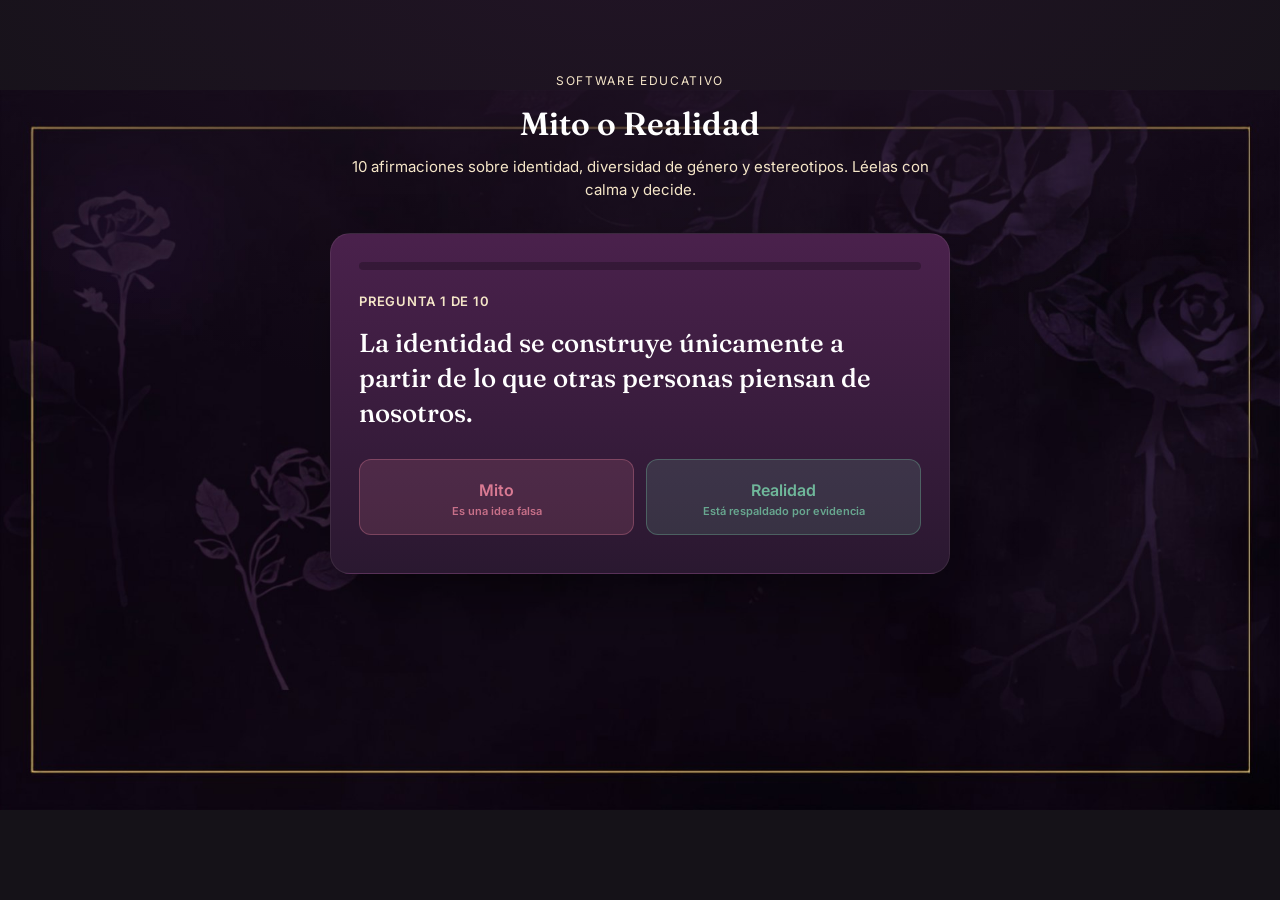
<file: juegosplus/Nivel 1/index.html>
<!DOCTYPE html>
<html lang="es">
<head>
<meta charset="UTF-8">
<meta name="viewport" content="width=device-width, initial-scale=1.0">
<title>Mito o Realidad — Identidad, diversidad de género y estereotipos</title>
<link rel="preconnect" href="https://fonts.googleapis.com">
<link href="https://fonts.googleapis.com/css2?family=Fraunces:opsz,wght@9..144,500;9..144,600&family=Inter:wght@400;500;600;700&display=swap" rel="stylesheet">
<link rel="stylesheet" href="css/estilos.css">
</head>
<body>

<div class="wrap">
  <div class="eyebrow-top">Software educativo</div>
  <h1 class="title display">Mito o Realidad</h1>
  <p class="subtitle">10 afirmaciones sobre identidad, diversidad de género y estereotipos. Léelas con calma y decide.</p>

  <div class="card" id="card">

    <!-- Pantalla de juego -->
    <div id="game">
      <div class="progress-track">
        <div class="progress-fill" id="progressFill"></div>
      </div>

      <div class="eyebrow" id="questionCount">Pregunta 1 de 10</div>
      <div class="statement display" id="statementText" aria-live="polite"></div>

      <div class="actions">
        <button class="choice-btn myth" id="btnMito" onclick="responder(true)">
          <span class="btn-icon" id="iconMito" aria-hidden="true"></span>
          Mito
          <span class="sub">Es una idea falsa</span>
        </button>
        <button class="choice-btn reality" id="btnRealidad" onclick="responder(false)">
          <span class="btn-icon" id="iconRealidad" aria-hidden="true"></span>
          Realidad
          <span class="sub">Está respaldado por evidencia</span>
        </button>
      </div>

      <div class="feedback" id="feedback" aria-live="polite">
        <div class="verdict" id="feedbackVerdict"></div>
        <p id="feedbackText"></p>
      </div>

      <button class="next-btn" id="nextBtn" onclick="siguientePregunta()">Siguiente</button>
    </div>

    <!-- Pantalla de resultados -->
    <div class="results" id="results">
      <div class="eyebrow">Resultado</div>

      <div class="score-ring" id="scoreRing">
        <svg viewBox="0 0 120 120" width="140" height="140" aria-hidden="true">
          <defs>
            <linearGradient id="ringGradient" x1="0%" y1="0%" x2="100%" y2="100%">
              <stop offset="0%" stop-color="#5E2D63"/>
              <stop offset="85%" stop-color="#C9A44C"/>
              <stop offset="100%" stop-color="#E7C56B"/>
            </linearGradient>
          </defs>
          <circle class="ring-track" cx="60" cy="60" r="52"></circle>
          <circle class="ring-fill" id="ringFill" cx="60" cy="60" r="52"></circle>
        </svg>
        <div class="score display" id="scoreText">0/10</div>
      </div>

      <div class="score-label">afirmaciones identificadas correctamente</div>
      <p class="message" id="resultMessage"></p>

      <div class="resources">
        <h3>Para seguir reflexionando</h3>
        <ul>
          <li>Habla sobre estos temas con tu familia, docentes o personas de confianza: conversarlo ayuda a comprenderlo mejor.</li>
          <li>Observa los estereotipos presentes en la publicidad, el cine o las redes sociales que consumes a diario.</li>
          <li>Respetar la identidad y la forma de ser de cada persona es una manera concreta de construir entornos más inclusivos.</li>
        </ul>
      </div>

      <button class="restart-btn" onclick="reiniciarJuego()">Volver a jugar</button>
    </div>

  </div>
</div>

<script src="js/juego.js"></script>

</body>
</html>
</file>
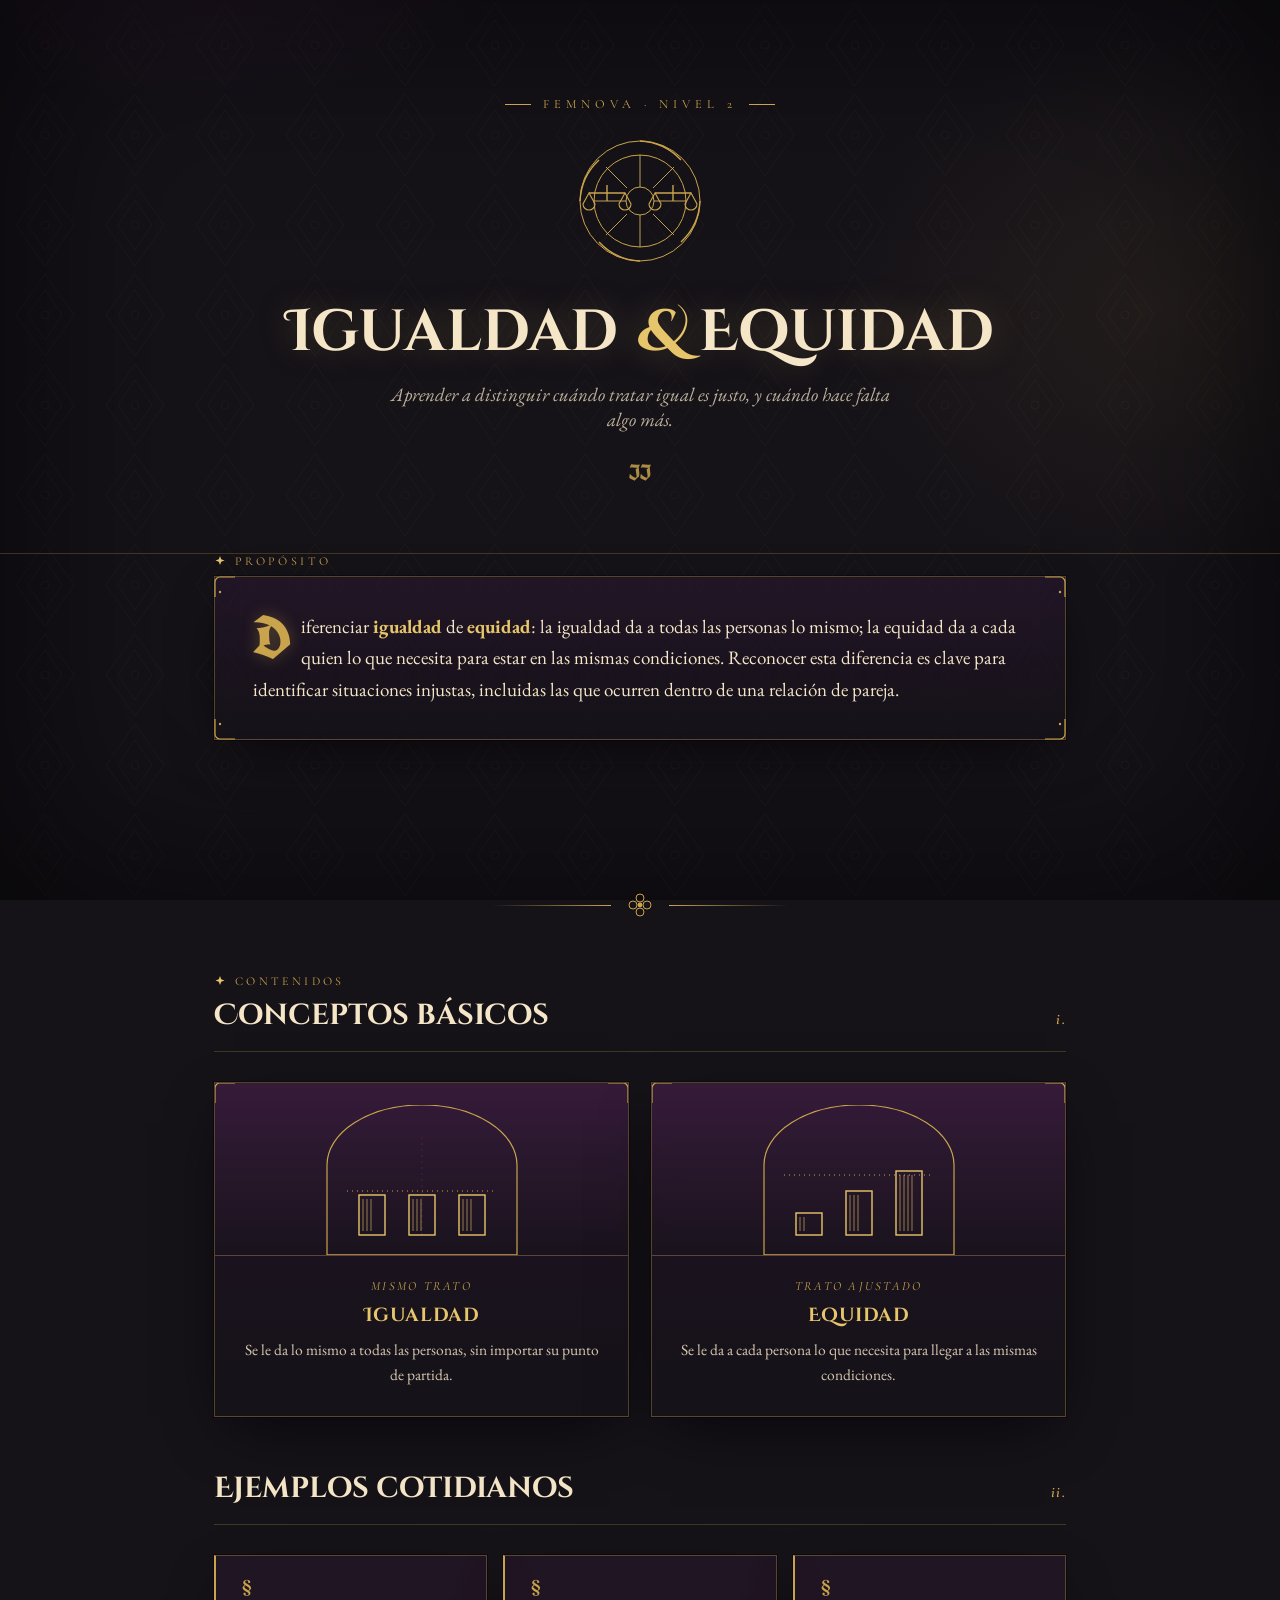
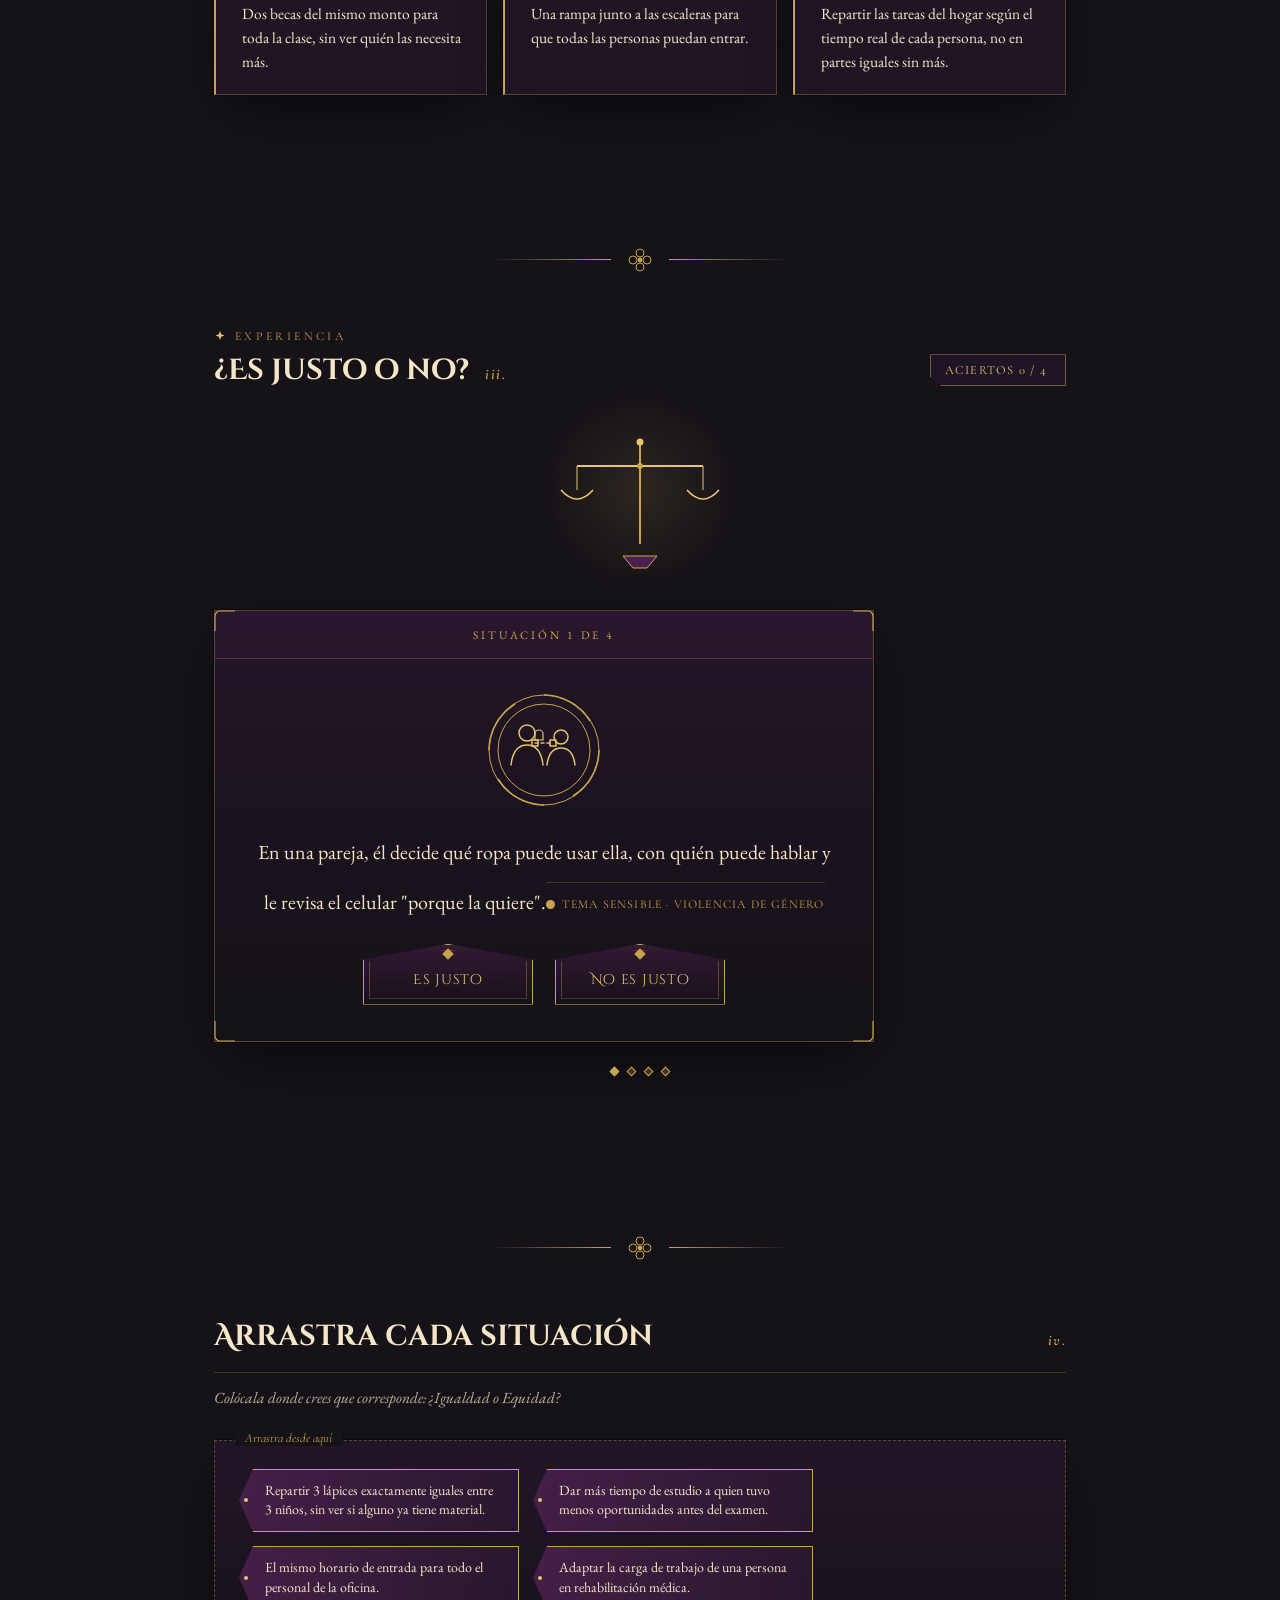
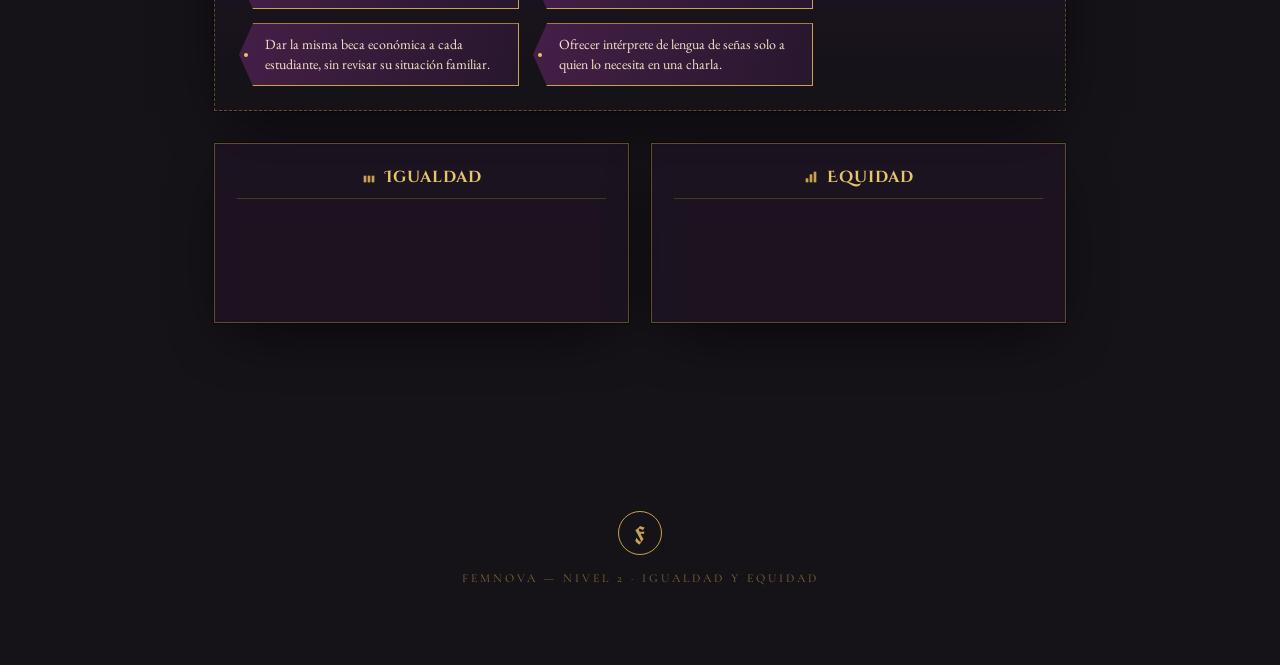
<file: juegosplus/Nivel 2/index.html>
<!DOCTYPE html>
<html lang="es">
<head>
<meta charset="UTF-8">
<meta name="viewport" content="width=device-width, initial-scale=1.0">
<title>FEMNOVA · Nivel 2: Igualdad y Equidad</title>
<link rel="preconnect" href="https://fonts.googleapis.com">
<link href="https://fonts.googleapis.com/css2?family=Cinzel+Decorative:wght@400;700;900&family=Cormorant+Garamond:ital,wght@0,400;0,500;0,600;1,400;1,500&family=EB+Garamond:ital,wght@0,400;0,500;1,400&family=UnifrakturCook:wght@700&display=swap" rel="stylesheet">
<link rel="stylesheet" href="css/estilos.css">
</head>
<body>
<div class="damask"></div>

<main>
<header>
  <div class="kicker-line"><div class="tick"></div><span class="eyebrow">Femnova · Nivel 2</span><div class="tick"></div></div>

  <!-- Rose window: hand-drawn stained-glass style signature illustration -->
  <svg class="rose-window" viewBox="0 0 130 130">
    <g fill="none" stroke="#C9A44C" stroke-width="1">
      <circle cx="65" cy="65" r="60"/>
      <circle cx="65" cy="65" r="46"/>
      <circle cx="65" cy="65" r="14"/>
      <g stroke="#E7C56B" stroke-width="0.8">
        <path d="M65 19 L65 51"/><path d="M65 111 L65 79"/>
        <path d="M19 65 L51 65"/><path d="M111 65 L79 65"/>
        <path d="M31 31 L52 52"/><path d="M99 99 L78 78"/>
        <path d="M99 31 L78 52"/><path d="M31 99 L52 78"/>
      </g>
      <path d="M65 5 A60 60 0 0 1 106 24" stroke-width="1.4"/>
      <path d="M125 65 A60 60 0 0 1 106 106" stroke-width="1.4"/>
      <path d="M65 125 A60 60 0 0 1 24 106" stroke-width="1.4"/>
      <path d="M5 65 A60 60 0 0 1 24 24" stroke-width="1.4"/>
    </g>
    <g fill="#C9A44C">
      <line x1="32" y1="49" x2="32" y2="65" stroke="#C9A44C" stroke-width="1.4"/>
      <line x1="14" y1="57" x2="50" y2="57" stroke="#C9A44C" stroke-width="1.4"/>
      <path d="M14 57 L8 68 A6 6 0 0 0 20 68 Z" stroke="#C9A44C" stroke-width="1.1" fill="none"/>
      <path d="M50 57 L44 68 A6 6 0 0 0 56 68 Z" stroke="#C9A44C" stroke-width="1.1" fill="none"/>
      <line x1="98" y1="49" x2="98" y2="65" stroke="#C9A44C" stroke-width="1.4"/>
      <line x1="80" y1="57" x2="116" y2="57" stroke="#C9A44C" stroke-width="1.4"/>
      <path d="M80 57 L74 68 A6 6 0 0 0 86 68 Z" stroke="#C9A44C" stroke-width="1.1" fill="none"/>
      <path d="M116 57 L110 68 A6 6 0 0 0 122 68 Z" stroke="#C9A44C" stroke-width="1.1" fill="none"/>
    </g>
  </svg>

  <h1 class="title">Igualdad <span class="amp">&</span> Equidad</h1>
  <p class="subtitle">Aprender a distinguir cuándo tratar igual es justo, y cuándo hace falta algo más.</p>
  <div class="roman-tag">II</div>
</header>

<section>
  <div class="section-eyebrow"><svg viewBox="0 0 24 24"><path d="M12 2l2.4 6.6L21 11l-6.6 2.4L12 20l-2.4-6.6L3 11l6.6-2.4z"/></svg>Propósito</div>
  <div class="gothic-frame purpose-box">
    <div class="corner tl"><svg viewBox="0 0 22 22"><path d="M1 21V6a5 5 0 015-5h15" fill="none" stroke="#C9A44C" stroke-width="1.2"/><circle cx="6" cy="16" r="1.2" fill="#C9A44C"/></svg></div>
    <div class="corner tr"><svg viewBox="0 0 22 22"><path d="M1 21V6a5 5 0 015-5h15" fill="none" stroke="#C9A44C" stroke-width="1.2"/><circle cx="6" cy="16" r="1.2" fill="#C9A44C"/></svg></div>
    <div class="corner bl"><svg viewBox="0 0 22 22"><path d="M1 21V6a5 5 0 015-5h15" fill="none" stroke="#C9A44C" stroke-width="1.2"/><circle cx="6" cy="16" r="1.2" fill="#C9A44C"/></svg></div>
    <div class="corner br"><svg viewBox="0 0 22 22"><path d="M1 21V6a5 5 0 015-5h15" fill="none" stroke="#C9A44C" stroke-width="1.2"/><circle cx="6" cy="16" r="1.2" fill="#C9A44C"/></svg></div>
    <span class="dropcap">D</span>iferenciar <strong>igualdad</strong> de <strong>equidad</strong>: la igualdad da a todas las personas lo mismo; la equidad da a cada quien lo que necesita para estar en las mismas condiciones. Reconocer esta diferencia es clave para identificar situaciones injustas, incluidas las que ocurren dentro de una relación de pareja.
  </div>
</section>

<div class="ornament-divider">
  <div class="line"></div>
  <svg width="26" height="26" viewBox="0 0 26 26"><g fill="none" stroke="#C9A44C" stroke-width="1"><circle cx="13" cy="6" r="4"/><circle cx="20" cy="13" r="4"/><circle cx="13" cy="20" r="4"/><circle cx="6" cy="13" r="4"/><circle cx="13" cy="13" r="2.4" fill="#C9A44C" stroke="none"/></g></svg>
  <div class="line right"></div>
</div>

<section>
  <div class="section-eyebrow"><svg viewBox="0 0 24 24"><path d="M12 2l2.4 6.6L21 11l-6.6 2.4L12 20l-2.4-6.6L3 11l6.6-2.4z"/></svg>Contenidos</div>
  <h2 class="section-title">Conceptos básicos <span class="roman">i.</span></h2>
  <div class="concept-grid">
    <div class="gothic-frame concept-card">
      <div class="corner tl"><svg viewBox="0 0 22 22"><path d="M1 21V6a5 5 0 015-5h15" fill="none" stroke="#C9A44C" stroke-width="1.2"/></svg></div>
      <div class="corner tr"><svg viewBox="0 0 22 22"><path d="M1 21V6a5 5 0 015-5h15" fill="none" stroke="#C9A44C" stroke-width="1.2"/></svg></div>
      <div class="concept-art">
        <svg viewBox="0 0 210 150">
          <path d="M10 150 V60 A95 60 0 0 1 200 60 V150 Z" fill="none" stroke="#C9A44C" stroke-width="1.2"/>
          <line x1="10" y1="150" x2="200" y2="150" stroke="#C9A44C" stroke-width="1.2"/>
          <line x1="105" y1="130" x2="105" y2="30" stroke="#4A214C" stroke-width="1" stroke-dasharray="2 4"/>
          <g stroke="#E7C56B" stroke-width="1.4" fill="none">
            <rect x="42" y="90" width="26" height="40"/>
            <rect x="92" y="90" width="26" height="40"/>
            <rect x="142" y="90" width="26" height="40"/>
          </g>
          <g stroke="#E7C56B" stroke-width="0.6">
            <line x1="46" y1="94" x2="46" y2="126"/><line x1="50" y1="94" x2="50" y2="126"/><line x1="54" y1="94" x2="54" y2="126"/>
            <line x1="96" y1="94" x2="96" y2="126"/><line x1="100" y1="94" x2="100" y2="126"/><line x1="104" y1="94" x2="104" y2="126"/>
            <line x1="146" y1="94" x2="146" y2="126"/><line x1="150" y1="94" x2="150" y2="126"/><line x1="154" y1="94" x2="154" y2="126"/>
          </g>
          <line x1="30" y1="86" x2="180" y2="86" stroke="#C9A44C" stroke-width="1" stroke-dasharray="1 4"/>
        </svg>
      </div>
      <div class="concept-body">
        <span class="versus">Mismo trato</span>
        <h3>Igualdad</h3>
        <p>Se le da lo mismo a todas las personas, sin importar su punto de partida.</p>
      </div>
    </div>

    <div class="gothic-frame concept-card">
      <div class="corner tl"><svg viewBox="0 0 22 22"><path d="M1 21V6a5 5 0 015-5h15" fill="none" stroke="#C9A44C" stroke-width="1.2"/></svg></div>
      <div class="corner tr"><svg viewBox="0 0 22 22"><path d="M1 21V6a5 5 0 015-5h15" fill="none" stroke="#C9A44C" stroke-width="1.2"/></svg></div>
      <div class="concept-art">
        <svg viewBox="0 0 210 150">
          <path d="M10 150 V60 A95 60 0 0 1 200 60 V150 Z" fill="none" stroke="#C9A44C" stroke-width="1.2"/>
          <line x1="10" y1="150" x2="200" y2="150" stroke="#C9A44C" stroke-width="1.2"/>
          <line x1="30" y1="70" x2="180" y2="70" stroke="#C9A44C" stroke-width="1" stroke-dasharray="1 4"/>
          <g stroke="#E7C56B" stroke-width="1.4" fill="none">
            <rect x="42" y="108" width="26" height="22"/>
            <rect x="92" y="86" width="26" height="44"/>
            <rect x="142" y="66" width="26" height="64"/>
          </g>
          <g stroke="#E7C56B" stroke-width="0.6">
            <line x1="46" y1="112" x2="46" y2="126"/><line x1="50" y1="112" x2="50" y2="126"/>
            <line x1="96" y1="90" x2="96" y2="126"/><line x1="100" y1="90" x2="100" y2="126"/><line x1="104" y1="90" x2="104" y2="126"/>
            <line x1="146" y1="70" x2="146" y2="126"/><line x1="150" y1="70" x2="150" y2="126"/><line x1="154" y1="70" x2="154" y2="126"/><line x1="158" y1="70" x2="158" y2="126"/>
          </g>
        </svg>
      </div>
      <div class="concept-body">
        <span class="versus">Trato ajustado</span>
        <h3>Equidad</h3>
        <p>Se le da a cada persona lo que necesita para llegar a las mismas condiciones.</p>
      </div>
    </div>
  </div>

  <h2 class="section-title" style="margin-top:52px;">Ejemplos cotidianos <span class="roman">ii.</span></h2>
  <div class="examples-row">
    <div class="gothic-frame example-chip"><span class="mark">§</span>Dos becas del mismo monto para toda la clase, sin ver quién las necesita más.</div>
    <div class="gothic-frame example-chip"><span class="mark">§</span>Una rampa junto a las escaleras para que todas las personas puedan entrar.</div>
    <div class="gothic-frame example-chip"><span class="mark">§</span>Repartir las tareas del hogar según el tiempo real de cada persona, no en partes iguales sin más.</div>
  </div>
</section>

<div class="ornament-divider">
  <div class="line"></div>
  <svg width="26" height="26" viewBox="0 0 26 26"><g fill="none" stroke="#C9A44C" stroke-width="1"><circle cx="13" cy="6" r="4"/><circle cx="20" cy="13" r="4"/><circle cx="13" cy="20" r="4"/><circle cx="6" cy="13" r="4"/><circle cx="13" cy="13" r="2.4" fill="#C9A44C" stroke="none"/></g></svg>
  <div class="line right"></div>
</div>

<section>
  <div class="section-eyebrow"><svg viewBox="0 0 24 24"><path d="M12 2l2.4 6.6L21 11l-6.6 2.4L12 20l-2.4-6.6L3 11l6.6-2.4z"/></svg>Experiencia</div>
  <div class="activity-header-row">
    <h2 class="section-title" style="border:none; padding:0; margin:0;">¿Es justo o no? <span class="roman">iii.</span></h2>
    <div class="score-tag" id="scorePill">Aciertos 0 / 4</div>
  </div>

  <div class="balance-stage">
    <div class="balance-glow"></div>
    <svg id="scaleSvg" viewBox="0 0 170 140">
      <line x1="85" y1="10" x2="85" y2="112" stroke="#C9A44C" stroke-width="2"/>
      <circle cx="85" cy="10" r="3.5" fill="#E7C56B"/>
      <polygon points="68,124 102,124 92,136 78,136" fill="#4A214C" stroke="#C9A44C" stroke-width="1"/>
      <g class="beam" id="beam">
        <line x1="22" y1="34" x2="148" y2="34" stroke="#E7C56B" stroke-width="2"/>
        <circle cx="85" cy="34" r="3" fill="#C9A44C"/>
        <g class="pan" id="panL">
          <line x1="22" y1="34" x2="22" y2="58" stroke="#E7C56B" stroke-width="1"/>
          <path d="M6 58 Q22 76 38 58" fill="none" stroke="#E7C56B" stroke-width="1.6"/>
        </g>
        <g class="pan" id="panR">
          <line x1="148" y1="34" x2="148" y2="58" stroke="#E7C56B" stroke-width="1"/>
          <path d="M132 58 Q148 76 164 58" fill="none" stroke="#E7C56B" stroke-width="1.6"/>
        </g>
      </g>
    </svg>
  </div>

  <div class="gothic-frame scenario-card" id="scenarioCard">
    <div class="corner tl"><svg viewBox="0 0 22 22"><path d="M1 21V6a5 5 0 015-5h15" fill="none" stroke="#C9A44C" stroke-width="1.2"/></svg></div>
    <div class="corner tr"><svg viewBox="0 0 22 22"><path d="M1 21V6a5 5 0 015-5h15" fill="none" stroke="#C9A44C" stroke-width="1.2"/></svg></div>
    <div class="corner bl"><svg viewBox="0 0 22 22"><path d="M1 21V6a5 5 0 015-5h15" fill="none" stroke="#C9A44C" stroke-width="1.2"/></svg></div>
    <div class="corner br"><svg viewBox="0 0 22 22"><path d="M1 21V6a5 5 0 015-5h15" fill="none" stroke="#C9A44C" stroke-width="1.2"/></svg></div>
    <div class="scenario-top">
      <div class="scenario-count">Situación <span id="scCurrent">1</span> de <span id="scTotal">4</span></div>
    </div>
    <div class="scenario-body">
      <svg class="medallion" id="scenarioIcon" viewBox="0 0 118 118"></svg>
      <div class="scenario-text" id="scenarioText"></div>
      <div class="choice-row" id="choiceRow">
        <button class="arch-btn" data-choice="justo"><span class="frame"></span><span class="keystone"></span>Es justo</button>
        <button class="arch-btn" data-choice="injusto"><span class="frame"></span><span class="keystone"></span>No es justo</button>
      </div>
      <div class="feedback" id="feedback"></div>
      <button class="next-btn" id="nextBtn">Siguiente →</button>
    </div>
  </div>

  <div class="dots" id="dots"></div>

  <div class="seal" id="seal">
    <div class="roman-num" id="sealScore">4/4</div>
    <div class="seal-label">Completo</div>
  </div>
</section>

<div class="ornament-divider">
  <div class="line"></div>
  <svg width="26" height="26" viewBox="0 0 26 26"><g fill="none" stroke="#C9A44C" stroke-width="1"><circle cx="13" cy="6" r="4"/><circle cx="20" cy="13" r="4"/><circle cx="13" cy="20" r="4"/><circle cx="6" cy="13" r="4"/><circle cx="13" cy="13" r="2.4" fill="#C9A44C" stroke="none"/></g></svg>
  <div class="line right"></div>
</div>

<section>
  <h2 class="section-title">Arrastra cada situación <span class="roman">iv.</span></h2>
  <p style="margin-top:-16px; margin-bottom:26px; color:rgba(245,230,200,.75); font-size:15.5px; font-style:italic;">Colócala donde crees que corresponde: ¿Igualdad o Equidad?</p>

  <div class="drag-wrap">
    <div class="pool gothic-frame" id="pool"><span class="pool-label">Arrastra desde aquí</span></div>
    <div class="drop-zones">
      <div class="gothic-frame drop-zone" id="zoneIgualdad" data-zone="igualdad">
        <h4><svg viewBox="0 0 24 24"><rect x="4" y="10" width="4" height="10"/><rect x="10" y="10" width="4" height="10"/><rect x="16" y="10" width="4" height="10"/></svg>Igualdad</h4>
        <div class="zone-items" id="itemsIgualdad"></div>
      </div>
      <div class="gothic-frame drop-zone" id="zoneEquidad" data-zone="equidad">
        <h4><svg viewBox="0 0 24 24"><rect x="4" y="14" width="4" height="6"/><rect x="10" y="8" width="4" height="12"/><rect x="16" y="4" width="4" height="16"/></svg>Equidad</h4>
        <div class="zone-items" id="itemsEquidad"></div>
      </div>
    </div>
    <div class="drag-status" id="dragStatus"></div>
  </div>
</section>

<footer>
  <div class="footer-monogram">F</div>
  <div class="foot-text">Femnova — Nivel 2 · Igualdad y Equidad</div>
</footer>
</main>

<script src="js/juego.js"></script>
</body>
</html>
</file>
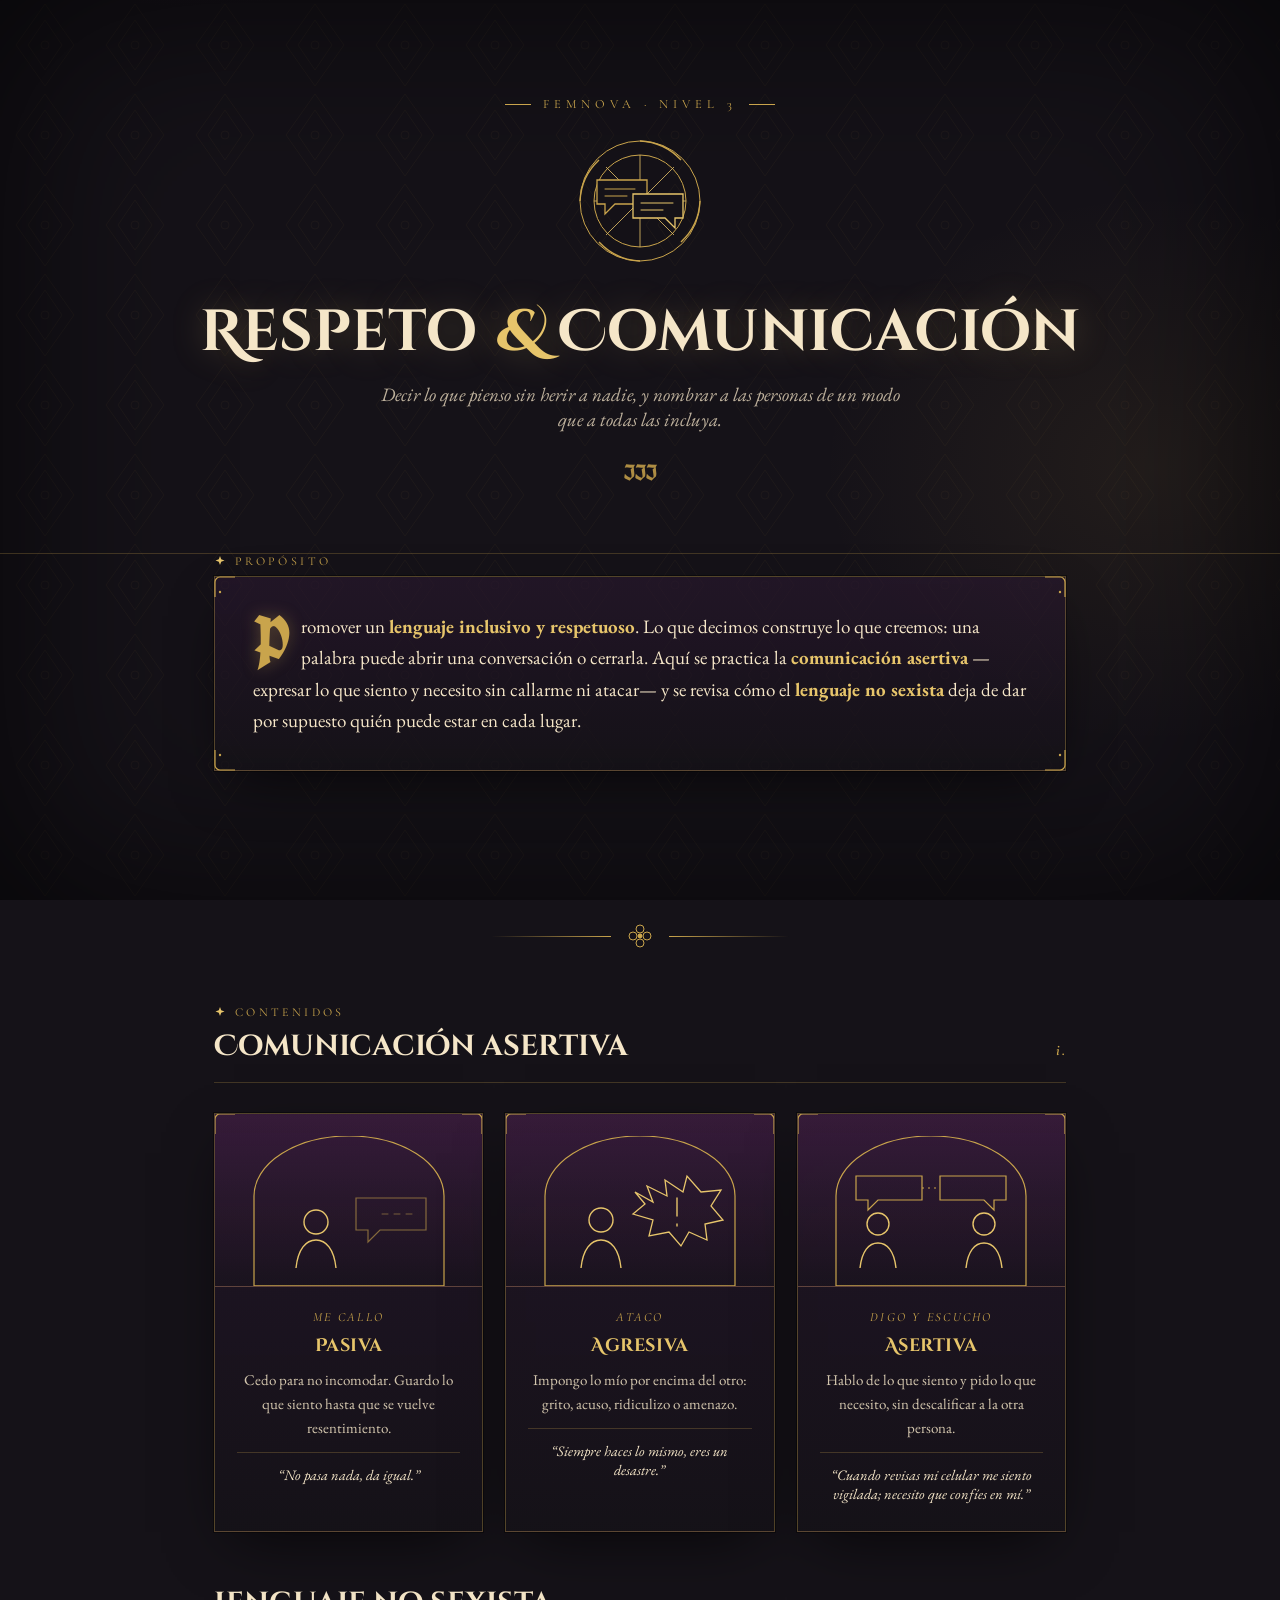
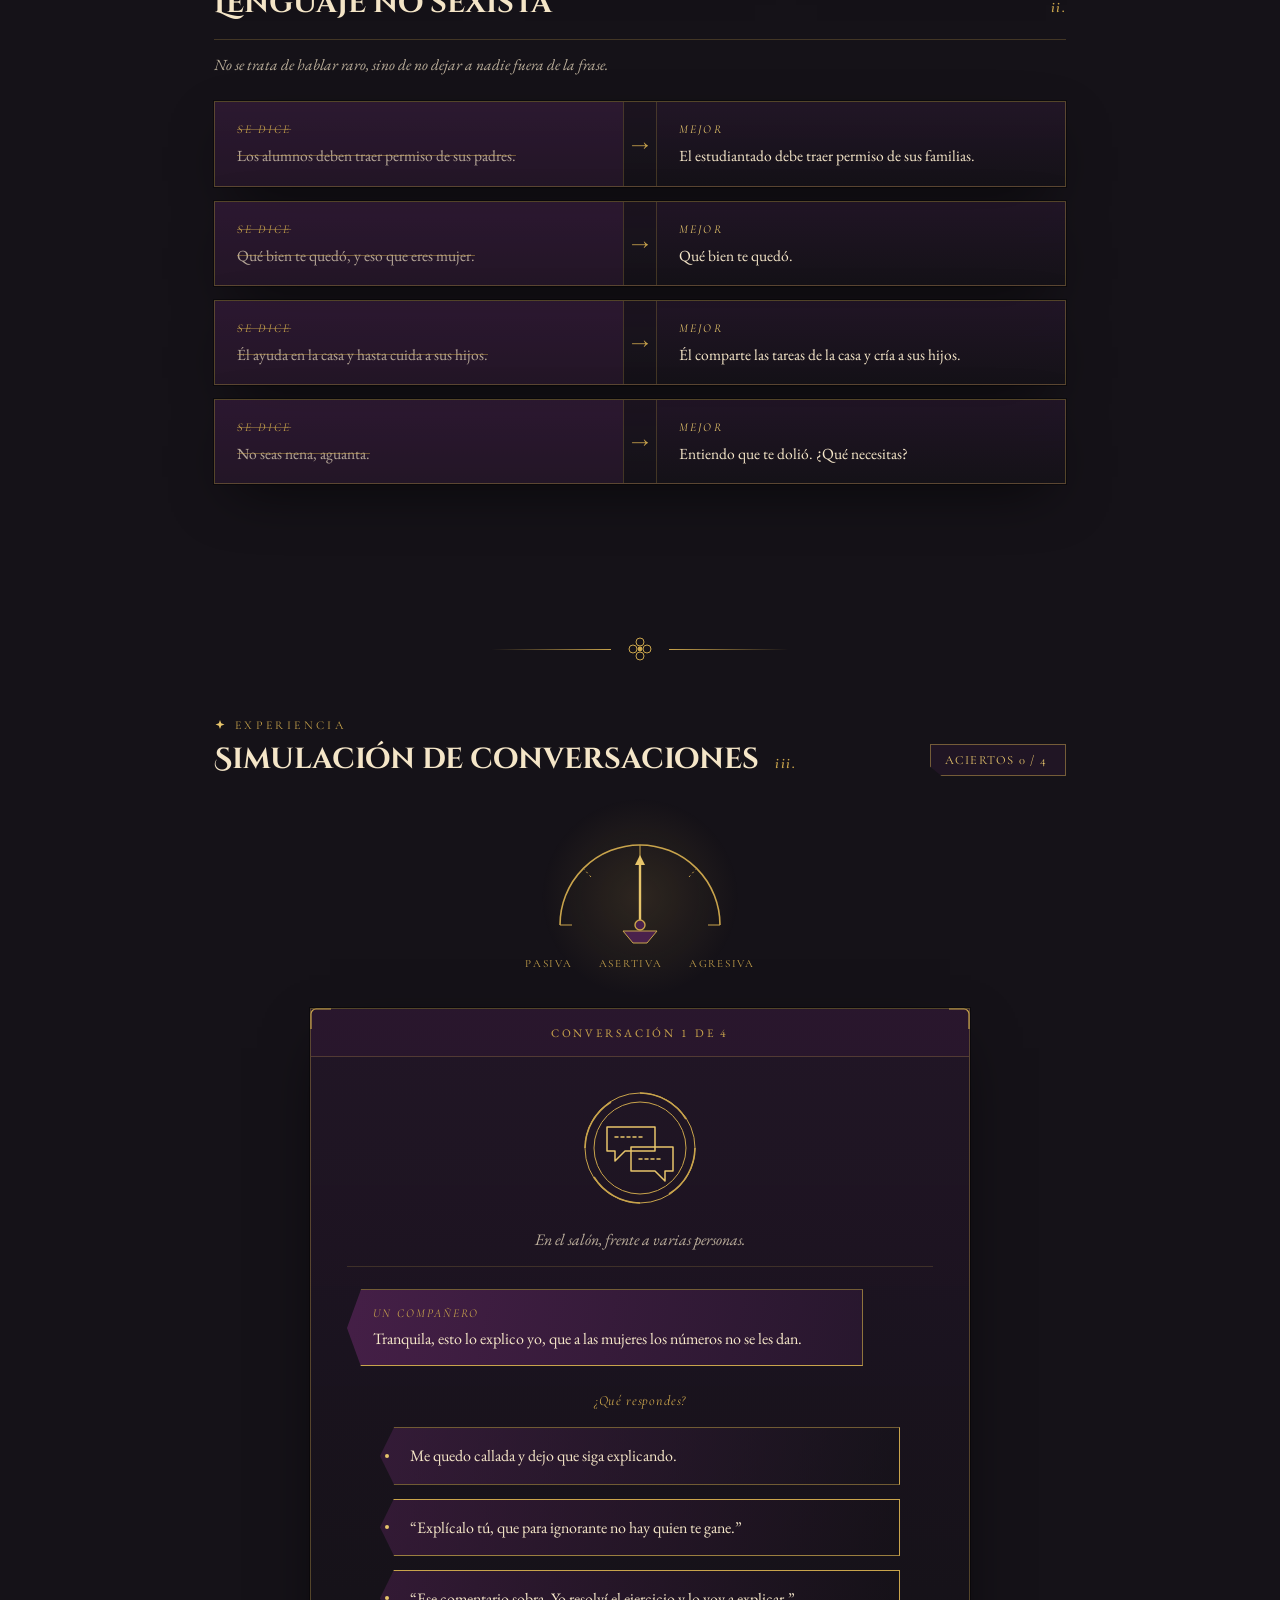
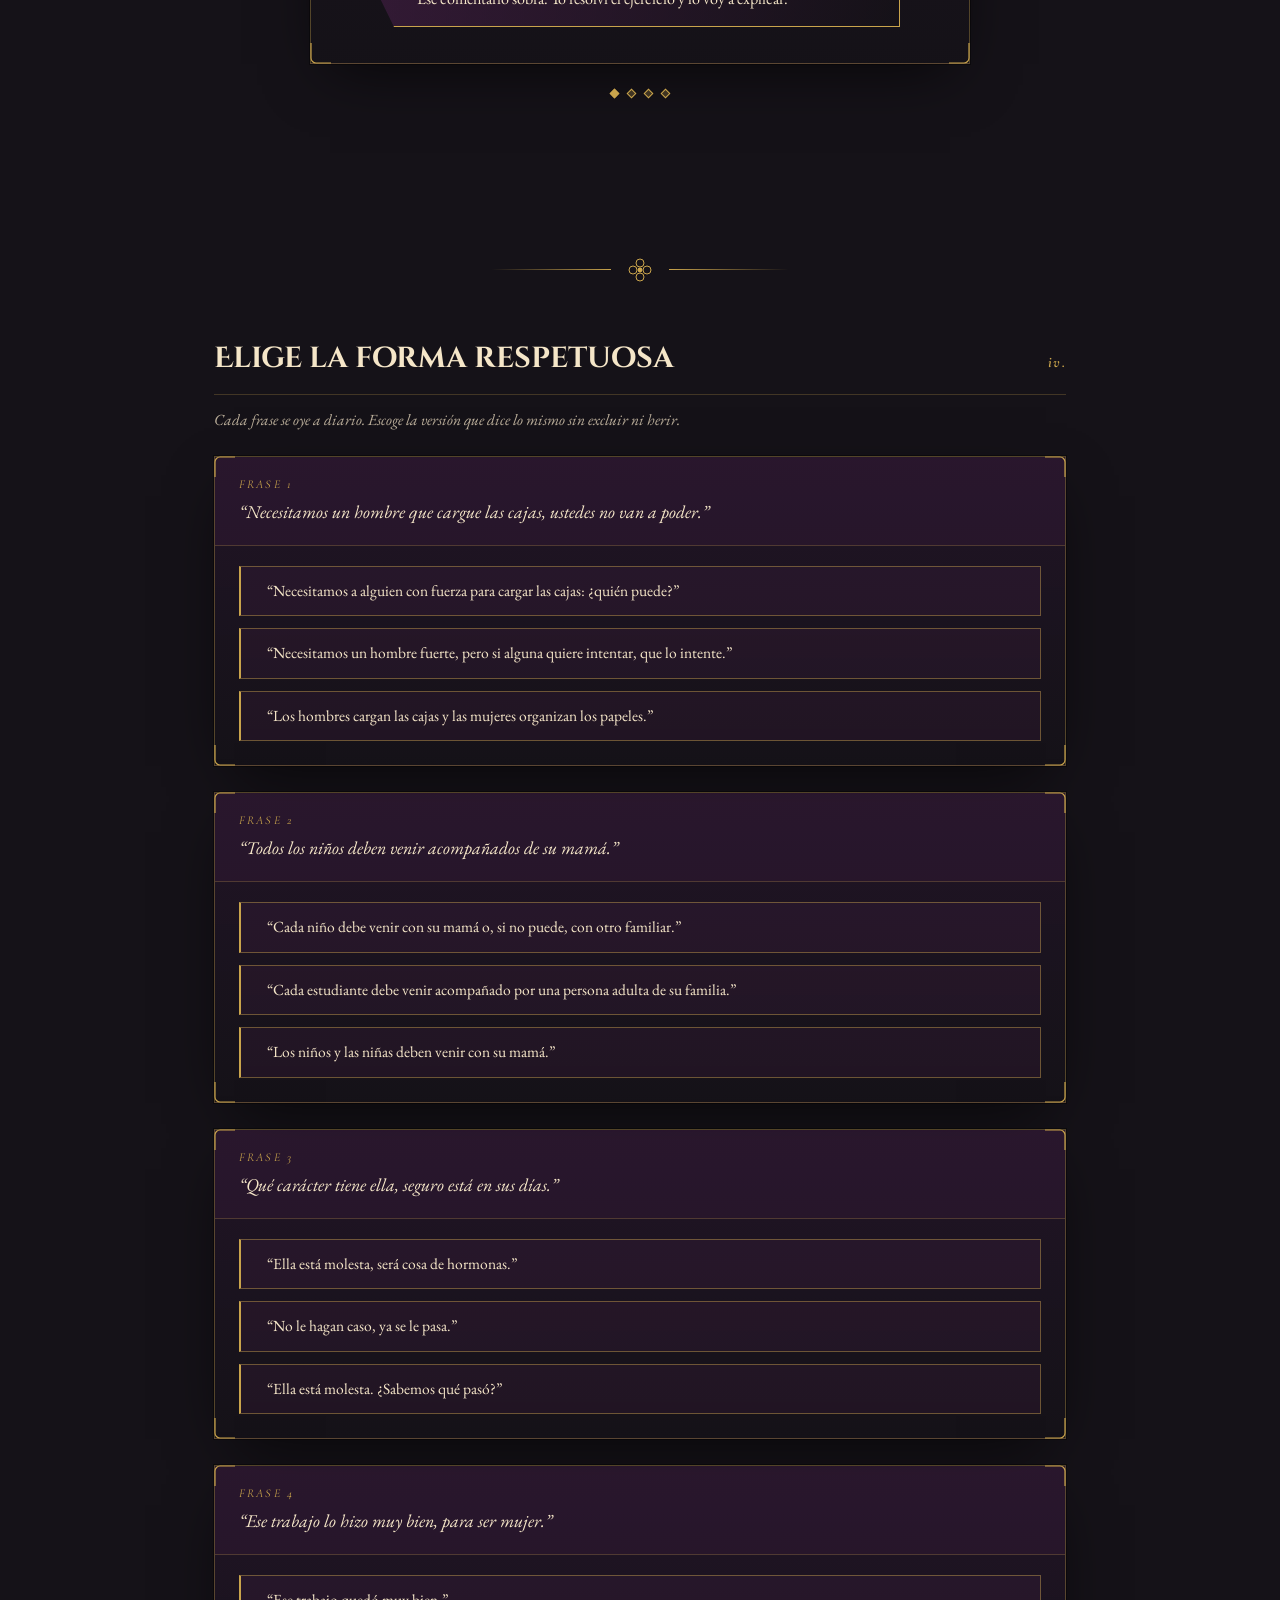
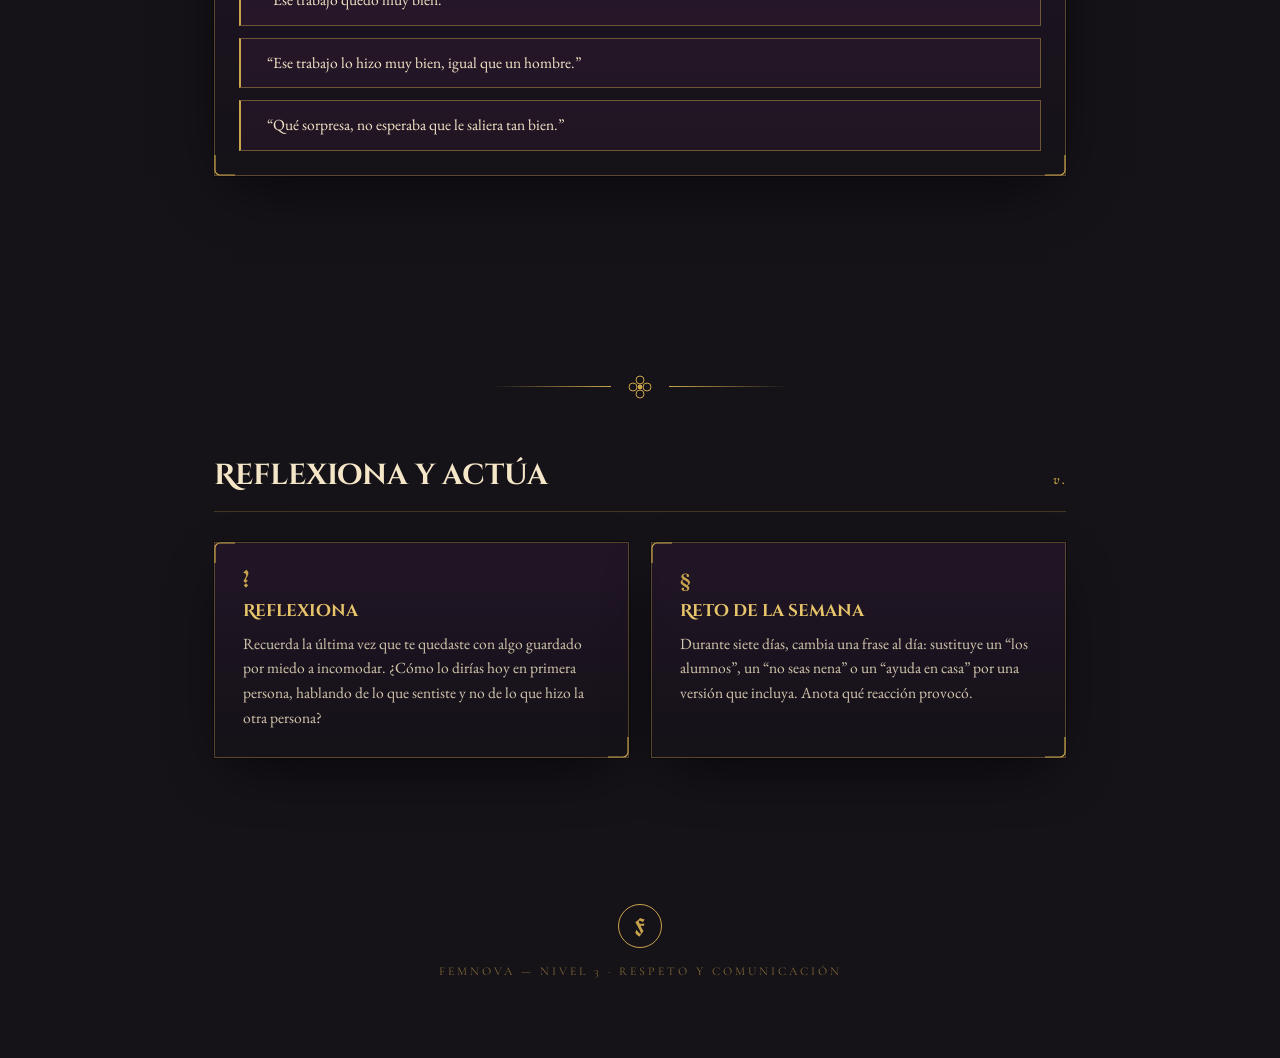
<file: juegosplus/Nivel 3/index.html>
<!DOCTYPE html>
<html lang="es">
<head>
<meta charset="UTF-8">
<meta name="viewport" content="width=device-width, initial-scale=1.0">
<title>FEMNOVA · Nivel 3: Respeto y Comunicación</title>
<link rel="preconnect" href="https://fonts.googleapis.com">
<link href="https://fonts.googleapis.com/css2?family=Cinzel+Decorative:wght@400;700;900&family=Cormorant+Garamond:ital,wght@0,400;0,500;0,600;1,400;1,500&family=EB+Garamond:ital,wght@0,400;0,500;1,400&family=UnifrakturCook:wght@700&display=swap" rel="stylesheet">
<link rel="stylesheet" href="css/estilos.css">

</head>
<body>
<div class="damask"></div>

<main>
<header>
  <div class="kicker-line"><div class="tick"></div><span class="eyebrow">Femnova · Nivel 3</span><div class="tick"></div></div>

  <!-- Rosetón del diálogo: dos banderolas cruzadas dentro del vitral -->
  <svg class="rose-window" viewBox="0 0 130 130">
    <g fill="none" stroke="#C9A44C" stroke-width="1">
      <circle cx="65" cy="65" r="60"/>
      <circle cx="65" cy="65" r="46"/>
      <g stroke="#E7C56B" stroke-width="0.8">
        <path d="M65 19 L65 111"/>
        <path d="M19 65 L111 65"/>
        <path d="M31 31 L99 99"/>
        <path d="M99 31 L31 99"/>
      </g>
      <path d="M65 5 A60 60 0 0 1 106 24" stroke-width="1.4"/>
      <path d="M125 65 A60 60 0 0 1 106 106" stroke-width="1.4"/>
      <path d="M65 125 A60 60 0 0 1 24 106" stroke-width="1.4"/>
      <path d="M5 65 A60 60 0 0 1 24 24" stroke-width="1.4"/>
    </g>
    <!-- banderolas de diálogo -->
    <g fill="#151218" stroke="#C9A44C" stroke-width="1.3">
      <path d="M22 44 H72 V68 H40 L30 78 V68 H22 Z"/>
    </g>
    <g fill="#151218" stroke="#E7C56B" stroke-width="1.3">
      <path d="M58 58 H108 V82 H100 V92 L90 82 H58 Z"/>
    </g>
    <g stroke="#C9A44C" stroke-width="1" stroke-linecap="round">
      <path d="M30 53 H60"/><path d="M30 60 H52"/>
    </g>
    <g stroke="#E7C56B" stroke-width="1" stroke-linecap="round">
      <path d="M66 67 H98"/><path d="M66 74 H88"/>
    </g>
  </svg>

  <h1 class="title">Respeto <span class="amp">&</span> Comunicación</h1>
  <p class="subtitle">Decir lo que pienso sin herir a nadie, y nombrar a las personas de un modo que a todas las incluya.</p>
  <div class="roman-tag">III</div>
</header>

<section>
  <div class="section-eyebrow"><svg viewBox="0 0 24 24"><path d="M12 2l2.4 6.6L21 11l-6.6 2.4L12 20l-2.4-6.6L3 11l6.6-2.4z"/></svg>Propósito</div>
  <div class="gothic-frame purpose-box">
    <div class="corner tl"><svg viewBox="0 0 22 22"><path d="M1 21V6a5 5 0 015-5h15" fill="none" stroke="#C9A44C" stroke-width="1.2"/><circle cx="6" cy="16" r="1.2" fill="#C9A44C"/></svg></div>
    <div class="corner tr"><svg viewBox="0 0 22 22"><path d="M1 21V6a5 5 0 015-5h15" fill="none" stroke="#C9A44C" stroke-width="1.2"/><circle cx="6" cy="16" r="1.2" fill="#C9A44C"/></svg></div>
    <div class="corner bl"><svg viewBox="0 0 22 22"><path d="M1 21V6a5 5 0 015-5h15" fill="none" stroke="#C9A44C" stroke-width="1.2"/><circle cx="6" cy="16" r="1.2" fill="#C9A44C"/></svg></div>
    <div class="corner br"><svg viewBox="0 0 22 22"><path d="M1 21V6a5 5 0 015-5h15" fill="none" stroke="#C9A44C" stroke-width="1.2"/><circle cx="6" cy="16" r="1.2" fill="#C9A44C"/></svg></div>
    <span class="dropcap">P</span>romover un <strong>lenguaje inclusivo y respetuoso</strong>. Lo que decimos construye lo que creemos: una palabra puede abrir una conversación o cerrarla. Aquí se practica la <strong>comunicación asertiva</strong> —expresar lo que siento y necesito sin callarme ni atacar— y se revisa cómo el <strong>lenguaje no sexista</strong> deja de dar por supuesto quién puede estar en cada lugar.
  </div>
</section>

<div class="ornament-divider">
  <div class="line"></div>
  <svg width="26" height="26" viewBox="0 0 26 26"><g fill="none" stroke="#C9A44C" stroke-width="1"><circle cx="13" cy="6" r="4"/><circle cx="20" cy="13" r="4"/><circle cx="13" cy="20" r="4"/><circle cx="6" cy="13" r="4"/><circle cx="13" cy="13" r="2.4" fill="#C9A44C" stroke="none"/></g></svg>
  <div class="line right"></div>
</div>

<section>
  <div class="section-eyebrow"><svg viewBox="0 0 24 24"><path d="M12 2l2.4 6.6L21 11l-6.6 2.4L12 20l-2.4-6.6L3 11l6.6-2.4z"/></svg>Contenidos</div>
  <h2 class="section-title">Comunicación asertiva <span class="roman">i.</span></h2>
  <div class="concept-grid">

    <div class="gothic-frame concept-card">
      <div class="corner tl"><svg viewBox="0 0 22 22"><path d="M1 21V6a5 5 0 015-5h15" fill="none" stroke="#C9A44C" stroke-width="1.2"/></svg></div>
      <div class="corner tr"><svg viewBox="0 0 22 22"><path d="M1 21V6a5 5 0 015-5h15" fill="none" stroke="#C9A44C" stroke-width="1.2"/></svg></div>
      <div class="concept-art">
        <svg viewBox="0 0 210 150">
          <path d="M10 150 V60 A95 60 0 0 1 200 60 V150 Z" fill="none" stroke="#C9A44C" stroke-width="1.2"/>
          <line x1="10" y1="150" x2="200" y2="150" stroke="#C9A44C" stroke-width="1.2"/>
          <!-- figura encogida y banderola vacía -->
          <g stroke="#E7C56B" stroke-width="1.4" fill="none">
            <circle cx="72" cy="86" r="12"/>
            <path d="M52 132c2-19 10-28 20-28s18 9 20 28"/>
          </g>
          <g stroke="#C9A44C" stroke-width="1.2" fill="none" opacity=".6">
            <path d="M112 62 H182 V94 H136 L124 106 V94 H112 Z"/>
          </g>
          <g stroke="#C9A44C" stroke-width="1" stroke-linecap="round" opacity=".5">
            <path d="M138 78 h6"/><path d="M150 78 h6"/><path d="M162 78 h6"/>
          </g>
        </svg>
      </div>
      <div class="concept-body">
        <span class="versus">Me callo</span>
        <h3>Pasiva</h3>
        <p>Cedo para no incomodar. Guardo lo que siento hasta que se vuelve resentimiento.</p>
        <span class="quote">“No pasa nada, da igual.”</span>
      </div>
    </div>

    <div class="gothic-frame concept-card">
      <div class="corner tl"><svg viewBox="0 0 22 22"><path d="M1 21V6a5 5 0 015-5h15" fill="none" stroke="#C9A44C" stroke-width="1.2"/></svg></div>
      <div class="corner tr"><svg viewBox="0 0 22 22"><path d="M1 21V6a5 5 0 015-5h15" fill="none" stroke="#C9A44C" stroke-width="1.2"/></svg></div>
      <div class="concept-art">
        <svg viewBox="0 0 210 150">
          <path d="M10 150 V60 A95 60 0 0 1 200 60 V150 Z" fill="none" stroke="#C9A44C" stroke-width="1.2"/>
          <line x1="10" y1="150" x2="200" y2="150" stroke="#C9A44C" stroke-width="1.2"/>
          <!-- banderola dentada que invade -->
          <g stroke="#E7C56B" stroke-width="1.4" fill="none">
            <circle cx="66" cy="84" r="12"/>
            <path d="M46 132c2-19 10-28 20-28s18 9 20 28"/>
          </g>
          <g stroke="#E7C56B" stroke-width="1.3" fill="none">
            <path d="M100 56 L118 66 L112 50 L132 60 L130 44 L148 56 L152 40 L166 56 L186 54 L176 70 L188 84 L170 88 L172 104 L154 96 L146 110 L134 96 L114 100 L118 84 L98 78 L110 68 Z"/>
          </g>
          <g stroke="#E7C56B" stroke-width="1.4" stroke-linecap="round">
            <path d="M142 62 v18"/><path d="M142 88 v2"/>
          </g>
        </svg>
      </div>
      <div class="concept-body">
        <span class="versus">Ataco</span>
        <h3>Agresiva</h3>
        <p>Impongo lo mío por encima del otro: grito, acuso, ridiculizo o amenazo.</p>
        <span class="quote">“Siempre haces lo mismo, eres un desastre.”</span>
      </div>
    </div>

    <div class="gothic-frame concept-card">
      <div class="corner tl"><svg viewBox="0 0 22 22"><path d="M1 21V6a5 5 0 015-5h15" fill="none" stroke="#C9A44C" stroke-width="1.2"/></svg></div>
      <div class="corner tr"><svg viewBox="0 0 22 22"><path d="M1 21V6a5 5 0 015-5h15" fill="none" stroke="#C9A44C" stroke-width="1.2"/></svg></div>
      <div class="concept-art">
        <svg viewBox="0 0 210 150">
          <path d="M10 150 V60 A95 60 0 0 1 200 60 V150 Z" fill="none" stroke="#C9A44C" stroke-width="1.2"/>
          <line x1="10" y1="150" x2="200" y2="150" stroke="#C9A44C" stroke-width="1.2"/>
          <!-- dos figuras frente a frente, banderolas del mismo tamaño -->
          <g stroke="#E7C56B" stroke-width="1.4" fill="none">
            <circle cx="52" cy="88" r="11"/>
            <path d="M34 132c1.8-17 9-25 18-25s16.2 8 18 25"/>
            <circle cx="158" cy="88" r="11"/>
            <path d="M140 132c1.8-17 9-25 18-25s16.2 8 18 25"/>
          </g>
          <g stroke="#C9A44C" stroke-width="1.2" fill="none">
            <path d="M30 40 H96 V64 H52 L42 74 V64 H30 Z"/>
            <path d="M114 40 H180 V64 H168 V74 L158 64 H114 Z"/>
          </g>
          <line x1="96" y1="52" x2="114" y2="52" stroke="#C9A44C" stroke-width="1" stroke-dasharray="2 4"/>
        </svg>
      </div>
      <div class="concept-body">
        <span class="versus">Digo y escucho</span>
        <h3>Asertiva</h3>
        <p>Hablo de lo que siento y pido lo que necesito, sin descalificar a la otra persona.</p>
        <span class="quote">“Cuando revisas mi celular me siento vigilada; necesito que confíes en mí.”</span>
      </div>
    </div>
  </div>

  <h2 class="section-title" style="margin-top:52px;">Lenguaje no sexista <span class="roman">ii.</span></h2>
  <p style="margin-top:-16px; margin-bottom:26px; color:rgba(245,230,200,.75); font-size:15.5px; font-style:italic;">No se trata de hablar raro, sino de no dejar a nadie fuera de la frase.</p>
  <div class="lexicon">

    <div class="gothic-frame lex-row">
      <div class="lex-side old"><span class="lex-label">Se dice</span>Los alumnos deben traer permiso de sus padres.</div>
      <div class="lex-arrow">→</div>
      <div class="lex-side new"><span class="lex-label">Mejor</span>El estudiantado debe traer permiso de sus familias.</div>
    </div>

    <div class="gothic-frame lex-row">
      <div class="lex-side old"><span class="lex-label">Se dice</span>Qué bien te quedó, y eso que eres mujer.</div>
      <div class="lex-arrow">→</div>
      <div class="lex-side new"><span class="lex-label">Mejor</span>Qué bien te quedó.</div>
    </div>

    <div class="gothic-frame lex-row">
      <div class="lex-side old"><span class="lex-label">Se dice</span>Él ayuda en la casa y hasta cuida a sus hijos.</div>
      <div class="lex-arrow">→</div>
      <div class="lex-side new"><span class="lex-label">Mejor</span>Él comparte las tareas de la casa y cría a sus hijos.</div>
    </div>

    <div class="gothic-frame lex-row">
      <div class="lex-side old"><span class="lex-label">Se dice</span>No seas nena, aguanta.</div>
      <div class="lex-arrow">→</div>
      <div class="lex-side new"><span class="lex-label">Mejor</span>Entiendo que te dolió. ¿Qué necesitas?</div>
    </div>

  </div>
</section>

<div class="ornament-divider">
  <div class="line"></div>
  <svg width="26" height="26" viewBox="0 0 26 26"><g fill="none" stroke="#C9A44C" stroke-width="1"><circle cx="13" cy="6" r="4"/><circle cx="20" cy="13" r="4"/><circle cx="13" cy="20" r="4"/><circle cx="6" cy="13" r="4"/><circle cx="13" cy="13" r="2.4" fill="#C9A44C" stroke="none"/></g></svg>
  <div class="line right"></div>
</div>

<section>
  <div class="section-eyebrow"><svg viewBox="0 0 24 24"><path d="M12 2l2.4 6.6L21 11l-6.6 2.4L12 20l-2.4-6.6L3 11l6.6-2.4z"/></svg>Experiencia</div>
  <div class="activity-header-row">
    <h2 class="section-title" style="border:none; padding:0; margin:0;">Simulación de conversaciones <span class="roman">iii.</span></h2>
    <div class="score-tag" id="scorePill">Aciertos 0 / 4</div>
  </div>

  <div class="tone-stage">
    <div class="tone-glow"></div>
    <svg id="toneSvg" viewBox="0 0 210 130">
      <path d="M25 104 A80 80 0 0 1 185 104" fill="none" stroke="#C9A44C" stroke-width="1.6"/>
      <g stroke="#C9A44C" stroke-width="1">
        <line x1="25" y1="104" x2="37" y2="104"/>
        <line x1="105" y1="24" x2="105" y2="36"/>
        <line x1="185" y1="104" x2="173" y2="104"/>
        <line x1="48" y1="47" x2="56" y2="56" stroke-dasharray="2 3"/>
        <line x1="162" y1="47" x2="154" y2="56" stroke-dasharray="2 3"/>
      </g>
      <g class="needle" id="needle">
        <line x1="105" y1="104" x2="105" y2="40" stroke="#E7C56B" stroke-width="2.4"/>
        <path d="M105 34 L110 44 L100 44 Z" fill="#E7C56B"/>
      </g>
      <circle cx="105" cy="104" r="5" fill="#4A214C" stroke="#C9A44C" stroke-width="1.4"/>
      <polygon points="88,110 122,110 112,122 98,122" fill="#4A214C" stroke="#C9A44C" stroke-width="1"/>
    </svg>
    <div class="tone-legend"><span>Pasiva</span><span>Asertiva</span><span>Agresiva</span></div>
  </div>

  <div class="gothic-frame scenario-card" id="scenarioCard">
    <div class="corner tl"><svg viewBox="0 0 22 22"><path d="M1 21V6a5 5 0 015-5h15" fill="none" stroke="#C9A44C" stroke-width="1.2"/></svg></div>
    <div class="corner tr"><svg viewBox="0 0 22 22"><path d="M1 21V6a5 5 0 015-5h15" fill="none" stroke="#C9A44C" stroke-width="1.2"/></svg></div>
    <div class="corner bl"><svg viewBox="0 0 22 22"><path d="M1 21V6a5 5 0 015-5h15" fill="none" stroke="#C9A44C" stroke-width="1.2"/></svg></div>
    <div class="corner br"><svg viewBox="0 0 22 22"><path d="M1 21V6a5 5 0 015-5h15" fill="none" stroke="#C9A44C" stroke-width="1.2"/></svg></div>
    <div class="scenario-top">
      <div class="scenario-count">Conversación <span id="scCurrent">1</span> de <span id="scTotal">4</span></div>
    </div>
    <div class="scenario-body">
      <svg class="medallion" id="scenarioIcon" viewBox="0 0 118 118"></svg>
      <div class="scene-setting" id="sceneSetting"></div>
      <div class="dialogue" id="dialogue"></div>
      <div class="prompt-line">¿Qué respondes?</div>
      <div class="choice-col" id="choiceCol"></div>
      <div class="feedback" id="feedback"></div>
      <div style="text-align:center;"><button class="next-btn" id="nextBtn">Siguiente →</button></div>
    </div>
  </div>

  <div class="dots" id="dots"></div>

  <div class="seal" id="seal">
    <div class="roman-num" id="sealScore">4/4</div>
    <div class="seal-label">Completo</div>
  </div>
</section>

<div class="ornament-divider">
  <div class="line"></div>
  <svg width="26" height="26" viewBox="0 0 26 26"><g fill="none" stroke="#C9A44C" stroke-width="1"><circle cx="13" cy="6" r="4"/><circle cx="20" cy="13" r="4"/><circle cx="13" cy="20" r="4"/><circle cx="6" cy="13" r="4"/><circle cx="13" cy="13" r="2.4" fill="#C9A44C" stroke="none"/></g></svg>
  <div class="line right"></div>
</div>

<section>
  <h2 class="section-title">Elige la forma respetuosa <span class="roman">iv.</span></h2>
  <p style="margin-top:-16px; margin-bottom:26px; color:rgba(245,230,200,.75); font-size:15.5px; font-style:italic;">Cada frase se oye a diario. Escoge la versión que dice lo mismo sin excluir ni herir.</p>

  <div class="rewrite-list" id="rewriteList"></div>
  <div class="drag-status" id="rewriteStatus"></div>
</section>

<div class="ornament-divider">
  <div class="line"></div>
  <svg width="26" height="26" viewBox="0 0 26 26"><g fill="none" stroke="#C9A44C" stroke-width="1"><circle cx="13" cy="6" r="4"/><circle cx="20" cy="13" r="4"/><circle cx="13" cy="20" r="4"/><circle cx="6" cy="13" r="4"/><circle cx="13" cy="13" r="2.4" fill="#C9A44C" stroke="none"/></g></svg>
  <div class="line right"></div>
</div>

<section>
  <h2 class="section-title">Reflexiona y actúa <span class="roman">v.</span></h2>
  <div class="closing-grid">
    <div class="gothic-frame closing-card">
      <div class="corner tl"><svg viewBox="0 0 22 22"><path d="M1 21V6a5 5 0 015-5h15" fill="none" stroke="#C9A44C" stroke-width="1.2"/></svg></div>
      <div class="corner br"><svg viewBox="0 0 22 22"><path d="M1 21V6a5 5 0 015-5h15" fill="none" stroke="#C9A44C" stroke-width="1.2"/></svg></div>
      <span class="mark">?</span>
      <h3>Reflexiona</h3>
      <p>Recuerda la última vez que te quedaste con algo guardado por miedo a incomodar. ¿Cómo lo dirías hoy en primera persona, hablando de lo que sentiste y no de lo que hizo la otra persona?</p>
    </div>
    <div class="gothic-frame closing-card">
      <div class="corner tl"><svg viewBox="0 0 22 22"><path d="M1 21V6a5 5 0 015-5h15" fill="none" stroke="#C9A44C" stroke-width="1.2"/></svg></div>
      <div class="corner br"><svg viewBox="0 0 22 22"><path d="M1 21V6a5 5 0 015-5h15" fill="none" stroke="#C9A44C" stroke-width="1.2"/></svg></div>
      <span class="mark">§</span>
      <h3>Reto de la semana</h3>
      <p>Durante siete días, cambia una frase al día: sustituye un “los alumnos”, un “no seas nena” o un “ayuda en casa” por una versión que incluya. Anota qué reacción provocó.</p>
    </div>
  </div>
</section>

<footer>
  <div class="footer-monogram">F</div>
  <div class="foot-text">Femnova — Nivel 3 · Respeto y Comunicación</div>
</footer>
</main>

<script src="js/app.js"></script>

</body>
</html>
</file>
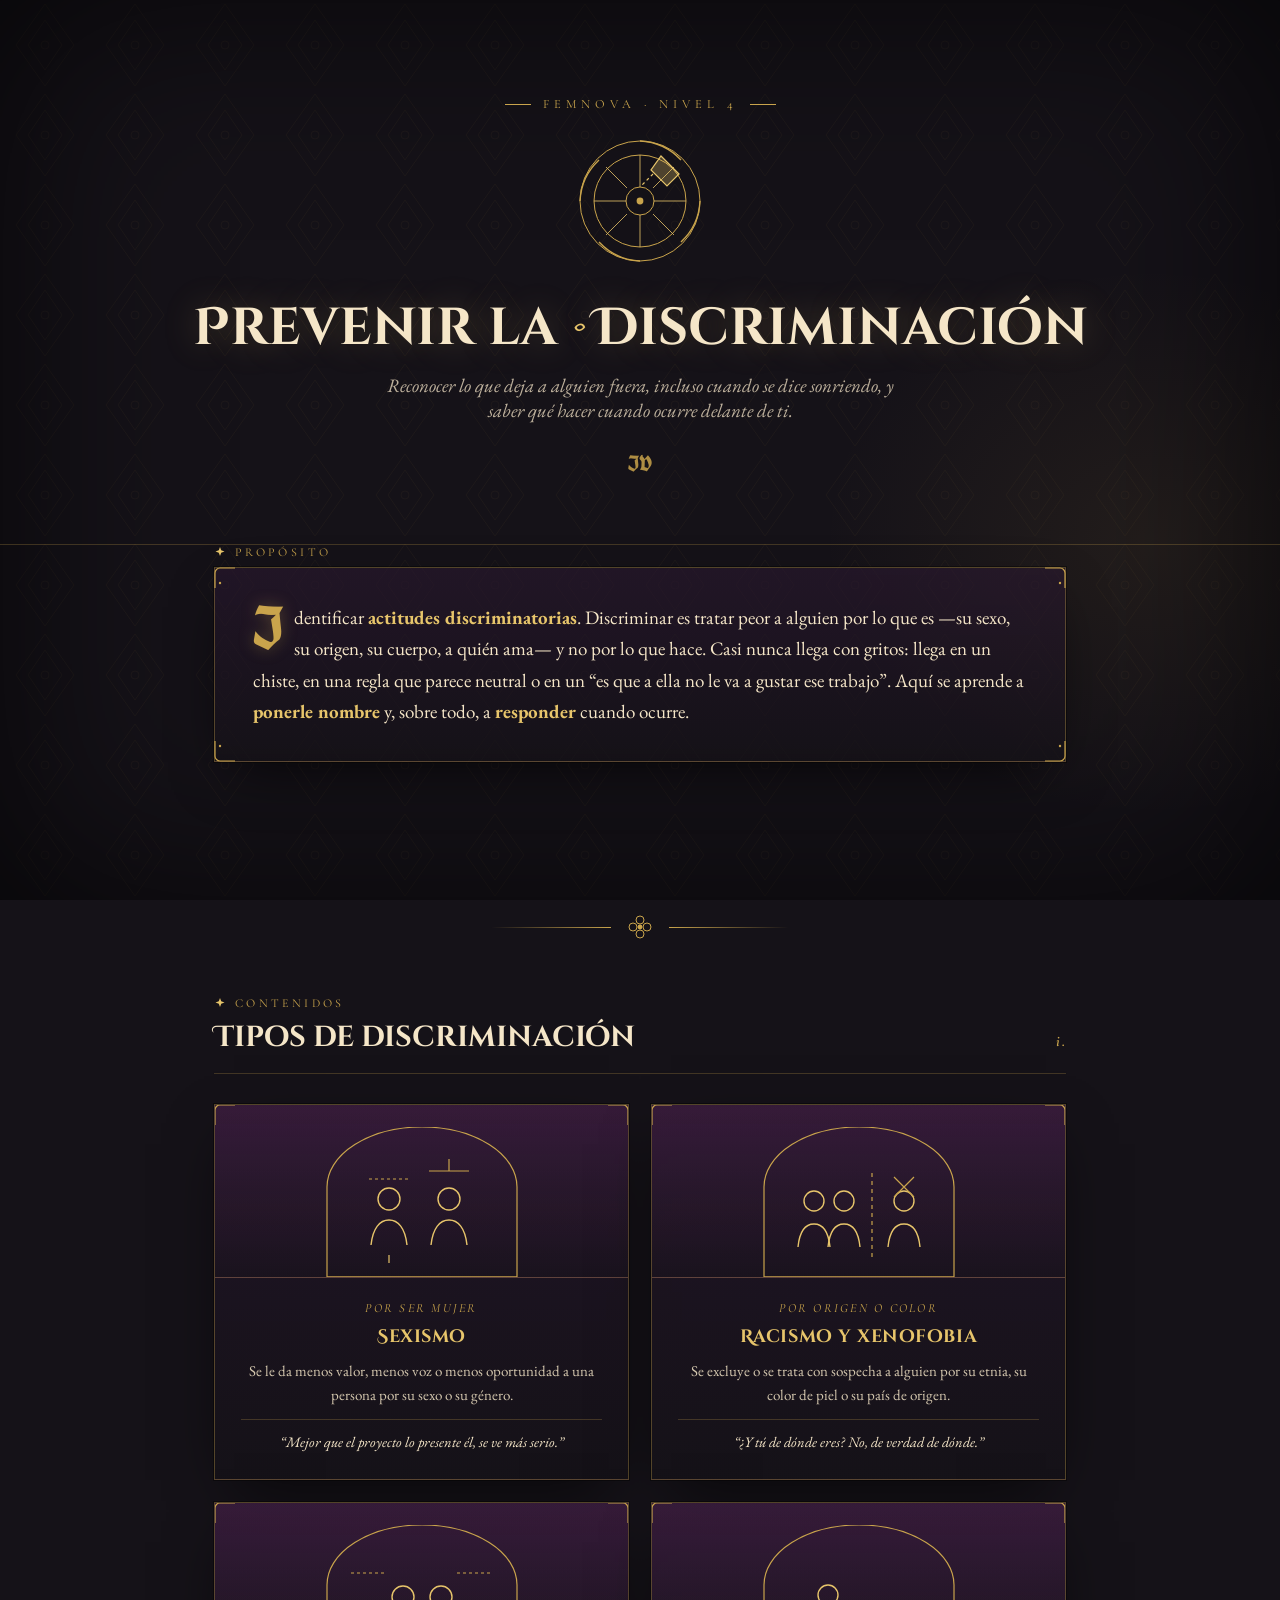
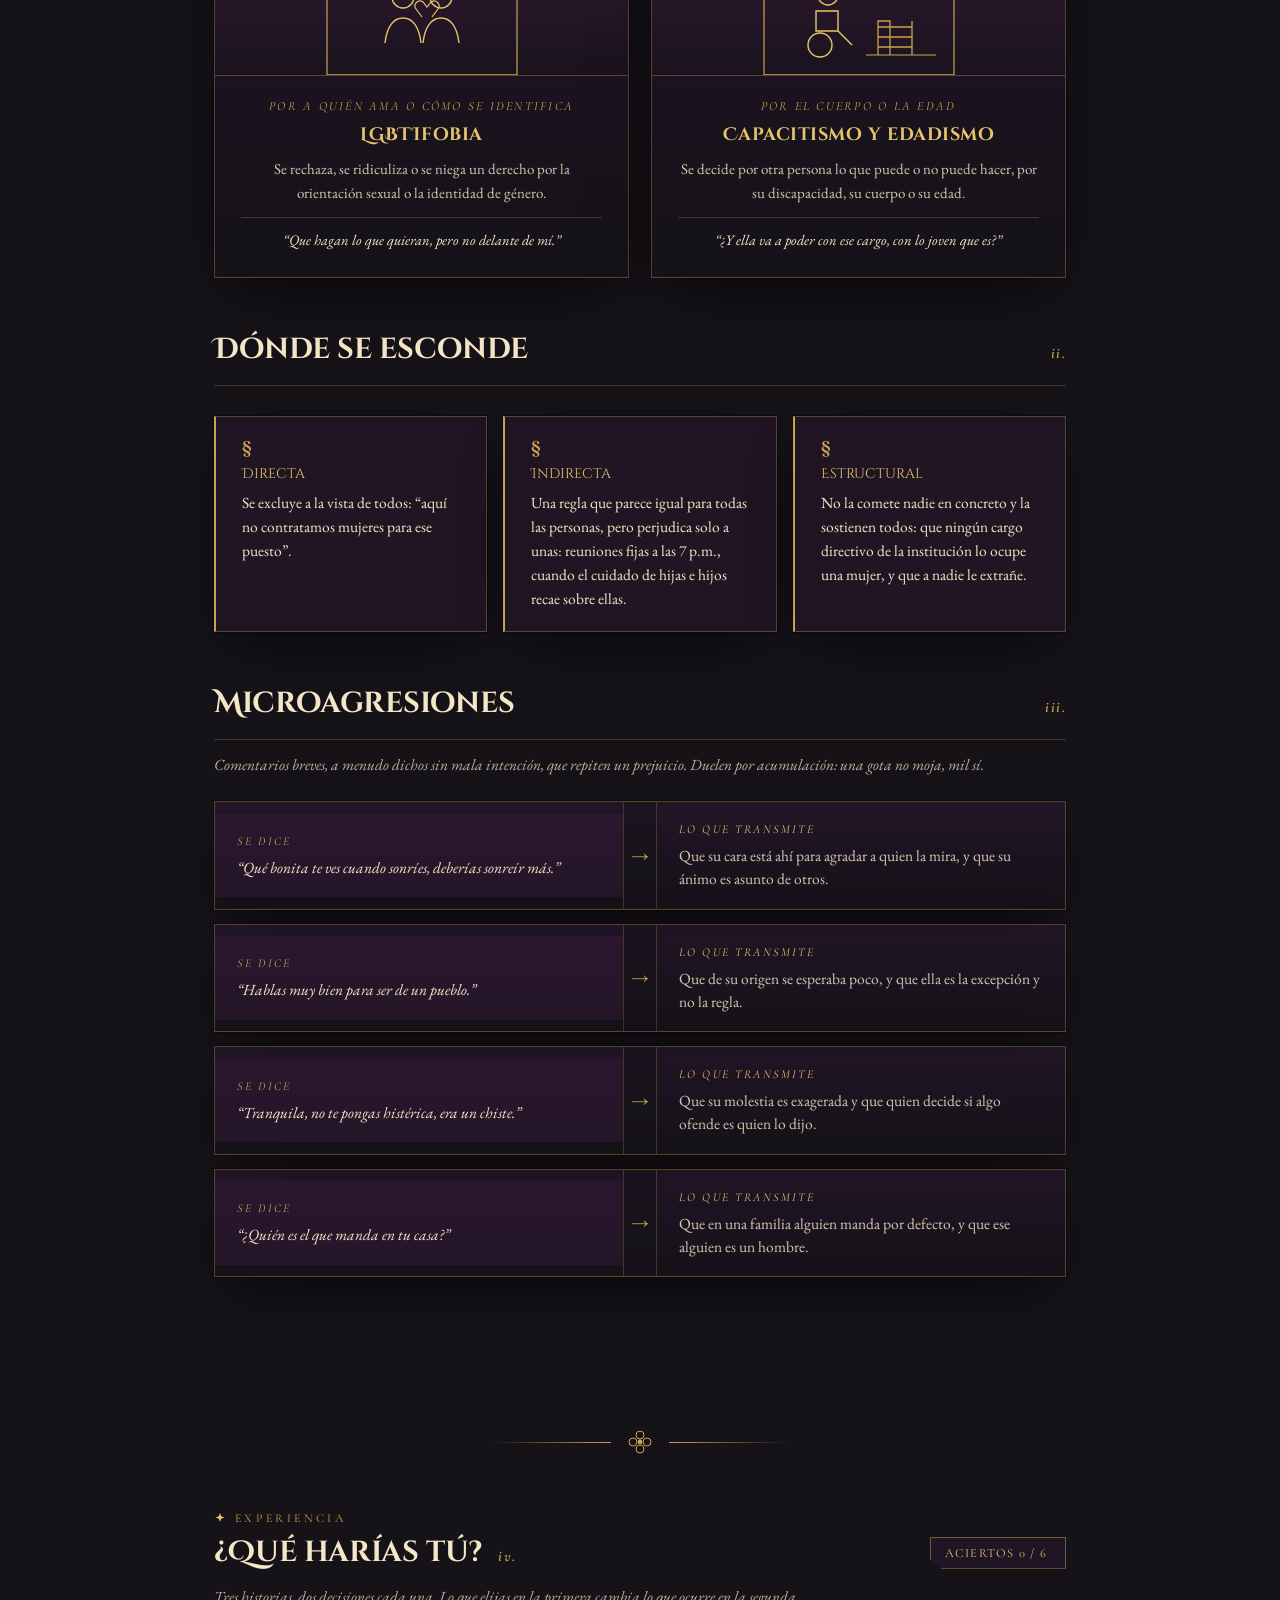
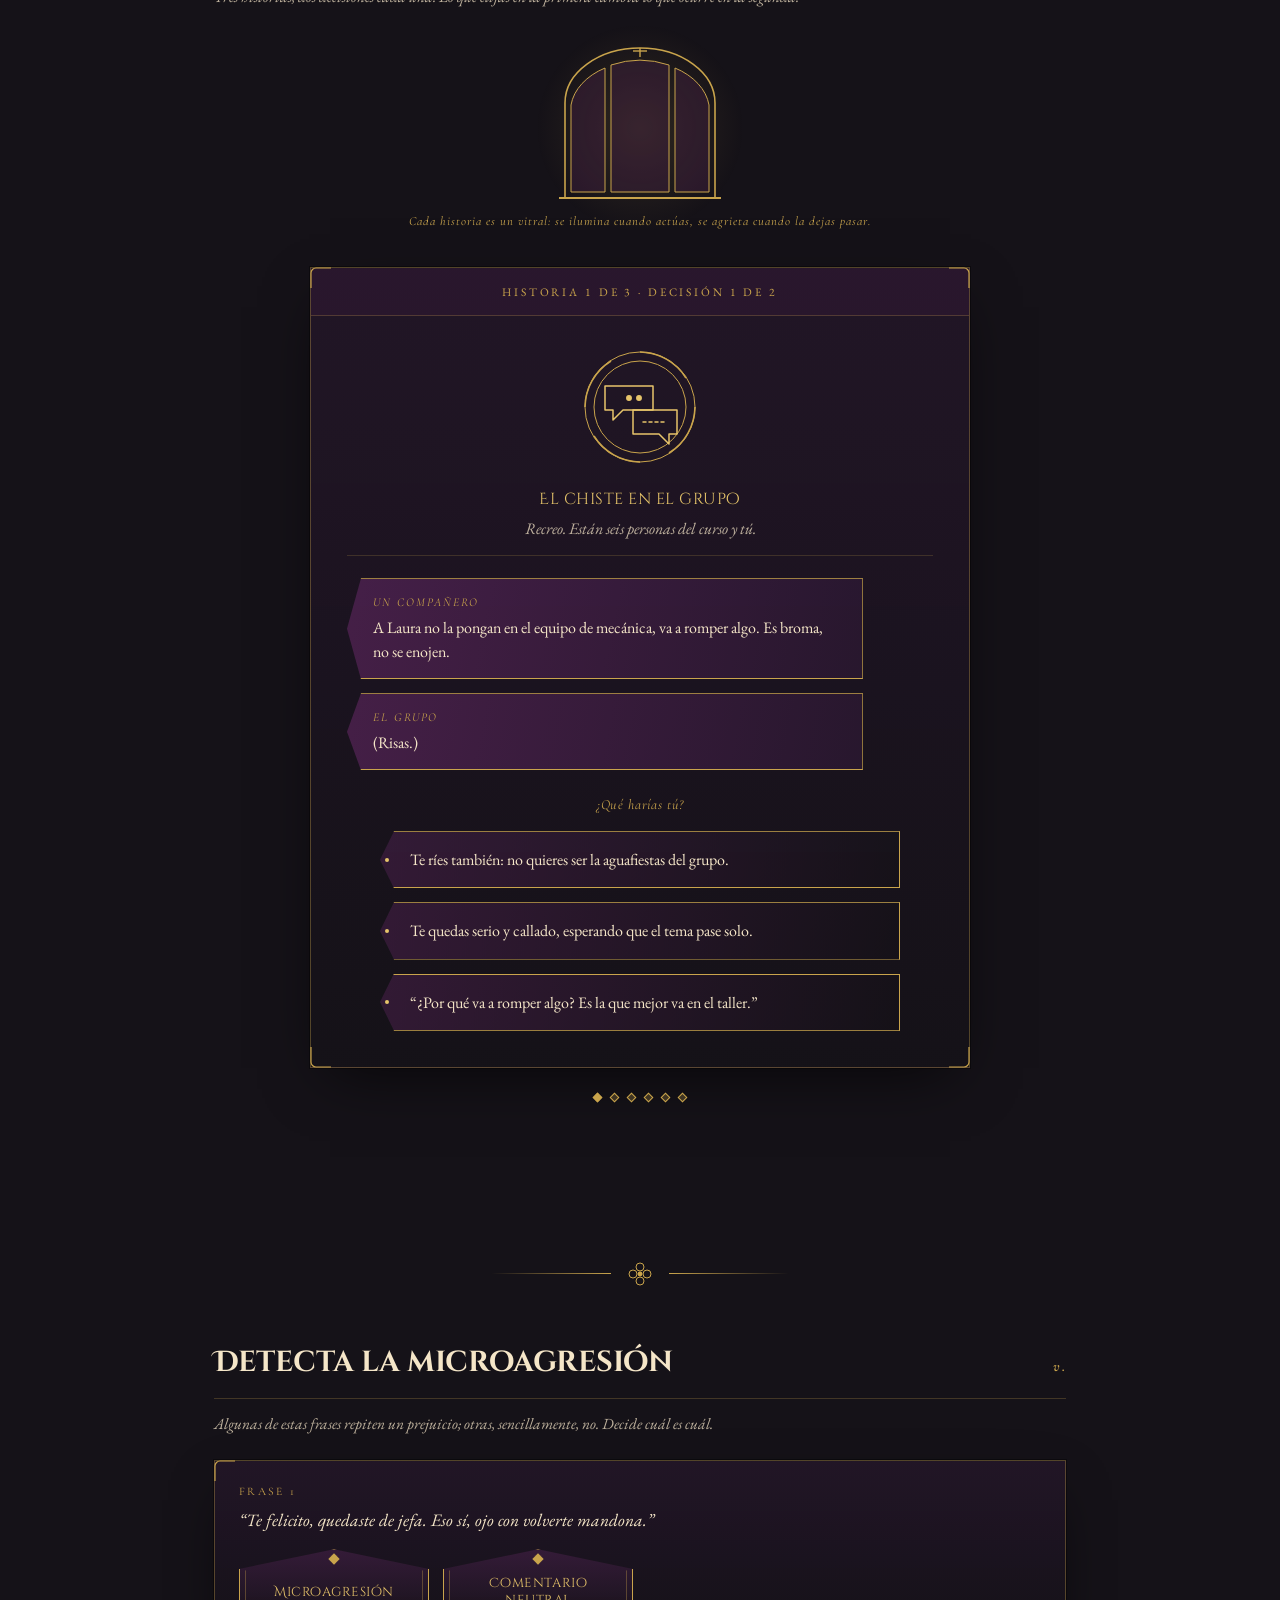
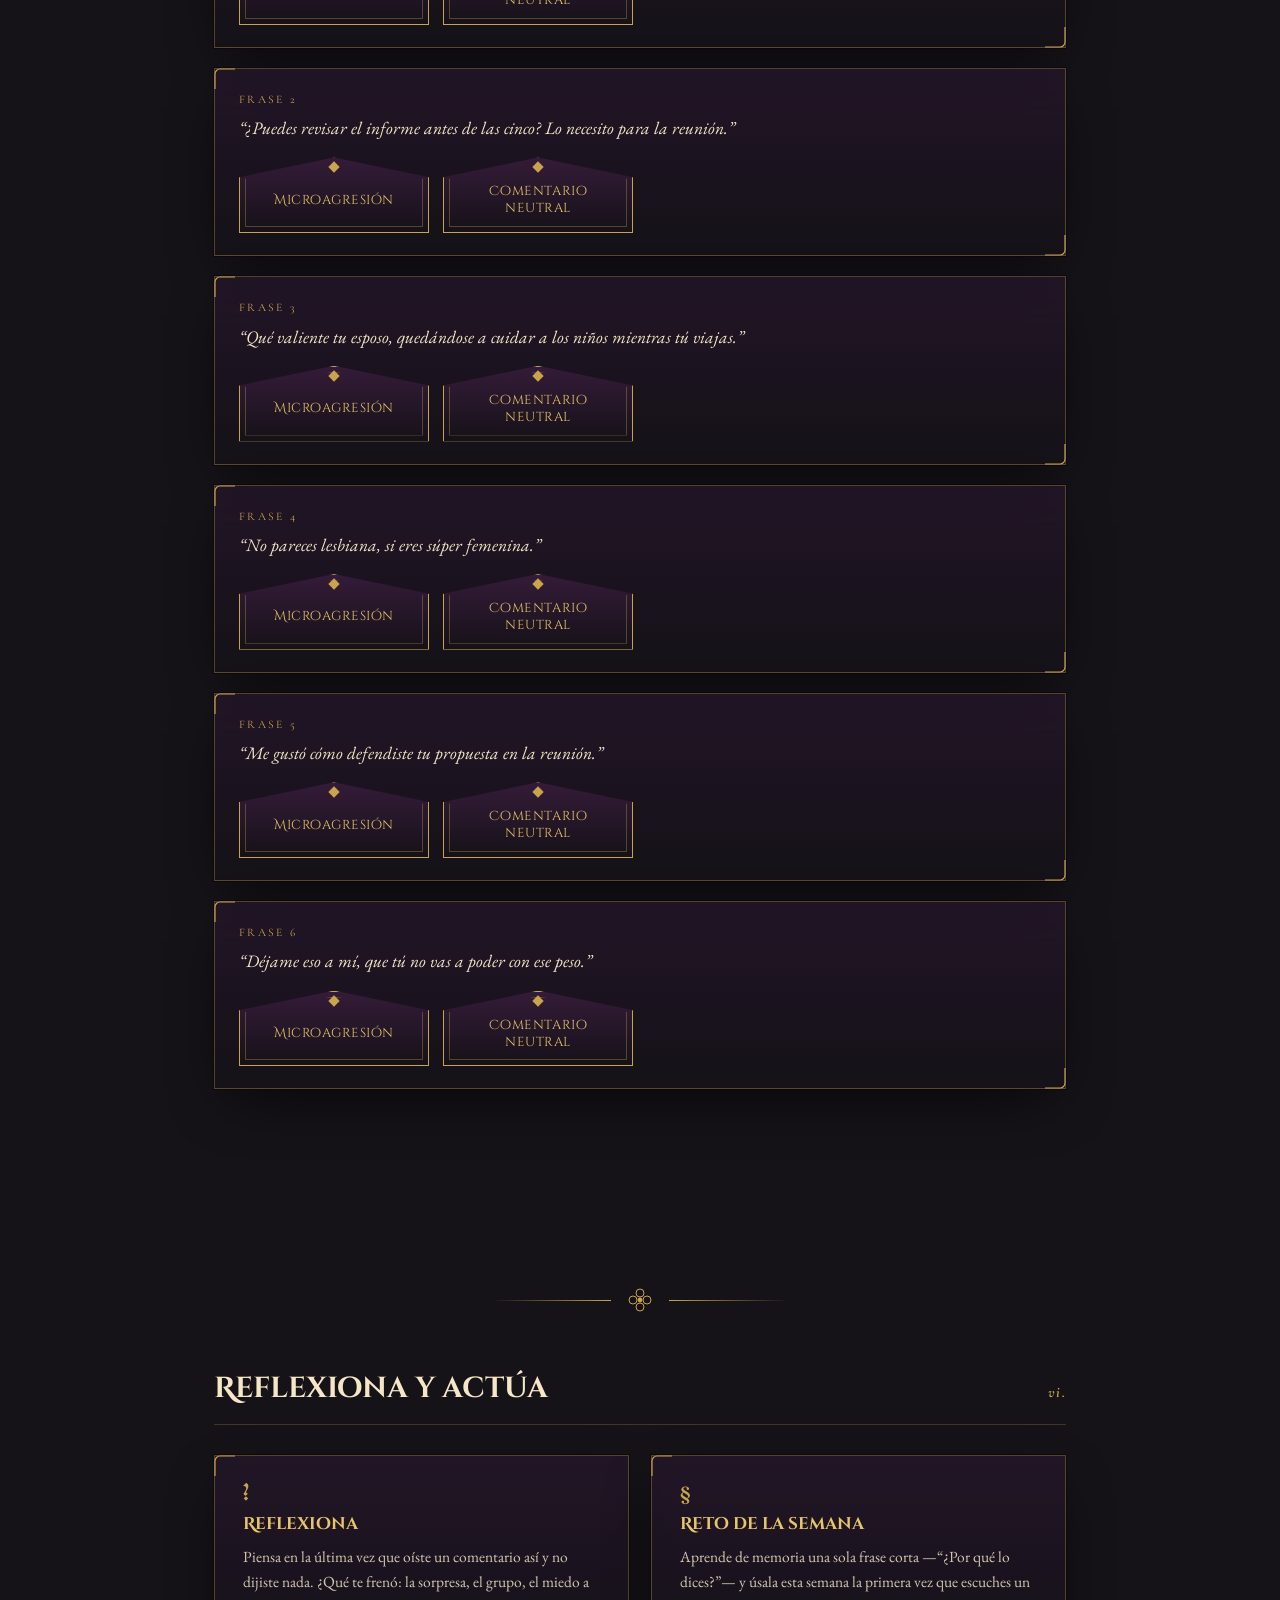
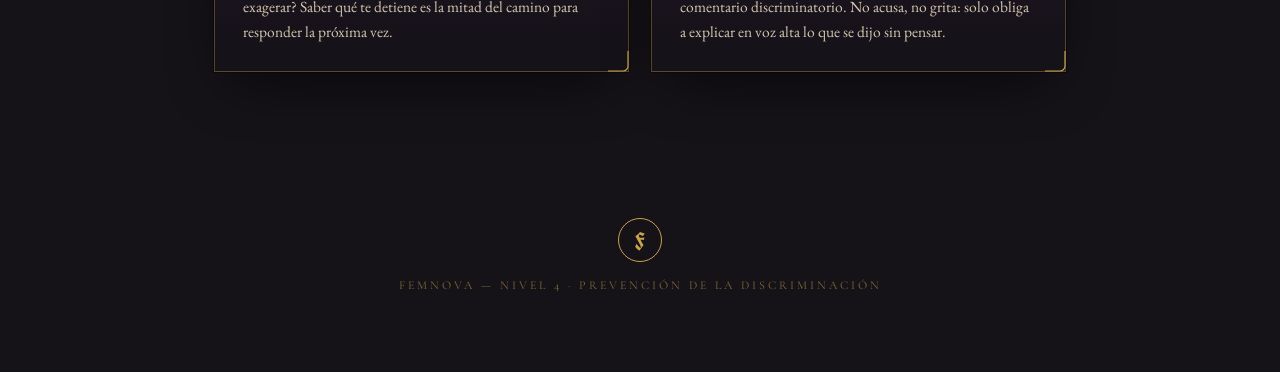
<file: juegosplus/Nivel 4/index.html>
<!DOCTYPE html>
<html lang="es">
<head>
<meta charset="UTF-8">
<meta name="viewport" content="width=device-width, initial-scale=1.0">
<title>FEMNOVA · Nivel 4: Prevención de la Discriminación</title>
<link rel="preconnect" href="https://fonts.googleapis.com">
<link href="https://fonts.googleapis.com/css2?family=Cinzel+Decorative:wght@400;700;900&family=Cormorant+Garamond:ital,wght@0,400;0,500;0,600;1,400;1,500&family=EB+Garamond:ital,wght@0,400;0,500;1,400&family=UnifrakturCook:wght@700&display=swap" rel="stylesheet">
<link rel="stylesheet" href="css/estilos.css">

</head>
<body>
<div class="damask"></div>

<main>
<header>
  <div class="kicker-line"><div class="tick"></div><span class="eyebrow">Femnova · Nivel 4</span><div class="tick"></div></div>

  <!-- Rosetón: un vitral con una sección excluida, y la mano que la devuelve al círculo -->
  <svg class="rose-window" viewBox="0 0 130 130">
    <g fill="none" stroke="#C9A44C" stroke-width="1">
      <circle cx="65" cy="65" r="60"/>
      <circle cx="65" cy="65" r="46"/>
      <circle cx="65" cy="65" r="14"/>
      <g stroke="#E7C56B" stroke-width="0.8">
        <path d="M65 19 L65 51"/><path d="M65 111 L65 79"/>
        <path d="M19 65 L51 65"/><path d="M111 65 L79 65"/>
        <path d="M31 31 L52 52"/><path d="M99 99 L78 78"/>
        <path d="M99 31 L78 52"/><path d="M31 99 L52 78"/>
      </g>
      <path d="M65 5 A60 60 0 0 1 106 24" stroke-width="1.4"/>
      <path d="M125 65 A60 60 0 0 1 106 106" stroke-width="1.4"/>
      <path d="M65 125 A60 60 0 0 1 24 106" stroke-width="1.4"/>
      <path d="M5 65 A60 60 0 0 1 24 24" stroke-width="1.4"/>
    </g>
    <!-- gajo desprendido: la pieza excluida -->
    <g fill="rgba(231,197,107,0.28)" stroke="#E7C56B" stroke-width="1.2">
      <path d="M86 20 L104 38 L92 50 L76 34 Z"/>
    </g>
    <!-- línea que la devuelve al conjunto -->
    <path d="M78 38 L66 50" stroke="#E7C56B" stroke-width="1.2" stroke-dasharray="3 3" fill="none"/>
    <g fill="#C9A44C">
      <circle cx="65" cy="65" r="3.4"/>
    </g>
  </svg>

  <h1 class="title">Prevenir la <span class="amp">·</span> Discriminación</h1>
  <p class="subtitle">Reconocer lo que deja a alguien fuera, incluso cuando se dice sonriendo, y saber qué hacer cuando ocurre delante de ti.</p>
  <div class="roman-tag">IV</div>
</header>

<section>
  <div class="section-eyebrow"><svg viewBox="0 0 24 24"><path d="M12 2l2.4 6.6L21 11l-6.6 2.4L12 20l-2.4-6.6L3 11l6.6-2.4z"/></svg>Propósito</div>
  <div class="gothic-frame purpose-box">
    <div class="corner tl"><svg viewBox="0 0 22 22"><path d="M1 21V6a5 5 0 015-5h15" fill="none" stroke="#C9A44C" stroke-width="1.2"/><circle cx="6" cy="16" r="1.2" fill="#C9A44C"/></svg></div>
    <div class="corner tr"><svg viewBox="0 0 22 22"><path d="M1 21V6a5 5 0 015-5h15" fill="none" stroke="#C9A44C" stroke-width="1.2"/><circle cx="6" cy="16" r="1.2" fill="#C9A44C"/></svg></div>
    <div class="corner bl"><svg viewBox="0 0 22 22"><path d="M1 21V6a5 5 0 015-5h15" fill="none" stroke="#C9A44C" stroke-width="1.2"/><circle cx="6" cy="16" r="1.2" fill="#C9A44C"/></svg></div>
    <div class="corner br"><svg viewBox="0 0 22 22"><path d="M1 21V6a5 5 0 015-5h15" fill="none" stroke="#C9A44C" stroke-width="1.2"/><circle cx="6" cy="16" r="1.2" fill="#C9A44C"/></svg></div>
    <span class="dropcap">I</span>dentificar <strong>actitudes discriminatorias</strong>. Discriminar es tratar peor a alguien por lo que es —su sexo, su origen, su cuerpo, a quién ama— y no por lo que hace. Casi nunca llega con gritos: llega en un chiste, en una regla que parece neutral o en un “es que a ella no le va a gustar ese trabajo”. Aquí se aprende a <strong>ponerle nombre</strong> y, sobre todo, a <strong>responder</strong> cuando ocurre.
  </div>
</section>

<div class="ornament-divider">
  <div class="line"></div>
  <svg width="26" height="26" viewBox="0 0 26 26"><g fill="none" stroke="#C9A44C" stroke-width="1"><circle cx="13" cy="6" r="4"/><circle cx="20" cy="13" r="4"/><circle cx="13" cy="20" r="4"/><circle cx="6" cy="13" r="4"/><circle cx="13" cy="13" r="2.4" fill="#C9A44C" stroke="none"/></g></svg>
  <div class="line right"></div>
</div>

<section>
  <div class="section-eyebrow"><svg viewBox="0 0 24 24"><path d="M12 2l2.4 6.6L21 11l-6.6 2.4L12 20l-2.4-6.6L3 11l6.6-2.4z"/></svg>Contenidos</div>
  <h2 class="section-title">Tipos de discriminación <span class="roman">i.</span></h2>
  <div class="concept-grid">

    <div class="gothic-frame concept-card">
      <div class="corner tl"><svg viewBox="0 0 22 22"><path d="M1 21V6a5 5 0 015-5h15" fill="none" stroke="#C9A44C" stroke-width="1.2"/></svg></div>
      <div class="corner tr"><svg viewBox="0 0 22 22"><path d="M1 21V6a5 5 0 015-5h15" fill="none" stroke="#C9A44C" stroke-width="1.2"/></svg></div>
      <div class="concept-art">
        <svg viewBox="0 0 210 150">
          <path d="M10 150 V60 A95 60 0 0 1 200 60 V150 Z" fill="none" stroke="#C9A44C" stroke-width="1.2"/>
          <line x1="10" y1="150" x2="200" y2="150" stroke="#C9A44C" stroke-width="1.2"/>
          <g stroke="#E7C56B" stroke-width="1.4" fill="none">
            <circle cx="72" cy="72" r="11"/>
            <path d="M54 118c1.8-17 9-25 18-25s16.2 8 18 25"/>
            <circle cx="132" cy="72" r="11"/>
            <path d="M114 118c1.8-17 9-25 18-25s16.2 8 18 25"/>
          </g>
          <g stroke="#C9A44C" stroke-width="1.2" fill="none">
            <path d="M52 52 h40" stroke-dasharray="3 3"/>
            <path d="M112 44 h40"/>
            <path d="M132 44 v-12"/>
          </g>
          <path d="M72 128 v8" stroke="#E7C56B" stroke-width="1.2"/>
        </svg>
      </div>
      <div class="concept-body">
        <span class="versus">Por ser mujer</span>
        <h3>Sexismo</h3>
        <p>Se le da menos valor, menos voz o menos oportunidad a una persona por su sexo o su género.</p>
        <span class="quote">“Mejor que el proyecto lo presente él, se ve más serio.”</span>
      </div>
    </div>

    <div class="gothic-frame concept-card">
      <div class="corner tl"><svg viewBox="0 0 22 22"><path d="M1 21V6a5 5 0 015-5h15" fill="none" stroke="#C9A44C" stroke-width="1.2"/></svg></div>
      <div class="corner tr"><svg viewBox="0 0 22 22"><path d="M1 21V6a5 5 0 015-5h15" fill="none" stroke="#C9A44C" stroke-width="1.2"/></svg></div>
      <div class="concept-art">
        <svg viewBox="0 0 210 150">
          <path d="M10 150 V60 A95 60 0 0 1 200 60 V150 Z" fill="none" stroke="#C9A44C" stroke-width="1.2"/>
          <line x1="10" y1="150" x2="200" y2="150" stroke="#C9A44C" stroke-width="1.2"/>
          <g stroke="#E7C56B" stroke-width="1.4" fill="none">
            <circle cx="60" cy="74" r="10"/><path d="M44 120c1.6-16 8-23 16-23s14.4 7 16 23"/>
            <circle cx="90" cy="74" r="10"/><path d="M74 120c1.6-16 8-23 16-23s14.4 7 16 23"/>
            <circle cx="150" cy="74" r="10"/><path d="M134 120c1.6-16 8-23 16-23s14.4 7 16 23"/>
          </g>
          <line x1="118" y1="46" x2="118" y2="132" stroke="#C9A44C" stroke-width="1.2" stroke-dasharray="4 4"/>
          <path d="M140 50 l20 20 M160 50 l-20 20" stroke="#C9A44C" stroke-width="1.2"/>
        </svg>
      </div>
      <div class="concept-body">
        <span class="versus">Por origen o color</span>
        <h3>Racismo y xenofobia</h3>
        <p>Se excluye o se trata con sospecha a alguien por su etnia, su color de piel o su país de origen.</p>
        <span class="quote">“¿Y tú de dónde eres? No, de verdad de dónde.”</span>
      </div>
    </div>

    <div class="gothic-frame concept-card">
      <div class="corner tl"><svg viewBox="0 0 22 22"><path d="M1 21V6a5 5 0 015-5h15" fill="none" stroke="#C9A44C" stroke-width="1.2"/></svg></div>
      <div class="corner tr"><svg viewBox="0 0 22 22"><path d="M1 21V6a5 5 0 015-5h15" fill="none" stroke="#C9A44C" stroke-width="1.2"/></svg></div>
      <div class="concept-art">
        <svg viewBox="0 0 210 150">
          <path d="M10 150 V60 A95 60 0 0 1 200 60 V150 Z" fill="none" stroke="#C9A44C" stroke-width="1.2"/>
          <line x1="10" y1="150" x2="200" y2="150" stroke="#C9A44C" stroke-width="1.2"/>
          <g stroke="#E7C56B" stroke-width="1.4" fill="none">
            <circle cx="86" cy="72" r="11"/>
            <path d="M68 118c1.8-17 9-25 18-25s16.2 8 18 25"/>
            <circle cx="124" cy="72" r="11"/>
            <path d="M106 118c1.8-17 9-25 18-25s16.2 8 18 25"/>
            <path d="M105 92 l-6 -8 a5 5 0 0 1 7 -7 l4 5 l4 -5 a5 5 0 0 1 7 7 l-6 8" stroke-width="1.2"/>
          </g>
          <g stroke="#C9A44C" stroke-width="1.2" fill="none">
            <path d="M34 48 h36" stroke-dasharray="3 3"/>
            <path d="M140 48 h36" stroke-dasharray="3 3"/>
          </g>
        </svg>
      </div>
      <div class="concept-body">
        <span class="versus">Por a quién ama o cómo se identifica</span>
        <h3>LGBTIfobia</h3>
        <p>Se rechaza, se ridiculiza o se niega un derecho por la orientación sexual o la identidad de género.</p>
        <span class="quote">“Que hagan lo que quieran, pero no delante de mí.”</span>
      </div>
    </div>

    <div class="gothic-frame concept-card">
      <div class="corner tl"><svg viewBox="0 0 22 22"><path d="M1 21V6a5 5 0 015-5h15" fill="none" stroke="#C9A44C" stroke-width="1.2"/></svg></div>
      <div class="corner tr"><svg viewBox="0 0 22 22"><path d="M1 21V6a5 5 0 015-5h15" fill="none" stroke="#C9A44C" stroke-width="1.2"/></svg></div>
      <div class="concept-art">
        <svg viewBox="0 0 210 150">
          <path d="M10 150 V60 A95 60 0 0 1 200 60 V150 Z" fill="none" stroke="#C9A44C" stroke-width="1.2"/>
          <line x1="10" y1="150" x2="200" y2="150" stroke="#C9A44C" stroke-width="1.2"/>
          <g stroke="#E7C56B" stroke-width="1.4" fill="none">
            <circle cx="74" cy="70" r="10"/>
            <path d="M62 86 h22 v20 h-22 z"/>
            <circle cx="66" cy="120" r="12"/>
            <path d="M84 106 l14 14"/>
          </g>
          <g stroke="#C9A44C" stroke-width="1.3" fill="none">
            <path d="M124 130 V96 h12 v34"/>
            <path d="M124 122 h34"/><path d="M124 112 h34"/><path d="M124 102 h34"/>
            <path d="M158 130 V96"/>
          </g>
          <path d="M112 130 h70" stroke="#C9A44C" stroke-width="1.2"/>
        </svg>
      </div>
      <div class="concept-body">
        <span class="versus">Por el cuerpo o la edad</span>
        <h3>Capacitismo y edadismo</h3>
        <p>Se decide por otra persona lo que puede o no puede hacer, por su discapacidad, su cuerpo o su edad.</p>
        <span class="quote">“¿Y ella va a poder con ese cargo, con lo joven que es?”</span>
      </div>
    </div>
  </div>

  <h2 class="section-title" style="margin-top:52px;">Dónde se esconde <span class="roman">ii.</span></h2>
  <div class="examples-row">
    <div class="gothic-frame example-chip"><span class="mark">§</span><strong>Directa</strong>Se excluye a la vista de todos: “aquí no contratamos mujeres para ese puesto”.</div>
    <div class="gothic-frame example-chip"><span class="mark">§</span><strong>Indirecta</strong>Una regla que parece igual para todas las personas, pero perjudica solo a unas: reuniones fijas a las 7 p.m., cuando el cuidado de hijas e hijos recae sobre ellas.</div>
    <div class="gothic-frame example-chip"><span class="mark">§</span><strong>Estructural</strong>No la comete nadie en concreto y la sostienen todos: que ningún cargo directivo de la institución lo ocupe una mujer, y que a nadie le extrañe.</div>
  </div>

  <h2 class="section-title" style="margin-top:52px;">Microagresiones <span class="roman">iii.</span></h2>
  <p style="margin-top:-16px; margin-bottom:26px; color:rgba(245,230,200,.75); font-size:15.5px; font-style:italic;">Comentarios breves, a menudo dichos sin mala intención, que repiten un prejuicio. Duelen por acumulación: una gota no moja, mil sí.</p>
  <div class="lexicon">

    <div class="gothic-frame lex-row">
      <div class="lex-side old"><span class="lex-label">Se dice</span>“Qué bonita te ves cuando sonríes, deberías sonreír más.”</div>
      <div class="lex-arrow">→</div>
      <div class="lex-side new"><span class="lex-label">Lo que transmite</span>Que su cara está ahí para agradar a quien la mira, y que su ánimo es asunto de otros.</div>
    </div>

    <div class="gothic-frame lex-row">
      <div class="lex-side old"><span class="lex-label">Se dice</span>“Hablas muy bien para ser de un pueblo.”</div>
      <div class="lex-arrow">→</div>
      <div class="lex-side new"><span class="lex-label">Lo que transmite</span>Que de su origen se esperaba poco, y que ella es la excepción y no la regla.</div>
    </div>

    <div class="gothic-frame lex-row">
      <div class="lex-side old"><span class="lex-label">Se dice</span>“Tranquila, no te pongas histérica, era un chiste.”</div>
      <div class="lex-arrow">→</div>
      <div class="lex-side new"><span class="lex-label">Lo que transmite</span>Que su molestia es exagerada y que quien decide si algo ofende es quien lo dijo.</div>
    </div>

    <div class="gothic-frame lex-row">
      <div class="lex-side old"><span class="lex-label">Se dice</span>“¿Quién es el que manda en tu casa?”</div>
      <div class="lex-arrow">→</div>
      <div class="lex-side new"><span class="lex-label">Lo que transmite</span>Que en una familia alguien manda por defecto, y que ese alguien es un hombre.</div>
    </div>

  </div>
</section>

<div class="ornament-divider">
  <div class="line"></div>
  <svg width="26" height="26" viewBox="0 0 26 26"><g fill="none" stroke="#C9A44C" stroke-width="1"><circle cx="13" cy="6" r="4"/><circle cx="20" cy="13" r="4"/><circle cx="13" cy="20" r="4"/><circle cx="6" cy="13" r="4"/><circle cx="13" cy="13" r="2.4" fill="#C9A44C" stroke="none"/></g></svg>
  <div class="line right"></div>
</div>

<section>
  <div class="section-eyebrow"><svg viewBox="0 0 24 24"><path d="M12 2l2.4 6.6L21 11l-6.6 2.4L12 20l-2.4-6.6L3 11l6.6-2.4z"/></svg>Experiencia</div>
  <div class="activity-header-row">
    <h2 class="section-title" style="border:none; padding:0; margin:0;">¿Qué harías tú? <span class="roman">iv.</span></h2>
    <div class="score-tag" id="scorePill">Aciertos 0 / 6</div>
  </div>
  <p style="margin-top:14px; margin-bottom:0; color:rgba(245,230,200,.75); font-size:15.5px; font-style:italic;">Tres historias, dos decisiones cada una. Lo que elijas en la primera cambia lo que ocurre en la segunda.</p>

  <div class="window-stage">
    <div class="window-glow"></div>
    <svg id="windowSvg" viewBox="0 0 190 160">
      <path d="M20 155 V60 A75 55 0 0 1 170 60 V155 Z" fill="none" stroke="#C9A44C" stroke-width="1.6"/>
      <g id="panes">
        <path class="pane" data-i="0" d="M26 149 V62 A69 50 0 0 1 60 25 V149 Z" stroke="#C9A44C" stroke-width="1"/>
        <path class="pane" data-i="1" d="M66 149 V22 A69 50 0 0 1 124 22 V149 Z" stroke="#C9A44C" stroke-width="1"/>
        <path class="pane" data-i="2" d="M130 149 V25 A69 50 0 0 1 164 62 V149 Z" stroke="#C9A44C" stroke-width="1"/>
      </g>
      <g id="cracks" stroke="#c98080" stroke-width="1.2" fill="none">
        <path class="crack" data-i="0" d="M30 140 L46 112 L36 96 L52 70"/>
        <path class="crack" data-i="1" d="M76 146 L96 110 L84 92 L104 62 L96 44"/>
        <path class="crack" data-i="2" d="M160 140 L142 112 L154 94 L138 66"/>
      </g>
      <line x1="14" y1="155" x2="176" y2="155" stroke="#C9A44C" stroke-width="2"/>
      <path d="M95 14 v-9" stroke="#C9A44C" stroke-width="1.4"/>
      <path d="M88 8 h14" stroke="#C9A44C" stroke-width="1.4"/>
    </svg>
    <div class="window-legend">Cada historia es un vitral: se ilumina cuando actúas, se agrieta cuando la dejas pasar.</div>
  </div>

  <div class="gothic-frame scenario-card" id="scenarioCard">
    <div class="corner tl"><svg viewBox="0 0 22 22"><path d="M1 21V6a5 5 0 015-5h15" fill="none" stroke="#C9A44C" stroke-width="1.2"/></svg></div>
    <div class="corner tr"><svg viewBox="0 0 22 22"><path d="M1 21V6a5 5 0 015-5h15" fill="none" stroke="#C9A44C" stroke-width="1.2"/></svg></div>
    <div class="corner bl"><svg viewBox="0 0 22 22"><path d="M1 21V6a5 5 0 015-5h15" fill="none" stroke="#C9A44C" stroke-width="1.2"/></svg></div>
    <div class="corner br"><svg viewBox="0 0 22 22"><path d="M1 21V6a5 5 0 015-5h15" fill="none" stroke="#C9A44C" stroke-width="1.2"/></svg></div>
    <div class="scenario-top">
      <div class="scenario-count">Historia <span id="scCurrent">1</span> de <span id="scTotal">3</span> · Decisión <span id="stCurrent">1</span> de 2</div>
    </div>
    <div class="scenario-body">
      <svg class="medallion" id="scenarioIcon" viewBox="0 0 118 118"></svg>
      <div class="story-name" id="storyName"></div>
      <div class="scene-setting" id="sceneSetting"></div>
      <div class="dialogue" id="dialogue"></div>
      <div class="prompt-line" id="promptLine">¿Qué harías tú?</div>
      <div class="choice-col" id="choiceCol"></div>
      <div class="feedback" id="feedback"></div>
      <div style="text-align:center;"><button class="next-btn" id="nextBtn">Continuar →</button></div>
    </div>
  </div>

  <div class="dots" id="dots"></div>

  <div class="seal" id="seal">
    <div class="roman-num" id="sealScore">6/6</div>
    <div class="seal-label">Completo</div>
  </div>
</section>

<div class="ornament-divider">
  <div class="line"></div>
  <svg width="26" height="26" viewBox="0 0 26 26"><g fill="none" stroke="#C9A44C" stroke-width="1"><circle cx="13" cy="6" r="4"/><circle cx="20" cy="13" r="4"/><circle cx="13" cy="20" r="4"/><circle cx="6" cy="13" r="4"/><circle cx="13" cy="13" r="2.4" fill="#C9A44C" stroke="none"/></g></svg>
  <div class="line right"></div>
</div>

<section>
  <h2 class="section-title">Detecta la microagresión <span class="roman">v.</span></h2>
  <p style="margin-top:-16px; margin-bottom:26px; color:rgba(245,230,200,.75); font-size:15.5px; font-style:italic;">Algunas de estas frases repiten un prejuicio; otras, sencillamente, no. Decide cuál es cuál.</p>

  <div class="detect-list" id="detectList"></div>
  <div class="drag-status" id="detectStatus"></div>
</section>

<div class="ornament-divider">
  <div class="line"></div>
  <svg width="26" height="26" viewBox="0 0 26 26"><g fill="none" stroke="#C9A44C" stroke-width="1"><circle cx="13" cy="6" r="4"/><circle cx="20" cy="13" r="4"/><circle cx="13" cy="20" r="4"/><circle cx="6" cy="13" r="4"/><circle cx="13" cy="13" r="2.4" fill="#C9A44C" stroke="none"/></g></svg>
  <div class="line right"></div>
</div>

<section>
  <h2 class="section-title">Reflexiona y actúa <span class="roman">vi.</span></h2>
  <div class="closing-grid">
    <div class="gothic-frame closing-card">
      <div class="corner tl"><svg viewBox="0 0 22 22"><path d="M1 21V6a5 5 0 015-5h15" fill="none" stroke="#C9A44C" stroke-width="1.2"/></svg></div>
      <div class="corner br"><svg viewBox="0 0 22 22"><path d="M1 21V6a5 5 0 015-5h15" fill="none" stroke="#C9A44C" stroke-width="1.2"/></svg></div>
      <span class="mark">?</span>
      <h3>Reflexiona</h3>
      <p>Piensa en la última vez que oíste un comentario así y no dijiste nada. ¿Qué te frenó: la sorpresa, el grupo, el miedo a exagerar? Saber qué te detiene es la mitad del camino para responder la próxima vez.</p>
    </div>
    <div class="gothic-frame closing-card">
      <div class="corner tl"><svg viewBox="0 0 22 22"><path d="M1 21V6a5 5 0 015-5h15" fill="none" stroke="#C9A44C" stroke-width="1.2"/></svg></div>
      <div class="corner br"><svg viewBox="0 0 22 22"><path d="M1 21V6a5 5 0 015-5h15" fill="none" stroke="#C9A44C" stroke-width="1.2"/></svg></div>
      <span class="mark">§</span>
      <h3>Reto de la semana</h3>
      <p>Aprende de memoria una sola frase corta —“¿Por qué lo dices?”— y úsala esta semana la primera vez que escuches un comentario discriminatorio. No acusa, no grita: solo obliga a explicar en voz alta lo que se dijo sin pensar.</p>
    </div>
  </div>
</section>

<footer>
  <div class="footer-monogram">F</div>
  <div class="foot-text">Femnova — Nivel 4 · Prevención de la Discriminación</div>
</footer>
</main>

<script src="js/app.js"></script>

</body>
</html>
</file>
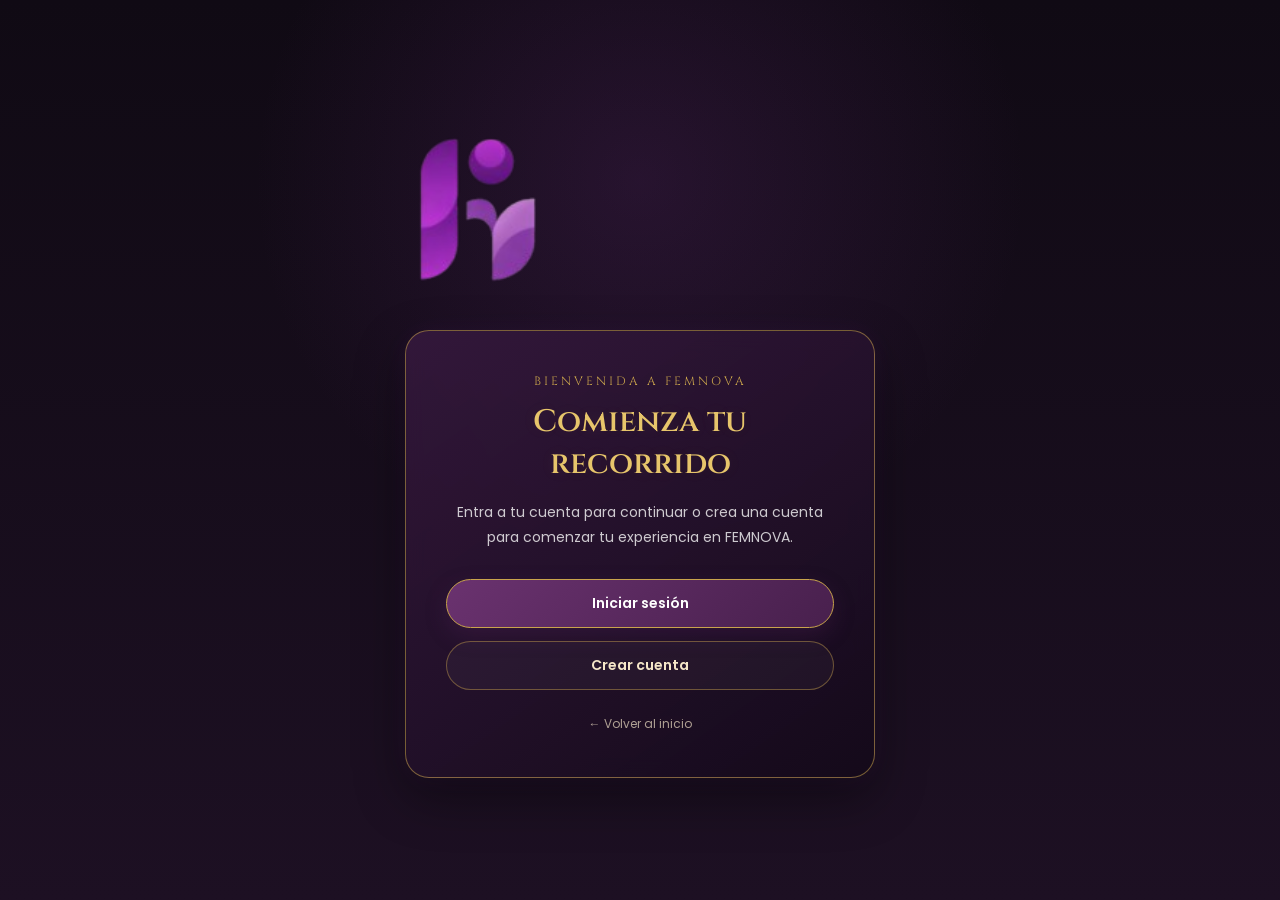
<file: acceder.html>
<!DOCTYPE html>
<html lang="es">

<head>

    <meta charset="UTF-8">

    <meta
        name="viewport"
        content="width=device-width, initial-scale=1.0"
    >

    <title>FEMNOVA | Acceder</title>

    <link
        rel="stylesheet"
        href="estilos8.css"
    >

    <link
        href="https://fonts.googleapis.com/css2?family=Cinzel:wght@400;600;700;900&family=Poppins:wght@300;400;500;600;700&display=swap"
        rel="stylesheet"
    >

</head>


<body class="pagina-acceso">


    <main class="acceso-contenedor">


        <!-- LOGO -->

        <div class="acceso-logo">

            <img
                src="img/logo/logo.png"
                alt="Logo FEMNOVA"
            >

        </div>



        <!-- PANEL -->

        <section class="acceso-panel">


            <!-- =====================================
                 INICIO DEL PANEL
            ====================================== -->

            <div
                id="vistaBienvenida"
                class="vista-acceso">

                <span class="acceso-etiqueta">
                    BIENVENIDA A FEMNOVA
                </span>


                <h1>
                    Comienza tu recorrido
                </h1>


                <p>
                    Entra a tu cuenta para continuar
                    o crea una cuenta para comenzar
                    tu experiencia en FEMNOVA.
                </p>


                <div class="acceso-botones">

                    <button
                        type="button"
                        id="btnMostrarLogin"
                        class="boton-acceso principal">

                        Iniciar sesión

                    </button>


                    <button
                        type="button"
                        id="btnMostrarRegistro"
                        class="boton-acceso secundario">

                        Crear cuenta

                    </button>

                </div>


                <a
                    href="inicio.html"
                    class="volver-inicio">

                    ← Volver al inicio

                </a>

            </div>



            <!-- =====================================
                 INICIAR SESIÓN
            ====================================== -->

            <div
                id="vistaLogin"
                class="vista-acceso oculta">


                <span class="acceso-etiqueta">
                    BIENVENIDA DE NUEVO
                </span>


                <h1>
                    Iniciar sesión
                </h1>


                <p>
                    Ingresa a tu cuenta para continuar
                    tu recorrido por FEMNOVA.
                </p>


                <form id="formLogin">


                    <div class="campo-acceso">

                        <label for="loginCorreo">
                            Correo
                        </label>

                        <input
                            type="email"
                            id="loginCorreo"
                            placeholder="correo@ejemplo.com"
                            autocomplete="email"
                            required
                        >

                    </div>



                    <div class="campo-acceso">

                        <label for="loginClave">
                            Contraseña
                        </label>

                        <input
                            type="password"
                            id="loginClave"
                            placeholder="Tu contraseña"
                            autocomplete="current-password"
                            required
                        >

                    </div>



                    <button
                        type="submit"
                        class="boton-formulario">

                        Ingresar

                    </button>

                </form>


                <p
                    id="mensajeLogin"
                    class="mensaje-acceso">
                </p>


                <button
                    type="button"
                    id="btnIrRegistro"
                    class="enlace-boton">

                    ¿No tienes cuenta? Crear cuenta

                </button>


                <button
                    type="button"
                    id="btnVolverBienvenidaLogin"
                    class="volver-boton">

                    ← Volver

                </button>

            </div>



            <!-- =====================================
                 CREAR CUENTA
            ====================================== -->

            <div
                id="vistaRegistro"
                class="vista-acceso oculta">


                <span class="acceso-etiqueta">
                    ÚNETE A FEMNOVA
                </span>


                <h1>
                    Crear cuenta
                </h1>


                <p>
                    Crea tu cuenta para comenzar
                    tu experiencia en FEMNOVA.
                </p>


                <form id="formRegistro">


                    <div class="campo-acceso">

                        <label for="registroNombre">
                            Nombre
                        </label>

                        <input
                            type="text"
                            id="registroNombre"
                            placeholder="Tu nombre"
                            autocomplete="name"
                            required
                        >

                    </div>



                    <div class="campo-acceso">

                        <label for="registroCorreo">
                            Correo
                        </label>

                        <input
                            type="email"
                            id="registroCorreo"
                            placeholder="correo@ejemplo.com"
                            autocomplete="email"
                            required
                        >

                    </div>



                    <div class="campo-acceso">

                        <label for="registroClave">
                            Contraseña
                        </label>

                        <input
                            type="password"
                            id="registroClave"
                            placeholder="Crea una contraseña"
                            autocomplete="new-password"
                            required
                        >

                    </div>



                    <div class="campo-acceso">

                        <label for="registroClave2">
                            Confirmar contraseña
                        </label>

                        <input
                            type="password"
                            id="registroClave2"
                            placeholder="Repite tu contraseña"
                            autocomplete="new-password"
                            required
                        >

                    </div>



                    <button
                        type="submit"
                        class="boton-formulario">

                        Crear cuenta

                    </button>

                </form>


                <p
                    id="mensajeRegistro"
                    class="mensaje-acceso">
                </p>


                <button
                    type="button"
                    id="btnIrLogin"
                    class="enlace-boton">

                    ¿Ya tienes cuenta? Iniciar sesión

                </button>


                <button
                    type="button"
                    id="btnVolverBienvenidaRegistro"
                    class="volver-boton">

                    ← Volver

                </button>

            </div>


        </section>

    </main>


    <script src="script.js"></script>

</body>

</html>
</file>
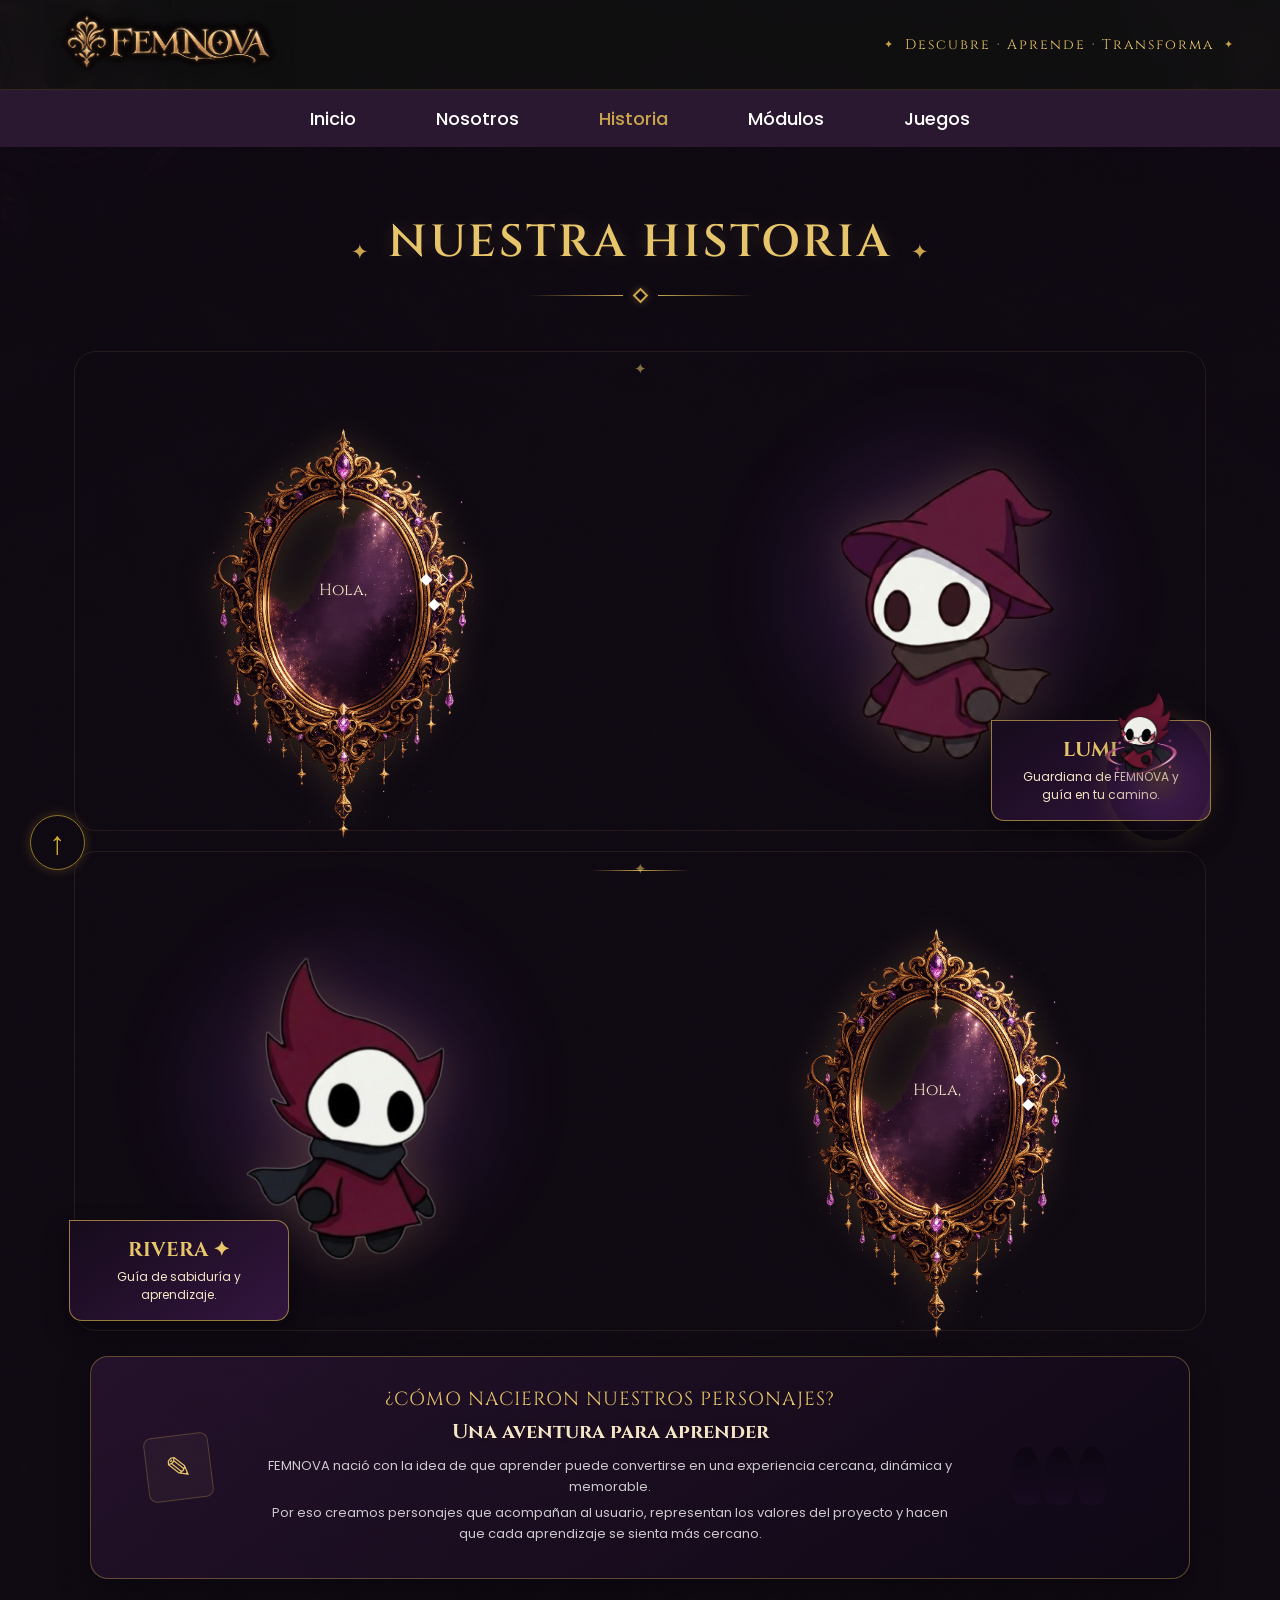
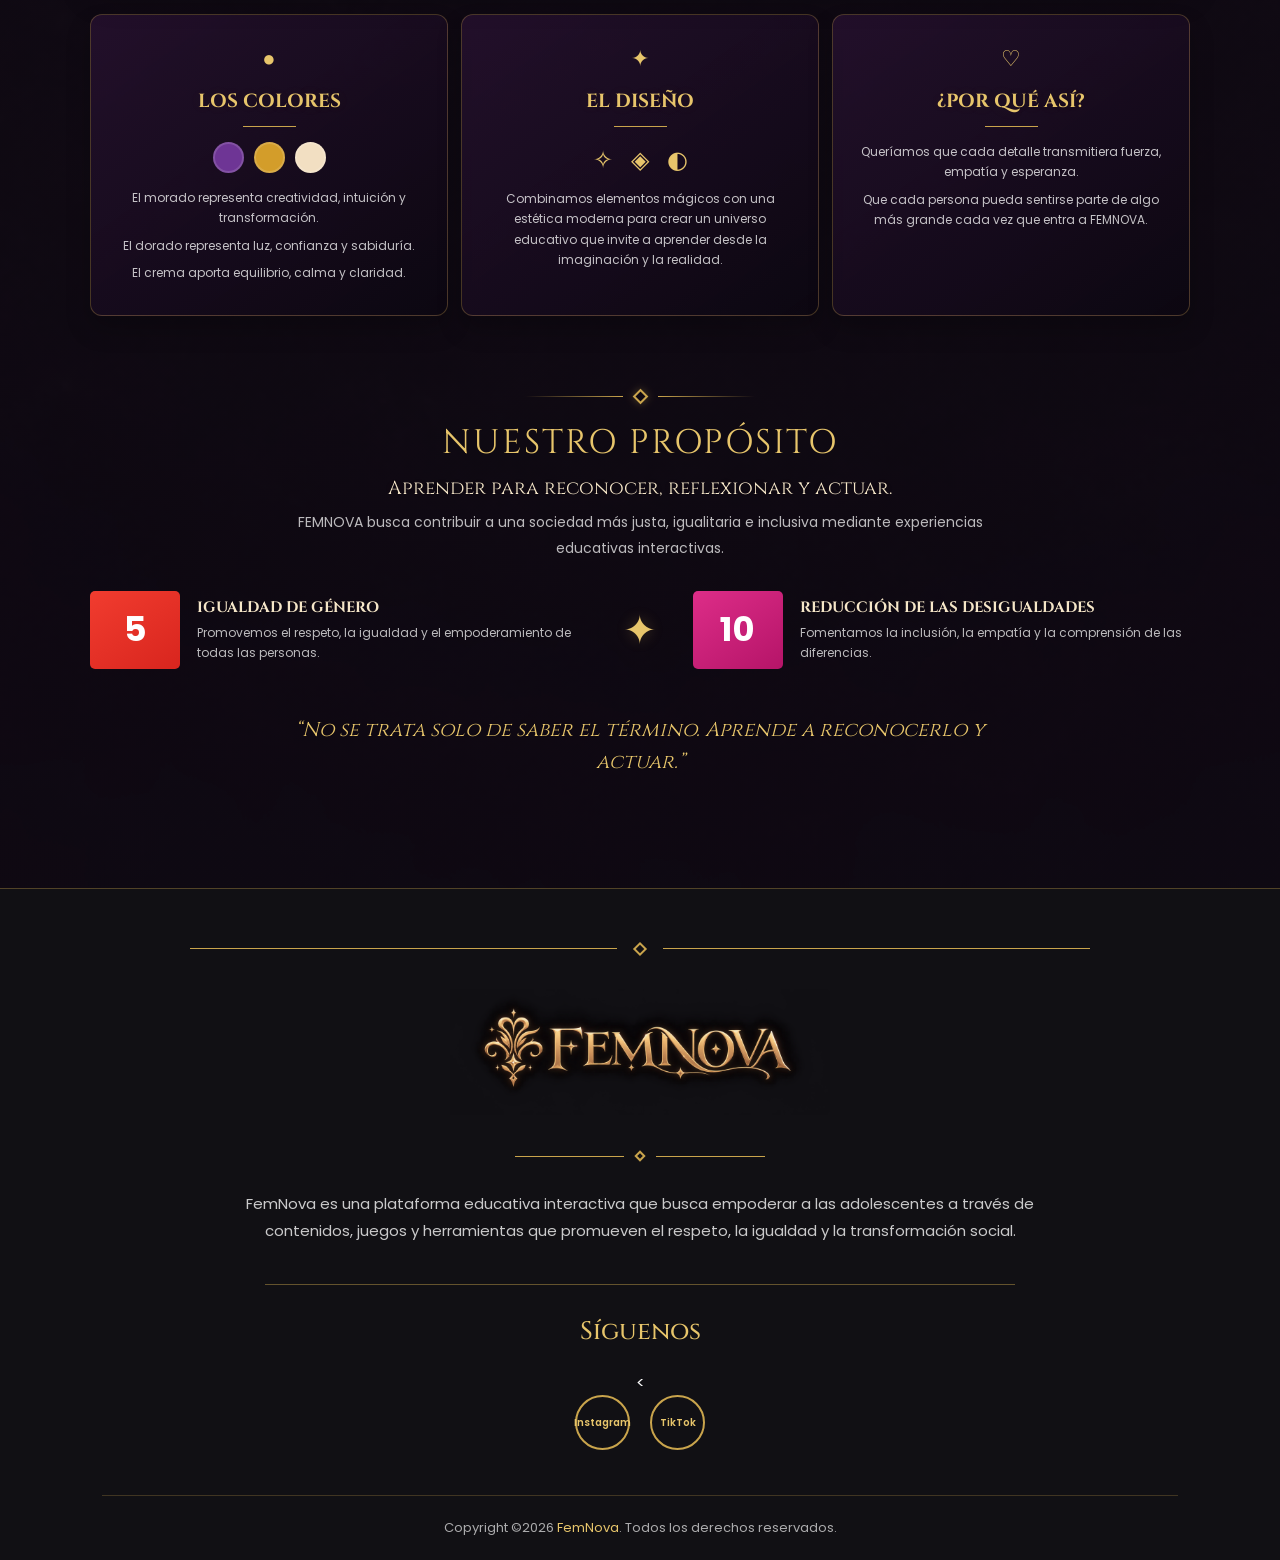
<file: historia.html>
<!DOCTYPE html>
<html lang="es">

<head>


<div id="inicio"></div>


    <meta charset="UTF-8">
    <meta name="viewport" content="width=device-width, initial-scale=1.0">

    <title>FEMNOVA | Historia</title>

    <link rel="stylesheet" href="estilos8.css">
<link rel="icon" type="image/png" href="img/logo/logo.png">
    <link
        href="https://fonts.googleapis.com/css2?family=Cinzel:wght@400;600;700;900&family=Poppins:wght@300;400;500;600;700&display=swap"
        rel="stylesheet"
    >
</head>

<body>

<header>

    <div class="logo">
          <img src="img/logo/titulo.png" alt="Logo FEMNOVA">
    </div>

    <div class="frase-header">
        <span>✦</span>
        Descubre · Aprende · Transforma
        <span>✦</span>
    </div>

</header>


<nav class="menu">

    <a href="inicio.html">Inicio</a>
    <a href="nosotros.html">Nosotros</a>
    <a href="historia.html" class="menu-activo">Historia</a>
    <a href="modulos.html">Módulos</a>
    <a href="juegos.html">Juegos</a>

</nav>

<main class="historia-pagina">



    <!-- ==================================================
         TÍTULO
    =================================================== -->

    <section class="historia-titulo">

        <div class="titulo-adorno">✦</div>

        <h1>NUESTRA HISTORIA</h1>

        <div class="titulo-adorno">✦</div>

        <div class="historia-linea">
            <span></span>
            <div class="historia-rombo"></div>
            <span></span>
        </div>

    </section>


    <!-- ==================================================
         ESCENA DE LUMI
    =================================================== -->

    <section class="historia-escena escena-lumi">

        <div class="escena-decoracion escena-arriba"></div>

        <div class="escena-contenido">

            <!-- ESPEJO -->
            <div class="espejo-personaje">

                <div class="espejo-marco">

                    <img
                        src="img/decoracion/espejo.png"
                        alt="Espejo ornamental de Lumi"
                        class="imagen-espejo"
                    >

                    <div class="espejo-centro">

                        <div class="texto-carrusel" id="textoLumi">

                            <div class="texto-frase activa">
                                <span>Hola,</span>
                            </div>

                            <div class="texto-frase">
                                <span>soy <strong>Lumi</strong> ✦</span>
                            </div>

                            <div class="texto-frase">
                                <span>Estoy aquí para acompañarte.</span>
                            </div>

                            <div class="texto-frase">
                                <span>Te guío en tu camino dentro de FEMNOVA.</span>
                            </div>

                        </div>

                        <div class="mini-rombos">
                            ◆ ◇ ◆
                        </div>

                    </div>

                </div>

            </div>


            <!-- LUMI -->
            <div class="personaje-figura personaje-lumi">

                <div class="halo-personaje"></div>

                <img
                    src="img/personajes/maga.png"
                    alt="Lumi"
                >

                <div class="placa-personaje">

                    <h3>
                        LUMI ✦
                    </h3>

                    <p>
                        Guardiana de FEMNOVA
                        y guía en tu camino.
                    </p>

                </div>

            </div>

        </div>

        <div class="escena-linea"></div>

    </section>



    <!-- ==================================================
         ESCENA DE RIVERA
    =================================================== -->

    <section class="historia-escena escena-rivera">

        <div class="escena-contenido">

            <!-- RIVERA -->
            <div class="personaje-figura personaje-rivera">

                <div class="halo-personaje"></div>
                 
   <img
                    src="img/personajes/chatbot.png"
                    alt="Rivera"
                >
                
                <div class="placa-personaje">


                    
                    <h3>
                        RIVERA ✦
                    </h3>

                    <p>
                        Guía de sabiduría
                        y aprendizaje.
                    </p>

                </div>

            </div>


            <!-- ESPEJO -->
            <div class="espejo-personaje">

                <div class="espejo-marco">

                    <img
                        src="img/decoracion/espejo.png"
                        alt="Espejo ornamental de Rivera"
                        class="imagen-espejo"
                    >

                    <div class="espejo-centro">

                        <div
                            class="texto-carrusel"
                            id="textoRivera"
                        >

                     

                            <div class="texto-frase activa">
                                <span>Hola,</span>
                            </div>

                            <div class="texto-frase">
                                <span>soy <strong>Rivera</strong> ✦</span>
                            </div>

                            <div class="texto-frase">
                                <span>Mi misión es guiarte.</span>
                            </div>

                            <div class="texto-frase">
                                <span>Y enseñarte algo nuevo en cada reto.</span>
                            </div>

                        </div>

                        <div class="mini-rombos">
                            ◆ ◇ ◆
                        </div>

                    </div>

                </div>

            </div>

        </div>

    </section>



    <!-- ==================================================
         NACIMIENTO DE LOS PERSONAJES
    =================================================== -->

    <section class="nacimiento-personajes">

        <div class="nacimiento-icono">
            ✎
        </div>

        <div class="nacimiento-texto">

            <span>
                ¿CÓMO NACIERON NUESTROS PERSONAJES?
            </span>

            <h2>
                Una aventura para aprender
            </h2>

            <p>
                FEMNOVA nació con la idea de que aprender
                puede convertirse en una experiencia
                cercana, dinámica y memorable.
            </p>

            <p>
                Por eso creamos personajes que acompañan
                al usuario, representan los valores del
                proyecto y hacen que cada aprendizaje
                se sienta más cercano.
            </p>

        </div>

        <div class="siluetas-personajes">
            <span></span>
            <span></span>
            <span></span>
        </div>

    </section>



    <!-- ==================================================
         TRES BLOQUES
    =================================================== -->

    <section class="historia-tres-bloques">


        <article class="info-historia">

            <div class="icono-info">
                ●
            </div>

            <h2>
                LOS COLORES
            </h2>

            <div class="linea-info"></div>

            <div class="paleta">

                <span class="color-morado"></span>
                <span class="color-dorado"></span>
                <span class="color-crema"></span>

            </div>

            <p>
                El morado representa creatividad,
                intuición y transformación.
            </p>

            <p>
                El dorado representa luz,
                confianza y sabiduría.
            </p>

            <p>
                El crema aporta equilibrio,
                calma y claridad.
            </p>

        </article>



        <article class="info-historia">

            <div class="icono-info">
                ✦
            </div>

            <h2>
                EL DISEÑO
            </h2>

            <div class="linea-info"></div>

            <div class="iconos-diseno">
                <span>✧</span>
                <span>◈</span>
                <span>◐</span>
            </div>

            <p>
                Combinamos elementos mágicos con una
                estética moderna para crear un universo
                educativo que invite a aprender desde
                la imaginación y la realidad.
            </p>

        </article>



        <article class="info-historia">

            <div class="icono-info">
                ♡
            </div>

            <h2>
                ¿POR QUÉ ASÍ?
            </h2>

            <div class="linea-info"></div>

            <p>
                Queríamos que cada detalle transmitiera
                fuerza, empatía y esperanza.
            </p>

            <p>
                Que cada persona pueda sentirse parte
                de algo más grande cada vez que entra
                a FEMNOVA.
            </p>

        </article>

    </section>



    <!-- ==================================================
         PROPÓSITO
    =================================================== -->

    <section class="historia-proposito">

        <div class="historia-linea">
            <span></span>
            <div class="historia-rombo"></div>
            <span></span>
        </div>

        <span class="proposito-etiqueta">
            NUESTRO PROPÓSITO
        </span>

        <h2>
            Aprender para reconocer,
            reflexionar y actuar.
        </h2>

        <p class="proposito-intro">
            FEMNOVA busca contribuir a una sociedad
            más justa, igualitaria e inclusiva mediante
            experiencias educativas interactivas.
        </p>


        <div class="ods-contenedor">

            <article class="ods-bloque">

                <div class="ods-numero">
                    5
                </div>

                <div>

                    <h3>
                        IGUALDAD DE GÉNERO
                    </h3>

                    <p>
                        Promovemos el respeto, la igualdad
                        y el empoderamiento de todas
                        las personas.
                    </p>

                </div>

            </article>


            <div class="simbolo-ods">
                ✦
            </div>


            <article class="ods-bloque">

                <div class="ods-numero ods-diez">
                    10
                </div>

                <div>

                    <h3>
                        REDUCCIÓN DE LAS DESIGUALDADES
                    </h3>

                    <p>
                        Fomentamos la inclusión,
                        la empatía y la comprensión
                        de las diferencias.
                    </p>

                </div>

            </article>

        </div>


        <p class="frase-historia">
            “No se trata solo de saber el término.
            Aprende a reconocerlo y actuar.”
        </p>

    </section>

</main>

<footer class="footer">

    <div class="footer-adorno">
        <span></span>
        <div class="rombo-footer"></div>
        <span></span>
    </div>

    <div class="footer-logo">
    <img src="img/logo/titulo.png" alt="FEMNOVA">
</div>

    <div class="footer-separador">
        <span></span>
        <div class="rombo-footer"></div>
        <span></span>
    </div>

    <p class="footer-descripcion">
        FemNova es una plataforma educativa interactiva que busca
        empoderar a las adolescentes a través de contenidos,
        juegos y herramientas que promueven el respeto,
        la igualdad y la transformación social.
    </p>

    <div class="footer-linea"></div>

    <h3 class="footer-siguenos">
        Síguenos
    </h3>

    <
<div class="footer-redes">

    <a href="https://www.instagram.com/femnova_26/"
       target="_blank"
       rel="noopener noreferrer"
       aria-label="Instagram">
        Instagram
    </a>

    <a href="https://www.tiktok.com/femnova_26"
       target="_blank"
       rel="noopener noreferrer"
       aria-label="TikTok">
        TikTok
    </a>

</div>
    <div class="footer-inferior">

        <p>
            Copyright ©2026
            <span>FemNova</span>.
            Todos los derechos reservados.
        </p>

    </div>

</footer>


<script src="script.js"></script>


<!-- =========================================
     CHATBOY - BOTÓN FLOTANTE
========================================= -->

<button
    class="boton-chatboy"
    id="abrirChatboy"
    aria-label="Abrir Chatboy">

    <img
        src="img/personajes/chat1.png"
        alt="Chatboy">

</button>
<!-- =========================================
     CHATBOY - VENTANA
========================================= -->

<div
    class="chatboy-overlay"
    id="chatboyOverlay">

    <div class="chatboy-ventana">


        <!-- CABECERA -->

        <div class="chatboy-header">

            <div class="chatboy-identidad">

                <div class="chatboy-icono">

                    <img
                        src="img/personajes/chatbot.png"
                        alt="Chatboy">

                </div>

                <div>

                    <h2>Chatboy</h2>

                    <span>
                        Estoy aquí para escucharte
                    </span>

                </div>

            </div>


            <!-- CERRAR -->

            <button
                class="cerrar-chatboy"
                id="cerrarChatboy"
                aria-label="Cerrar Chatboy">

                ×

            </button>

        </div>


        <!-- =====================================
             MENSAJES
        ====================================== -->

        <div
            class="chatboy-mensajes"
            id="chatboyMensajes">

            <div class="mensaje-chatboy">

                Hola 💜

                <br><br>

                Puedes contarme cómo te sientes.
                Estoy aquí para escucharte.

            </div>

        </div>


        <!-- =====================================
             ESCRIBIR
        ====================================== -->

        <div class="chatboy-escribir">

            <input
                type="text"
                id="mensajeChatboy"
                placeholder="Cuéntame cómo te sientes..."
                autocomplete="off"
            >

            <button
                id="enviarChatboy"
                aria-label="Enviar mensaje">

                ➤

            </button>

        </div>


    </div>

</div>

<script src="script.js"></script>

</body>


<a href="#inicio" class="flecha-subir" aria-label="Volver arriba">
    ↑
</a>

</html>
</file>
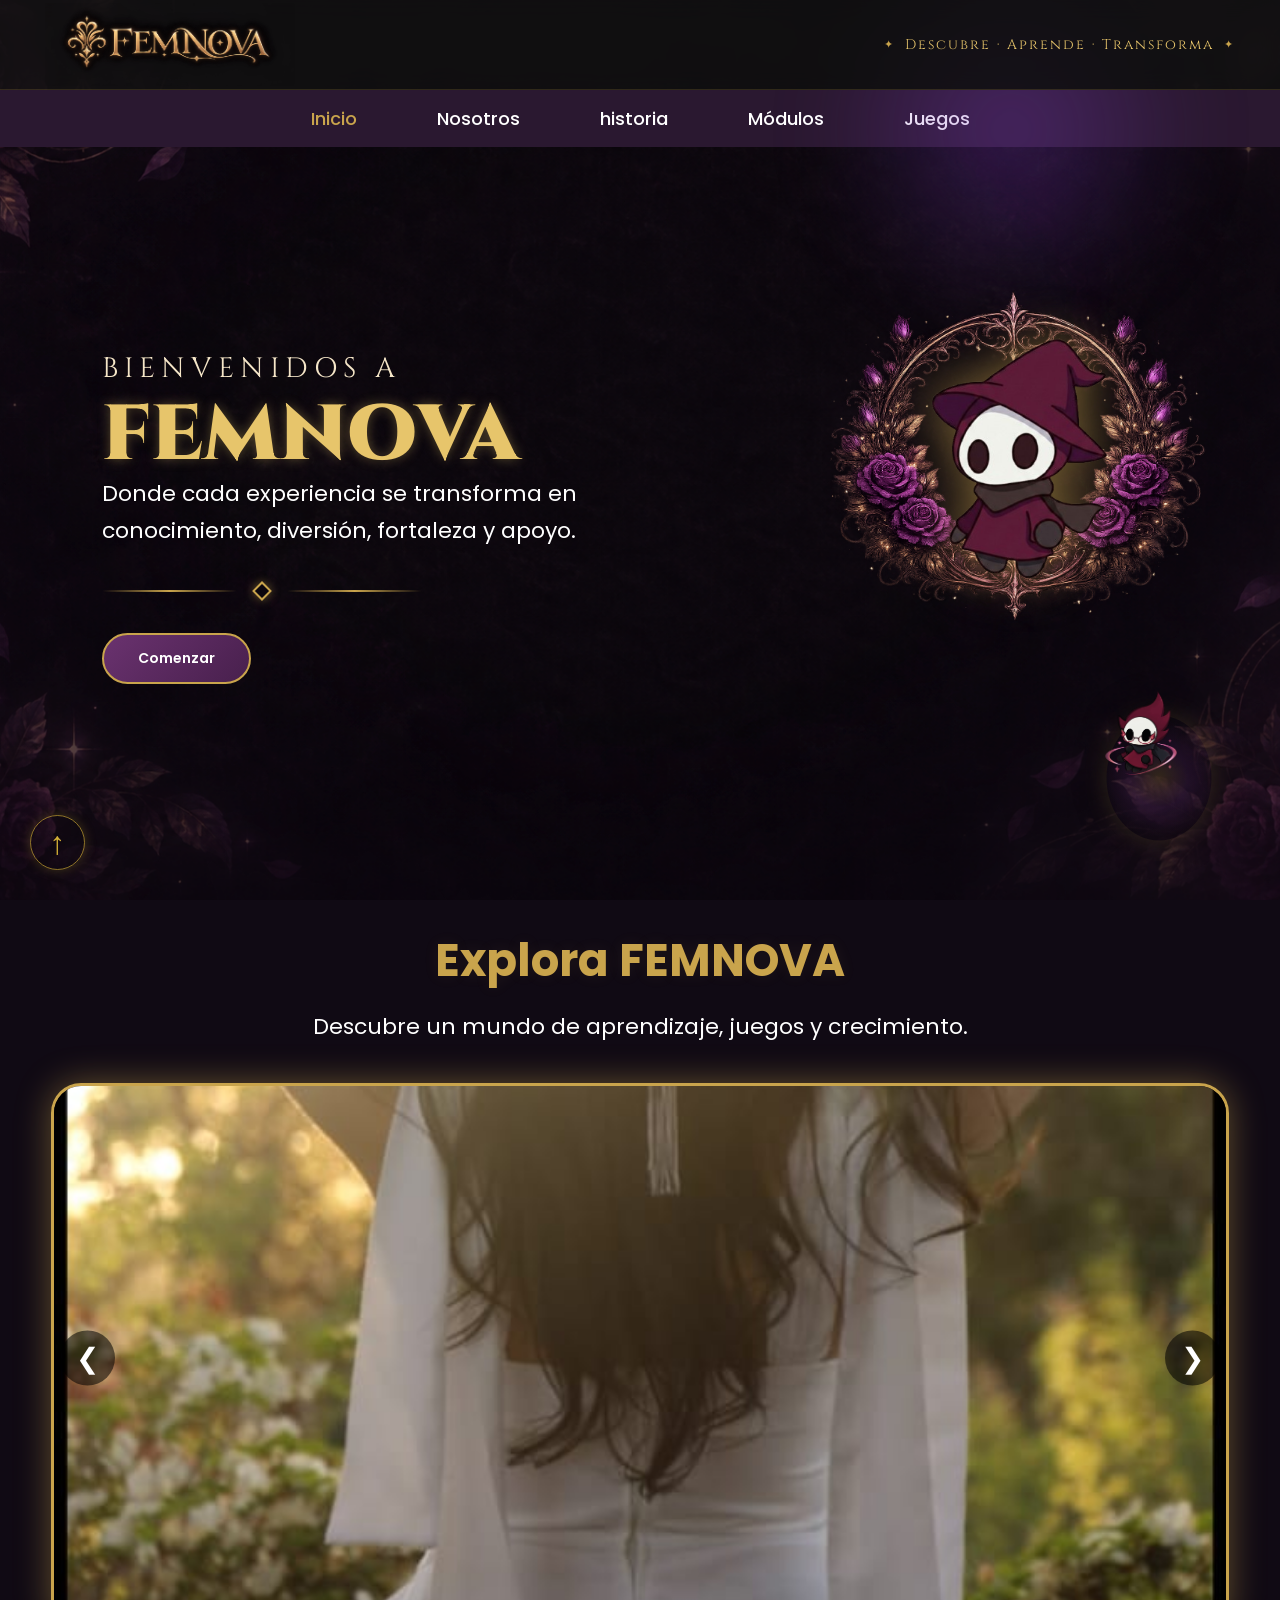
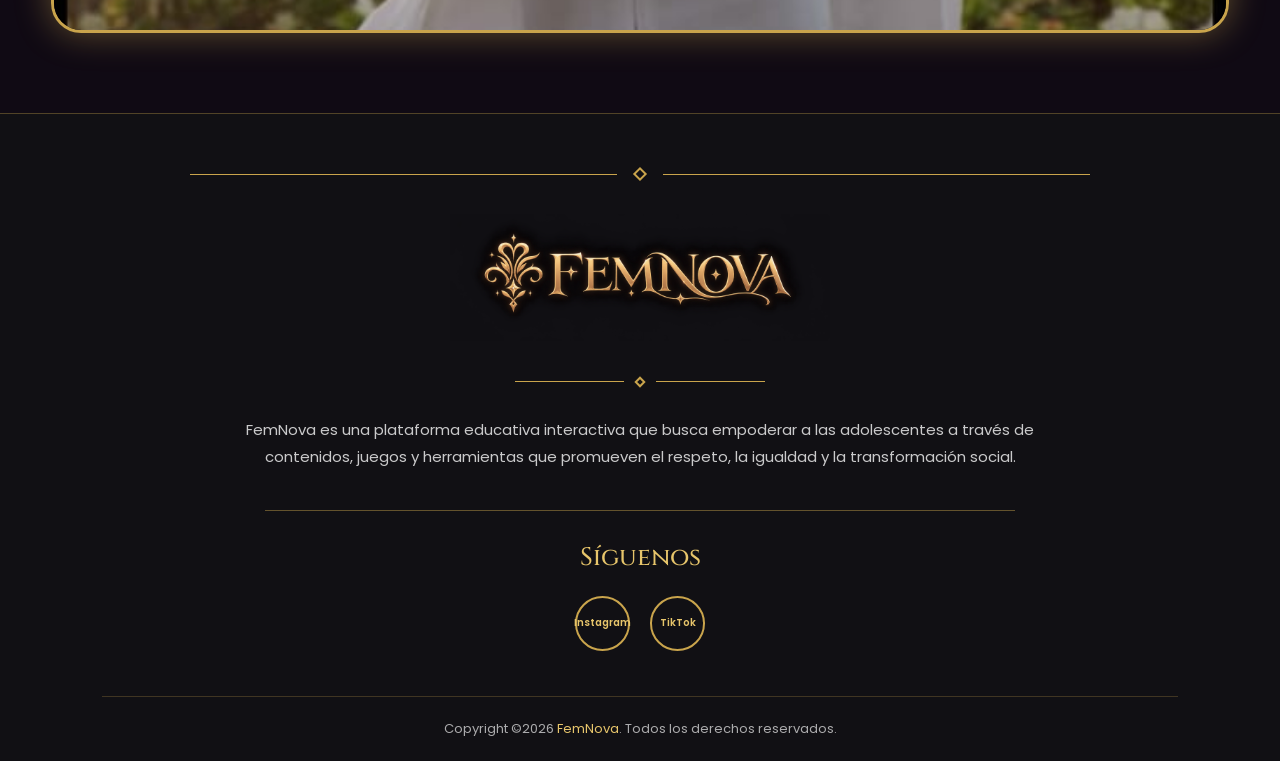
<file: inicio.html>
<!DOCTYPE html>
<html lang="es">

<head>
    <meta charset="UTF-8">
    <meta name="viewport" content="width=device-width, initial-scale=1.0">


<div id="inicio"></div>


    <title>FEMNOVA</title>
<link rel="icon" type="image/png" href="img/logo/logo.png">
 <link rel="stylesheet" href="estilos8.css">

    <link href="https://fonts.googleapis.com/css2?family=Cinzel:wght@400;700;900&family=Poppins:wght@300;400;500;600;700&display=swap" rel="stylesheet">
</head>

<body>
<header>

    <div class="logo">
        <img src="img/logo/titulo.png" alt="Logo FEMNOVA">
    </div>

    <div class="frase-header">
        <span>✦</span>
        Descubre · Aprende · Transforma
        <span>✦</span>
    </div>

</header>

  <nav class="menu">

        <a href="inicio.html"class="menu-activo">
            Inicio
        </a>

        <a href="nosotros.html">
            Nosotros
        </a>

        <a href="historia.html">
            historia
        </a>

        <a href="modulos.html">
            Módulos
        </a>

        <a href="juegos.html" >
            Juegos
        </a>

    </nav>
<section class="hero">

    <div class="texto">

        <h3 class="bienvenida">Bienvenidos a</h3>

        <h1>FEMNOVA</h1>

        <p>
            Donde cada experiencia se transforma en conocimiento,
            diversión, fortaleza y apoyo.
        </p>

        <div class="separador">
            <span></span>
            <div class="rombo"></div>
            <span></span>
        </div>

        <a href="acceder.html" class="boton-comenzar">
            Comenzar
        </a>

    </div>

    <div class="personaje">

        <div class="halo"></div>

        <img
            src="img/decoracion/marco.png"
            class="marco"
            alt="Marco floral">

        <img
            src="img/personajes/maga.png"
            class="maga"
            alt="Personaje FEMNOVA">

    </div>

</section>


<section class="explorar">

    <h2>Explora FEMNOVA</h2>

    <p>
        Descubre un mundo de aprendizaje, juegos y crecimiento.
    </p>

    <div class="slider">

        <button class="anterior">&#10094;</button>

        <div class="contenedor-slider">

            <img src="img/carrusel/carrusel1.jpeg" class="slide activo">

            <img src="img/carrusel/carrusel2.jpeg" class="slide">

            <img src="img/carrusel/carrusel3.jpeg" class="slide">

            <img src="img/carrusel/carrusel4.jpeg" class="slide">

        </div>

        <button class="siguiente">&#10095;</button>

    </div>

</section>


<footer class="footer">

    <div class="footer-adorno">
        <span></span>
        <div class="rombo-footer"></div>
        <span></span>
    </div>

    <div class="footer-logo">
    <img src="img/logo/titulo.png" alt="FEMNOVA">
</div>

    <div class="footer-separador">
        <span></span>
        <div class="rombo-footer"></div>
        <span></span>
    </div>

    <p class="footer-descripcion">
        FemNova es una plataforma educativa interactiva que busca
        empoderar a las adolescentes a través de contenidos, juegos
        y herramientas que promueven el respeto, la igualdad y la
        transformación social.
    </p>

    <div class="footer-linea"></div>

    <h3 class="footer-siguenos">Síguenos</h3>

  
<div class="footer-redes">

    <a href="https://www.instagram.com/femnova_26/"
       target="_blank"
       rel="noopener noreferrer"
       aria-label="Instagram">
        Instagram
    </a>

    <a href="https://www.tiktok.com/femnova_26"
       target="_blank"
       rel="noopener noreferrer"
       aria-label="TikTok">
        TikTok
    </a>

</div>
    <div class="footer-inferior">

        <p>
            Copyright ©2026
            <span>FemNova</span>.
            Todos los derechos reservados.
        </p>

    </div>

</footer>


<!-- =========================================
     CHATBOY - BOTÓN FLOTANTE
========================================= -->

<button
    class="boton-chatboy"
    id="abrirChatboy"
    aria-label="Abrir Chatboy">

    <img
        src="img/personajes/chat1.png"
        alt="Chatboy">

</button>
<!-- =========================================
     CHATBOY - VENTANA
========================================= -->

<div
    class="chatboy-overlay"
    id="chatboyOverlay">

    <div class="chatboy-ventana">


        <!-- CABECERA -->

        <div class="chatboy-header">

            <div class="chatboy-identidad">

                <div class="chatboy-icono">

                    <img
                        src="img/personajes/chatbot.png"
                        alt="Chatboy">

                </div>

                <div>

                    <h2>Chatboy</h2>

                    <span>
                        Estoy aquí para escucharte
                    </span>

                </div>

            </div>


            <!-- CERRAR -->

            <button
                class="cerrar-chatboy"
                id="cerrarChatboy"
                aria-label="Cerrar Chatboy">

                ×

            </button>

        </div>


        <!-- =====================================
             MENSAJES
        ====================================== -->

        <div
            class="chatboy-mensajes"
            id="chatboyMensajes">

            <div class="mensaje-chatboy">

                Hola 💜

                <br><br>

                Puedes contarme cómo te sientes.
                Estoy aquí para escucharte.

            </div>

        </div>


        <!-- =====================================
             ESCRIBIR
        ====================================== -->

        <div class="chatboy-escribir">

            <input
                type="text"
                id="mensajeChatboy"
                placeholder="Cuéntame cómo te sientes..."
                autocomplete="off"
            >

            <button
                id="enviarChatboy"
                aria-label="Enviar mensaje">

                ➤

            </button>

        </div>


    </div>

</div>


<script src="script.js"></script>

</body>

<a href="#inicio" class="flecha-subir" aria-label="Volver arriba">
    ↑
</a>

</html>
</file>
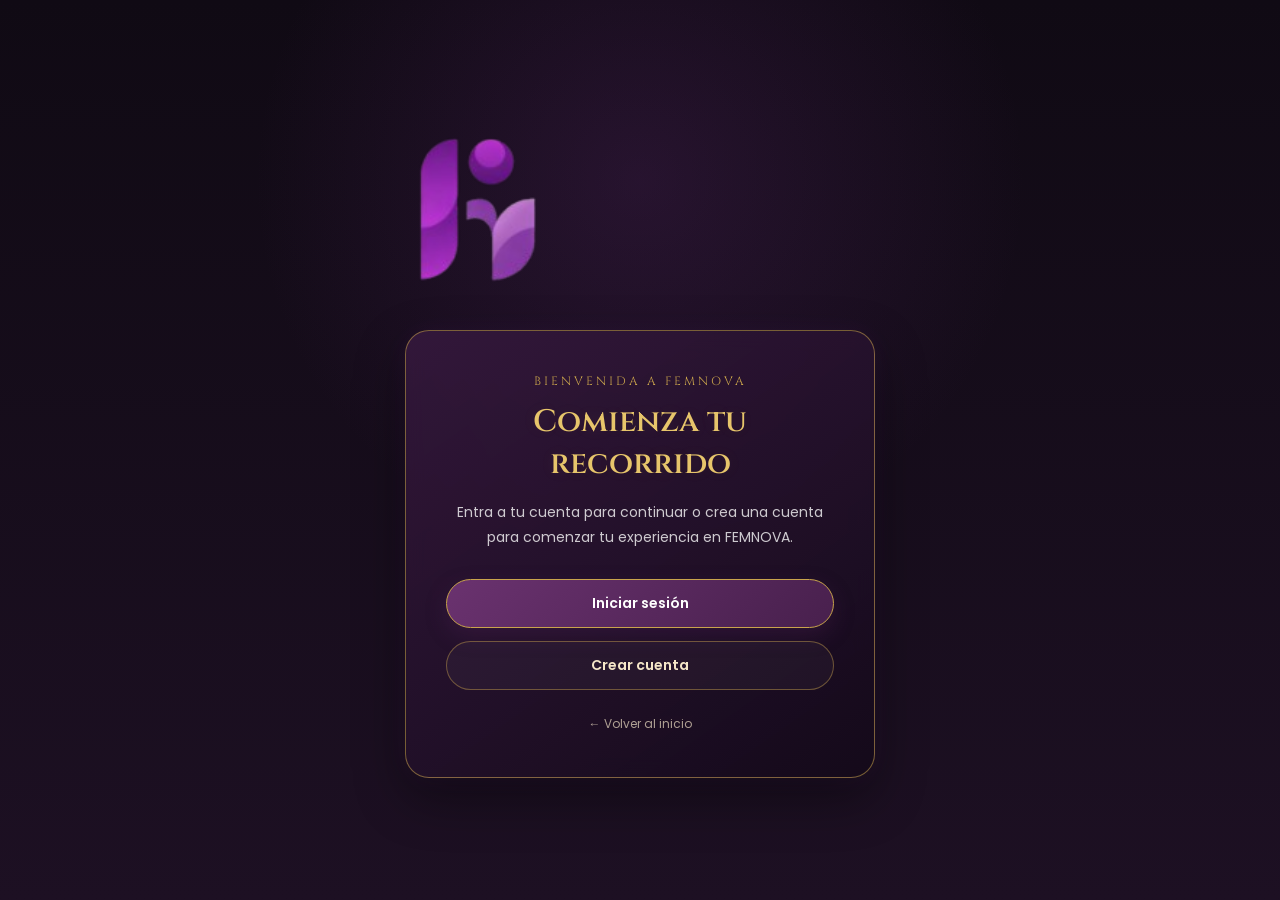
<file: juegos.html>
<!DOCTYPE html>
<html lang="es">


<div id="inicio"></div>


<head>

    <meta charset="UTF-8">

    <meta name="viewport" content="width=device-width, initial-scale=1.0">
<link rel="icon" type="image/png" href="img/logo/logo.png">
    <title>FEMNOVA | Juegos</title>

    <link rel="stylesheet" href="estilos8.css">

    <link rel="preconnect" href="https://fonts.googleapis.com">

    <link rel="preconnect" href="https://fonts.gstatic.com" crossorigin>

    <link href="https://fonts.googleapis.com/css2?family=Cinzel:wght@400;600;700;900&family=Poppins:wght@300;400;500;600;700&display=swap" rel="stylesheet">

</head>

<script>
    const sesionFemnova = localStorage.getItem("sesionFemnova");

    if (sesionFemnova !== "activa") {
        alert("✦ Debes iniciar sesión para acceder a Juegos.");
        window.location.href = "acceder.html";
    }
</script>

<body>


    <!-- =========================================
                    HEADER
    ========================================== -->

    <header class="header">

        <div class="logo">

              <img src="img/logo/titulo.png" alt="Logo FEMNOVA">

        </div>


    <div class="frase-header">
        <span>✦</span>
        Descubre · Aprende · Transforma
        <span>✦</span>
    </div>

    </header>



    <!-- =========================================
                      MENÚ
    ========================================== -->

    <nav class="menu">

        <a href="inicio.html">
            Inicio
        </a>

        <a href="nosotros.html">
            Nosotros
        </a>

        <a href="historia.html">
            historia
        </a>

        <a href="modulos.html">
            Módulos
        </a>

        <a href="juegos.html" class="menu-activo">
            Juegos
        </a>

    </nav>



    <!-- =========================================
                   CONTENIDO JUEGOS
    ========================================== -->

    <main class="juegos">


        <!-- ENCABEZADO -->

        <section class="juegos-introduccion">

            <p class="juegos-etiqueta">
                FEMNOVA
            </p>


            <h1>
                Juegos
            </h1>


            <div class="separador-juegos">

                <span></span>

                <div class="rombo-juegos"></div>

                <span></span>

            </div>


            <p class="juegos-descripcion">

                Aprende mientras juegas, descubre nuevos desafíos
                y pon a prueba tus conocimientos.

            </p>

        </section>



        <!-- =========================================
                    ESPACIOS PARA JUEGOS
        ========================================== -->

        <section class="contenedor-juegos">


           <!-- JUEGO 01 - NIVEL 1 -->

<article class="tarjeta-juego">

    <div class="numero-juego">
        01
    </div>

    <div class="imagen-juego">

        

    </div>

    <div class="contenido-juego">

        <h2>
            Nivel 1
        </h2>

        <p>
            Pon a prueba tus conocimientos
            y supera este desafío.
        </p>

        <a href="juegosplus/Nivel 1/index.html"
           class="boton-juego">
            Jugar
        </a>

    </div>

</article>


           <!-- JUEGO 02 - NIVEL 2 -->

<article class="tarjeta-juego">

    <div class="numero-juego">
        02
    </div>

    <div class="imagen-juego">

       
    </div>

    <div class="contenido-juego">

        <h2>
            Nivel 2
        </h2>

        <p>
            Continúa tu aprendizaje
            y supera el siguiente desafío.
        </p>

        <a href="juegosplus/Nivel 2/index.html"
           class="boton-juego">
            Jugar
        </a>

    </div>

</article>



           <!-- JUEGO 03 - NIVEL 3 -->

<article class="tarjeta-juego">

    <div class="numero-juego">
        03
    </div>

    <div class="imagen-juego">


    </div>

    <div class="contenido-juego">

        <h2>
            Nivel 3
        </h2>

        <p>
            Enfrenta un nuevo desafío
            y demuestra lo aprendido.
        </p>

        <a href="juegosplus/Nivel 3/index.html"
           class="boton-juego">
            Jugar
        </a>

    </div>

</article>

<!-- JUEGO 04 - NIVEL 4 -->

<article class="tarjeta-juego">

    <div class="numero-juego">
        04
    </div>

    <div class="imagen-juego">

    </div>

    <div class="contenido-juego">

        <h2>
            Nivel 4
        </h2>

        <p>
            Completa el último desafío
            y demuestra todo lo aprendido.
        </p>

        <a href="juegosplus/Nivel 4/index.html"
           class="boton-juego">
            Jugar
        </a>

    </div>

</article>


        </section>


    </main>



    <!-- =========================================
                       FOOTER
    ========================================== -->

    <footer class="footer">

        <div class="footer-adorno">

            <span></span>

            <div class="rombo-footer"></div>

            <span></span>

        </div>

 <div class="footer-logo">
    <img src="img/logo/titulo.png" alt="FEMNOVA">
</div>

        <div class="footer-separador">

            <span></span>

            <div class="rombo-footer"></div>

            <span></span>

        </div>


        <p class="footer-descripcion">

            FemNova es una plataforma educativa interactiva
            que busca promover el respeto, la igualdad,
            la empatía y la transformación social.

        </p>


        <div class="footer-linea"></div>


        <h3 class="footer-siguenos">
            Síguenos
        </h3>


<div class="footer-redes">

    <a href="https://www.instagram.com/femnova_26/"
       target="_blank"
       rel="noopener noreferrer"
       aria-label="Instagram">
        Instagram
    </a>

    <a href="https://www.tiktok.com/femnova_26"
       target="_blank"
       rel="noopener noreferrer"
       aria-label="TikTok">
        TikTok
    </a>

</div>

        <div class="footer-inferior">

            <p>
                Copyright ©2026
                <span>FemNova</span>.
                Todos los derechos reservados.
            </p>

        </div>

    </footer>


<!-- =========================================
     CHATBOY - BOTÓN FLOTANTE
========================================= -->

<button
    class="boton-chatboy"
    id="abrirChatboy"
    aria-label="Abrir Chatboy">

    <img
        src="img/personajes/chat1.png"
        alt="Chatboy">

</button>


<!-- =========================================
     CHATBOY - VENTANA
========================================= -->
<div
    class="chatboy-overlay"
    id="chatboyOverlay">

    <!-- RIVERA DECORACIÓN EXTERIOR -->
    <div class="rivera-decoracion">

        <img
            src="img/personajes/maga.png"
            alt="Rivera"
            class="rivera-imagen">

    </div>


    <div class="chatboy-ventana">

        <!-- CABECERA -->

        <div class="chatboy-header">

            <div class="chatboy-identidad">

                <div class="chatboy-icono">

                    <img
                        src="img/personajes/chatbot.png"
                        alt="Chatboy">

                </div>

                <div>

                    <h2>Chatboy</h2>

                    <span>
                        Estoy aquí para escucharte
                    </span>

                </div>

            </div>


            <!-- CERRAR -->

            <button
                class="cerrar-chatboy"
                id="cerrarChatboy"
                aria-label="Cerrar Chatboy">

                ×

            </button>

        </div>


        <!-- =====================================
             MENSAJES
        ====================================== -->

        <div
            class="chatboy-mensajes"
            id="chatboyMensajes">

            <div class="mensaje-chatboy">

                Hola 💜

                <br><br>

                Puedes contarme cómo te sientes.
                Estoy aquí para escucharte.

            </div>

        </div>


        <!-- =====================================
             ESCRIBIR
        ====================================== -->

        <div class="chatboy-escribir">

            <input
                type="text"
                id="mensajeChatboy"
                placeholder="Cuéntame cómo te sientes..."
                autocomplete="off"
            >

            <button
                id="enviarChatboy"
                aria-label="Enviar mensaje">

                ➤

            </button>

        </div>


    </div>

</div>

<script src="script.js"></script>

</body>

<div class="rivera-decoracion">
    <img src="img/personajes/chat1.png" alt="Rivera" class="rivera-imagen" id="personajeVolador">
</div>



</article>


<a href="#inicio" class="flecha-subir" aria-label="Volver arriba">
    ↑
</a>

</html>
</file>
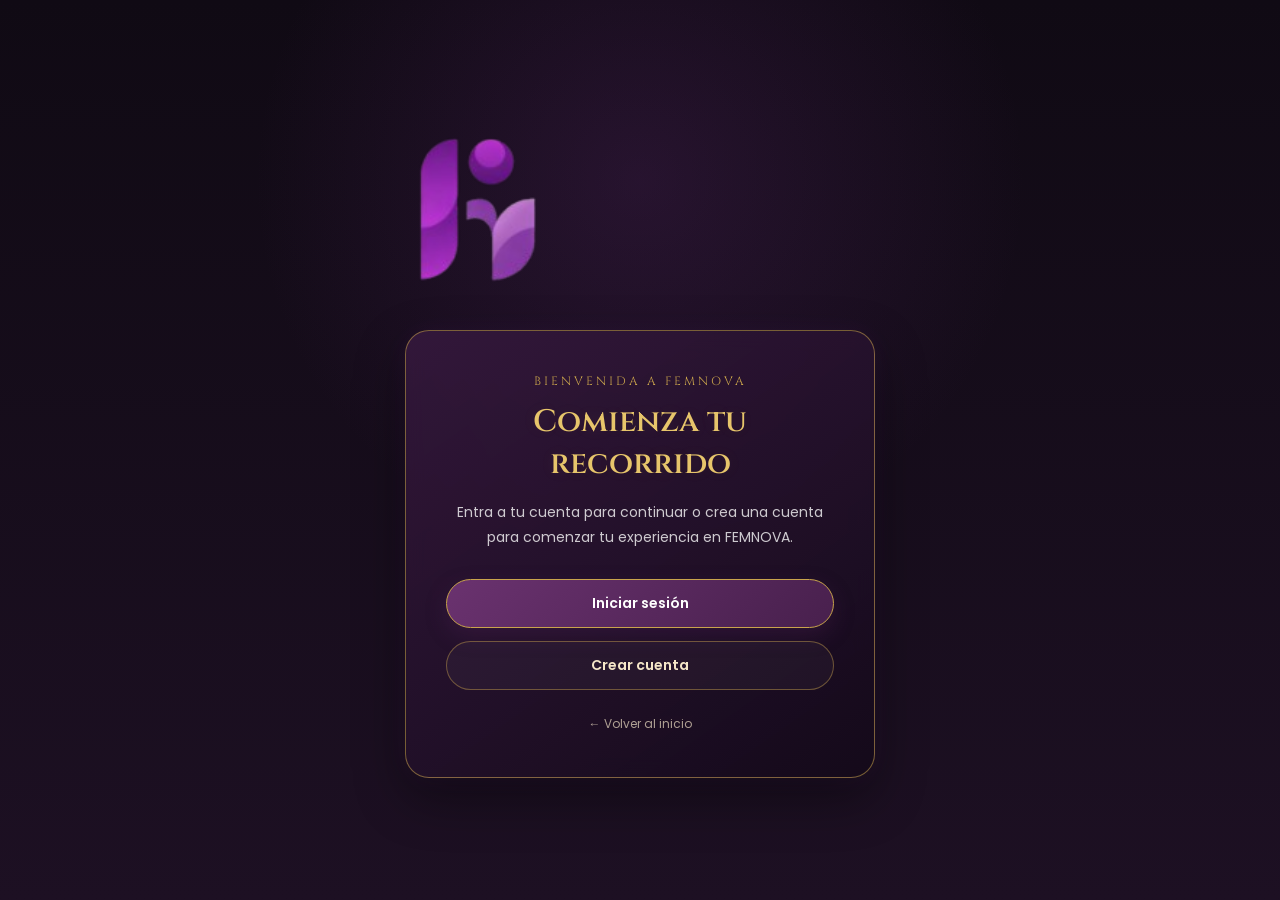
<file: modulos.html>
<!DOCTYPE html>
<html lang="es">

<head>

<script>
    const sesionFemnova = localStorage.getItem("sesionFemnova");

    if (sesionFemnova !== "activa") {
        alert("✦ Debes iniciar sesión para acceder a Juegos.");
        window.location.href = "acceder.html";
    }
</script>

<div id="inicio"></div>

    <meta charset="UTF-8">

    <meta name="viewport" content="width=device-width, initial-scale=1.0">

    <title>FEMNOVA | Módulos</title>
<link rel="icon" type="image/png" href="img/logo/logo.png">
    <!-- CSS -->
  <link rel="stylesheet" href="estilos8.css">
    <!-- FUENTES -->
    <link rel="preconnect" href="https://fonts.googleapis.com">

    <link rel="preconnect" href="https://fonts.gstatic.com" crossorigin>

    <link href="https://fonts.googleapis.com/css2?family=Cinzel:wght@400;600;700;900&family=Poppins:wght@300;400;500;600;700&display=swap" rel="stylesheet">

</head>


<body>


    <!-- ==================================================
                         HEADER
    ================================================== -->

    <header class="header">

        <div class="logo">

              <img src="img/logo/titulo.png" alt="Logo FEMNOVA">

        </div>


    <div class="frase-header">
        <span>✦</span>
        Descubre · Aprende · Transforma
        <span>✦</span>
    </div>

    </header>



    <!-- ==================================================
                           MENÚ
    ================================================== -->

    <nav class="menu">

        <a href="inicio.html">
            Inicio
        </a>

        <a href="nosotros.html">
            Nosotros
        </a>
        
        <a href="historia.html">
            historia
        </a>

        <a href="modulos.html" class="menu-activo">
            Módulos
        </a>

        <a href="juegos.html">
            Juegos
        </a>

    </nav>



    <!-- ==================================================
                       CONTENIDO PRINCIPAL
    ================================================== -->

    <main class="modulos">


        <!-- ENCABEZADO -->

        <section class="modulos-introduccion">

            <p class="modulos-etiqueta">
                FEMNOVA
            </p>


            <h1>
                Módulos
            </h1>


            <div class="separador-modulos">

                <span></span>

                <div class="rombo-modulos"></div>

                <span></span>

            </div>


            <p class="modulos-descripcion">

                Aprende, descubre y reflexiona a través de
                experiencias interactivas diseñadas para ti.

            </p>

        </section>



        <!-- ==================================================
                         LOS 5 MÓDULOS
        ================================================== -->

        <section class="contenedor-modulos">


            <!-- ================= MÓDULO 01 ================= -->

            <article class="tarjeta-modulo">

                <div class="personaje-modulo">
              <img src="img/personajes/chat2.png" alt="Personaje">
                </div>

                <div class="numero-modulo">
                    01
                </div>


                <h2>
                    Respeto e igualdad
                </h2>


                <div class="video-modulo">

                    <div class="video-vacio">

                        <div class="icono-play">
                            ▶
                        </div>

                        <p>
                            Video próximamente
                        </p>

                    </div>

                </div>


                <p class="descripcion-modulo">

                    Aprende sobre el respeto, la igualdad
                    y la importancia de convivir con los demás.

                </p>


                <button class="boton-modulo">
                    Ver video
                </button>

            </article>



            <!-- ================= MÓDULO 02 ================= -->

            <article class="tarjeta-modulo">

                <div class="numero-modulo">
                    02
                </div>


                <h2>
                    Prevención de la violencia
                </h2>


                <div class="video-modulo">

                    <div class="video-vacio">

                        <div class="icono-play">
                            ▶
                        </div>

                        <p>
                            Video próximamente
                        </p>

                    </div>

                </div>


                <p class="descripcion-modulo">

                    Identifica situaciones de violencia y
                    conoce formas de prevenirlas.

                </p>


                <button class="boton-modulo">
                    Ver video
                </button>

            </article>



            <!-- ================= MÓDULO 03 ================= -->

            <article class="tarjeta-modulo">

                <div class="numero-modulo">
                    03
                </div>


                <h2>
                    Bullying y discriminación
                </h2>


                <div class="video-modulo">

                    <div class="video-vacio">

                        <div class="icono-play">
                            ▶
                        </div>

                        <p>
                            Video próximamente
                        </p>

                    </div>

                </div>


                <p class="descripcion-modulo">

                    Comprende qué son el bullying y la
                    discriminación y cómo enfrentarlos.

                </p>


                <button class="boton-modulo">
                    Ver video
                </button>

            </article>



            <!-- ================= MÓDULO 04 ================= -->

            <article class="tarjeta-modulo">

                <div class="numero-modulo">
                    04
                </div>


                <h2>
                    Autoestima y empoderamiento
                </h2>


                <div class="video-modulo">

                    <div class="video-vacio">

                        <div class="icono-play">
                            ▶
                        </div>

                        <p>
                            Video próximamente
                        </p>

                    </div>

                </div>


                <p class="descripcion-modulo">

                    Fortalece tu autoestima, reconoce
                    tu valor y descubre tu potencial.

                </p>


                <button class="boton-modulo">
                    Ver video
                </button>

            </article>



            <!-- ================= MÓDULO 05 ================= -->

            <article class="tarjeta-modulo">

                <div class="numero-modulo">
                    05
                </div>


                <h2>
                    Cómo jugar
                </h2>


                <div class="video-modulo">

                    <div class="video-vacio">

                        <div class="icono-play">
                            ▶
                        </div>

                        <p>
                            Video próximamente
                        </p>

                    </div>

                </div>


                <p class="descripcion-modulo">

                    Aprende cómo funcionan los juegos
                    y descubre cómo participar.

                </p>


                <button class="boton-modulo">
                    Ver video
                </button>

            </article>


        </section>


    </main>



    <!-- ==================================================
                           FOOTER
    ================================================== -->

    <footer class="footer">


        <div class="footer-adorno">

            <span></span>

            <div class="rombo-footer"></div>

            <span></span>

        </div>

 <div class="footer-logo">
    <img src="img/logo/titulo.png" alt="FEMNOVA">
</div>

        <div class="footer-separador">

            <span></span>

            <div class="rombo-footer"></div>

            <span></span>

        </div>


        <p class="footer-descripcion">

            FemNova es una plataforma educativa interactiva
            que busca promover el respeto, la igualdad,
            la empatía y la transformación social.

        </p>


        <div class="footer-linea"></div>


        <h3 class="footer-siguenos">
            Síguenos
        </h3>

<div class="footer-redes">

    <a href="https://www.instagram.com/femnova_26/"
       target="_blank"
       rel="noopener noreferrer"
       aria-label="Instagram">
        Instagram
    </a>

    <a href="https://www.tiktok.com/femnova_26"
       target="_blank"
       rel="noopener noreferrer"
       aria-label="TikTok">
        TikTok
    </a>

</div>


        <div class="footer-inferior">

            <p>
                Copyright ©2026
                <span>FemNova</span>.
                Todos los derechos reservados.
            </p>

        </div>


    </footer>

    
<!-- =========================================
     CHATBOY - BOTÓN FLOTANTE
========================================= -->

<button
    class="boton-chatboy"
    id="abrirChatboy"
    aria-label="Abrir Chatboy">

    <img
        src="img/personajes/chat1.png"
        alt="Chatboy">

</button>

<!-- =========================================
     CHATBOY - VENTANA
========================================= -->

<div
    class="chatboy-overlay"
    id="chatboyOverlay">

    <div class="chatboy-ventana">


        <!-- CABECERA -->

        <div class="chatboy-header">

            <div class="chatboy-identidad">

                <div class="chatboy-icono">

                    <img
                        src="img/personajes/chatbot.png"
                        alt="Chatboy">

                </div>

                <div>

                    <h2>Chatboy</h2>

                    <span>
                        Estoy aquí para escucharte
                    </span>

                </div>

            </div>


            <!-- CERRAR -->

            <button
                class="cerrar-chatboy"
                id="cerrarChatboy"
                aria-label="Cerrar Chatboy">

                ×

            </button>

        </div>


        <!-- =====================================
             MENSAJES
        ====================================== -->

        <div
            class="chatboy-mensajes"
            id="chatboyMensajes">

            <div class="mensaje-chatboy">

                Hola 💜

                <br><br>

                Puedes contarme cómo te sientes.
                Estoy aquí para escucharte.

            </div>

        </div>


        <!-- =====================================
             ESCRIBIR
        ====================================== -->

        <div class="chatboy-escribir">

            <input
                type="text"
                id="mensajeChatboy"
                placeholder="Cuéntame cómo te sientes..."
                autocomplete="off"
            >

            <button
                id="enviarChatboy"
                aria-label="Enviar mensaje">

                ➤

            </button>

        </div>


    </div>

</div>

<script src="script.js"></script>

</body>

<div class="rivera-decoracion">
    <img src="img/personajes/chat1.png" alt="Rivera" class="rivera-imagen" id="personajeVolador">
</div>




    <div class="numero-modulo">01</div>

    ...
</article>


<a href="#inicio" class="flecha-subir" aria-label="Volver arriba">
    ↑
</a>

</html>
</file>
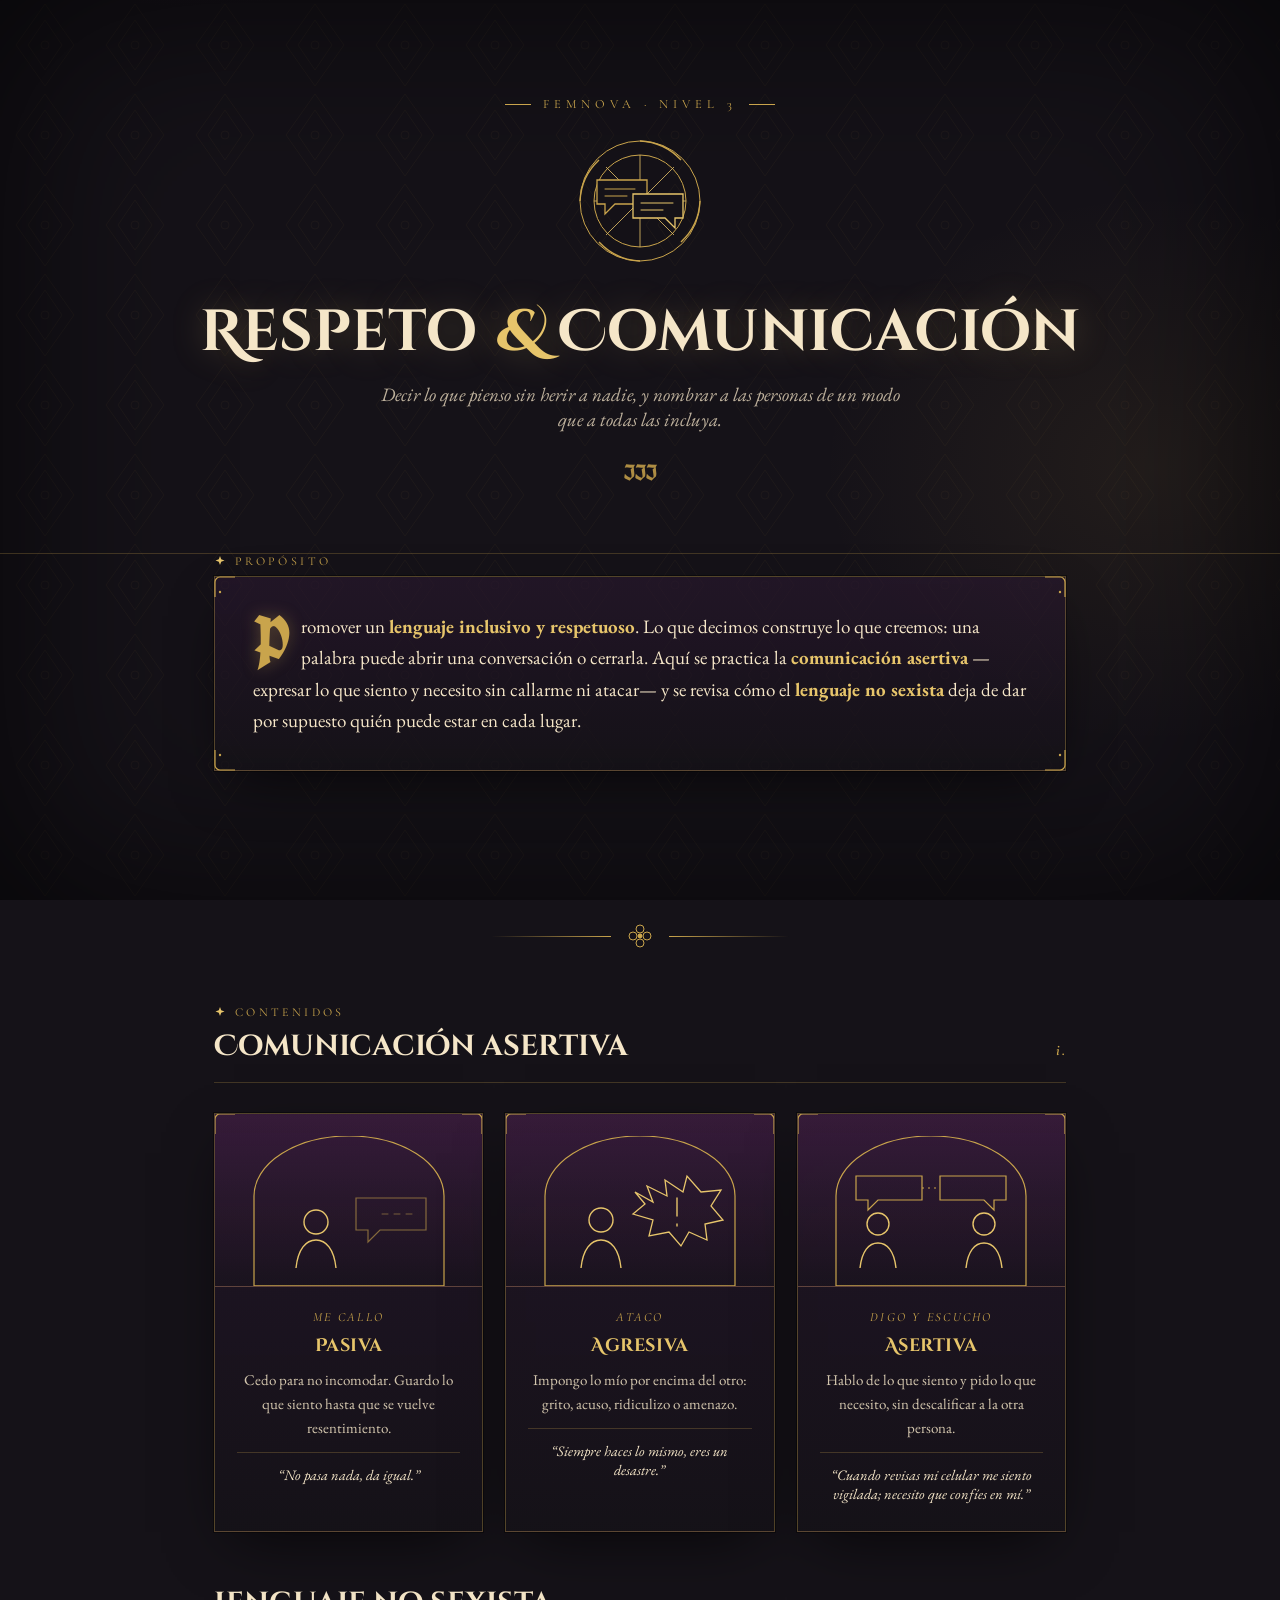
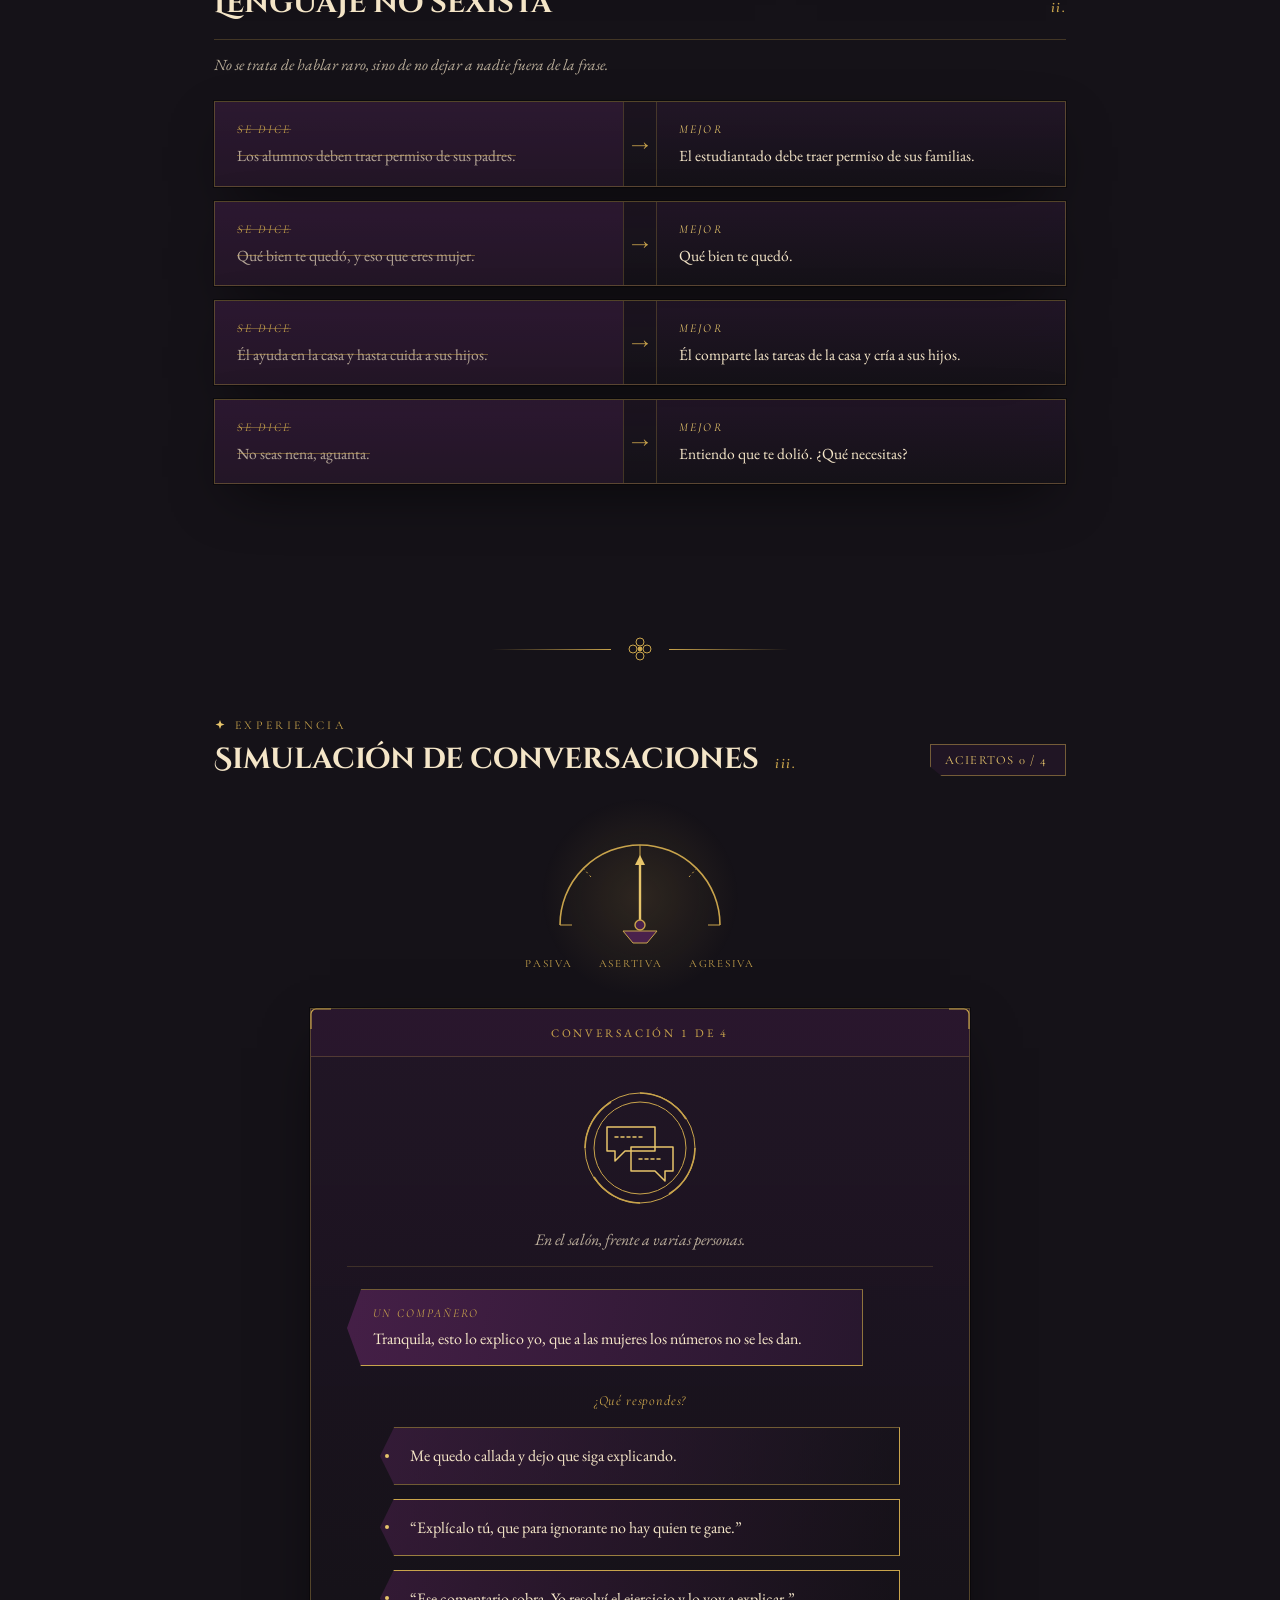
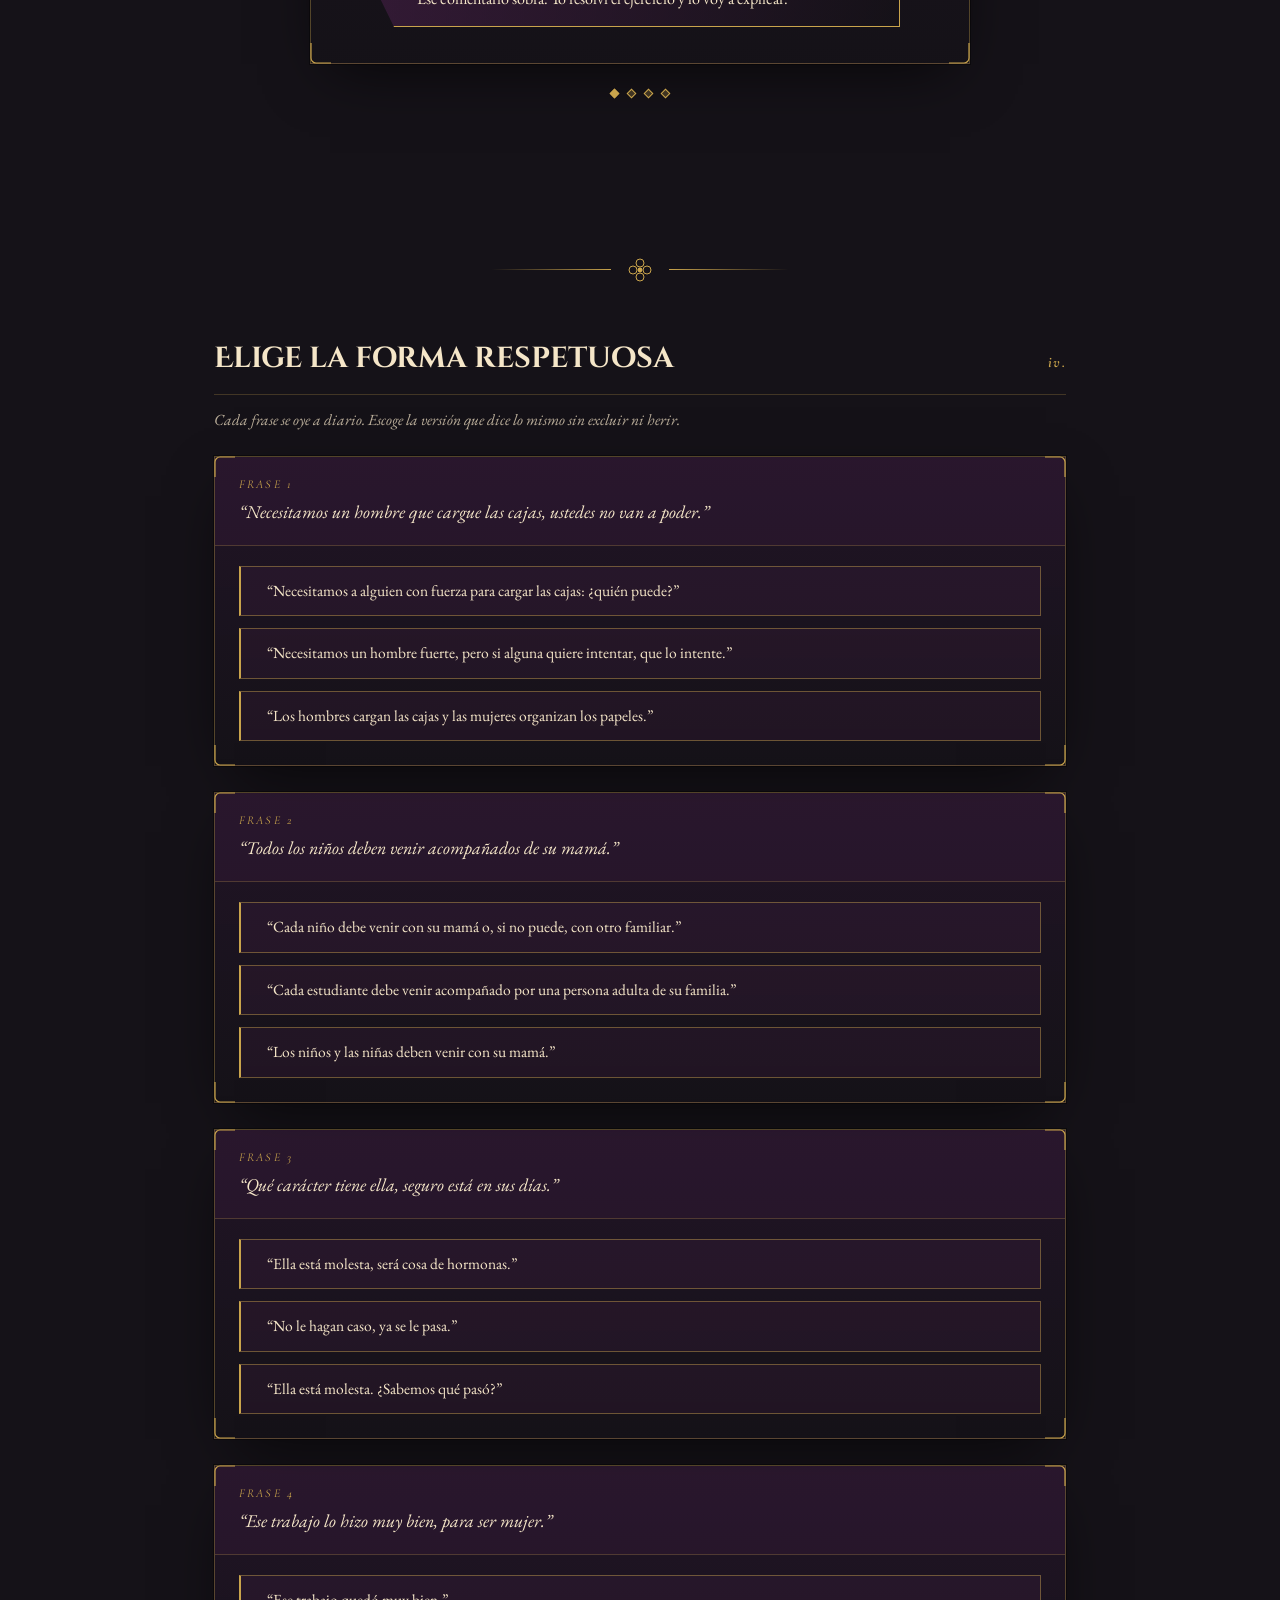
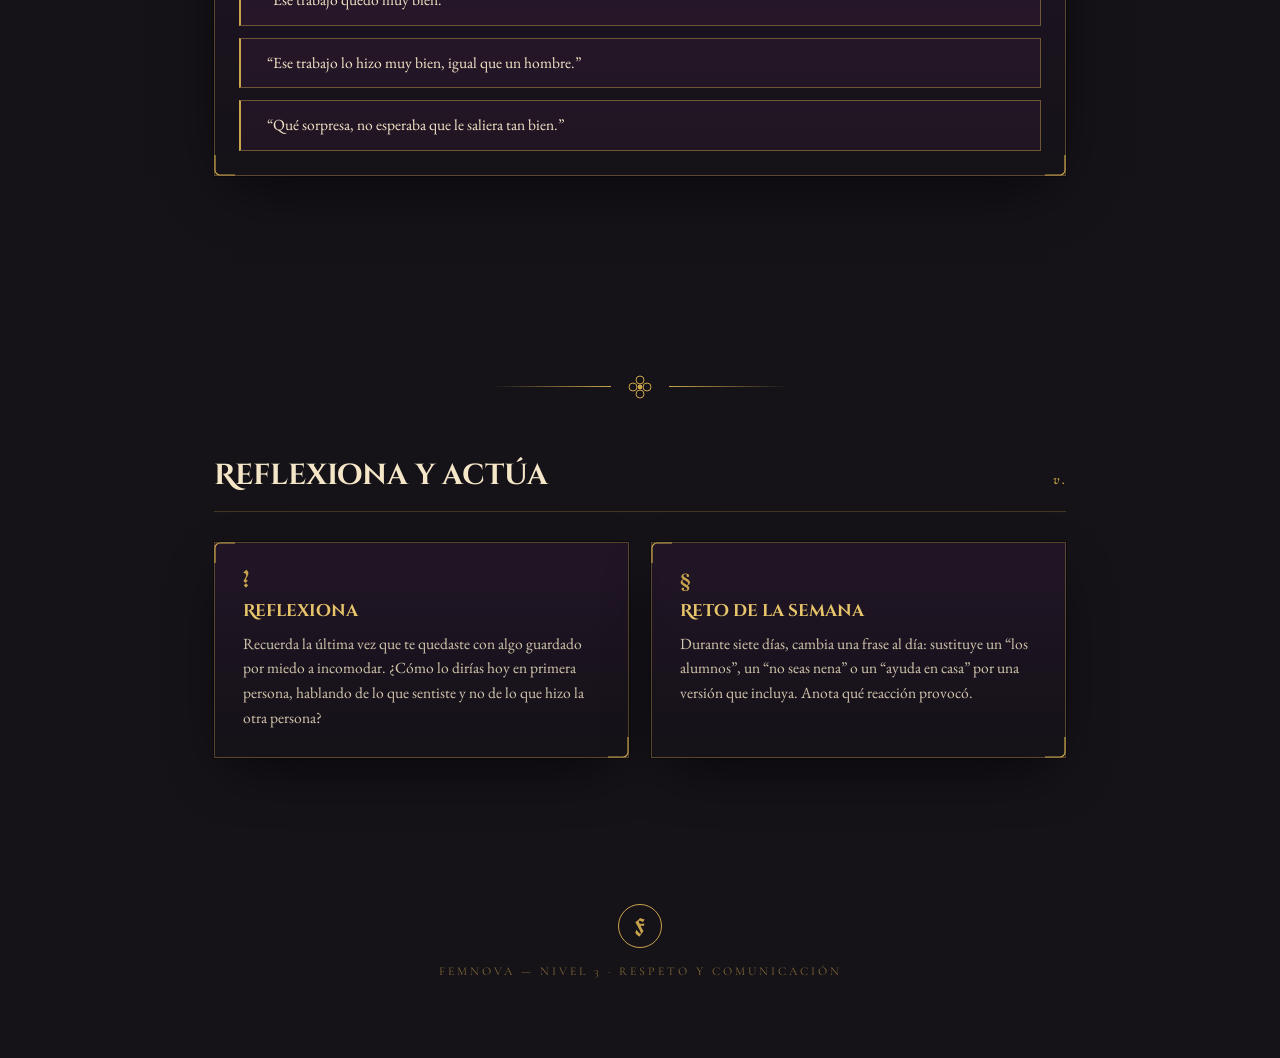
<file: juegosplus/Nivel 3/nivel3-respeto-comunicacion.html>
<!DOCTYPE html>
<html lang="es">
<head>
<meta charset="UTF-8">
<meta name="viewport" content="width=device-width, initial-scale=1.0">
<title>FEMNOVA · Nivel 3: Respeto y Comunicación</title>
<link rel="preconnect" href="https://fonts.googleapis.com">
<link href="https://fonts.googleapis.com/css2?family=Cinzel+Decorative:wght@400;700;900&family=Cormorant+Garamond:ital,wght@0,400;0,500;0,600;1,400;1,500&family=EB+Garamond:ital,wght@0,400;0,500;1,400&family=UnifrakturCook:wght@700&display=swap" rel="stylesheet">
<style>
  :root{
    --bg:#151218;
    --morado-osc:#2A1830;
    --morado:#4A214C;
    --dorado:#C9A44C;
    --dorado-claro:#E7C56B;
    --crema:#F5E6C8;
    --verde:#8fae6f;
    --rojo:#c98080;
  }
  *{box-sizing:border-box;}
  html,body{margin:0;padding:0;}
  ::selection{background:var(--dorado); color:var(--bg);}
  ::-webkit-scrollbar{width:10px;}
  ::-webkit-scrollbar-track{background:var(--bg);}
  ::-webkit-scrollbar-thumb{background:linear-gradient(var(--morado), var(--dorado)); border:2px solid var(--bg); border-radius:6px;}

  body{
    position:relative;
    background:
      radial-gradient(ellipse 700px 500px at 15% -5%, rgba(74,33,76,0.5), transparent 60%),
      radial-gradient(ellipse 600px 500px at 90% 8%, rgba(201,164,76,0.08), transparent 55%),
      var(--bg);
    color:var(--crema);
    font-family:'EB Garamond', serif;
    min-height:100vh;
  }

  /* static damask / diaper pattern — a real repeating textile motif, not an effect */
  .damask{
    position:fixed; inset:0; z-index:0; pointer-events:none;
    opacity:.05;
    background-image:url("data:image/svg+xml;utf8,<svg xmlns='http://www.w3.org/2000/svg' width='90' height='90'><g fill='none' stroke='%23C9A44C' stroke-width='1'><path d='M45 4 L74 45 L45 86 L16 45 Z'/><path d='M45 20 L62 45 L45 70 L28 45 Z'/><circle cx='45' cy='45' r='4'/></g></svg>");
    background-size:90px 90px;
  }
  body::after{
    content:"";
    position:fixed; inset:0; z-index:0; pointer-events:none;
    box-shadow: inset 0 0 200px rgba(0,0,0,0.7);
  }

  main{position:relative; z-index:1;}

  /* ---------- ornamental helpers ---------- */
  .ornament-divider{
    display:flex; align-items:center; justify-content:center; gap:16px;
    margin:56px auto; max-width:640px; padding:0 24px;
  }
  .ornament-divider .line{width:120px; height:1px; background:linear-gradient(90deg, transparent, var(--dorado));}
  .ornament-divider .line.right{background:linear-gradient(90deg, var(--dorado), transparent);}

  .gothic-frame{
    position:relative;
    border:1px solid rgba(201,164,76,0.35);
    background:linear-gradient(180deg, rgba(42,24,48,0.6), rgba(21,18,24,0.65));
    box-shadow: 0 0 0 1px rgba(0,0,0,0.4), 0 20px 60px -20px rgba(0,0,0,0.75);
  }
  .gothic-frame .corner{position:absolute; width:22px; height:22px; pointer-events:none;}
  .gothic-frame .corner svg{width:100%; height:100%;}
  .gothic-frame .corner.tl{top:-1px; left:-1px;}
  .gothic-frame .corner.tr{top:-1px; right:-1px; transform:scaleX(-1);}
  .gothic-frame .corner.bl{bottom:-1px; left:-1px; transform:scaleY(-1);}
  .gothic-frame .corner.br{bottom:-1px; right:-1px; transform:scale(-1,-1);}

  /* ---------- header ---------- */
  header{
    position:relative;
    padding:96px 24px 66px;
    text-align:center;
    border-bottom:1px solid rgba(201,164,76,0.25);
  }
  .kicker-line{display:flex; align-items:center; justify-content:center; gap:12px; margin-bottom:24px;}
  .kicker-line .tick{width:26px; height:1px; background:var(--dorado);}
  .eyebrow{
    font-family:'Cormorant Garamond', serif;
    letter-spacing:.4em; text-transform:uppercase; font-size:12.5px; color:var(--dorado);
  }
  h1.title{
    font-family:'Cinzel Decorative', serif; font-weight:700;
    font-size:clamp(34px, 6vw, 58px);
    margin:0 0 10px; color:var(--crema);
    text-shadow:0 0 34px rgba(231,197,107,0.25);
  }
  h1.title .amp{color:var(--dorado-claro); font-style:italic;}
  .subtitle{font-style:italic; font-size:19px; color:rgba(245,230,200,0.75); max-width:540px; margin:0 auto;}
  .roman-tag{
    display:inline-block; margin-top:26px;
    font-family:'UnifrakturCook', cursive; font-size:22px; color:var(--dorado); opacity:.85;
  }

  /* ---------- rose window (signature illustration) ---------- */
  .rose-window{width:130px; height:130px; margin:0 auto 22px;}

  /* ---------- section wrapper ---------- */
  section{max-width:900px; margin:0 auto; padding:0 24px 96px; position:relative;}
  .section-eyebrow{
    font-family:'Cormorant Garamond', serif; letter-spacing:.28em; text-transform:uppercase;
    font-size:12px; color:var(--dorado); margin-bottom:8px; display:flex; align-items:center; gap:9px;
  }
  .section-eyebrow svg{width:12px; height:12px; fill:var(--dorado-claro);}
  h2.section-title{
    font-family:'Cinzel Decorative', serif; font-size:clamp(22px,3.4vw,29px);
    margin:0 0 30px; color:var(--crema);
    border-bottom:1px solid rgba(201,164,76,.25); padding-bottom:16px;
    display:flex; align-items:baseline; justify-content:space-between; gap:16px; flex-wrap:wrap;
  }
  .section-title .roman{font-family:'Cormorant Garamond', serif; font-style:italic; font-size:15px; color:var(--dorado); letter-spacing:.1em;}

  /* purpose */
  .purpose-box{padding:34px 38px; font-size:19px; line-height:1.65; color:var(--crema);}
  .purpose-box strong{color:var(--dorado-claro);}
  .purpose-box .dropcap{
    float:left; font-family:'UnifrakturCook', cursive; font-size:60px; line-height:.7; color:var(--dorado);
    padding:6px 10px 0 0; text-shadow:0 0 16px rgba(201,164,76,.35);
  }

  /* ---------- concept cards: stained-glass arch illustrations ---------- */
  .concept-grid{display:grid; grid-template-columns:1fr 1fr 1fr; gap:22px;}
  @media(max-width:760px){.concept-grid{grid-template-columns:1fr;}}
  .concept-card{padding:0; overflow:hidden;}
  .concept-art{
    background:linear-gradient(180deg, rgba(74,33,76,0.5), rgba(21,18,24,0.3));
    border-bottom:1px solid rgba(201,164,76,.3);
    padding:22px 22px 0;
    display:flex; justify-content:center;
  }
  .concept-art svg{width:100%; max-width:210px; height:auto;}
  .concept-body{padding:22px 22px 28px; text-align:center;}
  .concept-body .versus{
    font-family:'Cormorant Garamond', serif; font-style:italic; color:var(--dorado);
    font-size:12.5px; letter-spacing:.18em; text-transform:uppercase; display:block; margin-bottom:8px;
  }
  .concept-body h3{font-family:'Cinzel Decorative', serif; font-size:18px; color:var(--dorado-claro); margin:0 0 10px; letter-spacing:.03em;}
  .concept-body p{font-size:15px; line-height:1.6; color:rgba(245,230,200,.85); margin:0;}
  .concept-body .quote{
    display:block; margin-top:12px; padding-top:12px; font-style:italic; font-size:14.5px;
    color:var(--crema); border-top:1px solid rgba(201,164,76,.25);
  }

  /* ---------- glosario de lenguaje ---------- */
  .lexicon{display:flex; flex-direction:column; gap:14px;}
  .lex-row{
    display:grid; grid-template-columns:1fr 34px 1fr; align-items:center; gap:0;
    padding:0; overflow:hidden;
  }
  @media(max-width:640px){.lex-row{grid-template-columns:1fr; }}
  .lex-side{padding:18px 22px; font-size:15.5px; line-height:1.5;}
  .lex-side .lex-label{
    display:block; font-family:'Cormorant Garamond',serif; font-style:italic;
    font-size:12px; letter-spacing:.18em; text-transform:uppercase; color:var(--dorado); margin-bottom:6px;
  }
  .lex-side.old{background:rgba(74,33,76,0.28); color:rgba(245,230,200,.7); text-decoration:line-through; text-decoration-color:rgba(201,164,76,.45);}
  .lex-side.old .lex-label{text-decoration:none;}
  .lex-arrow{
    display:flex; align-items:center; justify-content:center; height:100%;
    color:var(--dorado); font-size:18px; border-left:1px solid rgba(201,164,76,.25); border-right:1px solid rgba(201,164,76,.25);
    background:rgba(21,18,24,.4);
  }
  @media(max-width:640px){
    .lex-arrow{height:auto; padding:6px 0; border:none; border-top:1px solid rgba(201,164,76,.25); border-bottom:1px solid rgba(201,164,76,.25); transform:rotate(90deg) scale(.9);}
  }
  .lex-side.new{color:var(--crema);}
  .lex-side.new .lex-label{color:var(--dorado-claro);}

  /* ---------- Activity 1: simulación de conversaciones ---------- */
  .activity-header-row{display:flex; align-items:center; justify-content:space-between; flex-wrap:wrap; gap:14px; margin-bottom:6px;}
  .score-tag{
    position:relative;
    font-family:'Cormorant Garamond', serif; letter-spacing:.1em; text-transform:uppercase;
    font-size:12.5px; color:var(--dorado-claro);
    border:1px solid rgba(201,164,76,0.5); padding:7px 18px 7px 14px;
    background:rgba(42,24,48,0.55);
    clip-path:polygon(0 0, 100% 0, 100% 100%, 12px 100%, 0 70%);
  }

  /* tono: aguja gótica que se inclina según la respuesta */
  .tone-stage{display:flex; flex-direction:column; align-items:center; padding:36px 24px 30px; position:relative;}
  .tone-glow{
    position:absolute; top:52%; left:50%; transform:translate(-50%,-50%);
    width:200px; height:200px; border-radius:50%;
    background:radial-gradient(circle, rgba(201,164,76,0.14), transparent 70%);
  }
  #toneSvg{width:210px; height:130px; overflow:visible; position:relative;}
  .needle{transform-origin:105px 104px; transition:transform .7s cubic-bezier(.34,1.56,.64,1);}
  .tone-legend{
    display:flex; justify-content:space-between; width:230px; margin-top:6px;
    font-family:'Cormorant Garamond',serif; font-size:11px; letter-spacing:.16em; text-transform:uppercase; color:var(--dorado);
  }

  .scenario-card{margin-top:8px; max-width:660px; width:100%; padding:0; margin-left:auto; margin-right:auto;}
  .scenario-top{
    display:flex; align-items:center; justify-content:center; gap:14px;
    padding:16px; border-bottom:1px solid rgba(201,164,76,.25);
    background:rgba(74,33,76,0.2);
  }
  .scenario-count{font-size:11.5px; letter-spacing:.25em; text-transform:uppercase; color:var(--dorado);}

  .scenario-body{padding:32px 36px 36px;}
  @media(max-width:560px){.scenario-body{padding:26px 20px 30px;}}

  /* medallion illustration frame — quatrefoil */
  .medallion{width:118px; height:118px; margin:0 auto 22px; display:block;}

  .scene-setting{
    text-align:center; font-style:italic; font-size:16px; color:rgba(245,230,200,.75);
    margin-bottom:22px; padding-bottom:16px; border-bottom:1px solid rgba(201,164,76,.2);
  }

  /* diálogo: banderolas medievales en vez de burbujas de chat */
  .dialogue{display:flex; flex-direction:column; gap:14px; margin-bottom:26px;}
  .line-said{
    position:relative; max-width:88%;
    padding:14px 20px 14px 26px;
    background:linear-gradient(100deg, rgba(74,33,76,0.9), rgba(42,24,48,0.9));
    border:1px solid var(--dorado); border-left:none;
    font-size:16px; line-height:1.5; color:var(--crema);
    clip-path:polygon(14px 0, 100% 0, 100% 100%, 14px 100%, 0 50%);
  }
  .line-said .who{
    display:block; font-family:'Cormorant Garamond',serif; font-style:italic;
    font-size:12px; letter-spacing:.16em; text-transform:uppercase; color:var(--dorado); margin-bottom:5px;
  }
  .line-said.mine{
    align-self:flex-end; border:1px solid var(--dorado-claro); border-right:none;
    background:linear-gradient(260deg, rgba(74,33,76,0.9), rgba(42,24,48,0.9));
    clip-path:polygon(0 0, calc(100% - 14px) 0, 100% 50%, calc(100% - 14px) 100%, 0 100%);
    padding:14px 26px 14px 20px; text-align:right;
  }
  .line-said.mine .who{color:var(--dorado-claro);}

  .prompt-line{
    text-align:center; font-family:'Cormorant Garamond',serif; font-style:italic;
    font-size:14px; letter-spacing:.06em; color:var(--dorado); margin-bottom:18px;
  }

  /* ---------- Gothic arch buttons (signature design element) ---------- */
  .choice-col{display:flex; flex-direction:column; gap:14px; align-items:center;}
  .reply-btn{
    position:relative; width:100%; max-width:520px;
    padding:16px 22px 16px 30px; text-align:left;
    background:linear-gradient(100deg, rgba(74,33,76,0.55), rgba(21,18,24,0.55));
    border:1px solid var(--dorado); border-left:none;
    color:var(--crema); cursor:pointer;
    font-family:'EB Garamond', serif; font-size:16px; line-height:1.45;
    clip-path:polygon(14px 0, 100% 0, 100% 100%, 14px 100%, 0 50%);
    transition:background .25s ease, color .25s ease;
  }
  .reply-btn::before{
    content:""; position:absolute; left:5px; top:50%; transform:translateY(-50%);
    width:4px; height:4px; border-radius:50%; background:var(--dorado-claro);
  }
  .reply-btn:hover:not(:disabled), .reply-btn:focus-visible:not(:disabled){
    background:linear-gradient(100deg, var(--dorado), var(--dorado-claro)); color:var(--bg);
  }
  .reply-btn:disabled{opacity:.35; cursor:default;}
  .reply-btn.chosen{opacity:1;}
  .reply-btn.chosen.right{border-color:var(--verde); background:rgba(143,174,111,.14);}
  .reply-btn.chosen.wrong{border-color:var(--rojo); background:rgba(201,128,128,.12);}
  .reply-btn:focus-visible{outline:2px solid var(--dorado-claro); outline-offset:4px;}

  .feedback{
    margin-top:26px; padding:18px 22px 18px 24px; text-align:left;
    font-size:15.5px; line-height:1.6;
    background:rgba(42,24,48,0.5);
    border-left:3px double var(--dorado-claro);
    display:none;
  }
  .feedback.show{display:block;}
  .feedback.incorrect{border-left-color:#a95c5c;}
  .feedback .verdict{font-family:'Cinzel Decorative', serif; font-size:13px; letter-spacing:.05em; display:block; margin-bottom:6px;}
  .feedback.correct .verdict{color:var(--verde);}
  .feedback.incorrect .verdict{color:var(--rojo);}

  .next-btn{
    margin-top:24px; display:none;
    position:relative;
    font-family:'Cinzel Decorative', serif; font-size:13.5px; letter-spacing:.12em;
    padding:12px 34px; background:var(--morado);
    border:1px solid var(--dorado-claro); color:var(--crema); cursor:pointer;
    clip-path:polygon(6% 0, 94% 0, 100% 50%, 94% 100%, 6% 100%, 0 50%);
  }
  .next-btn:hover{background:var(--dorado); color:var(--bg);}
  .next-btn.show{display:inline-block;}

  .dots{display:flex; gap:10px; justify-content:center; align-items:center; margin-top:26px; padding-bottom:8px;}
  .dot{width:7px;height:7px; background:rgba(201,164,76,0.25); border:1px solid var(--dorado); transform:rotate(45deg);}
  .dot.active{background:var(--dorado);}
  .dot.done{background:var(--dorado-claro);}

  /* wax seal */
  .seal{
    display:none; width:104px; height:104px; margin:34px auto 0; border-radius:50%;
    background:radial-gradient(circle at 35% 30%, var(--dorado-claro), var(--dorado) 55%, #8a6b2c 100%);
    align-items:center; justify-content:center; flex-direction:column;
    box-shadow:0 10px 26px rgba(0,0,0,.5), inset 0 -6px 12px rgba(0,0,0,.25), inset 0 6px 10px rgba(255,255,255,.25);
    border:2px solid var(--morado-osc);
  }
  .seal.show{display:flex;}
  .seal .roman-num{font-family:'Cinzel Decorative', serif; font-size:24px; color:var(--bg); font-weight:700;}
  .seal .seal-label{font-family:'Cormorant Garamond', serif; font-size:9.5px; letter-spacing:.15em; text-transform:uppercase; color:var(--bg); opacity:.75; margin-top:2px;}

  /* aviso tema sensible */
  .tag-sensible{
    display:inline-flex; align-items:center; gap:7px; margin-top:14px;
    font-size:12px; letter-spacing:.1em; color:var(--dorado); font-family:'Cormorant Garamond',serif; text-transform:uppercase;
    border-top:1px solid rgba(201,164,76,.25); padding-top:12px;
  }
  .tag-sensible svg{width:9px; height:9px; fill:var(--dorado);}

  /* ---------- Activity 2: reescribir la frase ---------- */
  .rewrite-list{display:flex; flex-direction:column; gap:26px;}
  .rewrite-card{padding:0;}
  .rewrite-top{
    padding:20px 24px; border-bottom:1px solid rgba(201,164,76,.25);
    background:rgba(74,33,76,0.2);
  }
  .rewrite-top .heard{
    display:block; font-family:'Cormorant Garamond',serif; font-style:italic;
    font-size:12px; letter-spacing:.18em; text-transform:uppercase; color:var(--dorado); margin-bottom:7px;
  }
  .rewrite-top .phrase{font-size:18px; line-height:1.5; color:var(--crema); font-style:italic;}
  .rewrite-options{padding:20px 24px 24px; display:flex; flex-direction:column; gap:12px;}
  .opt-btn{
    position:relative; text-align:left; width:100%;
    padding:13px 18px 13px 26px;
    background:rgba(74,33,76,0.22);
    border:1px solid rgba(201,164,76,.45); border-left:2px solid var(--dorado);
    color:var(--crema); font-family:'EB Garamond', serif; font-size:15.5px; line-height:1.45;
    cursor:pointer; transition:background .2s ease, color .2s ease;
  }
  .opt-btn:hover:not(:disabled){background:rgba(201,164,76,.16);}
  .opt-btn:disabled{cursor:default;}
  .opt-btn.right{border-color:var(--verde); border-left-color:var(--verde); background:rgba(143,174,111,.14);}
  .opt-btn.wrong{border-color:var(--rojo); border-left-color:var(--rojo); background:rgba(201,128,128,.12);}
  .opt-btn.dim{opacity:.4;}
  .opt-btn:focus-visible{outline:2px solid var(--dorado-claro); outline-offset:3px;}
  .rewrite-note{
    display:none; margin-top:6px; padding:14px 18px; font-size:15px; line-height:1.55;
    background:rgba(42,24,48,0.5); border-left:3px double var(--dorado-claro);
  }
  .rewrite-note.show{display:block;}

  .drag-status{text-align:center; margin-top:26px; font-size:14px; color:var(--dorado); min-height:20px; font-family:'Cormorant Garamond', serif; letter-spacing:.05em;}

  /* ---------- reflexión / reto ---------- */
  .closing-grid{display:grid; grid-template-columns:1fr 1fr; gap:22px;}
  @media(max-width:640px){.closing-grid{grid-template-columns:1fr;}}
  .closing-card{padding:26px 28px;}
  .closing-card .mark{font-family:'UnifrakturCook',cursive; color:var(--dorado); font-size:22px; display:block; margin-bottom:8px; line-height:1;}
  .closing-card h3{font-family:'Cinzel Decorative',serif; font-size:17px; color:var(--dorado-claro); margin:0 0 10px;}
  .closing-card p{margin:0; font-size:15.5px; line-height:1.6; color:rgba(245,230,200,.85);}

  footer{text-align:center; padding:50px 24px 80px; position:relative; z-index:1;}
  .footer-monogram{width:44px; height:44px; margin:0 auto 16px; border:1px solid var(--dorado); border-radius:50%; display:flex; align-items:center; justify-content:center; font-family:'UnifrakturCook', cursive; color:var(--dorado); font-size:20px;}
  footer .foot-text{font-family:'Cormorant Garamond', serif; letter-spacing:.25em; text-transform:uppercase; font-size:12px; color:rgba(201,164,76,0.6);}

  @media (prefers-reduced-motion: reduce){
    .needle,.reply-btn,.opt-btn{transition:none !important;}
  }
</style>
</head>
<body>
<div class="damask"></div>

<main>
<header>
  <div class="kicker-line"><div class="tick"></div><span class="eyebrow">Femnova · Nivel 3</span><div class="tick"></div></div>

  <!-- Rosetón del diálogo: dos banderolas cruzadas dentro del vitral -->
  <svg class="rose-window" viewBox="0 0 130 130">
    <g fill="none" stroke="#C9A44C" stroke-width="1">
      <circle cx="65" cy="65" r="60"/>
      <circle cx="65" cy="65" r="46"/>
      <g stroke="#E7C56B" stroke-width="0.8">
        <path d="M65 19 L65 111"/>
        <path d="M19 65 L111 65"/>
        <path d="M31 31 L99 99"/>
        <path d="M99 31 L31 99"/>
      </g>
      <path d="M65 5 A60 60 0 0 1 106 24" stroke-width="1.4"/>
      <path d="M125 65 A60 60 0 0 1 106 106" stroke-width="1.4"/>
      <path d="M65 125 A60 60 0 0 1 24 106" stroke-width="1.4"/>
      <path d="M5 65 A60 60 0 0 1 24 24" stroke-width="1.4"/>
    </g>
    <!-- banderolas de diálogo -->
    <g fill="#151218" stroke="#C9A44C" stroke-width="1.3">
      <path d="M22 44 H72 V68 H40 L30 78 V68 H22 Z"/>
    </g>
    <g fill="#151218" stroke="#E7C56B" stroke-width="1.3">
      <path d="M58 58 H108 V82 H100 V92 L90 82 H58 Z"/>
    </g>
    <g stroke="#C9A44C" stroke-width="1" stroke-linecap="round">
      <path d="M30 53 H60"/><path d="M30 60 H52"/>
    </g>
    <g stroke="#E7C56B" stroke-width="1" stroke-linecap="round">
      <path d="M66 67 H98"/><path d="M66 74 H88"/>
    </g>
  </svg>

  <h1 class="title">Respeto <span class="amp">&</span> Comunicación</h1>
  <p class="subtitle">Decir lo que pienso sin herir a nadie, y nombrar a las personas de un modo que a todas las incluya.</p>
  <div class="roman-tag">III</div>
</header>

<section>
  <div class="section-eyebrow"><svg viewBox="0 0 24 24"><path d="M12 2l2.4 6.6L21 11l-6.6 2.4L12 20l-2.4-6.6L3 11l6.6-2.4z"/></svg>Propósito</div>
  <div class="gothic-frame purpose-box">
    <div class="corner tl"><svg viewBox="0 0 22 22"><path d="M1 21V6a5 5 0 015-5h15" fill="none" stroke="#C9A44C" stroke-width="1.2"/><circle cx="6" cy="16" r="1.2" fill="#C9A44C"/></svg></div>
    <div class="corner tr"><svg viewBox="0 0 22 22"><path d="M1 21V6a5 5 0 015-5h15" fill="none" stroke="#C9A44C" stroke-width="1.2"/><circle cx="6" cy="16" r="1.2" fill="#C9A44C"/></svg></div>
    <div class="corner bl"><svg viewBox="0 0 22 22"><path d="M1 21V6a5 5 0 015-5h15" fill="none" stroke="#C9A44C" stroke-width="1.2"/><circle cx="6" cy="16" r="1.2" fill="#C9A44C"/></svg></div>
    <div class="corner br"><svg viewBox="0 0 22 22"><path d="M1 21V6a5 5 0 015-5h15" fill="none" stroke="#C9A44C" stroke-width="1.2"/><circle cx="6" cy="16" r="1.2" fill="#C9A44C"/></svg></div>
    <span class="dropcap">P</span>romover un <strong>lenguaje inclusivo y respetuoso</strong>. Lo que decimos construye lo que creemos: una palabra puede abrir una conversación o cerrarla. Aquí se practica la <strong>comunicación asertiva</strong> —expresar lo que siento y necesito sin callarme ni atacar— y se revisa cómo el <strong>lenguaje no sexista</strong> deja de dar por supuesto quién puede estar en cada lugar.
  </div>
</section>

<div class="ornament-divider">
  <div class="line"></div>
  <svg width="26" height="26" viewBox="0 0 26 26"><g fill="none" stroke="#C9A44C" stroke-width="1"><circle cx="13" cy="6" r="4"/><circle cx="20" cy="13" r="4"/><circle cx="13" cy="20" r="4"/><circle cx="6" cy="13" r="4"/><circle cx="13" cy="13" r="2.4" fill="#C9A44C" stroke="none"/></g></svg>
  <div class="line right"></div>
</div>

<section>
  <div class="section-eyebrow"><svg viewBox="0 0 24 24"><path d="M12 2l2.4 6.6L21 11l-6.6 2.4L12 20l-2.4-6.6L3 11l6.6-2.4z"/></svg>Contenidos</div>
  <h2 class="section-title">Comunicación asertiva <span class="roman">i.</span></h2>
  <div class="concept-grid">

    <div class="gothic-frame concept-card">
      <div class="corner tl"><svg viewBox="0 0 22 22"><path d="M1 21V6a5 5 0 015-5h15" fill="none" stroke="#C9A44C" stroke-width="1.2"/></svg></div>
      <div class="corner tr"><svg viewBox="0 0 22 22"><path d="M1 21V6a5 5 0 015-5h15" fill="none" stroke="#C9A44C" stroke-width="1.2"/></svg></div>
      <div class="concept-art">
        <svg viewBox="0 0 210 150">
          <path d="M10 150 V60 A95 60 0 0 1 200 60 V150 Z" fill="none" stroke="#C9A44C" stroke-width="1.2"/>
          <line x1="10" y1="150" x2="200" y2="150" stroke="#C9A44C" stroke-width="1.2"/>
          <!-- figura encogida y banderola vacía -->
          <g stroke="#E7C56B" stroke-width="1.4" fill="none">
            <circle cx="72" cy="86" r="12"/>
            <path d="M52 132c2-19 10-28 20-28s18 9 20 28"/>
          </g>
          <g stroke="#C9A44C" stroke-width="1.2" fill="none" opacity=".6">
            <path d="M112 62 H182 V94 H136 L124 106 V94 H112 Z"/>
          </g>
          <g stroke="#C9A44C" stroke-width="1" stroke-linecap="round" opacity=".5">
            <path d="M138 78 h6"/><path d="M150 78 h6"/><path d="M162 78 h6"/>
          </g>
        </svg>
      </div>
      <div class="concept-body">
        <span class="versus">Me callo</span>
        <h3>Pasiva</h3>
        <p>Cedo para no incomodar. Guardo lo que siento hasta que se vuelve resentimiento.</p>
        <span class="quote">“No pasa nada, da igual.”</span>
      </div>
    </div>

    <div class="gothic-frame concept-card">
      <div class="corner tl"><svg viewBox="0 0 22 22"><path d="M1 21V6a5 5 0 015-5h15" fill="none" stroke="#C9A44C" stroke-width="1.2"/></svg></div>
      <div class="corner tr"><svg viewBox="0 0 22 22"><path d="M1 21V6a5 5 0 015-5h15" fill="none" stroke="#C9A44C" stroke-width="1.2"/></svg></div>
      <div class="concept-art">
        <svg viewBox="0 0 210 150">
          <path d="M10 150 V60 A95 60 0 0 1 200 60 V150 Z" fill="none" stroke="#C9A44C" stroke-width="1.2"/>
          <line x1="10" y1="150" x2="200" y2="150" stroke="#C9A44C" stroke-width="1.2"/>
          <!-- banderola dentada que invade -->
          <g stroke="#E7C56B" stroke-width="1.4" fill="none">
            <circle cx="66" cy="84" r="12"/>
            <path d="M46 132c2-19 10-28 20-28s18 9 20 28"/>
          </g>
          <g stroke="#E7C56B" stroke-width="1.3" fill="none">
            <path d="M100 56 L118 66 L112 50 L132 60 L130 44 L148 56 L152 40 L166 56 L186 54 L176 70 L188 84 L170 88 L172 104 L154 96 L146 110 L134 96 L114 100 L118 84 L98 78 L110 68 Z"/>
          </g>
          <g stroke="#E7C56B" stroke-width="1.4" stroke-linecap="round">
            <path d="M142 62 v18"/><path d="M142 88 v2"/>
          </g>
        </svg>
      </div>
      <div class="concept-body">
        <span class="versus">Ataco</span>
        <h3>Agresiva</h3>
        <p>Impongo lo mío por encima del otro: grito, acuso, ridiculizo o amenazo.</p>
        <span class="quote">“Siempre haces lo mismo, eres un desastre.”</span>
      </div>
    </div>

    <div class="gothic-frame concept-card">
      <div class="corner tl"><svg viewBox="0 0 22 22"><path d="M1 21V6a5 5 0 015-5h15" fill="none" stroke="#C9A44C" stroke-width="1.2"/></svg></div>
      <div class="corner tr"><svg viewBox="0 0 22 22"><path d="M1 21V6a5 5 0 015-5h15" fill="none" stroke="#C9A44C" stroke-width="1.2"/></svg></div>
      <div class="concept-art">
        <svg viewBox="0 0 210 150">
          <path d="M10 150 V60 A95 60 0 0 1 200 60 V150 Z" fill="none" stroke="#C9A44C" stroke-width="1.2"/>
          <line x1="10" y1="150" x2="200" y2="150" stroke="#C9A44C" stroke-width="1.2"/>
          <!-- dos figuras frente a frente, banderolas del mismo tamaño -->
          <g stroke="#E7C56B" stroke-width="1.4" fill="none">
            <circle cx="52" cy="88" r="11"/>
            <path d="M34 132c1.8-17 9-25 18-25s16.2 8 18 25"/>
            <circle cx="158" cy="88" r="11"/>
            <path d="M140 132c1.8-17 9-25 18-25s16.2 8 18 25"/>
          </g>
          <g stroke="#C9A44C" stroke-width="1.2" fill="none">
            <path d="M30 40 H96 V64 H52 L42 74 V64 H30 Z"/>
            <path d="M114 40 H180 V64 H168 V74 L158 64 H114 Z"/>
          </g>
          <line x1="96" y1="52" x2="114" y2="52" stroke="#C9A44C" stroke-width="1" stroke-dasharray="2 4"/>
        </svg>
      </div>
      <div class="concept-body">
        <span class="versus">Digo y escucho</span>
        <h3>Asertiva</h3>
        <p>Hablo de lo que siento y pido lo que necesito, sin descalificar a la otra persona.</p>
        <span class="quote">“Cuando revisas mi celular me siento vigilada; necesito que confíes en mí.”</span>
      </div>
    </div>
  </div>

  <h2 class="section-title" style="margin-top:52px;">Lenguaje no sexista <span class="roman">ii.</span></h2>
  <p style="margin-top:-16px; margin-bottom:26px; color:rgba(245,230,200,.75); font-size:15.5px; font-style:italic;">No se trata de hablar raro, sino de no dejar a nadie fuera de la frase.</p>
  <div class="lexicon">

    <div class="gothic-frame lex-row">
      <div class="lex-side old"><span class="lex-label">Se dice</span>Los alumnos deben traer permiso de sus padres.</div>
      <div class="lex-arrow">→</div>
      <div class="lex-side new"><span class="lex-label">Mejor</span>El estudiantado debe traer permiso de sus familias.</div>
    </div>

    <div class="gothic-frame lex-row">
      <div class="lex-side old"><span class="lex-label">Se dice</span>Qué bien te quedó, y eso que eres mujer.</div>
      <div class="lex-arrow">→</div>
      <div class="lex-side new"><span class="lex-label">Mejor</span>Qué bien te quedó.</div>
    </div>

    <div class="gothic-frame lex-row">
      <div class="lex-side old"><span class="lex-label">Se dice</span>Él ayuda en la casa y hasta cuida a sus hijos.</div>
      <div class="lex-arrow">→</div>
      <div class="lex-side new"><span class="lex-label">Mejor</span>Él comparte las tareas de la casa y cría a sus hijos.</div>
    </div>

    <div class="gothic-frame lex-row">
      <div class="lex-side old"><span class="lex-label">Se dice</span>No seas nena, aguanta.</div>
      <div class="lex-arrow">→</div>
      <div class="lex-side new"><span class="lex-label">Mejor</span>Entiendo que te dolió. ¿Qué necesitas?</div>
    </div>

  </div>
</section>

<div class="ornament-divider">
  <div class="line"></div>
  <svg width="26" height="26" viewBox="0 0 26 26"><g fill="none" stroke="#C9A44C" stroke-width="1"><circle cx="13" cy="6" r="4"/><circle cx="20" cy="13" r="4"/><circle cx="13" cy="20" r="4"/><circle cx="6" cy="13" r="4"/><circle cx="13" cy="13" r="2.4" fill="#C9A44C" stroke="none"/></g></svg>
  <div class="line right"></div>
</div>

<section>
  <div class="section-eyebrow"><svg viewBox="0 0 24 24"><path d="M12 2l2.4 6.6L21 11l-6.6 2.4L12 20l-2.4-6.6L3 11l6.6-2.4z"/></svg>Experiencia</div>
  <div class="activity-header-row">
    <h2 class="section-title" style="border:none; padding:0; margin:0;">Simulación de conversaciones <span class="roman">iii.</span></h2>
    <div class="score-tag" id="scorePill">Aciertos 0 / 4</div>
  </div>

  <div class="tone-stage">
    <div class="tone-glow"></div>
    <svg id="toneSvg" viewBox="0 0 210 130">
      <path d="M25 104 A80 80 0 0 1 185 104" fill="none" stroke="#C9A44C" stroke-width="1.6"/>
      <g stroke="#C9A44C" stroke-width="1">
        <line x1="25" y1="104" x2="37" y2="104"/>
        <line x1="105" y1="24" x2="105" y2="36"/>
        <line x1="185" y1="104" x2="173" y2="104"/>
        <line x1="48" y1="47" x2="56" y2="56" stroke-dasharray="2 3"/>
        <line x1="162" y1="47" x2="154" y2="56" stroke-dasharray="2 3"/>
      </g>
      <g class="needle" id="needle">
        <line x1="105" y1="104" x2="105" y2="40" stroke="#E7C56B" stroke-width="2.4"/>
        <path d="M105 34 L110 44 L100 44 Z" fill="#E7C56B"/>
      </g>
      <circle cx="105" cy="104" r="5" fill="#4A214C" stroke="#C9A44C" stroke-width="1.4"/>
      <polygon points="88,110 122,110 112,122 98,122" fill="#4A214C" stroke="#C9A44C" stroke-width="1"/>
    </svg>
    <div class="tone-legend"><span>Pasiva</span><span>Asertiva</span><span>Agresiva</span></div>
  </div>

  <div class="gothic-frame scenario-card" id="scenarioCard">
    <div class="corner tl"><svg viewBox="0 0 22 22"><path d="M1 21V6a5 5 0 015-5h15" fill="none" stroke="#C9A44C" stroke-width="1.2"/></svg></div>
    <div class="corner tr"><svg viewBox="0 0 22 22"><path d="M1 21V6a5 5 0 015-5h15" fill="none" stroke="#C9A44C" stroke-width="1.2"/></svg></div>
    <div class="corner bl"><svg viewBox="0 0 22 22"><path d="M1 21V6a5 5 0 015-5h15" fill="none" stroke="#C9A44C" stroke-width="1.2"/></svg></div>
    <div class="corner br"><svg viewBox="0 0 22 22"><path d="M1 21V6a5 5 0 015-5h15" fill="none" stroke="#C9A44C" stroke-width="1.2"/></svg></div>
    <div class="scenario-top">
      <div class="scenario-count">Conversación <span id="scCurrent">1</span> de <span id="scTotal">4</span></div>
    </div>
    <div class="scenario-body">
      <svg class="medallion" id="scenarioIcon" viewBox="0 0 118 118"></svg>
      <div class="scene-setting" id="sceneSetting"></div>
      <div class="dialogue" id="dialogue"></div>
      <div class="prompt-line">¿Qué respondes?</div>
      <div class="choice-col" id="choiceCol"></div>
      <div class="feedback" id="feedback"></div>
      <div style="text-align:center;"><button class="next-btn" id="nextBtn">Siguiente →</button></div>
    </div>
  </div>

  <div class="dots" id="dots"></div>

  <div class="seal" id="seal">
    <div class="roman-num" id="sealScore">4/4</div>
    <div class="seal-label">Completo</div>
  </div>
</section>

<div class="ornament-divider">
  <div class="line"></div>
  <svg width="26" height="26" viewBox="0 0 26 26"><g fill="none" stroke="#C9A44C" stroke-width="1"><circle cx="13" cy="6" r="4"/><circle cx="20" cy="13" r="4"/><circle cx="13" cy="20" r="4"/><circle cx="6" cy="13" r="4"/><circle cx="13" cy="13" r="2.4" fill="#C9A44C" stroke="none"/></g></svg>
  <div class="line right"></div>
</div>

<section>
  <h2 class="section-title">Elige la forma respetuosa <span class="roman">iv.</span></h2>
  <p style="margin-top:-16px; margin-bottom:26px; color:rgba(245,230,200,.75); font-size:15.5px; font-style:italic;">Cada frase se oye a diario. Escoge la versión que dice lo mismo sin excluir ni herir.</p>

  <div class="rewrite-list" id="rewriteList"></div>
  <div class="drag-status" id="rewriteStatus"></div>
</section>

<div class="ornament-divider">
  <div class="line"></div>
  <svg width="26" height="26" viewBox="0 0 26 26"><g fill="none" stroke="#C9A44C" stroke-width="1"><circle cx="13" cy="6" r="4"/><circle cx="20" cy="13" r="4"/><circle cx="13" cy="20" r="4"/><circle cx="6" cy="13" r="4"/><circle cx="13" cy="13" r="2.4" fill="#C9A44C" stroke="none"/></g></svg>
  <div class="line right"></div>
</div>

<section>
  <h2 class="section-title">Reflexiona y actúa <span class="roman">v.</span></h2>
  <div class="closing-grid">
    <div class="gothic-frame closing-card">
      <div class="corner tl"><svg viewBox="0 0 22 22"><path d="M1 21V6a5 5 0 015-5h15" fill="none" stroke="#C9A44C" stroke-width="1.2"/></svg></div>
      <div class="corner br"><svg viewBox="0 0 22 22"><path d="M1 21V6a5 5 0 015-5h15" fill="none" stroke="#C9A44C" stroke-width="1.2"/></svg></div>
      <span class="mark">?</span>
      <h3>Reflexiona</h3>
      <p>Recuerda la última vez que te quedaste con algo guardado por miedo a incomodar. ¿Cómo lo dirías hoy en primera persona, hablando de lo que sentiste y no de lo que hizo la otra persona?</p>
    </div>
    <div class="gothic-frame closing-card">
      <div class="corner tl"><svg viewBox="0 0 22 22"><path d="M1 21V6a5 5 0 015-5h15" fill="none" stroke="#C9A44C" stroke-width="1.2"/></svg></div>
      <div class="corner br"><svg viewBox="0 0 22 22"><path d="M1 21V6a5 5 0 015-5h15" fill="none" stroke="#C9A44C" stroke-width="1.2"/></svg></div>
      <span class="mark">§</span>
      <h3>Reto de la semana</h3>
      <p>Durante siete días, cambia una frase al día: sustituye un “los alumnos”, un “no seas nena” o un “ayuda en casa” por una versión que incluya. Anota qué reacción provocó.</p>
    </div>
  </div>
</section>

<footer>
  <div class="footer-monogram">F</div>
  <div class="foot-text">Femnova — Nivel 3 · Respeto y Comunicación</div>
</footer>
</main>

<script>
/* ================= ACTIVIDAD 1: Simulación de conversaciones ================= */
/* cada icono se dibuja dentro de un medallón tipo vitral (marco cuatrifolio) */
function medallionFrame(inner){
  return `
    <g fill="none" stroke="#C9A44C" stroke-width="1">
      <circle cx="59" cy="59" r="55"/>
      <circle cx="59" cy="59" r="46"/>
      <path d="M59 4 A55 55 0 0 1 105 30" stroke-width="1.6"/>
      <path d="M114 59 A55 55 0 0 1 88 105" stroke-width="1.6"/>
      <path d="M59 114 A55 55 0 0 1 13 88" stroke-width="1.6"/>
      <path d="M4 59 A55 55 0 0 1 30 13" stroke-width="1.6"/>
    </g>
    <g fill="none" stroke="#E7C56B" stroke-width="1.5" stroke-linecap="round" stroke-linejoin="round">${inner}</g>
  `;
}

const conversations = [
  {
    icon: `
      <path d="M26 38 H74 V62 H44 L34 72 V62 H26 Z"/>
      <path d="M50 58 H92 V82 H84 V92 L74 82 H50 Z"/>
      <path d="M34 48 h28" stroke-dasharray="3 3"/>
      <path d="M58 70 h24" stroke-dasharray="3 3"/>
    `,
    setting: 'En el salón, frente a varias personas.',
    dialogue: [
      { who:'Un compañero', text:'Tranquila, esto lo explico yo, que a las mujeres los números no se les dan.' }
    ],
    sensible: false,
    options: [
      { text:'Me quedo callada y dejo que siga explicando.', type:'pasiva' },
      { text:'“Explícalo tú, que para ignorante no hay quien te gane.”', type:'agresiva' },
      { text:'“Ese comentario sobra. Yo resolví el ejercicio y lo voy a explicar.”', type:'asertiva' }
    ],
    feedback: {
      pasiva:'Callar evita el roce del momento, pero deja el comentario en pie y la explicación en sus manos. La asertividad no obliga a pelear: basta con nombrar lo que pasó y sostener tu lugar.',
      agresiva:'Devolver el insulto empata el tono, pero desvía la conversación hacia quién ofende más y tu argumento se pierde. Se puede marcar un límite sin descalificar.',
      asertiva:'Señalas el comentario, no a la persona, y recuperas tu espacio. Frase corta, sin insulto y con una acción concreta: así se pone un límite.'
    },
    correct:'asertiva'
  },
  {
    icon: `
      <rect x="40" y="30" width="38" height="62" rx="5"/>
      <path d="M52 30 h14" stroke-width="1.2"/>
      <circle cx="59" cy="84" r="2.5"/>
      <path d="M48 48 h22" stroke-dasharray="3 3"/>
      <path d="M48 58 h22" stroke-dasharray="3 3"/>
      <path d="M86 42 l16 -12" stroke-width="1.2"/>
      <circle cx="105" cy="26" r="5"/>
    `,
    setting: 'Tu pareja toma tu celular y empieza a revisarlo.',
    dialogue: [
      { who:'Tu pareja', text:'Si no tienes nada que ocultar, no te molesta que lo revise, ¿verdad?' }
    ],
    sensible: true,
    options: [
      { text:'“Revísalo, así te quedas tranquilo.”', type:'pasiva' },
      { text:'“Pues entonces dame el tuyo, a ver qué escondes tú.”', type:'agresiva' },
      { text:'“No voy a entregarte mi celular. Cuando lo revisas me siento vigilada y necesito que confíes en mí.”', type:'asertiva' }
    ],
    feedback: {
      pasiva:'Ceder una vez suele abrir la puerta a la siguiente. Revisar el celular de la pareja no es una prueba de amor: es control, y el control se sostiene cuando no encuentra un límite.',
      agresiva:'Responder con la misma sospecha convierte la relación en una vigilancia mutua. El problema no es quién revisa primero, sino que la confianza se haya sustituido por el control.',
      asertiva:'Dices que no, explicas cómo te sientes y nombras lo que necesitas. Un no acompañado de una razón propia es más difícil de discutir que un no a secas.'
    },
    correct:'asertiva'
  },
  {
    icon: `
      <path d="M22 58 H62 V82 H36 L28 90 V82 H22 Z"/>
      <path d="M62 34 H100 V58 H92 V66 L84 58 H62 Z"/>
      <circle cx="42" cy="34" r="8"/>
      <path d="M30 52 c1-9 5-13 12-13 s11 4 12 13" stroke-width="1.2"/>
      <path d="M78 76 v10" stroke-width="1.2"/>
      <path d="M72 86 h12" stroke-width="1.2"/>
    `,
    setting: 'Trabajo en grupo. Llevas tres días haciendo la parte de otra persona.',
    dialogue: [
      { who:'Tú', text:'(Otra vez me tocó terminar su parte y mañana entregamos.)' },
      { who:'Tu compañera', text:'Ay, se me volvió a olvidar. Tú lo haces rapidísimo, ¿no?' }
    ],
    sensible: false,
    options: [
      { text:'“No te preocupes, yo lo hago.”', type:'pasiva' },
      { text:'“Eres una interesada, no piensas hacer nada nunca.”', type:'agresiva' },
      { text:'“Llevo tres días cubriendo tu parte y no me alcanza el tiempo. Necesito que hagas tu sección hoy.”', type:'asertiva' }
    ],
    feedback: {
      pasiva:'Resolverlo tú evita la incomodidad, pero el acuerdo sigue roto y la carga vuelve a caer en el mismo lado. Ceder no es generosidad cuando se vuelve costumbre.',
      agresiva:'La etiqueta —“eres una interesada”— habla de su persona, no del problema. Casi siempre provoca defensa y la tarea sigue sin hacerse.',
      asertiva:'Describes el hecho, dices cómo te afecta y haces una petición concreta con plazo. Es la estructura básica de una frase asertiva.'
    },
    correct:'asertiva'
  },
  {
    icon: `
      <circle cx="42" cy="44" r="10"/>
      <path d="M26 82c1.6-16 8-23 16-23s14.4 7 16 23"/>
      <circle cx="80" cy="44" r="10"/>
      <path d="M64 82c1.6-16 8-23 16-23s14.4 7 16 23"/>
      <path d="M38 96 h42" stroke-dasharray="3 3"/>
      <path d="M59 22 v10"/>
      <path d="M52 28 l7 -8 l7 8" stroke-width="1.2"/>
    `,
    setting: 'Una amiga te cuenta que su novio le prohibió salir con ustedes.',
    dialogue: [
      { who:'Tu amiga', text:'No es para tanto, es que se pone celoso porque me quiere mucho.' }
    ],
    sensible: true,
    options: [
      { text:'“Bueno, cada pareja es un mundo.”', type:'pasiva' },
      { text:'“Estás ciega, déjalo ya o no me busques más.”', type:'agresiva' },
      { text:'“A mí me preocupa que decida con quién sales. Yo te escucho cuando quieras y aquí sigo.”', type:'asertiva' }
    ],
    feedback: {
      pasiva:'Evita el conflicto, pero también evita a tu amiga. Puedes respetar su decisión y aun así decirle lo que ves.',
      agresiva:'Los ultimátums suelen aislar más a quien ya está siendo aislada. Si la relación con sus amistades se rompe, se queda con la única voz que la controla.',
      asertiva:'Nombras tu preocupación sin dar órdenes y dejas la puerta abierta. Mantener el vínculo es lo más protector que puedes ofrecerle.',
    },
    correct:'asertiva'
  }
];

let current = 0;
let answered = false;
let correctCount = 0;
document.getElementById('scTotal').textContent = conversations.length;

const dotsEl = document.getElementById('dots');
conversations.forEach((_, i) => {
  const d = document.createElement('div');
  d.className = 'dot' + (i === 0 ? ' active' : '');
  dotsEl.appendChild(d);
});

function updateScorePill(){
  document.getElementById('scorePill').textContent = `Aciertos ${correctCount} / ${conversations.length}`;
}

function setNeedle(type){
  const deg = type === 'pasiva' ? -58 : type === 'agresiva' ? 58 : 0;
  document.getElementById('needle').style.transform = `rotate(${deg}deg)`;
}

function loadConversation(i){
  answered = false;
  const c = conversations[i];
  document.getElementById('scCurrent').textContent = i + 1;
  document.getElementById('scenarioIcon').innerHTML = medallionFrame(c.icon);
  document.getElementById('sceneSetting').innerHTML = c.setting +
    (c.sensible ? '<div><span class="tag-sensible"><svg viewBox="0 0 10 10"><circle cx="5" cy="5" r="5"/></svg>Tema sensible · violencia de género</span></div>' : '');

  const dlg = document.getElementById('dialogue');
  dlg.innerHTML = '';
  c.dialogue.forEach(l => {
    const el = document.createElement('div');
    el.className = 'line-said' + (l.who === 'Tú' ? ' mine' : '');
    el.innerHTML = `<span class="who">${l.who}</span>${l.text}`;
    dlg.appendChild(el);
  });

  const col = document.getElementById('choiceCol');
  col.innerHTML = '';
  c.options.forEach(o => {
    const b = document.createElement('button');
    b.className = 'reply-btn';
    b.dataset.type = o.type;
    b.textContent = o.text;
    col.appendChild(b);
  });

  const fb = document.getElementById('feedback');
  fb.className = 'feedback';
  fb.innerHTML = '';
  document.getElementById('nextBtn').classList.remove('show');
  setNeedle('asertiva');
  [...dotsEl.children].forEach((d, idx) => {
    d.className = 'dot' + (idx === i ? ' active' : idx < i ? ' done' : '');
  });
}

document.getElementById('choiceCol').addEventListener('click', (e) => {
  const btn = e.target.closest('.reply-btn');
  if(!btn || answered) return;
  answered = true;
  const type = btn.dataset.type;
  const c = conversations[current];
  const isCorrect = type === c.correct;
  if(isCorrect) correctCount++;
  updateScorePill();
  setNeedle(type);

  document.querySelectorAll('.reply-btn').forEach(b => {
    b.disabled = true;
    if(b === btn) b.classList.add('chosen', isCorrect ? 'right' : 'wrong');
  });

  const fb = document.getElementById('feedback');
  fb.className = 'feedback show ' + (isCorrect ? 'correct' : 'incorrect');
  const etiqueta = type === 'pasiva' ? 'Respuesta pasiva' : type === 'agresiva' ? 'Respuesta agresiva' : 'Respuesta asertiva';
  fb.innerHTML = `<span class="verdict">${isCorrect ? '✓ ' + etiqueta : '✗ ' + etiqueta}</span>${c.feedback[type]}`;

  const nb = document.getElementById('nextBtn');
  nb.textContent = current < conversations.length - 1 ? 'Siguiente →' : 'Ver resultado →';
  nb.classList.add('show');
});

document.getElementById('nextBtn').addEventListener('click', () => {
  if(current < conversations.length - 1){
    current++;
    loadConversation(current);
    document.getElementById('scenarioCard').scrollIntoView({behavior:'smooth', block:'center'});
  } else {
    document.getElementById('sealScore').textContent = `${correctCount}/${conversations.length}`;
    document.getElementById('seal').classList.add('show');
    document.getElementById('scenarioCard').style.opacity = '.4';
    document.getElementById('scenarioCard').style.pointerEvents = 'none';
  }
});

loadConversation(0);

/* ================= ACTIVIDAD 2: Elegir la forma respetuosa ================= */
const rewrites = [
  {
    phrase:'“Necesitamos un hombre que cargue las cajas, ustedes no van a poder.”',
    options:[
      { text:'“Necesitamos a alguien con fuerza para cargar las cajas: ¿quién puede?”', ok:true },
      { text:'“Necesitamos un hombre fuerte, pero si alguna quiere intentar, que lo intente.”', ok:false },
      { text:'“Los hombres cargan las cajas y las mujeres organizan los papeles.”', ok:false }
    ],
    note:'La primera pide una capacidad —fuerza— y deja que responda quien la tenga. Las otras dos siguen repartiendo tareas por sexo, aunque una lo diga con más cortesía.'
  },
  {
    phrase:'“Todos los niños deben venir acompañados de su mamá.”',
    options:[
      { text:'“Cada niño debe venir con su mamá o, si no puede, con otro familiar.”', ok:false },
      { text:'“Cada estudiante debe venir acompañado por una persona adulta de su familia.”', ok:true },
      { text:'“Los niños y las niñas deben venir con su mamá.”', ok:false }
    ],
    note:'Poner a la madre como responsable por defecto —aunque se admitan excepciones— sigue asignando el cuidado a las mujeres. Hablar de “una persona adulta de su familia” incluye a todas las formas de familia.'
  },
  {
    phrase:'“Qué carácter tiene ella, seguro está en sus días.”',
    options:[
      { text:'“Ella está molesta, será cosa de hormonas.”', ok:false },
      { text:'“No le hagan caso, ya se le pasa.”', ok:false },
      { text:'“Ella está molesta. ¿Sabemos qué pasó?”', ok:true }
    ],
    note:'Explicar el enojo de una mujer por su ciclo o por su carácter sirve para no escuchar el motivo. Preguntar qué pasó devuelve el enojo a su causa real.'
  },
  {
    phrase:'“Ese trabajo lo hizo muy bien, para ser mujer.”',
    options:[
      { text:'“Ese trabajo quedó muy bien.”', ok:true },
      { text:'“Ese trabajo lo hizo muy bien, igual que un hombre.”', ok:false },
      { text:'“Qué sorpresa, no esperaba que le saliera tan bien.”', ok:false }
    ],
    note:'El elogio con condición —“para ser mujer”, “igual que un hombre”— mide el trabajo contra una expectativa baja. Un buen trabajo se reconoce sin comparaciones.'
  }
];

const rewriteList = document.getElementById('rewriteList');
const rewriteStatus = document.getElementById('rewriteStatus');
let rewriteAnswered = 0;
let rewriteCorrect = 0;

rewrites.forEach((r, idx) => {
  const card = document.createElement('div');
  card.className = 'gothic-frame rewrite-card';
  card.innerHTML = `
    <div class="corner tl"><svg viewBox="0 0 22 22"><path d="M1 21V6a5 5 0 015-5h15" fill="none" stroke="#C9A44C" stroke-width="1.2"/></svg></div>
    <div class="corner tr"><svg viewBox="0 0 22 22"><path d="M1 21V6a5 5 0 015-5h15" fill="none" stroke="#C9A44C" stroke-width="1.2"/></svg></div>
    <div class="corner bl"><svg viewBox="0 0 22 22"><path d="M1 21V6a5 5 0 015-5h15" fill="none" stroke="#C9A44C" stroke-width="1.2"/></svg></div>
    <div class="corner br"><svg viewBox="0 0 22 22"><path d="M1 21V6a5 5 0 015-5h15" fill="none" stroke="#C9A44C" stroke-width="1.2"/></svg></div>
    <div class="rewrite-top">
      <span class="heard">Frase ${idx + 1}</span>
      <div class="phrase">${r.phrase}</div>
    </div>
    <div class="rewrite-options"></div>
  `;
  const optWrap = card.querySelector('.rewrite-options');
  r.options.forEach(o => {
    const b = document.createElement('button');
    b.className = 'opt-btn';
    b.textContent = o.text;
    b.addEventListener('click', () => {
      if(card.dataset.done) return;
      card.dataset.done = '1';
      rewriteAnswered++;
      if(o.ok) rewriteCorrect++;
      optWrap.querySelectorAll('.opt-btn').forEach((other, i) => {
        other.disabled = true;
        if(r.options[i].ok) other.classList.add('right');
        else if(other === b) other.classList.add('wrong');
        else other.classList.add('dim');
      });
      note.classList.add('show');
      rewriteStatus.textContent = rewriteAnswered === rewrites.length
        ? `Actividad completa — ${rewriteCorrect} de ${rewrites.length} bien elegidas.`
        : `${rewriteAnswered} de ${rewrites.length} respondidas.`;
    });
    optWrap.appendChild(b);
  });
  const note = document.createElement('div');
  note.className = 'rewrite-note';
  note.textContent = r.note;
  optWrap.appendChild(note);
  rewriteList.appendChild(card);
});
</script>
</body>
</html>
</file>
<file: juegosplus/Nivel 1/css/estilos.css>
:root{
    --bg: #151218;
    --bg-2: #221426;
    --card: #2A1830;
    --card-2: #4A214C;
    --ink: #FFFFFF;
    --ink-muted: #F5E6C8;
    --dawn: #C9A44C;
    --dawn-soft: #E7C56B;
    --myth: #D97A93;
    --myth-soft: rgba(217,122,147,0.16);
    --reality: #6FB79A;
    --reality-soft: rgba(111,183,154,0.16);
    --correct: #7FBF9E;
    --incorrect: #E08B8B;
    --radius: 20px;
    --radius-sm: 12px;
  }

  *{ box-sizing: border-box; }

  html, body{
    margin:0;
    min-height: 100%;
  }

  body{
    background:
      radial-gradient(ellipse 900px 500px at 50% -10%, var(--bg-2), transparent),
      url('../img/fondo.jpg') center center / contain no-repeat fixed,
      var(--bg);
    background-color: var(--bg);
    color: var(--ink);
    font-family: 'Inter', sans-serif;
    display:flex;
    justify-content:center;
    align-items:flex-start;
    padding: 72px 20px 40px;
    line-height: 1.5;
  }

  .display{
    font-family: 'Fraunces', serif;
    font-optical-sizing: auto;
  }

  /* Salida rápida — patrón de seguridad estándar en sitios sobre violencia de género */
  .quick-exit{
    position: fixed;
    top: 16px;
    right: 16px;
    z-index: 20;
    background: rgba(0,0,0,0.28);
    color: var(--ink-muted);
    border: 1px solid rgba(246,239,228,0.18);
    border-radius: 999px;
    padding: 8px 16px;
    font-size: 13px;
    font-weight: 500;
    cursor: pointer;
    display:flex;
    align-items:center;
    gap:6px;
    transition: background 0.15s ease, color 0.15s ease;
  }
  .quick-exit:hover{ background: rgba(0,0,0,0.45); color: var(--ink); }
  .quick-exit:focus-visible{ outline: 2px solid var(--dawn); outline-offset: 2px; }

  .wrap{
    width:100%;
    max-width: 620px;
  }

  .eyebrow-top{
    text-align:center;
    color: var(--ink-muted);
    font-size: 12px;
    letter-spacing: 0.14em;
    text-transform: uppercase;
    margin-bottom: 10px;
  }

  h1.title{
    text-align:center;
    font-size: clamp(24px, 4vw, 32px);
    font-weight: 600;
    margin: 0 0 8px;
  }

  p.subtitle{
    text-align:center;
    color: var(--ink-muted);
    font-size: 15px;
    margin: 0 0 32px;
  }

  .card{
    background: linear-gradient(180deg, var(--card-2), var(--card));
    border: 1px solid rgba(246,239,228,0.08);
    border-radius: var(--radius);
    padding: 28px 28px 32px;
    box-shadow: 0 30px 60px -20px rgba(0,0,0,0.5);
  }

  /* Barra de progreso "amanecer": del morado del mito hacia el dorado de la claridad */
  .progress-track{
    height: 8px;
    border-radius: 999px;
    background: rgba(0,0,0,0.25);
    overflow:hidden;
    margin-bottom: 22px;
  }
  .progress-fill{
    height:100%;
    border-radius: 999px;
    background: linear-gradient(90deg, #5E2D63, var(--dawn) 85%, var(--dawn-soft));
    transition: width 0.5s ease;
    width: 0%;
  }

  .eyebrow{
    color: var(--ink-muted);
    font-size: 13px;
    font-weight: 600;
    letter-spacing: 0.06em;
    text-transform: uppercase;
    margin-bottom: 14px;
  }

  .statement{
    font-size: clamp(20px, 3.4vw, 26px);
    font-weight: 500;
    line-height: 1.35;
    margin: 0 0 28px;
    min-height: 90px;
  }

  .actions{
    display:grid;
    grid-template-columns: 1fr 1fr;
    gap: 12px;
    margin-bottom: 6px;
  }

  .choice-btn{
    font-family: 'Inter', sans-serif;
    font-size: 16px;
    font-weight: 600;
    padding: 16px 12px;
    border-radius: var(--radius-sm);
    border: 1.5px solid transparent;
    cursor: pointer;
    transition: transform 0.12s ease, filter 0.12s ease, opacity 0.12s ease;
    display:flex;
    flex-direction:column;
    align-items:center;
    gap: 4px;
  }
  .choice-btn:hover{ filter: brightness(1.08); }
  .choice-btn:active{ transform: scale(0.98); }
  .choice-btn:focus-visible{ outline: 2px solid var(--dawn); outline-offset: 3px; }
  .choice-btn:disabled{ cursor: default; }

  .choice-btn.myth{ background: var(--myth-soft); color: var(--myth); border-color: rgba(217,122,147,0.35); }
  .choice-btn.reality{ background: var(--reality-soft); color: var(--reality); border-color: rgba(111,183,154,0.35); }

  .choice-btn .sub{ font-size: 11px; font-weight: 600; opacity: 0.88; text-transform: none; }

  .choice-btn .btn-icon{ font-size: 15px; line-height: 1; height: 0; overflow: visible; opacity: 0; transition: opacity 0.15s ease; }
  .choice-btn .btn-icon.show{ opacity: 1; }

  .choice-btn.dim{ opacity: 0.45; filter: grayscale(0.3); }
  .choice-btn.right-answer{ outline: 2px solid var(--correct); outline-offset: 2px; }
  .choice-btn.wrong-answer{ outline: 2px solid var(--incorrect); outline-offset: 2px; }

  /* Recompensa visual: acierto pulsa suavemente, error tiembla apenas — nunca solo color */
  .choice-btn.pulse-correct{ animation: pulseCorrect 0.4s ease; }
  .choice-btn.shake-wrong{ animation: shakeWrong 0.35s ease; }
  @keyframes pulseCorrect{
    0%{ transform: scale(1); }
    40%{ transform: scale(1.045); }
    100%{ transform: scale(1); }
  }
  @keyframes shakeWrong{
    0%, 100%{ transform: translateX(0); }
    25%{ transform: translateX(-4px); }
    75%{ transform: translateX(4px); }
  }

  .feedback{
    margin-top: 20px;
    padding: 18px 18px;
    border-radius: var(--radius-sm);
    background: rgba(0,0,0,0.22);
    border-left: 4px solid var(--dawn);
    display:none;
    transition: border-color 0.25s ease;
  }
  .feedback.show{ display:block; animation: fadeIn 0.35s ease; }
  .feedback.tone-myth{ border-left-color: var(--myth); }
  .feedback.tone-reality{ border-left-color: var(--reality); }
  .feedback .verdict{
    font-weight: 700;
    font-size: 13px;
    letter-spacing: 0.04em;
    text-transform: uppercase;
    margin-bottom: 8px;
  }
  .feedback .verdict.ok{ color: var(--correct); }
  .feedback .verdict.no{ color: var(--incorrect); }
  .feedback p{ margin: 0; color: var(--ink); font-size: 15px; }

  @keyframes fadeIn{ from{ opacity:0; transform: translateY(4px);} to{ opacity:1; transform: translateY(0);} }

  /* Transición al cambiar de pregunta: pequeño fundido/deslizamiento */
  .statement.fade-in{ animation: statementIn 0.28s ease; }
  @keyframes statementIn{
    from{ opacity:0; transform: translateY(6px); }
    to{ opacity:1; transform: translateY(0); }
  }

  /* Tarjeta con degradado "amanecer" progresivo: se aclara a medida que avanzas */
  .card{ transition: background 0.6s ease; }

  .next-btn{
    margin-top: 20px;
    width:100%;
    background: var(--dawn);
    color: #151218;
    font-family:'Inter', sans-serif;
    font-weight: 700;
    font-size: 15px;
    border:none;
    border-radius: var(--radius-sm);
    padding: 14px;
    cursor:pointer;
    display:none;
  }
  .next-btn.show{ display:block; }
  .next-btn:hover{ filter: brightness(1.06); }
  .next-btn:focus-visible{ outline: 2px solid var(--ink); outline-offset: 2px; }

  /* Pantalla de resultados */
  .results{ display:none; text-align:center; }
  .results.show{ display:block; }

  .score-ring{
    position: relative;
    width: 140px;
    height: 140px;
    margin: 6px auto 4px;
  }
  .score-ring svg{ transform: rotate(-90deg); }
  .ring-track{
    fill: none;
    stroke: rgba(0,0,0,0.28);
    stroke-width: 8;
  }
  .ring-fill{
    fill: none;
    stroke: url(#ringGradient);
    stroke-width: 8;
    stroke-linecap: round;
    stroke-dasharray: 326.7;
    stroke-dashoffset: 326.7;
    transition: stroke-dashoffset 0.9s ease;
  }
  .results .score{
    position: absolute;
    inset: 0;
    display:flex;
    align-items:center;
    justify-content:center;
    font-family:'Fraunces', serif;
    font-size: 30px;
    font-weight: 600;
    color: var(--ink);
    margin: 0;
  }
  .results .score-label{ color: var(--ink-muted); font-size: 14px; margin-bottom: 18px; }
  .results .message{ font-size: 16px; margin: 0 auto 26px; max-width: 460px; }

  .resources{
    text-align:left;
    background: rgba(0,0,0,0.22);
    border-radius: var(--radius-sm);
    padding: 18px 20px;
    margin-bottom: 22px;
  }
  .resources h3{
    font-family:'Inter',sans-serif;
    font-size: 13px;
    text-transform: uppercase;
    letter-spacing: 0.06em;
    color: var(--dawn-soft);
    margin: 0 0 10px;
  }
  .resources ul{ margin:0; padding-left: 18px; color: var(--ink-muted); font-size: 14px; }
  .resources li{ margin-bottom: 6px; }
  .resources .note{ margin-top: 10px; font-size: 12.5px; color: var(--ink-muted); opacity: 0.8; }

  .restart-btn{
    background: transparent;
    border: 1.5px solid rgba(246,239,228,0.3);
    color: var(--ink);
    font-family:'Inter',sans-serif;
    font-weight: 600;
    font-size: 14px;
    border-radius: 999px;
    padding: 12px 26px;
    cursor:pointer;
  }
  .restart-btn:hover{ background: rgba(246,239,228,0.08); }
  .restart-btn:focus-visible{ outline: 2px solid var(--dawn); outline-offset: 2px; }

  .sr-only{
    position:absolute; width:1px; height:1px; padding:0; margin:-1px;
    overflow:hidden; clip:rect(0,0,0,0); white-space:nowrap; border:0;
  }

  @media (prefers-reduced-motion: reduce){
    *{ animation: none !important; transition: none !important; }
  }

  @media (max-width: 480px){
    .actions{ grid-template-columns: 1fr; }
    body{ padding-top: 64px; }
  }
</file>
<file: juegosplus/Nivel 2/css/estilos.css>
:root{
    --bg:#151218;
    --morado-osc:#2A1830;
    --morado:#4A214C;
    --dorado:#C9A44C;
    --dorado-claro:#E7C56B;
    --crema:#F5E6C8;
  }
  *{box-sizing:border-box;}
  html,body{margin:0;padding:0;}
  ::selection{background:var(--dorado); color:var(--bg);}
  ::-webkit-scrollbar{width:10px;}
  ::-webkit-scrollbar-track{background:var(--bg);}
  ::-webkit-scrollbar-thumb{background:linear-gradient(var(--morado), var(--dorado)); border:2px solid var(--bg); border-radius:6px;}

  body{
    position:relative;
    background:
      radial-gradient(ellipse 700px 500px at 15% -5%, rgba(74,33,76,0.5), transparent 60%),
      radial-gradient(ellipse 600px 500px at 90% 8%, rgba(201,164,76,0.08), transparent 55%),
      var(--bg);
    color:var(--crema);
    font-family:'EB Garamond', serif;
    min-height:100vh;
  }

  /* static damask / diaper pattern — a real repeating textile motif, not an effect */
  .damask{
    position:fixed; inset:0; z-index:0; pointer-events:none;
    opacity:.05;
    background-image:url("data:image/svg+xml;utf8,<svg xmlns='http://www.w3.org/2000/svg' width='90' height='90'><g fill='none' stroke='%23C9A44C' stroke-width='1'><path d='M45 4 L74 45 L45 86 L16 45 Z'/><path d='M45 20 L62 45 L45 70 L28 45 Z'/><circle cx='45' cy='45' r='4'/></g></svg>");
    background-size:90px 90px;
  }
  body::after{
    content:"";
    position:fixed; inset:0; z-index:0; pointer-events:none;
    box-shadow: inset 0 0 200px rgba(0,0,0,0.7);
  }

  main{position:relative; z-index:1;}

  /* ---------- ornamental helpers ---------- */
  .ornament-divider{
    display:flex; align-items:center; justify-content:center; gap:16px;
    margin:56px auto; max-width:640px; padding:0 24px;
  }
  .ornament-divider .line{width:120px; height:1px; background:linear-gradient(90deg, transparent, var(--dorado));}
  .ornament-divider .line.right{background:linear-gradient(90deg, var(--dorado), transparent);}

  .gothic-frame{
    position:relative;
    border:1px solid rgba(201,164,76,0.35);
    background:linear-gradient(180deg, rgba(42,24,48,0.6), rgba(21,18,24,0.65));
    box-shadow: 0 0 0 1px rgba(0,0,0,0.4), 0 20px 60px -20px rgba(0,0,0,0.75);
  }
  .gothic-frame .corner{position:absolute; width:22px; height:22px; pointer-events:none;}
  .gothic-frame .corner svg{width:100%; height:100%;}
  .gothic-frame .corner.tl{top:-1px; left:-1px;}
  .gothic-frame .corner.tr{top:-1px; right:-1px; transform:scaleX(-1);}
  .gothic-frame .corner.bl{bottom:-1px; left:-1px; transform:scaleY(-1);}
  .gothic-frame .corner.br{bottom:-1px; right:-1px; transform:scale(-1,-1);}

  /* ---------- header ---------- */
  header{
    position:relative;
    padding:96px 24px 66px;
    text-align:center;
    border-bottom:1px solid rgba(201,164,76,0.25);
  }
  .kicker-line{display:flex; align-items:center; justify-content:center; gap:12px; margin-bottom:24px;}
  .kicker-line .tick{width:26px; height:1px; background:var(--dorado);}
  .eyebrow{
    font-family:'Cormorant Garamond', serif;
    letter-spacing:.4em; text-transform:uppercase; font-size:12.5px; color:var(--dorado);
  }
  h1.title{
    font-family:'Cinzel Decorative', serif; font-weight:700;
    font-size:clamp(34px, 6vw, 58px);
    margin:0 0 10px; color:var(--crema);
    text-shadow:0 0 34px rgba(231,197,107,0.25);
  }
  h1.title .amp{color:var(--dorado-claro); font-style:italic;}
  .subtitle{font-style:italic; font-size:19px; color:rgba(245,230,200,0.75); max-width:520px; margin:0 auto;}
  .roman-tag{
    display:inline-block; margin-top:26px;
    font-family:'UnifrakturCook', cursive; font-size:22px; color:var(--dorado); opacity:.85;
  }

  /* ---------- rose window (signature illustration) ---------- */
  .rose-window{width:130px; height:130px; margin:0 auto 22px;}

  /* ---------- section wrapper ---------- */
  section{max-width:900px; margin:0 auto; padding:0 24px 96px; position:relative;}
  .section-eyebrow{
    font-family:'Cormorant Garamond', serif; letter-spacing:.28em; text-transform:uppercase;
    font-size:12px; color:var(--dorado); margin-bottom:8px; display:flex; align-items:center; gap:9px;
  }
  .section-eyebrow svg{width:12px; height:12px; fill:var(--dorado-claro);}
  h2.section-title{
    font-family:'Cinzel Decorative', serif; font-size:clamp(22px,3.4vw,29px);
    margin:0 0 30px; color:var(--crema);
    border-bottom:1px solid rgba(201,164,76,.25); padding-bottom:16px;
    display:flex; align-items:baseline; justify-content:space-between; gap:16px; flex-wrap:wrap;
  }
  .section-title .roman{font-family:'Cormorant Garamond', serif; font-style:italic; font-size:15px; color:var(--dorado); letter-spacing:.1em;}

  /* purpose */
  .purpose-box{padding:34px 38px; font-size:19px; line-height:1.65; color:var(--crema);}
  .purpose-box strong{color:var(--dorado-claro);}
  .purpose-box .dropcap{
    float:left; font-family:'UnifrakturCook', cursive; font-size:60px; line-height:.7; color:var(--dorado);
    padding:6px 10px 0 0; text-shadow:0 0 16px rgba(201,164,76,.35);
  }

  /* ---------- concept cards: stained-glass arch illustrations ---------- */
  .concept-grid{display:grid; grid-template-columns:1fr 1fr; gap:22px;}
  @media(max-width:640px){.concept-grid{grid-template-columns:1fr;}}
  .concept-card{padding:0; overflow:hidden;}
  .concept-art{
    background:linear-gradient(180deg, rgba(74,33,76,0.5), rgba(21,18,24,0.3));
    border-bottom:1px solid rgba(201,164,76,.3);
    padding:22px 22px 0;
    display:flex; justify-content:center;
  }
  .concept-art svg{width:100%; max-width:210px; height:auto;}
  .concept-body{padding:22px 26px 28px; text-align:center;}
  .concept-body .versus{
    font-family:'Cormorant Garamond', serif; font-style:italic; color:var(--dorado);
    font-size:12.5px; letter-spacing:.18em; text-transform:uppercase; display:block; margin-bottom:8px;
  }
  .concept-body h3{font-family:'Cinzel Decorative', serif; font-size:19px; color:var(--dorado-claro); margin:0 0 10px; letter-spacing:.03em;}
  .concept-body p{font-size:15.5px; line-height:1.6; color:rgba(245,230,200,.85); margin:0;}

  /* examples */
  .examples-row{display:flex; flex-wrap:wrap; gap:16px;}
  .example-chip{flex:1 1 260px; padding:20px 22px 20px 26px; font-size:15.5px; line-height:1.55; border-left:2px solid var(--dorado); background:rgba(74,33,76,0.22); position:relative;}
  .example-chip .mark{font-family:'UnifrakturCook',cursive; color:var(--dorado); font-size:20px; display:block; margin-bottom:6px; line-height:1;}

  /* ---------- Activity 1 ---------- */
  .activity-header-row{display:flex; align-items:center; justify-content:space-between; flex-wrap:wrap; gap:14px; margin-bottom:6px;}
  .score-tag{
    position:relative;
    font-family:'Cormorant Garamond', serif; letter-spacing:.1em; text-transform:uppercase;
    font-size:12.5px; color:var(--dorado-claro);
    border:1px solid rgba(201,164,76,0.5); padding:7px 18px 7px 14px;
    background:rgba(42,24,48,0.55);
    clip-path:polygon(0 0, 100% 0, 100% 100%, 12px 100%, 0 70%);
  }

  .balance-stage{display:flex; flex-direction:column; align-items:center; padding:36px 24px 30px; position:relative;}
  .balance-glow{
    position:absolute; top:46%; left:50%; transform:translate(-50%,-50%);
    width:200px; height:200px; border-radius:50%;
    background:radial-gradient(circle, rgba(201,164,76,0.14), transparent 70%);
  }
  #scaleSvg{width:170px; height:140px; overflow:visible; position:relative;}
  .beam{ transform-origin:85px 34px; transition:transform .6s cubic-bezier(.34,1.56,.64,1);}
  .pan{ transition:transform .6s cubic-bezier(.34,1.56,.64,1);}

  .scenario-card{margin-top:8px; max-width:660px; width:100%; padding:0;}
  .scenario-top{
    display:flex; align-items:center; justify-content:center; gap:14px;
    padding:16px; border-bottom:1px solid rgba(201,164,76,.25);
    background:rgba(74,33,76,0.2);
  }
  .scenario-count{font-size:11.5px; letter-spacing:.25em; text-transform:uppercase; color:var(--dorado);}

  .scenario-body{padding:32px 36px 36px; text-align:center;}

  /* medallion illustration frame — quatrefoil */
  .medallion{width:118px; height:118px; margin:0 auto 22px;}

  .scenario-text{font-size:20px; line-height:1.6; color:var(--crema); margin-bottom:26px;}
  .scenario-text .tag-sensible{
    display:inline-flex; align-items:center; gap:7px; margin-top:14px;
    font-size:12px; letter-spacing:.1em; color:var(--dorado); font-family:'Cormorant Garamond',serif; text-transform:uppercase;
    border-top:1px solid rgba(201,164,76,.25); padding-top:12px;
  }
  .scenario-text .tag-sensible svg{width:9px; height:9px; fill:var(--dorado);}

  /* ---------- Gothic arch buttons (signature design element) ---------- */
  .choice-row{display:flex; gap:22px; justify-content:center; flex-wrap:wrap;}
  .arch-btn{
    --w:170px;
    position:relative;
    width:var(--w);
    padding:26px 14px 16px;
    background:linear-gradient(180deg, rgba(74,33,76,0.55), rgba(21,18,24,0.55));
    border:none;
    cursor:pointer;
    clip-path:polygon(50% 0%, 100% 26%, 100% 100%, 0% 100%, 0% 26%);
    color:var(--dorado-claro);
    font-family:'Cinzel Decorative', serif;
    font-size:14px; letter-spacing:.05em;
    transition:background .25s ease, color .25s ease;
  }
  .arch-btn .frame{
    position:absolute; inset:0;
    clip-path:polygon(50% 0%, 100% 26%, 100% 100%, 0% 100%, 0% 26%);
    border:1px solid var(--dorado);
    pointer-events:none;
  }
  .arch-btn .frame::before{
    content:""; position:absolute; inset:5px;
    clip-path:polygon(50% 0%, 100% 24%, 100% 100%, 0% 100%, 0% 24%);
    border:1px solid rgba(201,164,76,0.35);
  }
  .arch-btn .keystone{
    position:absolute; top:6px; left:50%; transform:translateX(-50%) rotate(45deg);
    width:8px; height:8px; background:var(--dorado);
  }
  .arch-btn:hover:not(:disabled), .arch-btn:focus-visible:not(:disabled){
    background:linear-gradient(180deg, var(--dorado), var(--dorado-claro));
    color:var(--bg);
  }
  .arch-btn:hover:not(:disabled) .keystone, .arch-btn:focus-visible:not(:disabled) .keystone{background:var(--bg);}
  .arch-btn:disabled{opacity:.35; cursor:default;}
  .arch-btn:focus-visible{outline:2px solid var(--dorado-claro); outline-offset:4px;}

  .feedback{
    margin-top:26px; padding:18px 22px 18px 24px; text-align:left;
    font-size:15.5px; line-height:1.6;
    background:rgba(42,24,48,0.5);
    border-left:3px double var(--dorado-claro);
    display:none;
  }
  .feedback.show{display:block;}
  .feedback.incorrect{border-left-color:#a95c5c;}
  .feedback .verdict{font-family:'Cinzel Decorative', serif; font-size:13px; letter-spacing:.05em; display:block; margin-bottom:6px;}
  .feedback.correct .verdict{color:#8fae6f;}
  .feedback.incorrect .verdict{color:#c98080;}

  .next-btn{
    margin-top:24px; display:none;
    position:relative;
    font-family:'Cinzel Decorative', serif; font-size:13.5px; letter-spacing:.12em;
    padding:12px 34px; background:var(--morado);
    border:1px solid var(--dorado-claro); color:var(--crema); cursor:pointer;
    clip-path:polygon(6% 0, 94% 0, 100% 50%, 94% 100%, 6% 100%, 0 50%);
  }
  .next-btn:hover{background:var(--dorado); color:var(--bg);}
  .next-btn.show{display:inline-block;}

  .dots{display:flex; gap:10px; justify-content:center; align-items:center; margin-top:26px; padding-bottom:8px;}
  .dot{width:7px;height:7px; background:rgba(201,164,76,0.25); border:1px solid var(--dorado); transform:rotate(45deg);}
  .dot.active{background:var(--dorado);}
  .dot.done{background:var(--dorado-claro);}

  /* wax seal */
  .seal{
    display:none; width:104px; height:104px; margin:34px auto 0; border-radius:50%;
    background:radial-gradient(circle at 35% 30%, var(--dorado-claro), var(--dorado) 55%, #8a6b2c 100%);
    align-items:center; justify-content:center; flex-direction:column;
    box-shadow:0 10px 26px rgba(0,0,0,.5), inset 0 -6px 12px rgba(0,0,0,.25), inset 0 6px 10px rgba(255,255,255,.25);
    border:2px solid var(--morado-osc);
  }
  .seal.show{display:flex;}
  .seal .roman-num{font-family:'Cinzel Decorative', serif; font-size:24px; color:var(--bg); font-weight:700;}
  .seal .seal-label{font-family:'Cormorant Garamond', serif; font-size:9.5px; letter-spacing:.15em; text-transform:uppercase; color:var(--bg); opacity:.75; margin-top:2px;}

  /* ---------- Activity 2: parchment tags ---------- */
  .drag-wrap{padding:6px 0 0;}
  .pool{
    display:flex; flex-wrap:wrap; gap:14px; padding:28px 24px 24px;
    margin-bottom:32px; border:1px dashed rgba(201,164,76,0.4); position:relative;
  }
  .pool-label{
    position:absolute; top:-11px; left:20px; background:var(--bg); padding:0 10px;
    font-family:'Cormorant Garamond',serif; font-style:italic; font-size:12.5px; color:var(--dorado);
  }
  .drag-item{
    position:relative;
    padding:11px 18px 11px 26px;
    background:linear-gradient(100deg, rgba(74,33,76,0.9), rgba(42,24,48,0.9));
    border:1px solid var(--dorado);
    border-left:none;
    color:var(--crema);
    font-size:14px; line-height:1.4;
    cursor:grab; user-select:none; max-width:280px;
    clip-path:polygon(14px 0, 100% 0, 100% 100%, 14px 100%, 0 50%);
  }
  .drag-item::before{
    content:""; position:absolute; left:5px; top:50%; transform:translateY(-50%);
    width:4px; height:4px; border-radius:50%; background:var(--dorado-claro);
  }
  .drag-item.placed{opacity:.3; cursor:default; pointer-events:none;}
  .drag-item.dragging{opacity:.35;}

  .drop-zones{display:grid; grid-template-columns:1fr 1fr; gap:22px;}
  @media(max-width:600px){.drop-zones{grid-template-columns:1fr;}}
  .drop-zone{min-height:180px; padding:22px; border:1px solid rgba(201,164,76,0.4); background:rgba(74,33,76,0.14);}
  .drop-zone.over{background:rgba(201,164,76,0.15); border-color:var(--dorado-claro);}
  .drop-zone h4{
    font-family:'Cinzel Decorative', serif; font-size:16px; color:var(--dorado-claro); margin:0 0 16px;
    text-align:center; letter-spacing:.06em; padding-bottom:10px; border-bottom:1px solid rgba(201,164,76,.25);
    display:flex; align-items:center; justify-content:center; gap:8px;
  }
  .drop-zone h4 svg{width:16px; height:16px; fill:var(--dorado);}
  .zone-items{display:flex; flex-wrap:wrap; gap:9px; min-height:30px;}
  .zone-items .drag-item{font-size:13px; padding:9px 14px 9px 20px; cursor:default;}
  .zone-items .drag-item.wrong{border-color:#a95c5c;}
  .zone-items .drag-item.right{border-color:#8fae6f;}

  .drag-status{text-align:center; margin-top:22px; font-size:14px; color:var(--dorado); min-height:20px; font-family:'Cormorant Garamond', serif; letter-spacing:.05em;}

  footer{text-align:center; padding:50px 24px 80px; position:relative; z-index:1;}
  .footer-monogram{width:44px; height:44px; margin:0 auto 16px; border:1px solid var(--dorado); border-radius:50%; display:flex; align-items:center; justify-content:center; font-family:'UnifrakturCook', cursive; color:var(--dorado); font-size:20px;}
  footer .foot-text{font-family:'Cormorant Garamond', serif; letter-spacing:.25em; text-transform:uppercase; font-size:12px; color:rgba(201,164,76,0.6);}

  @media (prefers-reduced-motion: reduce){
    .beam,.pan,.arch-btn,.drop-zone{transition:none !important;}
  }
</file>
<file: juegosplus/Nivel 3/css/estilos.css>
:root{
    --bg:#151218;
    --morado-osc:#2A1830;
    --morado:#4A214C;
    --dorado:#C9A44C;
    --dorado-claro:#E7C56B;
    --crema:#F5E6C8;
    --verde:#8fae6f;
    --rojo:#c98080;
  }
  *{box-sizing:border-box;}
  html,body{margin:0;padding:0;}
  ::selection{background:var(--dorado); color:var(--bg);}
  ::-webkit-scrollbar{width:10px;}
  ::-webkit-scrollbar-track{background:var(--bg);}
  ::-webkit-scrollbar-thumb{background:linear-gradient(var(--morado), var(--dorado)); border:2px solid var(--bg); border-radius:6px;}

  body{
    position:relative;
    background:
      radial-gradient(ellipse 700px 500px at 15% -5%, rgba(74,33,76,0.5), transparent 60%),
      radial-gradient(ellipse 600px 500px at 90% 8%, rgba(201,164,76,0.08), transparent 55%),
      var(--bg);
    color:var(--crema);
    font-family:'EB Garamond', serif;
    min-height:100vh;
  }

  /* static damask / diaper pattern — a real repeating textile motif, not an effect */
  .damask{
    position:fixed; inset:0; z-index:0; pointer-events:none;
    opacity:.05;
    background-image:url("data:image/svg+xml;utf8,<svg xmlns='http://www.w3.org/2000/svg' width='90' height='90'><g fill='none' stroke='%23C9A44C' stroke-width='1'><path d='M45 4 L74 45 L45 86 L16 45 Z'/><path d='M45 20 L62 45 L45 70 L28 45 Z'/><circle cx='45' cy='45' r='4'/></g></svg>");
    background-size:90px 90px;
  }
  body::after{
    content:"";
    position:fixed; inset:0; z-index:0; pointer-events:none;
    box-shadow: inset 0 0 200px rgba(0,0,0,0.7);
  }

  main{position:relative; z-index:1;}

  /* ---------- ornamental helpers ---------- */
  .ornament-divider{
    display:flex; align-items:center; justify-content:center; gap:16px;
    margin:56px auto; max-width:640px; padding:0 24px;
  }
  .ornament-divider .line{width:120px; height:1px; background:linear-gradient(90deg, transparent, var(--dorado));}
  .ornament-divider .line.right{background:linear-gradient(90deg, var(--dorado), transparent);}

  .gothic-frame{
    position:relative;
    border:1px solid rgba(201,164,76,0.35);
    background:linear-gradient(180deg, rgba(42,24,48,0.6), rgba(21,18,24,0.65));
    box-shadow: 0 0 0 1px rgba(0,0,0,0.4), 0 20px 60px -20px rgba(0,0,0,0.75);
  }
  .gothic-frame .corner{position:absolute; width:22px; height:22px; pointer-events:none;}
  .gothic-frame .corner svg{width:100%; height:100%;}
  .gothic-frame .corner.tl{top:-1px; left:-1px;}
  .gothic-frame .corner.tr{top:-1px; right:-1px; transform:scaleX(-1);}
  .gothic-frame .corner.bl{bottom:-1px; left:-1px; transform:scaleY(-1);}
  .gothic-frame .corner.br{bottom:-1px; right:-1px; transform:scale(-1,-1);}

  /* ---------- header ---------- */
  header{
    position:relative;
    padding:96px 24px 66px;
    text-align:center;
    border-bottom:1px solid rgba(201,164,76,0.25);
  }
  .kicker-line{display:flex; align-items:center; justify-content:center; gap:12px; margin-bottom:24px;}
  .kicker-line .tick{width:26px; height:1px; background:var(--dorado);}
  .eyebrow{
    font-family:'Cormorant Garamond', serif;
    letter-spacing:.4em; text-transform:uppercase; font-size:12.5px; color:var(--dorado);
  }
  h1.title{
    font-family:'Cinzel Decorative', serif; font-weight:700;
    font-size:clamp(34px, 6vw, 58px);
    margin:0 0 10px; color:var(--crema);
    text-shadow:0 0 34px rgba(231,197,107,0.25);
  }
  h1.title .amp{color:var(--dorado-claro); font-style:italic;}
  .subtitle{font-style:italic; font-size:19px; color:rgba(245,230,200,0.75); max-width:540px; margin:0 auto;}
  .roman-tag{
    display:inline-block; margin-top:26px;
    font-family:'UnifrakturCook', cursive; font-size:22px; color:var(--dorado); opacity:.85;
  }

  /* ---------- rose window (signature illustration) ---------- */
  .rose-window{width:130px; height:130px; margin:0 auto 22px;}

  /* ---------- section wrapper ---------- */
  section{max-width:900px; margin:0 auto; padding:0 24px 96px; position:relative;}
  .section-eyebrow{
    font-family:'Cormorant Garamond', serif; letter-spacing:.28em; text-transform:uppercase;
    font-size:12px; color:var(--dorado); margin-bottom:8px; display:flex; align-items:center; gap:9px;
  }
  .section-eyebrow svg{width:12px; height:12px; fill:var(--dorado-claro);}
  h2.section-title{
    font-family:'Cinzel Decorative', serif; font-size:clamp(22px,3.4vw,29px);
    margin:0 0 30px; color:var(--crema);
    border-bottom:1px solid rgba(201,164,76,.25); padding-bottom:16px;
    display:flex; align-items:baseline; justify-content:space-between; gap:16px; flex-wrap:wrap;
  }
  .section-title .roman{font-family:'Cormorant Garamond', serif; font-style:italic; font-size:15px; color:var(--dorado); letter-spacing:.1em;}

  /* purpose */
  .purpose-box{padding:34px 38px; font-size:19px; line-height:1.65; color:var(--crema);}
  .purpose-box strong{color:var(--dorado-claro);}
  .purpose-box .dropcap{
    float:left; font-family:'UnifrakturCook', cursive; font-size:60px; line-height:.7; color:var(--dorado);
    padding:6px 10px 0 0; text-shadow:0 0 16px rgba(201,164,76,.35);
  }

  /* ---------- concept cards: stained-glass arch illustrations ---------- */
  .concept-grid{display:grid; grid-template-columns:1fr 1fr 1fr; gap:22px;}
  @media(max-width:760px){.concept-grid{grid-template-columns:1fr;}}
  .concept-card{padding:0; overflow:hidden;}
  .concept-art{
    background:linear-gradient(180deg, rgba(74,33,76,0.5), rgba(21,18,24,0.3));
    border-bottom:1px solid rgba(201,164,76,.3);
    padding:22px 22px 0;
    display:flex; justify-content:center;
  }
  .concept-art svg{width:100%; max-width:210px; height:auto;}
  .concept-body{padding:22px 22px 28px; text-align:center;}
  .concept-body .versus{
    font-family:'Cormorant Garamond', serif; font-style:italic; color:var(--dorado);
    font-size:12.5px; letter-spacing:.18em; text-transform:uppercase; display:block; margin-bottom:8px;
  }
  .concept-body h3{font-family:'Cinzel Decorative', serif; font-size:18px; color:var(--dorado-claro); margin:0 0 10px; letter-spacing:.03em;}
  .concept-body p{font-size:15px; line-height:1.6; color:rgba(245,230,200,.85); margin:0;}
  .concept-body .quote{
    display:block; margin-top:12px; padding-top:12px; font-style:italic; font-size:14.5px;
    color:var(--crema); border-top:1px solid rgba(201,164,76,.25);
  }

  /* ---------- glosario de lenguaje ---------- */
  .lexicon{display:flex; flex-direction:column; gap:14px;}
  .lex-row{
    display:grid; grid-template-columns:1fr 34px 1fr; align-items:center; gap:0;
    padding:0; overflow:hidden;
  }
  @media(max-width:640px){.lex-row{grid-template-columns:1fr; }}
  .lex-side{padding:18px 22px; font-size:15.5px; line-height:1.5;}
  .lex-side .lex-label{
    display:block; font-family:'Cormorant Garamond',serif; font-style:italic;
    font-size:12px; letter-spacing:.18em; text-transform:uppercase; color:var(--dorado); margin-bottom:6px;
  }
  .lex-side.old{background:rgba(74,33,76,0.28); color:rgba(245,230,200,.7); text-decoration:line-through; text-decoration-color:rgba(201,164,76,.45);}
  .lex-side.old .lex-label{text-decoration:none;}
  .lex-arrow{
    display:flex; align-items:center; justify-content:center; height:100%;
    color:var(--dorado); font-size:18px; border-left:1px solid rgba(201,164,76,.25); border-right:1px solid rgba(201,164,76,.25);
    background:rgba(21,18,24,.4);
  }
  @media(max-width:640px){
    .lex-arrow{height:auto; padding:6px 0; border:none; border-top:1px solid rgba(201,164,76,.25); border-bottom:1px solid rgba(201,164,76,.25); transform:rotate(90deg) scale(.9);}
  }
  .lex-side.new{color:var(--crema);}
  .lex-side.new .lex-label{color:var(--dorado-claro);}

  /* ---------- Activity 1: simulación de conversaciones ---------- */
  .activity-header-row{display:flex; align-items:center; justify-content:space-between; flex-wrap:wrap; gap:14px; margin-bottom:6px;}
  .score-tag{
    position:relative;
    font-family:'Cormorant Garamond', serif; letter-spacing:.1em; text-transform:uppercase;
    font-size:12.5px; color:var(--dorado-claro);
    border:1px solid rgba(201,164,76,0.5); padding:7px 18px 7px 14px;
    background:rgba(42,24,48,0.55);
    clip-path:polygon(0 0, 100% 0, 100% 100%, 12px 100%, 0 70%);
  }

  /* tono: aguja gótica que se inclina según la respuesta */
  .tone-stage{display:flex; flex-direction:column; align-items:center; padding:36px 24px 30px; position:relative;}
  .tone-glow{
    position:absolute; top:52%; left:50%; transform:translate(-50%,-50%);
    width:200px; height:200px; border-radius:50%;
    background:radial-gradient(circle, rgba(201,164,76,0.14), transparent 70%);
  }
  #toneSvg{width:210px; height:130px; overflow:visible; position:relative;}
  .needle{transform-origin:105px 104px; transition:transform .7s cubic-bezier(.34,1.56,.64,1);}
  .tone-legend{
    display:flex; justify-content:space-between; width:230px; margin-top:6px;
    font-family:'Cormorant Garamond',serif; font-size:11px; letter-spacing:.16em; text-transform:uppercase; color:var(--dorado);
  }

  .scenario-card{margin-top:8px; max-width:660px; width:100%; padding:0; margin-left:auto; margin-right:auto;}
  .scenario-top{
    display:flex; align-items:center; justify-content:center; gap:14px;
    padding:16px; border-bottom:1px solid rgba(201,164,76,.25);
    background:rgba(74,33,76,0.2);
  }
  .scenario-count{font-size:11.5px; letter-spacing:.25em; text-transform:uppercase; color:var(--dorado);}

  .scenario-body{padding:32px 36px 36px;}
  @media(max-width:560px){.scenario-body{padding:26px 20px 30px;}}

  /* medallion illustration frame — quatrefoil */
  .medallion{width:118px; height:118px; margin:0 auto 22px; display:block;}

  .scene-setting{
    text-align:center; font-style:italic; font-size:16px; color:rgba(245,230,200,.75);
    margin-bottom:22px; padding-bottom:16px; border-bottom:1px solid rgba(201,164,76,.2);
  }

  /* diálogo: banderolas medievales en vez de burbujas de chat */
  .dialogue{display:flex; flex-direction:column; gap:14px; margin-bottom:26px;}
  .line-said{
    position:relative; max-width:88%;
    padding:14px 20px 14px 26px;
    background:linear-gradient(100deg, rgba(74,33,76,0.9), rgba(42,24,48,0.9));
    border:1px solid var(--dorado); border-left:none;
    font-size:16px; line-height:1.5; color:var(--crema);
    clip-path:polygon(14px 0, 100% 0, 100% 100%, 14px 100%, 0 50%);
  }
  .line-said .who{
    display:block; font-family:'Cormorant Garamond',serif; font-style:italic;
    font-size:12px; letter-spacing:.16em; text-transform:uppercase; color:var(--dorado); margin-bottom:5px;
  }
  .line-said.mine{
    align-self:flex-end; border:1px solid var(--dorado-claro); border-right:none;
    background:linear-gradient(260deg, rgba(74,33,76,0.9), rgba(42,24,48,0.9));
    clip-path:polygon(0 0, calc(100% - 14px) 0, 100% 50%, calc(100% - 14px) 100%, 0 100%);
    padding:14px 26px 14px 20px; text-align:right;
  }
  .line-said.mine .who{color:var(--dorado-claro);}

  .prompt-line{
    text-align:center; font-family:'Cormorant Garamond',serif; font-style:italic;
    font-size:14px; letter-spacing:.06em; color:var(--dorado); margin-bottom:18px;
  }

  /* ---------- Gothic arch buttons (signature design element) ---------- */
  .choice-col{display:flex; flex-direction:column; gap:14px; align-items:center;}
  .reply-btn{
    position:relative; width:100%; max-width:520px;
    padding:16px 22px 16px 30px; text-align:left;
    background:linear-gradient(100deg, rgba(74,33,76,0.55), rgba(21,18,24,0.55));
    border:1px solid var(--dorado); border-left:none;
    color:var(--crema); cursor:pointer;
    font-family:'EB Garamond', serif; font-size:16px; line-height:1.45;
    clip-path:polygon(14px 0, 100% 0, 100% 100%, 14px 100%, 0 50%);
    transition:background .25s ease, color .25s ease;
  }
  .reply-btn::before{
    content:""; position:absolute; left:5px; top:50%; transform:translateY(-50%);
    width:4px; height:4px; border-radius:50%; background:var(--dorado-claro);
  }
  .reply-btn:hover:not(:disabled), .reply-btn:focus-visible:not(:disabled){
    background:linear-gradient(100deg, var(--dorado), var(--dorado-claro)); color:var(--bg);
  }
  .reply-btn:disabled{opacity:.35; cursor:default;}
  .reply-btn.chosen{opacity:1;}
  .reply-btn.chosen.right{border-color:var(--verde); background:rgba(143,174,111,.14);}
  .reply-btn.chosen.wrong{border-color:var(--rojo); background:rgba(201,128,128,.12);}
  .reply-btn:focus-visible{outline:2px solid var(--dorado-claro); outline-offset:4px;}

  .feedback{
    margin-top:26px; padding:18px 22px 18px 24px; text-align:left;
    font-size:15.5px; line-height:1.6;
    background:rgba(42,24,48,0.5);
    border-left:3px double var(--dorado-claro);
    display:none;
  }
  .feedback.show{display:block;}
  .feedback.incorrect{border-left-color:#a95c5c;}
  .feedback .verdict{font-family:'Cinzel Decorative', serif; font-size:13px; letter-spacing:.05em; display:block; margin-bottom:6px;}
  .feedback.correct .verdict{color:var(--verde);}
  .feedback.incorrect .verdict{color:var(--rojo);}

  .next-btn{
    margin-top:24px; display:none;
    position:relative;
    font-family:'Cinzel Decorative', serif; font-size:13.5px; letter-spacing:.12em;
    padding:12px 34px; background:var(--morado);
    border:1px solid var(--dorado-claro); color:var(--crema); cursor:pointer;
    clip-path:polygon(6% 0, 94% 0, 100% 50%, 94% 100%, 6% 100%, 0 50%);
  }
  .next-btn:hover{background:var(--dorado); color:var(--bg);}
  .next-btn.show{display:inline-block;}

  .dots{display:flex; gap:10px; justify-content:center; align-items:center; margin-top:26px; padding-bottom:8px;}
  .dot{width:7px;height:7px; background:rgba(201,164,76,0.25); border:1px solid var(--dorado); transform:rotate(45deg);}
  .dot.active{background:var(--dorado);}
  .dot.done{background:var(--dorado-claro);}

  /* wax seal */
  .seal{
    display:none; width:104px; height:104px; margin:34px auto 0; border-radius:50%;
    background:radial-gradient(circle at 35% 30%, var(--dorado-claro), var(--dorado) 55%, #8a6b2c 100%);
    align-items:center; justify-content:center; flex-direction:column;
    box-shadow:0 10px 26px rgba(0,0,0,.5), inset 0 -6px 12px rgba(0,0,0,.25), inset 0 6px 10px rgba(255,255,255,.25);
    border:2px solid var(--morado-osc);
  }
  .seal.show{display:flex;}
  .seal .roman-num{font-family:'Cinzel Decorative', serif; font-size:24px; color:var(--bg); font-weight:700;}
  .seal .seal-label{font-family:'Cormorant Garamond', serif; font-size:9.5px; letter-spacing:.15em; text-transform:uppercase; color:var(--bg); opacity:.75; margin-top:2px;}

  /* aviso tema sensible */
  .tag-sensible{
    display:inline-flex; align-items:center; gap:7px; margin-top:14px;
    font-size:12px; letter-spacing:.1em; color:var(--dorado); font-family:'Cormorant Garamond',serif; text-transform:uppercase;
    border-top:1px solid rgba(201,164,76,.25); padding-top:12px;
  }
  .tag-sensible svg{width:9px; height:9px; fill:var(--dorado);}

  /* ---------- Activity 2: reescribir la frase ---------- */
  .rewrite-list{display:flex; flex-direction:column; gap:26px;}
  .rewrite-card{padding:0;}
  .rewrite-top{
    padding:20px 24px; border-bottom:1px solid rgba(201,164,76,.25);
    background:rgba(74,33,76,0.2);
  }
  .rewrite-top .heard{
    display:block; font-family:'Cormorant Garamond',serif; font-style:italic;
    font-size:12px; letter-spacing:.18em; text-transform:uppercase; color:var(--dorado); margin-bottom:7px;
  }
  .rewrite-top .phrase{font-size:18px; line-height:1.5; color:var(--crema); font-style:italic;}
  .rewrite-options{padding:20px 24px 24px; display:flex; flex-direction:column; gap:12px;}
  .opt-btn{
    position:relative; text-align:left; width:100%;
    padding:13px 18px 13px 26px;
    background:rgba(74,33,76,0.22);
    border:1px solid rgba(201,164,76,.45); border-left:2px solid var(--dorado);
    color:var(--crema); font-family:'EB Garamond', serif; font-size:15.5px; line-height:1.45;
    cursor:pointer; transition:background .2s ease, color .2s ease;
  }
  .opt-btn:hover:not(:disabled){background:rgba(201,164,76,.16);}
  .opt-btn:disabled{cursor:default;}
  .opt-btn.right{border-color:var(--verde); border-left-color:var(--verde); background:rgba(143,174,111,.14);}
  .opt-btn.wrong{border-color:var(--rojo); border-left-color:var(--rojo); background:rgba(201,128,128,.12);}
  .opt-btn.dim{opacity:.4;}
  .opt-btn:focus-visible{outline:2px solid var(--dorado-claro); outline-offset:3px;}
  .rewrite-note{
    display:none; margin-top:6px; padding:14px 18px; font-size:15px; line-height:1.55;
    background:rgba(42,24,48,0.5); border-left:3px double var(--dorado-claro);
  }
  .rewrite-note.show{display:block;}

  .drag-status{text-align:center; margin-top:26px; font-size:14px; color:var(--dorado); min-height:20px; font-family:'Cormorant Garamond', serif; letter-spacing:.05em;}

  /* ---------- reflexión / reto ---------- */
  .closing-grid{display:grid; grid-template-columns:1fr 1fr; gap:22px;}
  @media(max-width:640px){.closing-grid{grid-template-columns:1fr;}}
  .closing-card{padding:26px 28px;}
  .closing-card .mark{font-family:'UnifrakturCook',cursive; color:var(--dorado); font-size:22px; display:block; margin-bottom:8px; line-height:1;}
  .closing-card h3{font-family:'Cinzel Decorative',serif; font-size:17px; color:var(--dorado-claro); margin:0 0 10px;}
  .closing-card p{margin:0; font-size:15.5px; line-height:1.6; color:rgba(245,230,200,.85);}

  footer{text-align:center; padding:50px 24px 80px; position:relative; z-index:1;}
  .footer-monogram{width:44px; height:44px; margin:0 auto 16px; border:1px solid var(--dorado); border-radius:50%; display:flex; align-items:center; justify-content:center; font-family:'UnifrakturCook', cursive; color:var(--dorado); font-size:20px;}
  footer .foot-text{font-family:'Cormorant Garamond', serif; letter-spacing:.25em; text-transform:uppercase; font-size:12px; color:rgba(201,164,76,0.6);}

  @media (prefers-reduced-motion: reduce){
    .needle,.reply-btn,.opt-btn{transition:none !important;}
  }
</file>
<file: juegosplus/Nivel 4/css/estilos.css>
:root{
    --bg:#151218;
    --morado-osc:#2A1830;
    --morado:#4A214C;
    --dorado:#C9A44C;
    --dorado-claro:#E7C56B;
    --crema:#F5E6C8;
    --verde:#8fae6f;
    --rojo:#c98080;
  }
  *{box-sizing:border-box;}
  html,body{margin:0;padding:0;}
  ::selection{background:var(--dorado); color:var(--bg);}
  ::-webkit-scrollbar{width:10px;}
  ::-webkit-scrollbar-track{background:var(--bg);}
  ::-webkit-scrollbar-thumb{background:linear-gradient(var(--morado), var(--dorado)); border:2px solid var(--bg); border-radius:6px;}

  body{
    position:relative;
    background:
      radial-gradient(ellipse 700px 500px at 15% -5%, rgba(74,33,76,0.5), transparent 60%),
      radial-gradient(ellipse 600px 500px at 90% 8%, rgba(201,164,76,0.08), transparent 55%),
      var(--bg);
    color:var(--crema);
    font-family:'EB Garamond', serif;
    min-height:100vh;
  }

  /* static damask / diaper pattern — a real repeating textile motif, not an effect */
  .damask{
    position:fixed; inset:0; z-index:0; pointer-events:none;
    opacity:.05;
    background-image:url("data:image/svg+xml;utf8,<svg xmlns='http://www.w3.org/2000/svg' width='90' height='90'><g fill='none' stroke='%23C9A44C' stroke-width='1'><path d='M45 4 L74 45 L45 86 L16 45 Z'/><path d='M45 20 L62 45 L45 70 L28 45 Z'/><circle cx='45' cy='45' r='4'/></g></svg>");
    background-size:90px 90px;
  }
  body::after{
    content:"";
    position:fixed; inset:0; z-index:0; pointer-events:none;
    box-shadow: inset 0 0 200px rgba(0,0,0,0.7);
  }

  main{position:relative; z-index:1;}

  /* ---------- ornamental helpers ---------- */
  .ornament-divider{
    display:flex; align-items:center; justify-content:center; gap:16px;
    margin:56px auto; max-width:640px; padding:0 24px;
  }
  .ornament-divider .line{width:120px; height:1px; background:linear-gradient(90deg, transparent, var(--dorado));}
  .ornament-divider .line.right{background:linear-gradient(90deg, var(--dorado), transparent);}

  .gothic-frame{
    position:relative;
    border:1px solid rgba(201,164,76,0.35);
    background:linear-gradient(180deg, rgba(42,24,48,0.6), rgba(21,18,24,0.65));
    box-shadow: 0 0 0 1px rgba(0,0,0,0.4), 0 20px 60px -20px rgba(0,0,0,0.75);
  }
  .gothic-frame .corner{position:absolute; width:22px; height:22px; pointer-events:none;}
  .gothic-frame .corner svg{width:100%; height:100%;}
  .gothic-frame .corner.tl{top:-1px; left:-1px;}
  .gothic-frame .corner.tr{top:-1px; right:-1px; transform:scaleX(-1);}
  .gothic-frame .corner.bl{bottom:-1px; left:-1px; transform:scaleY(-1);}
  .gothic-frame .corner.br{bottom:-1px; right:-1px; transform:scale(-1,-1);}

  /* ---------- header ---------- */
  header{
    position:relative;
    padding:96px 24px 66px;
    text-align:center;
    border-bottom:1px solid rgba(201,164,76,0.25);
  }
  .kicker-line{display:flex; align-items:center; justify-content:center; gap:12px; margin-bottom:24px;}
  .kicker-line .tick{width:26px; height:1px; background:var(--dorado);}
  .eyebrow{
    font-family:'Cormorant Garamond', serif;
    letter-spacing:.4em; text-transform:uppercase; font-size:12.5px; color:var(--dorado);
  }
  h1.title{
    font-family:'Cinzel Decorative', serif; font-weight:700;
    font-size:clamp(30px, 5.4vw, 52px);
    margin:0 0 10px; color:var(--crema);
    text-shadow:0 0 34px rgba(231,197,107,0.25);
  }
  h1.title .amp{color:var(--dorado-claro); font-style:italic;}
  .subtitle{font-style:italic; font-size:19px; color:rgba(245,230,200,0.75); max-width:540px; margin:0 auto;}
  .roman-tag{
    display:inline-block; margin-top:26px;
    font-family:'UnifrakturCook', cursive; font-size:22px; color:var(--dorado); opacity:.85;
  }

  /* ---------- rose window (signature illustration) ---------- */
  .rose-window{width:130px; height:130px; margin:0 auto 22px;}

  /* ---------- section wrapper ---------- */
  section{max-width:900px; margin:0 auto; padding:0 24px 96px; position:relative;}
  .section-eyebrow{
    font-family:'Cormorant Garamond', serif; letter-spacing:.28em; text-transform:uppercase;
    font-size:12px; color:var(--dorado); margin-bottom:8px; display:flex; align-items:center; gap:9px;
  }
  .section-eyebrow svg{width:12px; height:12px; fill:var(--dorado-claro);}
  h2.section-title{
    font-family:'Cinzel Decorative', serif; font-size:clamp(22px,3.4vw,29px);
    margin:0 0 30px; color:var(--crema);
    border-bottom:1px solid rgba(201,164,76,.25); padding-bottom:16px;
    display:flex; align-items:baseline; justify-content:space-between; gap:16px; flex-wrap:wrap;
  }
  .section-title .roman{font-family:'Cormorant Garamond', serif; font-style:italic; font-size:15px; color:var(--dorado); letter-spacing:.1em;}

  /* purpose */
  .purpose-box{padding:34px 38px; font-size:19px; line-height:1.65; color:var(--crema);}
  .purpose-box strong{color:var(--dorado-claro);}
  .purpose-box .dropcap{
    float:left; font-family:'UnifrakturCook', cursive; font-size:60px; line-height:.7; color:var(--dorado);
    padding:6px 10px 0 0; text-shadow:0 0 16px rgba(201,164,76,.35);
  }

  /* ---------- concept cards: stained-glass arch illustrations ---------- */
  .concept-grid{display:grid; grid-template-columns:1fr 1fr; gap:22px;}
  @media(max-width:640px){.concept-grid{grid-template-columns:1fr;}}
  .concept-card{padding:0; overflow:hidden;}
  .concept-art{
    background:linear-gradient(180deg, rgba(74,33,76,0.5), rgba(21,18,24,0.3));
    border-bottom:1px solid rgba(201,164,76,.3);
    padding:22px 22px 0;
    display:flex; justify-content:center;
  }
  .concept-art svg{width:100%; max-width:210px; height:auto;}
  .concept-body{padding:22px 26px 28px; text-align:center;}
  .concept-body .versus{
    font-family:'Cormorant Garamond', serif; font-style:italic; color:var(--dorado);
    font-size:12.5px; letter-spacing:.18em; text-transform:uppercase; display:block; margin-bottom:8px;
  }
  .concept-body h3{font-family:'Cinzel Decorative', serif; font-size:18px; color:var(--dorado-claro); margin:0 0 10px; letter-spacing:.03em;}
  .concept-body p{font-size:15px; line-height:1.6; color:rgba(245,230,200,.85); margin:0;}
  .concept-body .quote{
    display:block; margin-top:12px; padding-top:12px; font-style:italic; font-size:14.5px;
    color:var(--crema); border-top:1px solid rgba(201,164,76,.25);
  }

  /* niveles: directa / indirecta / estructural */
  .examples-row{display:flex; flex-wrap:wrap; gap:16px; margin-top:26px;}
  .example-chip{flex:1 1 240px; padding:20px 22px 20px 26px; font-size:15.5px; line-height:1.55; border-left:2px solid var(--dorado); background:rgba(74,33,76,0.22); position:relative;}
  .example-chip .mark{font-family:'UnifrakturCook',cursive; color:var(--dorado); font-size:20px; display:block; margin-bottom:6px; line-height:1;}
  .example-chip strong{color:var(--dorado-claro); font-weight:normal; font-family:'Cinzel Decorative',serif; font-size:14px; display:block; margin-bottom:6px;}

  /* ---------- microagresiones: lo que se dice / lo que se oye ---------- */
  .lexicon{display:flex; flex-direction:column; gap:14px;}
  .lex-row{display:grid; grid-template-columns:1fr 34px 1fr; align-items:center; padding:0; overflow:hidden;}
  @media(max-width:640px){.lex-row{grid-template-columns:1fr;}}
  .lex-side{padding:18px 22px; font-size:15.5px; line-height:1.5;}
  .lex-side .lex-label{
    display:block; font-family:'Cormorant Garamond',serif; font-style:italic;
    font-size:12px; letter-spacing:.18em; text-transform:uppercase; color:var(--dorado); margin-bottom:6px;
  }
  .lex-side.old{background:rgba(74,33,76,0.28); color:var(--crema); font-style:italic;}
  .lex-arrow{
    display:flex; align-items:center; justify-content:center; height:100%;
    color:var(--dorado); font-size:18px; border-left:1px solid rgba(201,164,76,.25); border-right:1px solid rgba(201,164,76,.25);
    background:rgba(21,18,24,.4);
  }
  @media(max-width:640px){
    .lex-arrow{height:auto; padding:6px 0; border:none; border-top:1px solid rgba(201,164,76,.25); border-bottom:1px solid rgba(201,164,76,.25); transform:rotate(90deg) scale(.9);}
  }
  .lex-side.new{color:rgba(245,230,200,.85);}
  .lex-side.new .lex-label{color:var(--dorado-claro);}

  /* ---------- Activity 1: historias interactivas ---------- */
  .activity-header-row{display:flex; align-items:center; justify-content:space-between; flex-wrap:wrap; gap:14px; margin-bottom:6px;}
  .score-tag{
    position:relative;
    font-family:'Cormorant Garamond', serif; letter-spacing:.1em; text-transform:uppercase;
    font-size:12.5px; color:var(--dorado-claro);
    border:1px solid rgba(201,164,76,0.5); padding:7px 18px 7px 14px;
    background:rgba(42,24,48,0.55);
    clip-path:polygon(0 0, 100% 0, 100% 100%, 12px 100%, 0 70%);
  }

  /* vitral que se ilumina o se agrieta con cada decisión */
  .window-stage{display:flex; flex-direction:column; align-items:center; padding:36px 24px 30px; position:relative;}
  .window-glow{
    position:absolute; top:48%; left:50%; transform:translate(-50%,-50%);
    width:210px; height:210px; border-radius:50%;
    background:radial-gradient(circle, rgba(201,164,76,0.14), transparent 70%);
  }
  #windowSvg{width:190px; height:160px; overflow:visible; position:relative;}
  .pane{fill:rgba(74,33,76,0.35); transition:fill .6s ease;}
  .pane.lit{fill:rgba(231,197,107,0.38);}
  .crack{opacity:0; transition:opacity .5s ease;}
  .crack.show{opacity:1;}
  .window-legend{
    margin-top:10px; font-family:'Cormorant Garamond',serif; font-style:italic;
    font-size:12.5px; letter-spacing:.08em; color:var(--dorado); text-align:center;
  }

  .scenario-card{margin:8px auto 0; max-width:660px; width:100%; padding:0;}
  .scenario-top{
    display:flex; align-items:center; justify-content:center; gap:14px;
    padding:16px; border-bottom:1px solid rgba(201,164,76,.25);
    background:rgba(74,33,76,0.2);
  }
  .scenario-count{font-size:11.5px; letter-spacing:.25em; text-transform:uppercase; color:var(--dorado);}

  .scenario-body{padding:32px 36px 36px;}
  @media(max-width:560px){.scenario-body{padding:26px 20px 30px;}}

  /* medallion illustration frame — quatrefoil */
  .medallion{width:118px; height:118px; margin:0 auto 22px; display:block;}

  .scene-setting{
    text-align:center; font-style:italic; font-size:16px; color:rgba(245,230,200,.75);
    margin-bottom:22px; padding-bottom:16px; border-bottom:1px solid rgba(201,164,76,.2);
  }
  .story-name{
    font-family:'Cinzel Decorative',serif; font-size:16px; color:var(--dorado-claro);
    text-align:center; margin-bottom:8px; letter-spacing:.03em;
  }

  /* diálogo: banderolas medievales */
  .dialogue{display:flex; flex-direction:column; gap:14px; margin-bottom:26px;}
  .line-said{
    position:relative; max-width:88%;
    padding:14px 20px 14px 26px;
    background:linear-gradient(100deg, rgba(74,33,76,0.9), rgba(42,24,48,0.9));
    border:1px solid var(--dorado); border-left:none;
    font-size:16px; line-height:1.5; color:var(--crema);
    clip-path:polygon(14px 0, 100% 0, 100% 100%, 14px 100%, 0 50%);
  }
  .line-said .who{
    display:block; font-family:'Cormorant Garamond',serif; font-style:italic;
    font-size:12px; letter-spacing:.16em; text-transform:uppercase; color:var(--dorado); margin-bottom:5px;
  }
  .line-said.mine{
    align-self:flex-end; border:1px solid var(--dorado-claro); border-right:none;
    background:linear-gradient(260deg, rgba(74,33,76,0.9), rgba(42,24,48,0.9));
    clip-path:polygon(0 0, calc(100% - 14px) 0, 100% 50%, calc(100% - 14px) 100%, 0 100%);
    padding:14px 26px 14px 20px; text-align:right;
  }
  .line-said.mine .who{color:var(--dorado-claro);}
  .line-narr{
    max-width:100%; text-align:center; font-style:italic; font-size:15.5px; line-height:1.55;
    color:rgba(245,230,200,.8); padding:14px 18px;
    border-top:1px solid rgba(201,164,76,.25); border-bottom:1px solid rgba(201,164,76,.25);
    background:rgba(21,18,24,.4);
  }
  .line-narr .who{
    display:block; font-family:'Cormorant Garamond',serif; font-size:11.5px;
    letter-spacing:.2em; text-transform:uppercase; color:var(--dorado); margin-bottom:6px; font-style:normal;
  }

  .prompt-line{
    text-align:center; font-family:'Cormorant Garamond',serif; font-style:italic;
    font-size:14px; letter-spacing:.06em; color:var(--dorado); margin-bottom:18px;
  }

  /* botones de respuesta */
  .choice-col{display:flex; flex-direction:column; gap:14px; align-items:center;}
  .reply-btn{
    position:relative; width:100%; max-width:520px;
    padding:16px 22px 16px 30px; text-align:left;
    background:linear-gradient(100deg, rgba(74,33,76,0.55), rgba(21,18,24,0.55));
    border:1px solid var(--dorado); border-left:none;
    color:var(--crema); cursor:pointer;
    font-family:'EB Garamond', serif; font-size:16px; line-height:1.45;
    clip-path:polygon(14px 0, 100% 0, 100% 100%, 14px 100%, 0 50%);
    transition:background .25s ease, color .25s ease;
  }
  .reply-btn::before{
    content:""; position:absolute; left:5px; top:50%; transform:translateY(-50%);
    width:4px; height:4px; border-radius:50%; background:var(--dorado-claro);
  }
  .reply-btn:hover:not(:disabled), .reply-btn:focus-visible:not(:disabled){
    background:linear-gradient(100deg, var(--dorado), var(--dorado-claro)); color:var(--bg);
  }
  .reply-btn:disabled{opacity:.35; cursor:default;}
  .reply-btn.chosen{opacity:1;}
  .reply-btn.chosen.right{border-color:var(--verde); background:rgba(143,174,111,.14);}
  .reply-btn.chosen.wrong{border-color:var(--rojo); background:rgba(201,128,128,.12);}
  .reply-btn:focus-visible{outline:2px solid var(--dorado-claro); outline-offset:4px;}

  .feedback{
    margin-top:26px; padding:18px 22px 18px 24px; text-align:left;
    font-size:15.5px; line-height:1.6;
    background:rgba(42,24,48,0.5);
    border-left:3px double var(--dorado-claro);
    display:none;
  }
  .feedback.show{display:block;}
  .feedback.incorrect{border-left-color:#a95c5c;}
  .feedback .verdict{font-family:'Cinzel Decorative', serif; font-size:13px; letter-spacing:.05em; display:block; margin-bottom:6px;}
  .feedback.correct .verdict{color:var(--verde);}
  .feedback.incorrect .verdict{color:var(--rojo);}

  .next-btn{
    margin-top:24px; display:none;
    position:relative;
    font-family:'Cinzel Decorative', serif; font-size:13.5px; letter-spacing:.12em;
    padding:12px 34px; background:var(--morado);
    border:1px solid var(--dorado-claro); color:var(--crema); cursor:pointer;
    clip-path:polygon(6% 0, 94% 0, 100% 50%, 94% 100%, 6% 100%, 0 50%);
  }
  .next-btn:hover{background:var(--dorado); color:var(--bg);}
  .next-btn.show{display:inline-block;}

  .dots{display:flex; gap:10px; justify-content:center; align-items:center; margin-top:26px; padding-bottom:8px;}
  .dot{width:7px;height:7px; background:rgba(201,164,76,0.25); border:1px solid var(--dorado); transform:rotate(45deg);}
  .dot.active{background:var(--dorado);}
  .dot.done{background:var(--dorado-claro);}

  /* wax seal */
  .seal{
    display:none; width:104px; height:104px; margin:34px auto 0; border-radius:50%;
    background:radial-gradient(circle at 35% 30%, var(--dorado-claro), var(--dorado) 55%, #8a6b2c 100%);
    align-items:center; justify-content:center; flex-direction:column;
    box-shadow:0 10px 26px rgba(0,0,0,.5), inset 0 -6px 12px rgba(0,0,0,.25), inset 0 6px 10px rgba(255,255,255,.25);
    border:2px solid var(--morado-osc);
  }
  .seal.show{display:flex;}
  .seal .roman-num{font-family:'Cinzel Decorative', serif; font-size:24px; color:var(--bg); font-weight:700;}
  .seal .seal-label{font-family:'Cormorant Garamond', serif; font-size:9.5px; letter-spacing:.15em; text-transform:uppercase; color:var(--bg); opacity:.75; margin-top:2px;}

  /* aviso tema sensible */
  .tag-sensible{
    display:inline-flex; align-items:center; gap:7px; margin-top:14px;
    font-size:12px; letter-spacing:.1em; color:var(--dorado); font-family:'Cormorant Garamond',serif; text-transform:uppercase;
    border-top:1px solid rgba(201,164,76,.25); padding-top:12px;
  }
  .tag-sensible svg{width:9px; height:9px; fill:var(--dorado);}

  /* ---------- Activity 2: detectar microagresiones ---------- */
  .detect-list{display:flex; flex-direction:column; gap:20px;}
  .detect-card{padding:22px 24px;}
  .detect-phrase{font-size:17.5px; line-height:1.5; font-style:italic; color:var(--crema); margin-bottom:16px;}
  .detect-phrase .heard{
    display:block; font-family:'Cormorant Garamond',serif; font-style:normal;
    font-size:11.5px; letter-spacing:.2em; text-transform:uppercase; color:var(--dorado); margin-bottom:7px;
  }
  .detect-row{display:flex; gap:14px; flex-wrap:wrap;}
  .arch-btn{
    --w:190px;
    position:relative; width:var(--w);
    padding:26px 14px 16px;
    background:linear-gradient(180deg, rgba(74,33,76,0.55), rgba(21,18,24,0.55));
    border:none; cursor:pointer;
    clip-path:polygon(50% 0%, 100% 26%, 100% 100%, 0% 100%, 0% 26%);
    color:var(--dorado-claro);
    font-family:'Cinzel Decorative', serif;
    font-size:13px; letter-spacing:.04em; line-height:1.3;
    transition:background .25s ease, color .25s ease;
  }
  .arch-btn .frame{
    position:absolute; inset:0;
    clip-path:polygon(50% 0%, 100% 26%, 100% 100%, 0% 100%, 0% 26%);
    border:1px solid var(--dorado); pointer-events:none;
  }
  .arch-btn .frame::before{
    content:""; position:absolute; inset:5px;
    clip-path:polygon(50% 0%, 100% 24%, 100% 100%, 0% 100%, 0% 24%);
    border:1px solid rgba(201,164,76,0.35);
  }
  .arch-btn .keystone{
    position:absolute; top:6px; left:50%; transform:translateX(-50%) rotate(45deg);
    width:8px; height:8px; background:var(--dorado);
  }
  .arch-btn:hover:not(:disabled), .arch-btn:focus-visible:not(:disabled){
    background:linear-gradient(180deg, var(--dorado), var(--dorado-claro)); color:var(--bg);
  }
  .arch-btn:hover:not(:disabled) .keystone, .arch-btn:focus-visible:not(:disabled) .keystone{background:var(--bg);}
  .arch-btn:disabled{opacity:.35; cursor:default;}
  .arch-btn.chosen{opacity:1;}
  .arch-btn.chosen.right .frame{border-color:var(--verde);}
  .arch-btn.chosen.wrong .frame{border-color:var(--rojo);}
  .arch-btn:focus-visible{outline:2px solid var(--dorado-claro); outline-offset:4px;}

  .detect-note{
    display:none; margin-top:16px; padding:14px 18px; font-size:15px; line-height:1.55;
    background:rgba(42,24,48,0.5); border-left:3px double var(--dorado-claro);
  }
  .detect-note.show{display:block;}
  .drag-status{text-align:center; margin-top:26px; font-size:14px; color:var(--dorado); min-height:20px; font-family:'Cormorant Garamond', serif; letter-spacing:.05em;}

  /* ---------- reflexión / reto ---------- */
  .closing-grid{display:grid; grid-template-columns:1fr 1fr; gap:22px;}
  @media(max-width:640px){.closing-grid{grid-template-columns:1fr;}}
  .closing-card{padding:26px 28px;}
  .closing-card .mark{font-family:'UnifrakturCook',cursive; color:var(--dorado); font-size:22px; display:block; margin-bottom:8px; line-height:1;}
  .closing-card h3{font-family:'Cinzel Decorative',serif; font-size:17px; color:var(--dorado-claro); margin:0 0 10px;}
  .closing-card p{margin:0; font-size:15.5px; line-height:1.6; color:rgba(245,230,200,.85);}

  footer{text-align:center; padding:50px 24px 80px; position:relative; z-index:1;}
  .footer-monogram{width:44px; height:44px; margin:0 auto 16px; border:1px solid var(--dorado); border-radius:50%; display:flex; align-items:center; justify-content:center; font-family:'UnifrakturCook', cursive; color:var(--dorado); font-size:20px;}
  footer .foot-text{font-family:'Cormorant Garamond', serif; letter-spacing:.25em; text-transform:uppercase; font-size:12px; color:rgba(201,164,76,0.6);}

  @media (prefers-reduced-motion: reduce){
    .pane,.crack,.reply-btn,.arch-btn{transition:none !important;}
  }
</file>
<file: estilos8.css>
/*=========================================
        CONFIGURACIÓN GENERAL
=========================================*/

*{
    margin:0;
    padding:0;
    box-sizing:border-box;
}
body {
    background: linear-gradient(180deg, #151218, #221426, #151218);
    font-family: 'Poppins', sans-serif;
    color: #fff;
    overflow-x: hidden;
}

/*=========================================
              HEADER
=========================================*/

header{

    position:sticky;
    top:0;
    z-index:1000;

    display:flex;
    justify-content:space-between;
    align-items:center;

    width:100%;
    height:90px;

    padding:0 45px;

    background:rgba(18,18,18,.82);

    backdrop-filter:blur(12px);

    border-bottom:1px solid rgba(201,164,76,.18);

}

/* =========================================
   FRASE DEL HEADER
========================================= */

.frase-header {
    display: flex;

    align-items: center;
    justify-content: center;

    gap: 10px;

    color: #E7C56B;

    font-family: 'Cinzel', serif;

    font-size: 14px;

    letter-spacing: 2px;

    text-align: center;

    white-space: nowrap;
}

.frase-header span {
    color: #C9A44C;

    font-size: 11px;
}


@media (max-width: 600px) {

    .frase-header {
        font-size: 10px;
        letter-spacing: 1px;
        gap: 6px;
    }

    .frase-header span {
        font-size: 8px;
    }

}

/*=========================================
               LOGO
=========================================*/

.logo{
    display:flex;
    align-items:center;
    justify-content:center;
}

.logo img{
    width: 250px;
    height:auto;
    object-fit:contain;
    display:block;
}

/*=========================================
                MENÚ
=========================================*/

.menu {

    display: flex;
    justify-content: center;
    align-items: center;

    gap: 80px;

    padding: 15px 0;

    background: #2A1830;

}

.menu a {

    position: relative;

    text-decoration: none;

    color: #fff;

    font-size: 18px;

    font-weight: 500;

    transition: .35s;

}

.menu a:hover {

    color: #C9A44C;

}

.menu a::after {

    content: "";

    position: absolute;

    left: 50%;

    bottom: -6px;

    transform: translateX(-50%);

    width: 0;

    height: 2px;

    background: #C9A44C;

    transition: .35s;

}

.menu a:hover::after {

    width: 100%;

}

/*=========================================
                 HERO
=========================================*/
.hero{

    display:flex;

    justify-content:space-between;

    align-items:center;

    gap:40px;

    padding:40px 8%;

    min-height:700px;

}

/*=========================================
              TEXTO HERO
=========================================*/
.texto {
    width: 100%;

    position: relative;

    top: 20px;
}
/*=========================================
            BIENVENIDOS A
=========================================*/

.bienvenida{
    font-family: 'Cinzel', serif;
    font-size: 28px;
    font-weight: 400;
    color: #F5E6C8;
    letter-spacing: 6px;
    text-transform: uppercase;
    margin-bottom: 10px;
}
/*=========================================
                FEMNOVA
=========================================*/
.texto h1{
    font-family: 'Cinzel', serif;
    font-size: 78px;
    font-weight: 900;
    color: #E7C56B;
    line-height: 1;
    margin: 0;

    text-shadow:
        0 0 12px rgba(231,197,107,.35);
}
/*=========================================
             DESCRIPCIÓN
=========================================*/

.texto p {

    max-width: 500px;

    font-size: 22px;

    line-height: 1.7;

    color: #fff;

}

/*=========================================
              SEPARADOR
=========================================*/

.separador {

    display: flex;

    align-items: center;

    gap: 18px;

    width: 320px;

    margin: 35px 0;

}

.separador span {

    flex: 1;

    height: 2px;

    background: linear-gradient(to right,
            transparent,
            #C9A44C,
            transparent);

}

.rombo {

    width: 14px;

    height: 14px;

    border: 2px solid #C9A44C;

    transform: rotate(45deg);

    box-shadow: 0 0 10px rgba(201, 164, 76, .5);

}
/* =========================================
   PÁGINA DE ACCESO
========================================= */

.pagina-acceso {

    min-height: 100vh;

    margin: 0;

    display: flex;

    align-items: center;
    justify-content: center;

    background:
        radial-gradient(
            circle at 50% 20%,
            rgba(112,48,132,.22),
            transparent 40%
        ),
        linear-gradient(
            180deg,
            #100A14,
            #1D1023
        );

    font-family: 'Poppins', sans-serif;
}


.acceso-contenedor {

    width: min(470px, 90%);

    text-align: center;
}


.acceso-logo {

    margin-bottom: 25px;
}


.acceso-logo img {

    width: 145px;

    max-width: 100%;

    height: auto;
}


.acceso-panel {

    padding: 45px 40px;

    background:
        linear-gradient(
            145deg,
            rgba(55,25,63,.82),
            rgba(20,10,26,.94)
        );

    border:
        1px solid
        rgba(201,164,76,.55);

    border-radius: 24px;

    box-shadow:
        0 20px 50px
        rgba(0,0,0,.38),

        0 0 25px
        rgba(126,58,156,.12);

    backdrop-filter: blur(10px);
}


.acceso-etiqueta {

    display: block;

    margin-bottom: 12px;

    color: #C9A44C;

    font-family: 'Cinzel', serif;

    font-size: 12px;

    letter-spacing: 3px;
}


.acceso-panel h1 {

    margin: 0 0 15px;

    color: #E7C56B;

    font-family: 'Cinzel', serif;

    font-size: 30px;
}


.acceso-panel > p {

    margin: 0 auto 30px;

    color:
        rgba(255,255,255,.78);

    font-size: 14px;

    line-height: 1.8;

    max-width: 370px;
}


.acceso-botones {

    display: flex;

    flex-direction: column;

    gap: 14px;
}


.boton-acceso {

    display: block;

    padding: 13px 20px;

    border-radius: 30px;

    text-decoration: none;

    font-family: 'Poppins', sans-serif;

    font-size: 14px;

    font-weight: 600;

    transition:
        transform .25s ease,
        box-shadow .25s ease;
}


.boton-acceso:hover {

    transform: translateY(-2px);
}


.boton-acceso.principal {

    color: #FFF;

    background:
        linear-gradient(
            135deg,
            #6A326F,
            #48204D
        );

    border:
        1px solid
        #C9A44C;

    box-shadow:
        0 8px 20px
        rgba(74,32,82,.35);
}


.boton-acceso.secundario {

    color: #F5E6C8;

    background:
        rgba(255,255,255,.04);

    border:
        1px solid
        rgba(201,164,76,.45);
}


.volver-inicio {

    display: inline-block;

    margin-top: 25px;

    color:
        rgba(245,230,200,.68);

    font-size: 12px;

    text-decoration: none;
}


.volver-inicio:hover {

    color: #E7C56B;
}


/* =========================================
   CELULAR
========================================= */

@media (max-width: 600px) {

    .acceso-panel {

        padding:
            35px 22px;
    }

    .acceso-panel h1 {

        font-size: 25px;
    }

    .acceso-panel > p {

        font-size: 13px;
    }

}
/*=========================================
            PERSONAJE
=========================================*/
.personaje {
    position: absolute;
    left: 4%;
    top: 150px;
    width: 150px;
    height: auto;
    z-index: 10;
}
/*=========================================
                HALO
=========================================*/

.halo{

    position: absolute;

    width: 500px;

    height: 500px;

    border-radius: 90%;

    background: radial-gradient(circle,
        rgba(129,62,196,.35),
        transparent 70%);

    filter: blur(35px);

    z-index: 1;

}

/* =========================================================
   ✦ POSICIÓN FIJA DEL MARCO DEL PERSONAJE
========================================================= */

.hero .personaje .marco {
    position: absolute !important;
    left: 50% !important;
    top: 105% !important;

    width: 600px;

    transform: translate(-50%, -50%) !important;
}

/*=========================================
        ANIMACIÓN PERSONAJE
=========================================*/

@keyframes flotar {

    0% {
        transform: translateY(0);
    }

    50% {
        transform: translateY(-12px);
    }

    100% {
        transform: translateY(0);
    }

}

@keyframes florFlotar{

    0%{
        transform:translateY(0px);
    }

    50%{
        transform:translateY(-10px);
    }

    100%{
        transform:translateY(0px);
    }

}
@keyframes girarMarco{

    from{

        transform:rotate(0deg);

    }

    to{

        transform:rotate(360deg);

    }

}

/*=========================================
              CARRUSEL
=========================================*/

.explorar {

    padding: 80px 0;

    text-align: center;

}

.explorar h2 {

    color: #C9A44C;

    font-size: 45px;

    margin-bottom: 15px;

}

.explorar p {

    color: #fff;

    font-size: 22px;

    margin-bottom: 40px;

}

/*=========================================
            CONTENEDOR SLIDER
=========================================*/

.slider {

    position: relative;

    display: flex;

    justify-content: center;

    align-items: center;

    width: 100%;

}

.contenedor-slider {

    position: relative;

    width: 92%;

    max-width: 1250px;

    height: 550px;

    overflow: hidden;

    border-radius: 30px;

    border: 3px solid #C9A44C;

    box-shadow: 0 0 35px rgba(201, 164, 76, .45);

}

/*=========================================
                IMÁGENES
=========================================*/

.slide {

    display: none;

    width: 100%;

    height: 100%;

    object-fit: cover;

    transition: .5s;

}

.slide.activo {

    display: block;

}

/*FLECHAS*/

.anterior,
.siguiente {

    position: absolute;

    top: 50%;

    transform: translateY(-50%);

    width: 55px;

    height: 55px;

    border: none;

    border-radius: 50%;

    background: rgba(0, 0, 0, .55);

    color: #fff;

    font-size: 28px;

    cursor: pointer;

    transition: .35s;

    z-index: 10;

}

.anterior {

    left: 60px;

}

.siguiente {

    right: 60px;

}

.anterior:hover,
.siguiente:hover {

    background: #C9A44C;

    color: #121212;

    transform: translateY(-50%) scale(1.08);

}

/*=========================================
            DETALLES FINALES
=========================================*/

/* Suaviza la selección de texto */

::selection {

    background: #C9A44C;

    color: #121212;

}

/* Evita que las imágenes se deformen */

img {

    display: block;

    max-width: 100%;

}

/* El cursor cambia al pasar sobre botones */

button {

    font-family: 'Poppins', sans-serif;

}

/* Transiciones suaves */

a,
button,
img {

    transition: .35s ease;

}
/* =========================================
   BOTÓN COMENZAR
========================================= */

.boton-comenzar {
    display: inline-block;

    padding: 13px 34px;

    border: 2px solid #C9A44C;
    border-radius: 30px;

    background:
        linear-gradient(
            135deg,
            #6A326F,
            #48204D
        );

    color: #FFFFFF;

    font-family: 'Poppins', sans-serif;

    font-size: 14px;
    font-weight: 600;

    text-decoration: none;

    cursor: pointer;

    transition:
        transform .25s ease,
        box-shadow .25s ease;
}

.boton-comenzar:hover {
    transform: translateY(-2px);

    box-shadow:
        0 8px 20px
        rgba(201,164,76,.20);
}








/*=========================================
      ENCABEZADO NOSOTROS
=========================================*/

.encabezado-nosotros{

    min-height:520px;

    display:flex;

    justify-content:center;

    align-items:center;

    text-align:center;

    padding:70px 20px;

}

.contenido-encabezado{

    max-width:850px;

}

.etiqueta-nosotros{

    font-family:'Cinzel',serif;

    font-size:24px;

    letter-spacing:8px;

    color:#C9A44C;

}

.contenido-encabezado h1{

    font-family:'Cinzel',serif;

    font-size:64px;

    line-height:1.2;

    color:#E7C56B;

    margin:20px 0 25px;

    text-shadow:0 0 18px rgba(231,197,107,.25);

}

.contenido-encabezado p{

    max-width:720px;

    margin:auto;

    font-size:20px;

    line-height:1.8;

    color:#fff;

}

.adorno-nosotros{

    display:flex;

    align-items:center;

    justify-content:center;

    gap:18px;

    width:300px;

    margin:25px auto;

}

.adorno-nosotros span{

    flex:1;

    height:2px;

    background:linear-gradient(
        to right,
        transparent,
        #C9A44C,
        transparent
    );

}

.adorno-nosotros .rombo{

    width:13px;

    height:13px;

    border:2px solid #C9A44C;

    transform:rotate(45deg);

}

/*=========================================
             footer
=========================================*/

.footer {
    width: 100%;
    box-sizing: border-box;

    background: #111014;

    padding: 55px 8% 0;

    text-align: center;

    color: #fff;

    border-top: 1px solid rgba(201, 164, 76, 0.35);
}


/*=========================================
             ADORNO SUPERIOR
=========================================*/

.footer-adorno {
    width: 100%;
    max-width: 900px;

    margin: 0 auto 35px;

    display: flex;
    align-items: center;
    justify-content: center;

    gap: 18px;
}

.footer-adorno span {
    flex: 1;

    height: 1px;

    background: #C9A44C;
}

.rombo-footer {
    width: 10px;
    height: 10px;

    border: 2px solid #C9A44C;

    transform: rotate(45deg);

    flex-shrink: 0;
}


/*=========================================
              TITULO FEMNOVA
=========================================*/

.footer-titulo {
    margin: 0;

    font-family: 'Cinzel', serif;

    font-size: 52px;

    font-weight: 700;

    letter-spacing: 8px;

    color: #E7C56B;

    text-shadow:
        0 0 10px rgba(231, 197, 107, 0.25);
}


/*=========================================
                SEPARADOR
=========================================*/

.footer-separador {
    width: 250px;

    margin: 22px auto 30px;

    display: flex;

    align-items: center;

    justify-content: center;

    gap: 12px;
}

.footer-separador span {
    flex: 1;

    height: 1px;

    background: #C9A44C;
}

.footer-separador .rombo-footer {
    width: 8px;
    height: 8px;
}


/*=========================================
              DESCRIPCIÓN
=========================================*/

.footer-descripcion {
    max-width: 850px;

    margin: 0 auto;

    font-size: 17px;

    line-height: 1.8;

    color: #fff;
}


/*=========================================
                  LÍNEA
=========================================*/

.footer-linea {
    width: 70%;

    max-width: 750px;

    height: 1px;

    background: rgba(201, 164, 76, 0.6);

    margin: 45px auto 35px;
}


/*=========================================
                 SÍGUENOS
=========================================*/

.footer-siguenos {
    margin: 0 0 25px;

    font-family: 'Cinzel', serif;

    font-size: 28px;

    font-weight: 500;

    color: #E7C56B;
}


/*=========================================
                  REDES
=========================================*/

.footer-redes {
    display: flex;

    justify-content: center;

    align-items: center;

    gap: 25px;

    margin-bottom: 55px;
}

.footer-redes a {
    width: 58px;
    height: 58px;

    display: flex;

    justify-content: center;

    align-items: center;

    border: 2px solid #C9A44C;

    border-radius: 50%;

    color: #E7C56B;

    text-decoration: none;

    font-size: 13px;

    font-weight: 600;

    transition: 0.3s ease;
}

.footer-redes a:hover {
    background: #4A214C;

    transform: translateY(-5px);

    box-shadow:
        0 0 18px rgba(201, 164, 76, 0.35);
}


/*=========================================
             PARTE INFERIOR
=========================================*/

.footer-inferior {
    width: 100%;

    border-top: 1px solid rgba(201, 164, 76, 0.3);

    padding: 25px 0;
}

.footer-inferior p {
    margin: 0;

    color: rgba(255, 255, 255, 0.75);

    font-size: 14px;
}

.footer-inferior span {
    color: #E7C56B;
}


/*=========================================
                RESPONSIVE
=========================================*/

@media (max-width: 700px) {

    .footer {
        padding: 45px 6% 0;
    }

    .footer-titulo {
        font-size: 38px;

        letter-spacing: 5px;
    }

    .footer-descripcion {
        font-size: 15px;
    }

    .footer-linea {
        width: 90%;
    }

    .footer-redes {
        gap: 15px;
    }

}





/*=========================================
             NOSOTROS
=========================================*/

.banner-nosotros{

    display:flex;
    justify-content:space-between;
    align-items:center;

    padding:70px 8%;

    min-height:650px;

}

.texto-banner{

    width:50%;

}

.texto-banner h3{

    font-family:'Cinzel',serif;

    font-size:32px;

    color:#F5E6C8;

    letter-spacing:6px;

    margin-bottom:15px;

}

.texto-banner h1{

    font-family:'Cinzel',serif;

    font-size:75px;

    color:#E7C56B;

    line-height:1.1;

    margin-bottom:30px;

}

.texto-banner p{

    font-size:22px;

    line-height:1.8;

    max-width:580px;

}


/*=========================================
        NUESTRA HISTORIA
=========================================*/

.historia{

    width:85%;

    margin:80px auto;

    text-align:center;

}

.historia h2{

    font-family:'Cinzel',serif;

    font-size:45px;

    color:#C9A44C;

    margin-bottom:35px;

}

.historia p{

    max-width:900px;

    margin:auto;

    font-size:21px;

    line-height:2;

}

/*=========================================
            TARJETAS
=========================================*/

.valores{

    width:90%;

    margin:auto;

    padding-bottom:120px;

}

.card{

    width:65%;

    padding:40px;

    margin:50px 0;

    background:rgba(255,255,255,.05);

    border:1px solid rgba(201,164,76,.25);

    border-radius:25px;

    backdrop-filter:blur(10px);

    box-shadow:0 0 25px rgba(0,0,0,.35);

}

.izquierda{

    margin-right:auto;

}

.derecha{

    margin-left:auto;

}

.card h2{

    font-family:'Cinzel',serif;

    color:#E7C56B;

    font-size:34px;

    margin-bottom:20px;

}

.card p{

    font-size:19px;

    line-height:1.8;

}


/*=========================================
        NUESTRA HISTORIA
=========================================*/

.historia{

    width:85%;

    max-width:1100px;

    margin:40px auto 100px;

    text-align:center;

}

.titulo-seccion span{

    font-family:'Cinzel',serif;

    color:#C9A44C;

    letter-spacing:5px;

    font-size:18px;

}

.titulo-seccion h2{

    font-family:'Cinzel',serif;

    color:#E7C56B;

    font-size:42px;

    margin:15px 0;

}

.linea-dorada{

    width:260px;

    margin:25px auto 45px;

    display:flex;

    align-items:center;

    gap:15px;

}

.linea-dorada span{

    flex:1;

    height:1px;

    background:linear-gradient(
        to right,
        transparent,
        #C9A44C
    );

}

.linea-dorada span:last-child{

    background:linear-gradient(
        to left,
        transparent,
        #C9A44C
    );

}

.linea-dorada .rombo{

    width:12px;

    height:12px;

    border:2px solid #C9A44C;

    transform:rotate(45deg);

}

.texto-historia{

    max-width:900px;

    margin:auto;

    padding:35px 50px;

    border-left:2px solid rgba(201,164,76,.5);

    border-right:2px solid rgba(201,164,76,.5);

}

.texto-historia p{

    font-size:20px;

    line-height:1.9;

    color:#fff;

    margin:0 0 20px;

}

.texto-historia p:last-child{

    margin-bottom:0;

}

/*=========================================
       PROPÓSITO - MISIÓN - VISIÓN
=========================================*/

.bloques-valores{

    width:92%;

    margin:0 auto;

    padding-bottom:100px;

}

/* TARJETAS */

.bloque-valor{

    width:68%;

    min-height:270px;

    box-sizing:border-box;

    display:flex;

    align-items:center;

    gap:35px;

    padding:40px 50px;

    margin-bottom:70px;

    background:rgba(255,255,255,.045);

    border:1px solid rgba(201,164,76,.30);

    border-radius:28px;

    box-shadow:0 15px 35px rgba(0,0,0,.25);

}

/* NÚMERO */

.numero-valor{

    flex:0 0 70px;

    font-family:'Cinzel',serif;

    font-size:48px;

    color:#C9A44C;

    text-align:center;

}

/* CONTENIDO */

.contenido-valor{

    flex:1;

}

/* ETIQUETA */

.contenido-valor span{

    font-family:'Cinzel',serif;

    font-size:17px;

    letter-spacing:4px;

    color:#C9A44C;

}

/* TÍTULO */

.contenido-valor h2{

    font-family:'Cinzel',serif;

    font-size:32px;

    color:#E7C56B;

    margin:12px 0 18px;

}

/* TEXTO */

.contenido-valor p{

    font-family:'Poppins',sans-serif;

    font-size:18px;

    line-height:1.8;

    color:#FFFFFF;

    margin:0;

}

/*=========================================
             FRASE FINAL
=========================================*/

.frase-final{

    width:85%;

    max-width:950px;

    margin:20px auto 120px;

    text-align:center;

}

.adorno-frase{

    width:260px;

    margin:0 auto 35px;

    display:flex;

    align-items:center;

    justify-content:center;

    gap:15px;

}

.adorno-frase span{

    flex:1;

    height:1px;

    background:linear-gradient(
        to right,
        transparent,
        #C9A44C
    );

}

.adorno-frase span:last-child{

    background:linear-gradient(
        to left,
        transparent,
        #C9A44C
    );

}

.adorno-frase .rombo{

    width:12px;

    height:12px;

    border:2px solid #C9A44C;

    transform:rotate(45deg);

}

.frase-final h2{

    font-family:'Cinzel',serif;

    font-size:42px;

    line-height:1.5;

    color:#E7C56B;

    margin:0 0 25px;

    text-shadow:0 0 15px rgba(231,197,107,.2);

}

.frase-final p{

    max-width:700px;

    margin:auto;

    font-size:18px;

    line-height:1.8;

    color:#fff;

}

/*=========================================
                  FOOTER
=========================================*/

.footer{

    width:100%;

    padding:60px 8% 30px;

    box-sizing:border-box;

    background:#120E16;

    border-top:1px solid rgba(201,164,76,.25);

    text-align:center;

}

.footer-logo img{

    width:65px;

    height:65px;

    object-fit:contain;

    margin:0 auto 15px;

}

.footer-texto h3{

    font-family:'Cinzel',serif;

    font-size:28px;

    color:#E7C56B;

    margin:0 0 10px;

}

.footer-texto p{

    color:#fff;

    font-size:16px;

    margin:0 auto 25px;

}

.footer-redes{

    display:flex;

    justify-content:center;

    gap:35px;

    margin-bottom:30px;

}

.footer-redes a{

    color:#F5E6C8;

    text-decoration:none;

    font-size:16px;

    transition:.3s ease;

}

.footer-redes a:hover{

    color:#C9A44C;

}

.footer-linea{

    width:80%;

    max-width:900px;

    height:1px;

    margin:0 auto 20px;

    background:rgba(201,164,76,.25);

}

.copyright{

    color:rgba(255,255,255,.6);

    font-size:13px;

    margin:0;

}

/* =========================================================
                    FEMNOVA - MÓDULOS
========================================================= */


/* =========================================================
                    BASE DE LA PÁGINA
========================================================= */

.modulos {

    width: 100%;

    min-height: 100vh;

    box-sizing: border-box;

    padding: 90px 5% 100px;

    background:
        radial-gradient(
            circle at 50% 20%,
            rgba(100, 42, 115, 0.25),
            transparent 45%
        ),
        linear-gradient(
            180deg,
            #151018 0%,
            #1c1220 50%,
            #151018 100%
        );

}


/* =========================================================
                    MENÚ ACTIVO
========================================================= */

.menu a.menu-activo {

    color: #C9A44C;

}


/* =========================================================
                    INTRODUCCIÓN
========================================================= */

.modulos-introduccion {

    width: 100%;

    max-width: 900px;

    margin: 0 auto 80px;

    text-align: center;

}


.modulos-etiqueta {

    margin: 0 0 12px;

    color: #F5E6C8;

    font-family: 'Cinzel', serif;

    font-size: 18px;

    letter-spacing: 6px;

}


.modulos-introduccion h1 {

    margin: 0;

    font-family: 'Cinzel', serif;

    font-size: 60px;

    font-weight: 700;

    color: #E7C56B;

    line-height: 1.1;

    text-shadow:
        0 0 15px rgba(231, 197, 107, 0.25);

}


/* =========================================================
                    SEPARADOR
========================================================= */

.separador-modulos {

    width: 420px;

    max-width: 90%;

    margin: 28px auto;

    display: flex;

    align-items: center;

    justify-content: center;

    gap: 18px;

}


.separador-modulos span {

    flex: 1;

    height: 1px;

    background: linear-gradient(
        to right,
        transparent,
        #C9A44C
    );

}


.separador-modulos span:last-child {

    background: linear-gradient(
        to left,
        transparent,
        #C9A44C
    );

}


.rombo-modulos {

    width: 12px;

    height: 12px;

    flex-shrink: 0;

    border: 2px solid #C9A44C;

    transform: rotate(45deg);

    box-shadow:
        0 0 10px rgba(201, 164, 76, 0.35);

}


.modulos-descripcion {

    max-width: 700px;

    margin: 0 auto;

    color: rgba(255,255,255,0.9);

    font-size: 18px;

    line-height: 1.8;

}


/* =========================================================
                    CONTENEDOR
========================================================= */

.contenedor-modulos {

    width: 100%;

    max-width: 1450px;

    margin: 0 auto;

    display: grid;

    grid-template-columns:
        repeat(5, minmax(0, 1fr));

    gap: 18px;

    align-items: stretch;

}


/* =========================================================
                    TARJETAS
========================================================= */

.tarjeta-modulo {

    position: relative;

    min-width: 0;

    min-height: 600px;

    box-sizing: border-box;

    padding: 55px 18px 25px;

    text-align: center;

    background:
        linear-gradient(
            180deg,
            rgba(74, 33, 76, 0.75),
            rgba(22, 13, 27, 0.96)
        );

    border: 1px solid rgba(201,164,76,0.75);

    border-radius: 14px;

    box-shadow:
        0 10px 30px rgba(0,0,0,0.25);

    transition:
        transform 0.3s ease,
        box-shadow 0.3s ease,
        border-color 0.3s ease;

}


.tarjeta-modulo:hover {

    transform: translateY(-7px);

    border-color: #E7C56B;

    box-shadow:
        0 15px 35px rgba(0,0,0,0.35),
        0 0 25px rgba(201,164,76,0.18);

}


/* =========================================================
                    NÚMERO
========================================================= */

.numero-modulo {

    position: absolute;

    top: -23px;

    left: 50%;

    width: 45px;

    height: 45px;

    transform:
        translateX(-50%)
        rotate(45deg);

    display: flex;

    align-items: center;

    justify-content: center;

    box-sizing: border-box;

    background: #211329;

    border: 2px solid #C9A44C;

    color: #E7C56B;

    font-family: 'Cinzel', serif;

    font-size: 14px;

    font-weight: 700;

}


.numero-modulo::after {

    content: "";

    position: absolute;

    width: 8px;

    height: 8px;

    border: 1px solid rgba(201,164,76,0.45);

}


/* =========================================================
                    TÍTULO TARJETA
========================================================= */

.tarjeta-modulo h2 {

    min-height: 58px;

    margin: 0 0 20px;

    display: flex;

    align-items: center;

    justify-content: center;

    color: #F5E6C8;

    font-family: 'Cinzel', serif;

    font-size: 19px;

    font-weight: 600;

    line-height: 1.35;

}


/* =========================================================
                    ÁREA DEL VIDEO
========================================================= */

.video-modulo {

    width: 100%;

    aspect-ratio: 16 / 9;

    overflow: hidden;

    margin-bottom: 20px;

    box-sizing: border-box;

    border: 1px solid rgba(201,164,76,0.8);

    border-radius: 8px;

    background: #0e0a11;

}


.video-vacio {

    width: 100%;

    height: 100%;

    display: flex;

    flex-direction: column;

    align-items: center;

    justify-content: center;

    gap: 10px;

    box-sizing: border-box;

    background:
        radial-gradient(
            circle,
            rgba(92, 40, 105, 0.55),
            #100a14
        );

}


.video-vacio p {

    margin: 0;

    color: rgba(255,255,255,0.6);

    font-size: 12px;

}


/* =========================================================
                    ICONO PLAY
========================================================= */

.icono-play {

    width: 52px;

    height: 52px;

    display: flex;

    align-items: center;

    justify-content: center;

    padding-left: 4px;

    box-sizing: border-box;

    border: 2px solid #E7C56B;

    border-radius: 50%;

    color: #E7C56B;

    font-size: 20px;

    background:
        rgba(74,33,76,0.75);

    box-shadow:
        0 0 18px rgba(201,164,76,0.25);

}


/* =========================================================
                    DESCRIPCIÓN
========================================================= */

.descripcion-modulo {

    min-height: 105px;

    margin: 0 0 20px;

    color: rgba(255,255,255,0.82);

    font-size: 13px;

    line-height: 1.7;

}


/* =========================================================
                    BOTÓN
========================================================= */

.boton-modulo {

    width: 100%;

    padding: 12px 15px;

    box-sizing: border-box;

    border: 2px solid #C9A44C;

    border-radius: 30px;

    background:
        linear-gradient(
            180deg,
            #5E2D63,
            #442046
        );

    color: #fff;

    font-family: 'Poppins', sans-serif;

    font-size: 13px;

    font-weight: 600;

    cursor: pointer;

    transition:
        transform 0.3s ease,
        box-shadow 0.3s ease,
        background 0.3s ease;

}


.boton-modulo:hover {

    transform: translateY(-3px);

    background:
        linear-gradient(
            180deg,
            #704076,
            #54295A
        );

    box-shadow:
        0 0 20px rgba(201,164,76,0.35);

}


/* =========================================================
                    FOOTER
========================================================= */

.footer {

    width: 100%;

    box-sizing: border-box;

    padding: 55px 8% 0;

    text-align: center;

    color: #fff;

    background: #111014;

    border-top:
        1px solid rgba(201,164,76,0.35);

}


/* =========================================================
                    ADORNO FOOTER
========================================================= */

.footer-adorno {

    width: 100%;

    max-width: 900px;

    margin: 0 auto 35px;

    display: flex;

    align-items: center;

    justify-content: center;

    gap: 18px;

}


.footer-adorno span {

    flex: 1;

    height: 1px;

    background: #C9A44C;

}


.rombo-footer {

    width: 10px;

    height: 10px;

    flex-shrink: 0;

    border:
        2px solid #C9A44C;

    transform: rotate(45deg);

}


/* =========================================================
                    TÍTULO FOOTER
========================================================= */

.footer-titulo {

    margin: 0;

    font-family: 'Cinzel', serif;

    font-size: 48px;

    font-weight: 700;

    letter-spacing: 7px;

    color: #E7C56B;

}


/* =========================================================
                    SEPARADOR FOOTER
========================================================= */

.footer-separador {

    width: 250px;

    margin: 22px auto 30px;

    display: flex;

    align-items: center;

    gap: 12px;

}


.footer-separador span {

    flex: 1;

    height: 1px;

    background: #C9A44C;

}


/* =========================================================
                    DESCRIPCIÓN FOOTER
========================================================= */

.footer-descripcion {

    max-width: 800px;

    margin: 0 auto;

    color: rgba(255,255,255,0.78);

    font-size: 15px;

    line-height: 1.8;

}


/* =========================================================
                    LÍNEA FOOTER
========================================================= */

.footer-linea {

    width: 70%;

    max-width: 750px;

    height: 1px;

    margin: 40px auto 30px;

    background:
        rgba(201,164,76,0.45);

}


/* =========================================================
                    SÍGUENOS
========================================================= */

.footer-siguenos {

    margin: 0 0 22px;

    color: #E7C56B;

    font-family: 'Cinzel', serif;

    font-size: 25px;

    font-weight: 500;

}


/* =========================================================
                    REDES
========================================================= */

.footer-redes {

    display: flex;

    align-items: center;

    justify-content: center;

    gap: 20px;

    margin-bottom: 45px;

}


.footer-redes a {

    width: 55px;

    height: 55px;

    display: flex;

    align-items: center;

    justify-content: center;

    box-sizing: border-box;

    border:
        2px solid #C9A44C;

    border-radius: 50%;

    color: #E7C56B;

    text-decoration: none;

    font-size: 10px;

    font-weight: 600;

    transition: 0.3s ease;

}


.footer-redes a:hover {

    transform: translateY(-4px);

    background: #4A214C;

    box-shadow:
        0 0 18px rgba(201,164,76,0.35);

}


/* =========================================================
                    PARTE INFERIOR
========================================================= */

.footer-inferior {

    width: 100%;

    padding: 22px 0;

    box-sizing: border-box;

    border-top:
        1px solid rgba(201,164,76,0.25);

}


.footer-inferior p {

    margin: 0;

    color:
        rgba(255,255,255,0.65);

    font-size: 13px;

}


.footer-inferior span {

    color: #E7C56B;

}




/* =========================================================
                    RESPONSIVE
========================================================= */

@media (max-width: 1250px) {

    .contenedor-modulos {

        grid-template-columns:
            repeat(3, minmax(0, 1fr));

        gap: 25px;

    }

}


@media (max-width: 850px) {

    .modulos {

        padding:
            70px 5% 80px;

    }


    .modulos-introduccion h1 {

        font-size: 45px;

    }


    .contenedor-modulos {

        grid-template-columns:
            repeat(2, minmax(0, 1fr));

    }

}


@media (max-width: 600px) {

    .modulos {

        padding:
            60px 20px 70px;

    }


    .modulos-introduccion {

        margin-bottom: 60px;

    }


    .modulos-introduccion h1 {

        font-size: 36px;

    }


    .modulos-descripcion {

        font-size: 15px;

    }


    .contenedor-modulos {

        grid-template-columns: 1fr;

    }


    .tarjeta-modulo {

        min-height: auto;

    }


    .footer {

        padding:
            45px 20px 0;

    }


    .footer-titulo {

        font-size: 35px;

        letter-spacing: 5px;

    }

}







/* =========================================================
                    FEMNOVA - JUEGOS
========================================================= */

.juegos {

    width: 100%;

    min-height: 100vh;

    box-sizing: border-box;

    padding: 90px 5% 100px;

    background:
        radial-gradient(
            circle at 50% 20%,
            rgba(100, 42, 115, 0.25),
            transparent 45%
        ),
        linear-gradient(
            180deg,
            #151018 0%,
            #1c1220 50%,
            #151018 100%
        );

}


/* MENÚ ACTIVO */

.menu a.menu-activo {

    color: #C9A44C;

}


/* =========================================================
                    INTRODUCCIÓN
========================================================= */

.juegos-introduccion {

    width: 100%;

    max-width: 900px;

    margin: 0 auto 75px;

    text-align: center;

}


.juegos-etiqueta {

    margin: 0 0 12px;

    color: #F5E6C8;

    font-family: 'Cinzel', serif;

    font-size: 18px;

    letter-spacing: 6px;

}


.juegos-introduccion h1 {

    margin: 0;

    color: #E7C56B;

    font-family: 'Cinzel', serif;

    font-size: 60px;

    font-weight: 700;

    line-height: 1.1;

    text-shadow:
        0 0 15px rgba(231,197,107,0.25);

}


.separador-juegos {

    width: 420px;

    max-width: 90%;

    margin: 28px auto;

    display: flex;

    align-items: center;

    gap: 18px;

}


.separador-juegos span {

    flex: 1;

    height: 1px;

    background: #C9A44C;

}


.rombo-juegos {

    width: 12px;

    height: 12px;

    flex-shrink: 0;

    border: 2px solid #C9A44C;

    transform: rotate(45deg);

}


.juegos-descripcion {

    max-width: 700px;

    margin: 0 auto;

    color: rgba(255,255,255,0.88);

    font-size: 18px;

    line-height: 1.8;

}


/* =========================================================
                    CONTENEDOR
========================================================= */

.contenedor-juegos {

    width: 100%;

    max-width: 1250px;

    margin: 0 auto;

    display: grid;

    grid-template-columns:
        repeat(2, minmax(0, 1fr));

    gap: 35px;

}


/* =========================================================
                    TARJETA
========================================================= */

.tarjeta-juego {

    position: relative;

    overflow: visible;

    padding: 25px;

    box-sizing: border-box;

    background:
        linear-gradient(
            145deg,
            rgba(74,33,76,0.85),
            rgba(20,12,25,0.98)
        );

    border: 1px solid rgba(201,164,76,0.75);

    border-radius: 16px;

    box-shadow:
        0 10px 30px rgba(0,0,0,0.3);

    transition: 0.35s ease;

}


.tarjeta-juego:hover {

    transform: translateY(-7px);

    border-color: #E7C56B;

    box-shadow:
        0 15px 35px rgba(0,0,0,0.35),
        0 0 25px rgba(201,164,76,0.18);

}


/* =========================================================
                    NÚMERO
========================================================= */

.numero-juego {

    position: absolute;

    top: -22px;

    left: 25px;

    width: 44px;

    height: 44px;

    display: flex;

    align-items: center;

    justify-content: center;

    box-sizing: border-box;

    color: #E7C56B;

    background: #211329;

    border: 2px solid #C9A44C;

    border-radius: 50%;

    font-family: 'Cinzel', serif;

    font-weight: 700;

    z-index: 2;

}


/* =========================================================
                    IMAGEN DEL JUEGO
========================================================= */

.imagen-juego {

    width: 100%;

    aspect-ratio: 16 / 8;

    overflow: hidden;

    border-radius: 10px;

    border: 1px solid rgba(201,164,76,0.65);

    background: #100a14;

}


.juego-proximamente {

    width: 100%;

    height: 100%;

    display: flex;

    align-items: center;

    justify-content: center;

    background:
        radial-gradient(
            circle,
            rgba(92,40,105,0.5),
            #100a14
        );

}


.juego-proximamente span {

    padding: 10px 20px;

    color: #E7C56B;

    border: 1px solid #C9A44C;

    border-radius: 25px;

    font-size: 13px;

    letter-spacing: 1px;

}


/* =========================================================
                    CONTENIDO
========================================================= */

.contenido-juego {

    padding: 25px 5px 5px;

    text-align: center;

}


.contenido-juego h2 {

    margin: 0 0 12px;

    color: #F5E6C8;

    font-family: 'Cinzel', serif;

    font-size: 24px;

}


.contenido-juego p {

    min-height: 55px;

    margin: 0 0 20px;

    color: rgba(255,255,255,0.78);

    font-size: 14px;

    line-height: 1.7;

}


/* =========================================================
                    BOTÓN
========================================================= */

.boton-juego {

    padding: 12px 35px;

    border: 2px solid #C9A44C;

    border-radius: 30px;

    background:
        linear-gradient(
            180deg,
            #5E2D63,
            #442046
        );

    color: #fff;

    font-family: 'Poppins', sans-serif;

    font-size: 14px;

    font-weight: 600;

}


.boton-juego:disabled {

    opacity: 0.55;

    cursor: not-allowed;

}


/* =========================================================
                    RESPONSIVE
========================================================= */

@media (max-width: 800px) {

    .contenedor-juegos {

        grid-template-columns: 1fr;

    }


    .juegos-introduccion h1 {

        font-size: 45px;

    }

}


@media (max-width: 600px) {

    .juegos {

        padding:
            60px 20px 70px;

    }


    .juegos-introduccion h1 {

        font-size: 36px;

    }


    .juegos-descripcion {

        font-size: 15px;

    }


    .tarjeta-juego {

        padding: 20px;

    }

}


/* =========================================================
   FEMNOVA — CHATBOY / RIVERA
========================================================= */

.boton-chatboy {
    position: fixed ;
    right: 26px ;
    bottom: 22px ;
    width: 190px;
    height: 200px ;
    padding: 0 ;
    margin: 0 ;
    display: flex ;
    align-items: center;
    justify-content: center;
    background: transparent;
    border: none;
    cursor: pointer;
    z-index: 9999;
    filter: drop-shadow(0 8px 18px rgba(0,0,0,.35));
}
.boton-chatboy::before {
    content: "";

    position: absolute;

    left: 50%;
    top: 50%;

   width: 105px !important;
height: 125px !important;

    transform: translate(-50%, -50%);

    border-radius: 50%;

    background:
        radial-gradient(
            circle,
            rgba(201,164,76,.20),
            rgba(126,58,156,.16),
            transparent 72%
        );

    box-shadow:
        0 0 24px rgba(201,164,76,.18);

    animation: chatboyPulso 2.8s ease-in-out infinite;

    pointer-events: none;
}
.boton-chatboy img {
    position: absolute;

    left: 20%;
    top: 15%;

    width: 150px !important;
    height: 200px !important;

    transform: translate(-50%, -50%);

    z-index: 1;

    object-fit: contain;

    animation: chatboyFlotar 3.8s ease-in-out infinite;
}

.boton-chatboy:hover img {
    transform: scale(1.06) translateY(-3px);
}

@keyframes chatboyPulso {
    0%, 100% { transform: scale(.94); opacity: .65; }
    50% { transform: scale(1.06); opacity: 1; }
}

@keyframes chatboyFlotar {
    0%, 100% { transform: translateY(0); }
    50% { transform: translateY(-8px); }
}

.chatboy-overlay {
    position: fixed !important;
    inset: 0 !important;
    display: none;
    align-items: center;
    justify-content: center;
    padding: 20px;
    box-sizing: border-box;
    background: rgba(10,5,15,.60);
    backdrop-filter: blur(14px);
    -webkit-backdrop-filter: blur(14px);
    z-index: 10000 !important;
}

.chatboy-ventana {
    width: 470px;
    max-width: calc(100vw - 30px);
    height: 620px;
    max-height: 90vh;
    display: flex;
    flex-direction: column;
    overflow: hidden;
    background: linear-gradient(145deg, #321735, #170c1b);
    border: 1px solid #C9A44C;
    border-radius: 22px;
    box-shadow: 0 25px 70px rgba(0,0,0,.65), 0 0 35px rgba(201,164,76,.18);
    animation: abrirChatboy .28s ease-out;
}

@keyframes abrirChatboy {
    from { opacity: 0; transform: translateY(14px) scale(.97); }
    to { opacity: 1; transform: translateY(0) scale(1); }
}

.chatboy-header {
    min-height: 82px;
    padding: 12px 18px;
    display: flex;
    align-items: center;
    justify-content: space-between;
    background: linear-gradient(90deg, #4A234E, #321735);
    border-bottom: 1px solid rgba(201,164,76,.55);
    box-sizing: border-box;
    flex-shrink: 0;
}

.chatboy-identidad {
    display: flex;
    align-items: center;
    gap: 12px;
}

.chatboy-identidad img {
    width: 55px;
    height: 55px;
    object-fit: contain;
}

.chatboy-identidad h2 {
    margin: 0;
    color: #E7C56B;
    font-family: 'Cinzel', serif;
    font-size: 20px;
}

.chatboy-identidad span {
    display: block;
    margin-top: 3px;
    color: rgba(255,255,255,.70);
    font-family: 'Poppins', sans-serif;
    font-size: 11px;
}

.cerrar-chatboy {
    width: 38px;
    height: 38px;
    display: flex;
    align-items: center;
    justify-content: center;
    flex-shrink: 0;
    border: 1px solid rgba(201,164,76,.70);
    border-radius: 50%;
    background: rgba(0,0,0,.15);
    color: #F5E6C8;
    font-size: 27px;
    cursor: pointer;
    transition: .25s ease;
}

.cerrar-chatboy:hover {
    background: #5E2D63;
    color: #E7C56B;
    transform: rotate(90deg);
}

.chatboy-mensajes {
    flex: 1;
    min-height: 0;
    overflow-y: auto;
    padding: 24px 20px;
    box-sizing: border-box;
    display: flex;
    flex-direction: column;
    gap: 10px;
    scroll-behavior: smooth;
}

.chatboy-mensajes::-webkit-scrollbar {
    width: 6px;
}

.chatboy-mensajes::-webkit-scrollbar-track {
    background: transparent;
}

.chatboy-mensajes::-webkit-scrollbar-thumb {
    background: rgba(201,164,76,.30);
    border-radius: 10px;
}

.mensaje-chatboy {
    max-width: 78%;
    padding: 13px 16px;
    border-radius: 15px;
    font-family: 'Poppins', sans-serif;
    font-size: 13px;
    line-height: 1.6;
    word-wrap: break-word;
    animation: mensajeEntrada .22s ease-out;
}

.mensaje-recibido {
    align-self: flex-start;
    color: #F5E6C8;
    background: rgba(92,40,105,.65);
    border: 1px solid rgba(201,164,76,.25);
    border-bottom-left-radius: 4px;
}

.mensaje-usuario {
    align-self: flex-end;
    color: #FFF7FA;
    background: linear-gradient(135deg, rgba(167,69,128,.92), rgba(112,48,132,.92));
    border: 1px solid rgba(231,197,107,.28);
    border-bottom-right-radius: 4px;
}

.mensaje-nuevo {
    animation: mensajeEntrada .22s ease-out, mensajeBrillo .75s ease-out;
}

@keyframes mensajeEntrada {
    from { opacity: 0; transform: translateY(7px); }
    to { opacity: 1; transform: translateY(0); }
}

@keyframes mensajeBrillo {
    0% { box-shadow: 0 0 0 rgba(231,197,107,0); }
    45% { box-shadow: 0 0 18px rgba(231,197,107,.28); }
    100% { box-shadow: 0 0 0 rgba(231,197,107,0); }
}

.indicador-escribiendo {
    align-self: flex-start;
    display: flex;
    align-items: center;
    gap: 4px;
    padding: 10px 13px;
    background: rgba(92,40,105,.65);
    border: 1px solid rgba(201,164,76,.20);
    border-radius: 15px;
    border-bottom-left-radius: 4px;
}

.indicador-escribiendo span {
    width: 6px;
    height: 6px;
    border-radius: 50%;
    background: #E7C56B;
    animation: puntoEscribiendo 1.2s infinite ease-in-out;
}

.indicador-escribiendo span:nth-child(2) { animation-delay: .15s; }
.indicador-escribiendo span:nth-child(3) { animation-delay: .30s; }

@keyframes puntoEscribiendo {
    0%, 70%, 100% { opacity: .35; transform: translateY(0); }
    35% { opacity: 1; transform: translateY(-3px); }
}

.chatboy-escribir {
    display: flex;
    gap: 10px;
    padding: 15px;
    background: #160C19;
    border-top: 1px solid rgba(201,164,76,.40);
    box-sizing: border-box;
    flex-shrink: 0;
}

.chatboy-escribir input {
    flex: 1;
    min-width: 0;
    padding: 13px 17px;
    border: 1px solid rgba(201,164,76,.45);
    border-radius: 25px;
    outline: none;
    background: #241327;
    color: white;
    font-family: 'Poppins', sans-serif;
    font-size: 13px;
}

.chatboy-escribir input::placeholder {
    color: rgba(255,255,255,.45);
}

.chatboy-escribir input:focus {
    border-color: #C9A44C;
    box-shadow: 0 0 0 3px rgba(201,164,76,.07);
}

.chatboy-escribir button {
    width: 46px;
    height: 46px;
    flex-shrink: 0;
    border: 1px solid #C9A44C;
    border-radius: 50%;
    background: linear-gradient(135deg, #6A326F, #4C2352);
    color: #E7C56B;
    font-size: 19px;
    cursor: pointer;
    transition: .22s ease;
}

.chatboy-escribir button:hover {
    transform: translateY(-2px) scale(1.04);
    box-shadow: 0 0 16px rgba(201,164,76,.20);
}

.chatboy-escribir button:disabled {
    opacity: .45;
    cursor: default;
    transform: none;
    box-shadow: none;
}

.rivera-decoracion {
    position: absolute;
    left: 10%;
    top: 10%;
    width: 90px;
    height: 105px;
    z-index: 10001;
    pointer-events: none;
    opacity: 0;
}

.rivera-imagen {
    width: 50%;
    height: 50%;
    object-fit: contain;

    filter:
        drop-shadow(0 0 8px rgba(201,164,76,.45))
        drop-shadow(0 0 18px rgba(126,58,156,.30));
}

.chatboy-overlay.activo .rivera-decoracion {
    animation: riveraEspiralMagica 8s linear both;
}

@keyframes riveraEspiralMagica {

    0% {
        opacity: 0;
        transform:
            translate(-50%, -50%)
            translate(-390px, 180px)
            rotate(-8deg)
            scale(.92);
    }

    10% {
        opacity: 1;
    }

    16% {
        transform:
            translate(-50%, -50%)
            translate(-450px, 20px)
            rotate(5deg)
            scale(1);
    }

    28% {
        transform:
            translate(-50%, -50%)
            translate(-360px, -170px)
            rotate(-7deg)
            scale(1.03);
    }

    40% {
        transform:
            translate(-50%, -50%)
            translate(-120px, -270px)
            rotate(7deg)
            scale(.98);
    }

    52% {
        transform:
            translate(-50%, -50%)
            translate(180px, -245px)
            rotate(-6deg)
            scale(1.03);
    }

    64% {
        transform:
            translate(-50%, -50%)
            translate(390px, -100px)
            rotate(7deg)
            scale(.98);
    }

    76% {
        transform:
            translate(-50%, -50%)
            translate(450px, 80px)
            rotate(-6deg)
            scale(1.02);
    }

    88% {
        transform:
            translate(-50%, -50%)
            translate(290px, 220px)
            rotate(6deg)
            scale(.97);
    }

    100% {
        opacity: 0;
        transform:
            translate(-50%, -50%)
            translate(80px, 280px)
            rotate(-4deg)
            scale(.90);
    }
}

/* =========================================
   TODO EL CONJUNTO
========================================= */

.hero .personaje {
    position: absolute;

    width: 150%;
    height: 620px;

    right: 2%;
    top: 0;

    display: flex;
    align-items: center;
    justify-content: center;

    overflow: visible;
    z-index: 5;

    transform: translateY(-180px);
}


/* =========================================
   HALO
========================================= */

.hero .personaje .halo {
    position: absolute;

    left: 50%;
    top: 50%;

    width: 390px;
    height: 390px;

    transform: translate(-50%, -50%);

    z-index: 1;
    pointer-events: none;
}

/* =========================================================
   MARCO DEL PERSONAJE
========================================================= */

:root {
    --marco-x: 0px;
    --marco-y: 0px;
}

.personaje .marco {
    position: absolute;

    left: 50%;
    top: 50%;

    width: 620px;
    max-width: none;
    height: auto;

    transform:
        translate(-50%, -50%)
        translate(var(--marco-x), var(--marco-y));

    z-index: 2;
    pointer-events: none;
}
/* =========================================================
   POSICIÓN DEL MARCO
========================================================= */

:root {
    --marco-x: 0px;
    --marco-y: 0px;
}

.personaje .marco {
    transform:
        translate(-50%, -50%)
        translate(var(--marco-x), var(--marco-y));
}

/* =========================================
   MARCO
========================================= */

.hero .personaje .marco {
    position: absolute;

    left: 50%;
    top: 50%;

    width: 600px;
    height: auto;

    transform: translate(-50%, -50%);

    z-index: 2;
    pointer-events: none;
}


/* =========================================
   MAGA
========================================= */

.hero .personaje .maga {
    position: absolute;

    left: 50%;
    top: 100%;

    width: 320px;
    height: auto;

    transform: translate(-50%, -50%);

    z-index: 3;
    pointer-events: none;

    animation: femnovaFlotar 4s ease-in-out infinite;

    filter: drop-shadow(
        0 0 25px rgba(201,164,76,.6)
    );
}


/* =========================================
   ANIMACIÓN
========================================= */

@keyframes femnovaFlotar {

    0% {
        transform:
            translate(-50%, -50%)
            translateY(0);
    }

    50% {
        transform:
            translate(-50%, -50%)
            translateY(-12px);
    }

    100% {
        transform:
            translate(-50%, -50%)
            translateY(0);
    }
}


/* =========================================
   TABLET
========================================= */

@media (max-width: 1000px) {

    .hero .personaje {
        width: 50%;
        height: 560px;
        right: 0;
        top: 0;
    }

    .hero .personaje .marco {
        width: 540px;
    }

    .hero .personaje .maga {
        width: 295px;
    }

    .hero .personaje .halo {
        width: 350px;
        height: 350px;
    }
}


/* =========================================
   CELULAR
========================================= */

@media (max-width: 600px) {

    .hero .personaje {
        position: relative;

        width: 100%;
        height: 500px;

        right: auto;
        top: auto;

        margin-top: 0;
    }

    .hero .personaje .marco {
        width: 560px;
    }

    .hero .personaje .maga {
        width: 290px;
    }

    .hero .personaje .halo {
        width: 340px;
        height: 340px;
    }
}

@keyframes femnovaFlotar {
    0%, 100% { transform: translate(-50%, -50%) translateY(0); }
    50% { transform: translate(-50%, -50%) translateY(-12px); }
}

/* Pantallas medianas */
@media (max-width: 1000px) {
    .hero {
        gap: 20px;
        padding-left: 5%;
        padding-right: 5%;
    }

    .hero .personaje {
        width: 50%;
        min-height: 540px;
    }

    .hero .personaje .marco {
        width: 560px;
        max-width: 60vw;
    }

    .hero .personaje .maga {
        width: 300px;
        max-width: 32vw;
    }

    .hero .personaje .halo {
        width: 350px;
        height: 350px;
    }
}

/* Celular */
@media (max-width: 700px) {
    .hero {
    display: flex;
    justify-content: space-between;
    align-items: center;
    gap: 40px;
    padding: 20px 8%;
    min-height: 580px;
}
 .texto {
    width: 100%;
    position: relative;
    top: 0;
}
    .hero .personaje {
        width: 100%;
        min-height: 470px;
        margin-top: 0;
    }

    .hero .personaje .marco {
        width: 620px;
        max-width: 145vw;
    }

    .hero .personaje .maga {
        width: 300px;
        max-width: 70vw;
    }

    .hero .personaje .halo {
        width: 330px;
        height: 330px;
    }

    .boton-chatboy {
        width: 80px !important;
        height: 88px !important;
        right: 12px !important;
        bottom: 14px !important;
    }

    .boton-chatboy img {
        width: 68px !important;
        height: 78px !important;
    }

    .chatboy-overlay {
        padding: 10px;
    }

    .chatboy-ventana {
        width: 100%;
        max-width: none;
        height: 86vh;
        max-height: 86vh;
        border-radius: 16px;
    }

    .chatboy-header {
        min-height: 74px;
        padding: 10px 14px;
    }

    .chatboy-identidad img {
        width: 48px;
        height: 48px;
    }

    .chatboy-identidad h2 {
        font-size: 18px;
    }

    .chatboy-mensajes {
        padding: 18px 14px;
    }

    .mensaje-chatboy {
        max-width: 86%;
        font-size: 12.5px;
    }
}

/* =========================================================
        FEMNOVA — HISTORIA
        DISEÑO FINAL
========================================================= */


/* =========================================================
        PÁGINA
========================================================= */

.historia-pagina {

    width: 100%;

    min-height: 100vh;

    box-sizing: border-box;

    padding:
        65px
        5%
        110px;

    background:

        radial-gradient(
            circle at 50% 15%,
            rgba(119, 50, 142, .22),
            transparent 42%
        ),

        radial-gradient(
            circle at 15% 55%,
            rgba(73, 32, 92, .17),
            transparent 35%
        ),

        linear-gradient(
            180deg,
            #100A14 0%,
            #1B1021 45%,
            #100A14 100%
        );

    overflow: hidden;
}


/* =========================================================
        TÍTULO
========================================================= */

.historia-titulo {

    text-align: center;

    margin-bottom: 40px;
}

.historia-titulo h1 {

    display: inline-block;

    margin:
        0
        15px;

    color: #E7C56B;

    font-family: 'Cinzel', serif;

    font-size: 45px;

    font-weight: 600;

    letter-spacing: 3px;

    text-shadow:
        0 0 18px
        rgba(231,197,107,.18);
}

.titulo-adorno {

    display: inline-block;

    color: #C9A44C;

    font-size: 21px;

    vertical-align: middle;
}


.historia-linea {

    width: 230px;

    margin:
        17px
        auto
        0;

    display: flex;

    align-items: center;

    gap: 12px;
}

.historia-linea span {

    flex: 1;

    height: 1px;

    background:
        linear-gradient(
            to right,
            transparent,
            #C9A44C
        );
}

.historia-linea span:last-child {

    background:
        linear-gradient(
            to left,
            transparent,
            #C9A44C
        );
}

.historia-rombo {

    width: 11px;

    height: 11px;

    border:
        2px solid
        #C9A44C;

    transform:
        rotate(45deg);

    box-shadow:
        0 0 9px
        rgba(201,164,76,.35);
}


/* =========================================================
        ESCENAS
========================================================= */

/* borde interior */

.historia-escena::before {

    content: "";

    position: absolute;

    inset: 10px;

    border:
        1px solid
        rgba(201,164,76,.12);

    border-radius:
        22px;

    pointer-events: none;
}


/* pequeños adornos */

.historia-escena::after {

    content: "✦";

    position: absolute;

    top: 16px;
    left: 50%;

    transform:
        translateX(-50%);

    color:
        rgba(231,197,107,.55);

    font-size: 15px;
}


/* contenido */

.escena-contenido {

    position: relative;

    z-index: 2;

    width: 100%;

    min-height: 490px;

    display: grid;

    grid-template-columns:
        1fr
        1fr;

    align-items: center;

    gap: 35px;
}


/* =========================================================
        ORDEN LUMI
========================================================= */

.lumi-bloque .espejo-personaje {

    order: 1;
}

.lumi-bloque .personaje-figura {

    order: 2;
}


/* =========================================================
        ORDEN RIVERA
========================================================= */

.rivera-bloque .personaje-figura {

    order: 1;
}

.rivera-bloque .espejo-personaje {

    order: 2;
}


/* =========================================================
        ESPEJO
========================================================= */

.espejo-personaje {

    position: relative;

    width: 350px;

    height: 470px;

    margin: 0 auto;

    display: flex;

    align-items: center;

    justify-content: center;
}

.espejo-marco {

    position: relative;

    width: 100%;

    height: 100%;

    display: flex;

    align-items: center;

    justify-content: center;
}


/* imagen real */

.imagen-espejo {

    position: absolute;

    left: 50%;
    top: 60%;

    width: 100%;
    height: 100%;

    transform:
        translate(
            -50%,
            -50%
        );

    object-fit: contain;

    z-index: 1;

    pointer-events: none;

    filter:
        drop-shadow(
            0 0 18px
            rgba(201,164,76,.22)
        );
}


/* =========================================================
        TEXTO DEL ESPEJO
========================================================= */
.espejo-centro {
    position: absolute;

    left: 55%;
    top: 50%;

    transform: translate(-50%, -50%);

    z-index: 10;

    width: 52%;
    height: 48%;

    display: flex;

    align-items: center;
    justify-content: center;

    text-align: center;

    pointer-events: none;
}

/* =========================================================
        CARRUSEL DE TEXTO
========================================================= */
.texto-carrusel {
    position: relative;

    width: 100%;
    height: 120px;

    display: flex;

    align-items: center;
    justify-content: center;

    z-index: 11;
}


.texto-frase {
    position: absolute;

    width: 100%;

    padding: 0 6px;

    box-sizing: border-box;

    color: #F5E6C8;

    font-family: 'Cinzel', serif;

    font-size: 16px;

    line-height: 1.45;

    text-align: center;

    opacity: 0;

    visibility: hidden;

    transform: translateY(6px);

    transition:
        opacity .8s ease,
        transform .8s ease,
        visibility .8s ease;

    text-shadow:
        0 0 5px rgba(245,230,200,.18);

    z-index: 12;
}


.texto-frase.activa {
    opacity: 1;

    visibility: visible;

    transform: translateY(0);

    z-index: 13;
}


.texto-frase strong {
    color: #E7C56B;

    font-weight: 600;
}
/* =========================================================
        PERSONAJES
========================================================= */

.personaje-figura {

    position: relative;

    height: 500px;

    display: flex;

    align-items: center;

    justify-content: center;
}


/* halo */

.halo-personaje {

    position: absolute;

    width: 390px;

    height: 390px;

    border-radius: 50%;

    background:

        radial-gradient(
            circle,
            rgba(130,58,180,.30),
            transparent 70%
        );

    filter:
        blur(28px);

    z-index: 1;
}


/* imagen */

.personaje-figura > img {

    position: relative;

    z-index: 2;

    width: 390px;

    max-width: 100%;

    height: auto;

    object-fit: contain;

    filter:
        drop-shadow(
            0 0 25px
            rgba(201,164,76,.24)
        );

    animation:
        historiaFlotar
        5s
        ease-in-out
        infinite;
}


/* flotación */

@keyframes historiaFlotar {

    0% {
        transform:
            translateY(0);
    }

    50% {
        transform:
            translateY(-9px);
    }

    100% {
        transform:
            translateY(0);
    }
}


/* =========================================================
        PLACA
========================================================= */

.placa-personaje {

    position: absolute;

    z-index: 4;

    bottom: 20px;

    width: 220px;

    padding:
        15px
        18px;

    box-sizing: border-box;

    background:

        linear-gradient(
            145deg,
            rgba(23,11,29,.96),
            rgba(54,23,65,.94)
        );

    border:
        1px solid
        rgba(201,164,76,.72);

    border-radius:
        0
        13px
        13px
        13px;

    box-shadow:
        0 11px 25px
        rgba(0,0,0,.35);

    text-align:
        center;

    backdrop-filter:
        blur(8px);
}


/* Lumi */

.personaje-lumi .placa-personaje {

    right: 5px;
}


/* Rivera */

.personaje-rivera .placa-personaje {

    left: 5px;
}


.placa-personaje h3 {

    margin:
        0
        0
        5px;

    color:
        #E7C56B;

    font-family:
        'Cinzel',
        serif;

    font-size:
        20px;
}

.placa-personaje p {

    margin: 0;

    color:
        #F5E6C8;

    font-size:
        12px;

    line-height:
        1.55;
}



/* =========================================================
        LÍNEA ENTRE ESCENAS
========================================================= */

.escena-linea {

    position: absolute;

    bottom: -30px;

    left: 50%;

    width: 100px;

    height: 1px;

    transform:
        translateX(-50%);

    background:
        linear-gradient(
            90deg,
            transparent,
            #C9A44C,
            transparent
        );
}


/* =========================================================
        NACIMIENTO
========================================================= */

.nacimiento-personajes {

    position: relative;

    width:
        min(
            1100px,
            100%
        );

    margin:
        15px
        auto
        35px;

    padding:
        29px
        55px;

    box-sizing: border-box;

    display: grid;

    grid-template-columns:
        90px
        1fr
        150px;

    align-items: center;

    gap: 25px;

    border:
        1px solid
        rgba(201,164,76,.40);

    border-radius:
        18px;

    background:

        linear-gradient(
            145deg,
            rgba(69,31,79,.40),
            rgba(15,8,21,.83)
        );

    box-shadow:
        0 16px 34px
        rgba(0,0,0,.23);
}

.nacimiento-icono {

    width:
        65px;

    height:
        65px;

    display:
        flex;

    align-items:
        center;

    justify-content:
        center;

    color:
        #E7C56B;

    font-size:
        31px;

    border:
        1px solid
        rgba(201,164,76,.30);

    border-radius:
        8px;

    background:
        rgba(245,230,200,.04);

    transform:
        rotate(-7deg);
}

.nacimiento-texto {

    text-align:
        center;
}

.nacimiento-texto > span {

    color:
        #E7C56B;

    font-family:
        'Cinzel',
        serif;

    font-size:
        19px;

    letter-spacing:
        1px;
}

.nacimiento-texto h2 {

    margin:
        6px
        0
        10px;

    color:
        #F5E6C8;

    font-family:
        'Cinzel',
        serif;

    font-size:
        20px;
}

.nacimiento-texto p {

    margin:
        4px
        0;

    color:
        rgba(255,255,255,.78);

    font-size:
        13px;

    line-height:
        1.65;
}

.siluetas-personajes {

    display:
        flex;

    align-items:
        flex-end;

    justify-content:
        center;

    gap:
        5px;

    height:
        75px;

    opacity:
        .55;
}

.siluetas-personajes span {

    width:
        28px;

    height:
        58px;

    display:
        block;

    border-radius:
        50%
        50%
        10px
        10px;

    background:
        linear-gradient(
            180deg,
            #08040B,
            #1E0D28
        );
}


/* =========================================================
        TRES BLOQUES
========================================================= */

.historia-tres-bloques {

    width:
        min(
            1100px,
            100%
        );

    margin:
        0
        auto
        75px;

    display:
        grid;

    grid-template-columns:
        repeat(3,1fr);

    gap:
        13px;
}

.info-historia {

    min-height:
        270px;

    padding:
        25px
        22px;

    box-sizing:
        border-box;

    background:
        linear-gradient(
            145deg,
            rgba(43,19,53,.70),
            rgba(12,7,17,.90)
        );

    border:
        1px solid
        rgba(201,164,76,.30);

    border-radius:
        12px;

    text-align:
        center;

    box-shadow:
        0 13px 25px
        rgba(0,0,0,.22);
}

.icono-info {

    width:
        38px;

    height:
        38px;

    margin:
        0
        auto
        10px;

    display:
        flex;

    align-items:
        center;

    justify-content:
        center;

    color:
        #E7C56B;

    font-size:
        22px;
}

.info-historia h2 {

    margin:
        0;

    color:
        #E7C56B;

    font-family:
        'Cinzel',
        serif;

    font-size:
        19px;
}

.linea-info {

    width:
        53px;

    height:
        1px;

    margin:
        12px
        auto
        15px;

    background:
        #C9A44C;
}

.info-historia p {

    margin:
        7px
        0;

    color:
        rgba(255,255,255,.75);

    font-size:
        12px;

    line-height:
        1.7;
}




.paleta {

    display:
        flex;

    justify-content:
        center;

    gap:
        10px;

    margin-bottom:
        15px;
}

.paleta span {

    width:
        31px;

    height:
        31px;

    border-radius:
        50%;

    border:
        2px solid
        rgba(255,255,255,.14);
}

.color-morado {
    background:
        #6E3595;
}

.color-dorado {
    background:
        #D39D2A;
}

.color-crema {
    background:
        #F2DFC2;
}


/* iconos */

.iconos-diseno {

    display:
        flex;

    justify-content:
        center;

    gap:
        18px;

    margin-bottom:
        12px;

    color:
        #E7C56B;

    font-size:
        24px;
}


/* =========================================================
        PROPÓSITO
========================================================= */

.historia-proposito {

    width:
        min(
            1100px,
            100%
        );

    margin:
        0
        auto;

    text-align:
        center;
}

.proposito-etiqueta {

    display:
        block;

    margin-top:
        18px;

    color:
        #E7C56B;

    font-family:
        'Cinzel',
        serif;

    font-size:
        34px;

    letter-spacing:
        2px;
}

.historia-proposito > h2 {

    margin:
        9px
        auto;

    color:
        #F5E6C8;

    font-family:
        'Cinzel',
        serif;

    font-size:
        19px;

    font-weight:
        400;
}

.proposito-intro {

    max-width:
        700px;

    margin:
        0
        auto
        30px;

    color:
        rgba(255,255,255,.72);

    font-size:
        14px;

    line-height:
        1.8;
}

.ods-contenedor {

    display:
        grid;

    grid-template-columns:
        1fr
        65px
        1fr;

    gap:
        20px;

    align-items:
        center;
}

.ods-bloque {

    display:
        flex;

    align-items:
        center;

    gap:
        17px;

    text-align:
        left;
}

.ods-numero {

    width:
        90px;

    height:
        78px;

    flex-shrink:
        0;

    display:
        flex;

    align-items:
        center;

    justify-content:
        center;

    color:
        #FFF;

    background:
        linear-gradient(
            145deg,
            #F13C2F,
            #D8251E
        );

    border-radius:
        5px;

    font-size:
        34px;

    font-weight:
        700;
}

.ods-diez {

    background:
        linear-gradient(
            145deg,
            #DD2D88,
            #B51468
        );
}

.ods-bloque h3 {

    margin:
        0
        0
        5px;

    color:
        #F5E6C8;

    font-family:
        'Cinzel',
        serif;

    font-size:
        15px;
}

.ods-bloque p {

    margin:
        0;

    color:
        rgba(255,255,255,.72);

    font-size:
        12px;

    line-height:
        1.65;
}

.simbolo-ods {

    color:
        #E7C56B;

    font-size:
        40px;

    text-shadow:
        0 0 15px
        rgba(201,164,76,.30);
}

.frase-historia {

    max-width:
        750px;

    margin:
        45px
        auto
        0;

    color:
        #E7C56B;

    font-family:
        'Cinzel',
        serif;

    font-size:
        20px;

    font-style:
        italic;

    line-height:
        1.6;
}


/* =========================================================
        TABLET
========================================================= */

@media (max-width: 900px) {

    .historia-escena {

        padding:
            30px
            25px;
    }

    .escena-contenido {

        gap:
            15px;
    }

    .espejo-personaje {

        width:
            310px;

        height:
            420px;
    }

    .personaje-figura > img {

        width:
            330px;
    }
/* mirar para el otro lado */

.escena-rivera .personaje-rivera {
    grid-column: 1;
    grid-row: 1;
}

.escena-rivera .personaje-rivera > img {
    transform: scaleX(-1);
}
    .halo-personaje {

        width:
            340px;

        height:
            340px;
    }

}


/* =========================================================
        TABLET PEQUEÑA
========================================================= */

@media (max-width: 750px) {

    .historia-pagina {

        padding:
            50px
            4%
            80px;
    }

    .historia-titulo h1 {

        font-size:
            34px;
    }

    .historia-escena {

        padding:
            30px
            18px;

        border-radius:
            22px;
    }

    .escena-contenido {

        grid-template-columns:
            1fr;

        gap:
            0;
    }


    


    .espejo-personaje {

        width:
            270px;

        height:
            365px;
    }

    .personaje-figura {

        height:
            410px;
    }

    .personaje-figura > img {

        width:
            290px;
    }

    .historia-tres-bloques {

        grid-template-columns:
            1fr;
    }

    .nacimiento-personajes {

        grid-template-columns:
            1fr;

        text-align:
            center;
    }

    .nacimiento-icono {

        margin:
            0
            auto;
    }

    .siluetas-personajes {

        display:
            none;
    }

    .ods-contenedor {

        grid-template-columns:
            1fr;
    }

    .simbolo-ods {

        transform:
            rotate(90deg);
    }

}


/* =========================================================
        CELULAR
========================================================= */

@media (max-width: 500px) {

    .historia-pagina {

        padding:
            45px
            15px
            70px;
    }

    .historia-titulo h1 {

        font-size:
            28px;

        letter-spacing:
            1px;
    }

    .titulo-adorno {

        font-size:
            16px;
    }


    .historia-escena {

        padding:
            25px
            10px;
    }


    .espejo-personaje {

        width:
            220px;

        height:
            300px;
    }


    .texto-carrusel {

        height:
            120px;
    }

    .texto-frase {

        font-size:
            13px;
    }


    .personaje-figura {

        height:
            350px;
    }

    .personaje-figura > img {

        width:
            245px;
    }

    .halo-personaje {

        width:
            270px;

        height:
            270px;
    }


    .placa-personaje {

        width:
            175px;

        padding:
            11px
            13px;
    }

    .placa-personaje h3 {

        font-size:
            16px;
    }

    .placa-personaje p {

        font-size:
            10px;
    }


    .nacimiento-personajes {

        padding:
            24px
            17px;
    }


    .proposito-etiqueta {

        font-size:
            27px;
    }

    .historia-proposito > h2 {

        font-size:
            16px;
    }

    .ods-bloque {

        flex-direction:
            column;

        text-align:
            center;
    }

}

/* =========================================================
        ACCESO FEMNOVA
========================================================= */

.pagina-acceso {

    min-height: 100vh;

    margin: 0;

    display: flex;

    align-items: center;
    justify-content: center;

    box-sizing: border-box;

    padding: 40px 20px;

    background:

        radial-gradient(
            circle at 50% 20%,
            rgba(112,48,132,.22),
            transparent 40%
        ),

        linear-gradient(
            180deg,
            #100A14,
            #1D1023
        );

    font-family:
        'Poppins',
        sans-serif;
}


/* CONTENEDOR */

.acceso-contenedor {

    width:
        min(470px, 100%);

    margin:
        auto;

    text-align:
        center;
}


/* LOGO */

.acceso-logo {

    margin-bottom:
        25px;
}

.acceso-logo img {

    width:
        145px;

    max-width:
        100%;

    height:
        auto;
}


/* PANEL */

.acceso-panel {

    width:
        100%;

    box-sizing:
        border-box;

    padding:
        42px 40px;

    background:

        linear-gradient(
            145deg,
            rgba(55,25,63,.84),
            rgba(20,10,26,.96)
        );

    border:
        1px solid
        rgba(201,164,76,.55);

    border-radius:
        24px;

    box-shadow:

        0 20px 50px
        rgba(0,0,0,.38),

        0 0 25px
        rgba(126,58,156,.12);

    backdrop-filter:
        blur(10px);
}


/* VISTAS */

.vista-acceso {

    display:
        block;

    animation:
        aparecerAcceso
        .35s
        ease;
}

.vista-acceso.oculta {

    display:
        none;
}

@keyframes aparecerAcceso {

    from {

        opacity:
            0;

        transform:
            translateY(8px);
    }

    to {

        opacity:
            1;

        transform:
            translateY(0);
    }
}


/* ETIQUETA */

.acceso-etiqueta {

    display:
        block;

    margin-bottom:
        12px;

    color:
        #C9A44C;

    font-family:
        'Cinzel',
        serif;

    font-size:
        12px;

    letter-spacing:
        3px;
}


/* TÍTULO */

.acceso-panel h1 {

    margin:
        0 0 15px;

    color:
        #E7C56B;

    font-family:
        'Cinzel',
        serif;

    font-size:
        31px;

    font-weight:
        600;
}


/* DESCRIPCIÓN */

.acceso-panel > .vista-acceso > p {

    max-width:
        370px;

    margin:
        0 auto 28px;

    color:
        rgba(255,255,255,.78);

    font-size:
        14px;

    line-height:
        1.8;
}


/* BOTONES PRINCIPALES */

.acceso-botones {

    display:
        flex;

    flex-direction:
        column;

    gap:
        13px;
}


.boton-acceso {

    width:
        100%;

    box-sizing:
        border-box;

    padding:
        13px 20px;

    border-radius:
        30px;

    font-family:
        'Poppins',
        sans-serif;

    font-size:
        14px;

    font-weight:
        600;

    cursor:
        pointer;

    transition:
        transform .25s ease,
        box-shadow .25s ease,
        background .25s ease;
}


.boton-acceso:hover {

    transform:
        translateY(-2px);
}


.boton-acceso.principal {

    color:
        #FFFFFF;

    background:

        linear-gradient(
            135deg,
            #6A326F,
            #48204D
        );

    border:
        1px solid
        #C9A44C;

    box-shadow:
        0 8px 20px
        rgba(74,32,82,.35);
}


.boton-acceso.secundario {

    color:
        #F5E6C8;

    background:
        rgba(255,255,255,.035);

    border:
        1px solid
        rgba(201,164,76,.45);
}


/* FORMULARIOS */

.campo-acceso {

    width:
        100%;

    margin-bottom:
        17px;

    text-align:
        left;
}


.campo-acceso label {

    display:
        block;

    margin-bottom:
        7px;

    color:
        #F5E6C8;

    font-family:
        'Cinzel',
        serif;

    font-size:
        13px;
}


.campo-acceso input {

    width:
        100%;

    box-sizing:
        border-box;

    padding:
        12px 14px;

    border:
        1px solid
        rgba(201,164,76,.45);

    border-radius:
        12px;

    outline:
        none;

    background:
        rgba(255,255,255,.05);

    color:
        #FFFFFF;

    font-family:
        'Poppins',
        sans-serif;

    font-size:
        13px;

    transition:
        .25s ease;
}


.campo-acceso input::placeholder {

    color:
        rgba(255,255,255,.42);
}


.campo-acceso input:focus {

    border-color:
        #E7C56B;

    background:
        rgba(255,255,255,.07);

    box-shadow:
        0 0 12px
        rgba(201,164,76,.14);
}


/* BOTÓN DEL FORMULARIO */

.boton-formulario {

    width:
        100%;

    margin-top:
        6px;

    padding:
        13px 20px;

    border:
        1px solid
        #C9A44C;

    border-radius:
        30px;

    background:

        linear-gradient(
            135deg,
            #6A326F,
            #48204D
        );

    color:
        #FFFFFF;

    font-family:
        'Poppins',
        sans-serif;

    font-size:
        14px;

    font-weight:
        600;

    cursor:
        pointer;

    transition:
        .25s ease;
}


.boton-formulario:hover {

    transform:
        translateY(-2px);

    box-shadow:
        0 8px 20px
        rgba(201,164,76,.16);
}


/* MENSAJE */

.mensaje-acceso {

    min-height:
        22px;

    margin:
        13px 0 4px;

    color:
        #E7C56B;

    font-size:
        12px;

    line-height:
        1.5;
}


/* ENLACE COMO BOTÓN */

.enlace-boton {

    display:
        inline-block;

    margin-top:
        14px;

    padding:
        0;

    border:
        none;

    background:
        transparent;

    color:
        #E7C56B;

    font-family:
        'Poppins',
        sans-serif;

    font-size:
        12px;

    cursor:
        pointer;
}

.enlace-boton:hover {
    text-decoration:
        underline;
}
/* VOLVER */
.volver-boton {
    display:
        block;
    margin:
        22px auto 0;
    padding:
        0;
    border:
        none;
    background:
        transparent;
    color:
        rgba(245,230,200,.65);
    font-family:
        'Poppins',
        sans-serif;
    font-size:
        12px;
    cursor:
        pointer;
}
.volver-boton:hover {

    color:
        #E7C56B;
}
/* RESPONSIVE */
@media (max-width: 600px) {
    .pagina-acceso {

        padding:
            30px 15px;
    }

    .acceso-panel {

        padding:
            35px 22px;
    }
    .acceso-panel h1 {

        font-size:
            26px;
    }
    .acceso-panel > .vista-acceso > p {

        font-size:
            13px;
    }
}

/* =========================================================
   ✦ ANIMACIONES GENERALES FEMNOVA ✦
   Movimiento elegante y sutil para toda la página
========================================================= */

/* ---------- ANIMACIONES BASE ---------- */

@keyframes femnovaEntrada {
    from {
        opacity: 0;
        transform: translateY(22px);
    }

    to {
        opacity: 1;
        transform: translateY(0);
    }
}

@keyframes femnovaEntradaIzquierda {
    from {
        opacity: 0;
        transform: translateX(-35px);
    }

    to {
        opacity: 1;
        transform: translateX(0);
    }
}

@keyframes femnovaEntradaDerecha {
    from {
        opacity: 0;
        transform: translateX(35px);
    }

    to {
        opacity: 1;
        transform: translateX(0);
    }
}

@keyframes femnovaAparecer {
    from {
        opacity: 0;
        transform: scale(.96);
    }

    to {
        opacity: 1;
        transform: scale(1);
    }
}

@keyframes femnovaBrillo {
    0%,
    100% {
        filter: drop-shadow(0 0 0 rgba(231,197,107,0));
    }

    50% {
        filter: drop-shadow(0 0 10px rgba(231,197,107,.28));
    }
}


/* =========================================================
   ✦ ENTRADA GENERAL
========================================================= */

header {
    animation: femnovaEntrada .8s ease both;
}

main {
    animation: femnovaAparecer .9s ease .15s both;
}

footer {
    animation: femnovaEntrada 1s ease .25s both;
}


/* =========================================================
   ✦ MENÚ
========================================================= */

nav a {
    transition:
        transform .3s ease,
        color .3s ease,
        text-shadow .3s ease;
}

nav a:hover {
    transform: translateY(-2px);
    text-shadow:
        0 0 8px rgba(231,197,107,.30);
}


/* =========================================================
   ✦ BOTONES
========================================================= */

button,
.boton,
.boton-acceso,
.boton-formulario,
.enlace-boton,
.volver-boton {
    transition:
        transform .3s ease,
        box-shadow .3s ease,
        filter .3s ease;
}

button:hover,
.boton:hover,
.boton-acceso:hover,
.boton-formulario:hover {
    transform: translateY(-3px);
    filter: brightness(1.06);
}

button:active,
.boton:active,
.boton-acceso:active,
.boton-formulario:active {
    transform: translateY(-1px) scale(.98);
}


/* =========================================================
   ✦ HERO / PERSONAJE
========================================================= */

.hero .texto {
    animation:
        femnovaEntradaIzquierda
        1s
        ease
        .15s
        both;
}

.hero .personaje .halo {
    animation:
        femnovaBrillo
        4s
        ease-in-out
        1s
        infinite;
}

.hero .personaje .marco {
    animation:
        femnovaAparecer
        1s
        ease
        .35s
        both;
}


/* =========================================================
   ✦ TÍTULOS DE SECCIÓN
========================================================= */

h1,
h2 {
    text-shadow:
        0 0 16px rgba(231,197,107,.08);
}


/* =========================================================
   ✦ TARJETAS
========================================================= */

.tarjeta-modulo,
.tarjeta-juego,
.card,
.tarjeta,
.modulo-card,
.juego-card {
    transition:
        transform .35s ease,
        box-shadow .35s ease,
        border-color .35s ease;
}

.tarjeta-modulo:hover,
.tarjeta-juego:hover,
.card:hover,
.tarjeta:hover,
.modulo-card:hover,
.juego-card:hover {
    transform: translateY(-7px);
    box-shadow:
        0 14px 30px rgba(0,0,0,.25),
        0 0 18px rgba(201,164,76,.08);
}


/* =========================================================
   ✦ TARJETAS CON ENTRADA ESCALONADA
========================================================= */

.tarjeta-modulo:nth-child(1),
.tarjeta-juego:nth-child(1),
.card:nth-child(1) {
    animation: femnovaEntrada .7s ease .10s both;
}

.tarjeta-modulo:nth-child(2),
.tarjeta-juego:nth-child(2),
.card:nth-child(2) {
    animation: femnovaEntrada .7s ease .20s both;
}

.tarjeta-modulo:nth-child(3),
.tarjeta-juego:nth-child(3),
.card:nth-child(3) {
    animation: femnovaEntrada .7s ease .30s both;
}

.tarjeta-modulo:nth-child(4),
.tarjeta-juego:nth-child(4),
.card:nth-child(4) {
    animation: femnovaEntrada .7s ease .40s both;
}

.tarjeta-modulo:nth-child(5),
.tarjeta-juego:nth-child(5),
.card:nth-child(5) {
    animation: femnovaEntrada .7s ease .50s both;
}


/* =========================================================
   ✦ HISTORIA
========================================================= */

.historia-titulo {
    animation:
        femnovaAparecer
        .9s
        ease
        both;
}

.historia-escena {
    animation:
        femnovaEntrada
        1s
        ease
        .2s
        both;
}

.espejo-personaje {
    transition:
        transform .5s ease,
        filter .5s ease;
}

.espejo-personaje:hover {
    transform: translateY(-5px);
    filter:
        drop-shadow(0 0 12px rgba(231,197,107,.18));
}

.personaje-figura {
    transition:
        transform .4s ease;
}

.personaje-figura:hover {
    transform: translateY(-6px);
}


/* =========================================================
   ✦ PALETA
========================================================= */

.paleta span {
    transition:
        transform .3s ease,
        box-shadow .3s ease;
}

.paleta span:hover {
    transform: translateY(-5px) scale(1.08);
    box-shadow:
        0 0 14px rgba(231,197,107,.18);
}


/* =========================================================
   ✦ ICONOS
========================================================= */

.iconos-diseno span,
.iconos-diseno i {
    transition:
        transform .3s ease,
        text-shadow .3s ease;
}

.iconos-diseno span:hover,
.iconos-diseno i:hover {
    transform: translateY(-4px);
    text-shadow:
        0 0 12px rgba(231,197,107,.35);
}


/* =========================================================
   ✦ PROPÓSITO / ODS
========================================================= */

.ods-bloque {
    transition:
        transform .35s ease;
}

.ods-bloque:hover {
    transform: translateY(-4px);
}

.ods-numero {
    transition:
        transform .35s ease,
        box-shadow .35s ease;
}

.ods-bloque:hover .ods-numero {
    transform: scale(1.04);
    box-shadow:
        0 8px 20px rgba(0,0,0,.18);
}

.simbolo-ods {
    transition:
        transform .4s ease,
        text-shadow .4s ease;
}

.simbolo-ods:hover {
    transform: scale(1.08);
    text-shadow:
        0 0 20px rgba(201,164,76,.40);
}


/* =========================================================
   ✦ FRASE FINAL
========================================================= */

.frase-historia {
    animation:
        femnovaEntrada
        1s
        ease
        .4s
        both;
}


/* =========================================================
   ✦ PANEL DE ACCESO
========================================================= */

.acceso-logo {
    animation:
        femnovaAparecer
        .8s
        ease
        both;
}

.acceso-panel {
    animation:
        femnovaEntrada
        .8s
        ease
        .15s
        both;
}

.acceso-panel h1 {
    animation:
        femnovaAparecer
        .7s
        ease
        .3s
        both;
}

.campo-acceso input {
    transition:
        border-color .3s ease,
        background .3s ease,
        box-shadow .3s ease,
        transform .3s ease;
}

.campo-acceso input:focus {
    transform: translateY(-1px);
}


/* =========================================================
   ✦ REDES DEL FOOTER
========================================================= */

.footer-redes a {
    transition:
        transform .35s ease,
        box-shadow .35s ease,
        filter .35s ease;
}

.footer-redes a:hover {
    transform:
        translateY(-5px)
        scale(1.05);

    filter: brightness(1.08);

    box-shadow:
        0 8px 20px rgba(0,0,0,.20);
}


/* =========================================================
   ✦ REDUCIR MOVIMIENTO SI EL USUARIO LO PREFIERE
========================================================= */

@media (prefers-reduced-motion: reduce) {

    *,
    *::before,
    *::after {
        animation-duration: .01ms !important;
        animation-iteration-count: 1 !important;
        transition-duration: .01ms !important;
        scroll-behavior: auto !important;
    }
}

/* =========================================================
   ✦ ANIMACIONES AL LLEGAR A LA SECCIÓN
========================================================= */

.bloque-valor {
    opacity: 0;
    transition:
        opacity .9s ease,
        transform .9s cubic-bezier(.22,.61,.36,1);
}

/* 01 */
.bloque-valor.izquierda {
    transform: translateX(-90px);
}

/* 02 */
.bloque-valor.derecha {
    transform: translateX(90px);
}


/* Cuando llegan a la pantalla */

.bloque-valor.animar-visible {
    opacity: 1;
    transform: translateX(0);
}

/* =========================================================
   ✦ MÓDULOS — ANIMACIÓN AL HACER SCROLL
========================================================= */

.modulos-introduccion {
    opacity: 0;
    transform: translateY(45px);
    transition:
        opacity .9s ease,
        transform .9s cubic-bezier(.22,.61,.36,1);
}

.contenedor-modulos .tarjeta-modulo {
    opacity: 0;
    transform: translateY(60px);
    transition:
        opacity .8s ease,
        transform .8s cubic-bezier(.22,.61,.36,1),
        box-shadow .35s ease;
}


/* Cuando aparecen en pantalla */

.modulos-introduccion.animar-visible {
    opacity: 1;
    transform: translateY(0);
}

.contenedor-modulos .tarjeta-modulo.animar-visible {
    opacity: 1;
    transform: translateY(0);
}


/* Entrada escalonada */

.contenedor-modulos .tarjeta-modulo:nth-child(1) {
    transition-delay: .05s;
}

.contenedor-modulos .tarjeta-modulo:nth-child(2) {
    transition-delay: .15s;
}

.contenedor-modulos .tarjeta-modulo:nth-child(3) {
    transition-delay: .25s;
}

.contenedor-modulos .tarjeta-modulo:nth-child(4) {
    transition-delay: .35s;
}

.contenedor-modulos .tarjeta-modulo:nth-child(5) {
    transition-delay: .45s;
}


/* Movimiento elegante al pasar el mouse */

.contenedor-modulos .tarjeta-modulo:hover {
    transform: translateY(-7px);
}

/* =========================================================
   ✦ JUEGOS — ANIMACIÓN AL HACER SCROLL
========================================================= */

.juegos-introduccion {
    opacity: 0;
    transform: translateY(45px);
    transition:
        opacity .9s ease,
        transform .9s cubic-bezier(.22,.61,.36,1);
}

.contenedor-juegos .tarjeta-juego {
    opacity: 0;
    transform: translateY(65px);
    transition:
        opacity .85s ease,
        transform .85s cubic-bezier(.22,.61,.36,1),
        box-shadow .35s ease;
}


/* Cuando entran en pantalla */

.juegos-introduccion.animar-visible {
    opacity: 1;
    transform: translateY(0);
}

.contenedor-juegos .tarjeta-juego.animar-visible {
    opacity: 1;
    transform: translateY(0);
}


/* Entrada escalonada de las tarjetas */

.contenedor-juegos .tarjeta-juego:nth-child(1) {
    transition-delay: .05s;
}

.contenedor-juegos .tarjeta-juego:nth-child(2) {
    transition-delay: .15s;
}

.contenedor-juegos .tarjeta-juego:nth-child(3) {
    transition-delay: .25s;
}

.contenedor-juegos .tarjeta-juego:nth-child(4) {
    transition-delay: .35s;
}


/* Pequeño movimiento al pasar el mouse */

.contenedor-juegos .tarjeta-juego:hover {
    transform: translateY(-7px);
}


/* =========================================================
   ✦ FONDO FLORAL OFICIAL FEMNOVA
========================================================= */

html,
body {
    min-height: 100%;
}

body {
    position: relative;
    overflow-x: hidden;

    background-color: #100A14;

    background-image:
        url("img/decoracion/fondo-floral-femnova.png");

    background-size: cover;
    background-position: center top;
    background-repeat: no-repeat;
    background-attachment: fixed;
}
/* =========================================================
   ✦ MANTENER EL FONDO FLORAL EN TODAS LAS PÁGINAS
========================================================= */

.historia-pagina,
.modulos,
.juegos {
    background-color: transparent;
    background-image:
        linear-gradient(
            rgba(16,10,20,.78),
            rgba(16,10,20,.78)
        ),
        url("img/decoracion/fondo-floral-femnova.png");

    background-size: cover;
    background-position: center top;
    background-repeat: no-repeat;
}



.contenedor-juegos .tarjeta-juego:nth-child(2) {
    position: relative;
    overflow: visible;
}

.contenedor-juegos .tarjeta-juego:nth-child(2)::after {
    content: "";
    position: absolute;

    /* encima del cuadro 02 */
    top: -140px;
    right: 60px;

    width: 140px;
    height: 160px;

    background-image: url("img/personajes/chat4.png");
    background-repeat: no-repeat;
    background-position: center;
    background-size: contain;

    z-index: 20;
    pointer-events: none;

    transform: rotate(7deg);

    filter:
        drop-shadow(0 5px 8px rgba(0,0,0,.25))
        drop-shadow(0 0 8px rgba(201,164,76,.30));
}

/* =========================================
   CHAT2 — MÓDULO 01
========================================= */

.contenedor-modulos .tarjeta-modulo:first-child {
    position: relative;
    overflow: visible;
}

.personaje-modulo {
    position: absolute;

    /* POSICIÓN INICIAL */
    top: -25px;
    right: 65px;

    width: 115px;
    height: 110px;

    z-index: 50;
    pointer-events: auto;
}

/* IMAGEN */
.personaje-modulo img {
    width: 100%;
    height: 100%;
    object-fit: contain;

    transform: rotate(8deg);

    filter:
        drop-shadow(0 5px 8px rgba(0,0,0,.25))
        drop-shadow(0 0 9px rgba(201,164,76,.30));
}

/* =========================================
   VUELO AL ENTRAR
========================================= */
.personaje-modulo {
    position: absolute;

    top: -220px;
    right: 150px;

    width: 420px;
    height: 390px;

    z-index: 50;
    pointer-events: auto;
}
.personaje-modulo {
    animation: recorridoModulo 8s cubic-bezier(.42,0,.58,1) 1.2s both;
}

@keyframes recorridoModulo { 
 
    
    0% { 
        transform: translate(0, 0) rotate(8deg); 
    } 
 
    15% { 
        transform: translate(80px, -35px) rotate(2deg); 
    } 
 
    35% { 
        transform: translate(280px, -50px) rotate(-4deg); 
    } 
 
    55% { 
        transform: translate(550px, -45px) rotate(5deg); 
    } 
 
    /* PUNTO B */
    65% { 
        transform: translate(720px, -35px) rotate(7deg); 
    } 
 
    75% { 
        transform: translate(550px, -45px) rotate(4deg); 
    } 
 
    85% { 
        transform: translate(280px, -50px) rotate(-3deg); 
    } 
 
    94% { 
        transform: translate(80px, -35px) rotate(2deg); 
    } 
 
    /* PUNTO C — FINAL: NO CAMBIAR */
    100% { 
        transform: translate(0, 0) rotate(8deg); 
    } 
}

.personaje-modulo {
    animation: recorridoModulo 10s cubic-bezier(.37,.05,.63,.95) 1.2s both;
}
.personaje-modulo:hover {
    animation: recorridoModulo 10s cubic-bezier(.37,.05,.63,.95) both;
}

/* =====================================================
   CARRUSEL DE INTEGRANTES
===================================================== */

.equipo-femnova {

    position: relative;

    width: 100%;

    min-height: 690px;

    padding: 70px 30px 60px;

    box-sizing: border-box;

    overflow: hidden;

    /* fondo */
    background: transparent;

    text-align: center;

}


/* =====================================================
   TÍTULO
===================================================== */

.equipo-titulo {

    display: flex;

    justify-content: center;

    align-items: center;

    gap: 22px;

    margin-bottom: 55px;

}


.equipo-titulo h2 {

    margin: 0;

    color: #e8bd57;

    font-family: "Cinzel", serif;

    font-size: 27px;

    font-weight: 500;

    letter-spacing: 6px;

}


.equipo-titulo span {

    color: #e8bd57;

    font-size: 18px;

    text-shadow:
        0 0 10px rgba(232,189,87,.7);

}


/* =====================================================
   CARRUSEL
===================================================== */

.equipo-carrusel {

    width: 100%;

    max-width: 1250px;

    min-height: 430px;

    margin: 0 auto;

    display: flex;

    justify-content: center;

    align-items: center;

    gap: 45px;

    position: relative;

}


/* =====================================================
   TARJETAS
===================================================== */

.tarjeta-integrante {

    position: relative;

    width: 300px;

    flex-shrink: 0;

    text-align: center;

    transition:
        transform .8s ease,
        opacity .8s ease,
        filter .8s ease;

}


/* =====================================================
   LATERALES
===================================================== */

.integrante-izquierda,
.integrante-derecha {

    transform:
        scale(.78)
        translateY(25px);

    opacity: .48;

    filter:
        grayscale(.35)
        brightness(.72);

    z-index: 1;

}


/* =====================================================
   CENTRO
===================================================== */

.integrante-centro {

    transform:
        scale(1);

    opacity: 1;

    filter: none;

    z-index: 5;

}


/* =====================================================
   MARCO DEL PERSONAJE
===================================================== */

.marco-personaje {

    position: relative;

    width: 265px;

    height: 265px;

    margin: 0 auto;

    border-radius: 50%;

    display: flex;

    justify-content: center;

    align-items: center;

}


/* =====================================================
   BORDE DORADO
===================================================== */

.marco-personaje::before {

    content: "";

    position: absolute;

    inset: 0;

    border-radius: 50%;

    border: 2px solid rgba(217,169,64,.9);

    box-shadow:

        0 0 8px rgba(217,169,64,.7),

        0 0 22px rgba(217,169,64,.25);

    z-index: 2;

    pointer-events: none;

}


/* segundo marco */

.marco-personaje::after {

    content: "";

    position: absolute;

    inset: 10px;

    border-radius: 50%;

    border: 1px solid rgba(211,162,61,.55);

    z-index: 2;

    pointer-events: none;

}


/* =====================================================
   CÍRCULO DECORATIVO
===================================================== */

.circulo-decorativo {

    position: absolute;

    inset: -12px;

    border-radius: 50%;

    border: 1px solid rgba(177,111,209,.45);

    border-left-color: transparent;

    border-right-color: transparent;

    transform: rotate(25deg);

    z-index: 1;

}


/* =====================================================
   IMAGEN
===================================================== */

.marco-personaje img {

    position: relative;

    z-index: 3;

    width: 225px;

    height: 225px;

    object-fit: cover;

    border-radius: 50%;

    display: block;

    transition:
        width .8s ease,
        height .8s ease,
        filter .8s ease;

}


/* =====================================================
   IMAGEN DEL CENTRO
===================================================== */

.integrante-centro
.marco-personaje {

    width: 300px;

    height: 300px;

}


.integrante-centro
.marco-personaje img {

    width: 255px;

    height: 255px;

}


/* =====================================================
   BRILLO DEL PERSONAJE CENTRAL
===================================================== */

.integrante-centro
.marco-personaje::before {

    border-color: #e7bb50;

    box-shadow:

        0 0 12px rgba(231,187,80,.95),

        0 0 35px rgba(231,187,80,.45),

        0 0 65px rgba(160,78,190,.25);

}


/* =====================================================
   MENSAJE
===================================================== */

.mensaje-personaje {

    position: absolute;

    z-index: 8;

    top: -15px;

    right: -70px;

    width: 185px;

    min-height: 75px;

    padding: 15px 17px;

    box-sizing: border-box;

    text-align: left;

    border: 1px solid rgba(214,169,68,.8);

    border-radius: 18px;

    background: rgba(20,12,24,.78);

    color: #f4eaf6;

    font-family: "Poppins", sans-serif;

    font-size: 12px;

    line-height: 1.5;

    box-shadow:

        0 0 12px rgba(216,168,68,.25),

        0 0 20px rgba(117,53,144,.15);

}



.mensaje-personaje::after {

    content: "";

    position: absolute;

    bottom: -7px;

    left: 25px;

    width: 12px;

    height: 12px;

    background: rgba(20,12,24,.78);

    border-right: 1px solid rgba(214,169,68,.8);

    border-bottom: 1px solid rgba(214,169,68,.8);

    transform: rotate(45deg);

}


/* =====================================================
   TEXTO NOMBRE
===================================================== */

.tarjeta-integrante h3 {

    margin:

        25px 0 7px;

    color: #e8bd57;

    font-family: "Cinzel", serif;

    font-size: 24px;

    letter-spacing: 3px;

    font-weight: 600;

}


/* =====================================================
   ROL
===================================================== */

.tarjeta-integrante p {

    margin: 0;

    color: #c58cdd;

    font-family: "Poppins", sans-serif;

    font-size: 12px;

    letter-spacing: 2px;

}


/* =====================================================
   ROL DEL CENTRO
===================================================== */

.integrante-centro p {

    color: #e7b957;

}


/* =====================================================
   CONTROLES
===================================================== */

.controles-equipo {

    display: flex;

    justify-content: center;

    align-items: center;

    gap: 25px;

    margin-top: 35px;

}


.flecha-equipo {

    width: 40px;

    height: 40px;

    padding: 0;

    border-radius: 50%;

    border: 1px solid #9e61bd;

    background: rgba(20,12,24,.45);

    color: #e5b54c;

    font-size: 28px;

    line-height: 35px;

    cursor: pointer;

    transition: .3s;

}


.flecha-equipo:hover {

    transform: scale(1.1);

    box-shadow:
        0 0 15px rgba(224,174,67,.6);

}


/* =====================================================
   PUNTOS
===================================================== */

.puntos-equipo {

    display: flex;

    gap: 11px;

}


.punto-equipo {

    width: 8px;

    height: 8px;

    border-radius: 50%;

    background: rgba(145,91,163,.6);

    cursor: pointer;

    transition: .3s;

}


.punto-equipo.activo {

    background: #e4b54b;

    box-shadow:
        0 0 10px rgba(228,181,75,.9);

    transform: scale(1.3);

}


/* =====================================================
   CAMBIO DE PERSONAJE
===================================================== */

.cambiando-equipo {

    opacity: 0;

    transform:
        scale(.75)
        rotateY(90deg);

}


/* =====================================================
   CELULAR
===================================================== */

@media (max-width: 900px) {

    .equipo-carrusel {

        gap: 5px;

    }

    .tarjeta-integrante {

        width: 250px;

    }

    .integrante-izquierda,
    .integrante-derecha {

        transform:
            scale(.65)
            translateY(20px);

        opacity: .4;

    }

}


@media (max-width: 700px) {

    .equipo-femnova {

        min-height: auto;

        padding:
            55px 15px
            60px;

    }


    .equipo-titulo {

        margin-bottom: 35px;

        gap: 10px;

    }


    .equipo-titulo h2 {

        font-size: 18px;

        letter-spacing: 3px;

    }


    .equipo-carrusel {

        min-height: 500px;

        display: block;

    }


    .tarjeta-integrante {

        position: absolute;

        left: 50%;

        top: 0;

        transform:
            translateX(-50%)
            scale(.72);

    }


    .integrante-centro {

        transform:
            translateX(-20%)
            scale(.9);

        opacity: 1;

    }


    .integrante-izquierda {

        transform:
            translateX(-105%)
            scale(.55);

        opacity: .3;

    }


    .integrante-derecha {

        transform:
            translateX(5%)
            scale(.55);

        opacity: .3;

    }


    .mensaje-personaje {

        right: -55px;

    }

}

.footer-logo {
    display: flex;
    justify-content: center;
    align-items: center;
    margin: 10px auto 20px;
}

.footer-logo img {
    width: 380px;
    height: auto;
    display: block;
}

/* Flecha subir - lado izquierdo */
.flecha-subir {
    position: fixed;
    left: 30px;
    bottom: 30px;

    width: 55px;
    height: 55px;

    display: flex;
    align-items: center;
    justify-content: center;

    background: transparent;
    color: #d4af37;

    border: 1.5px solid rgba(212, 175, 55, 0.65);
    border-radius: 50%;

    text-decoration: none;
    font-size: 32px;
    font-weight: 300;
    line-height: 1;

    box-shadow: 0 0 12px rgba(212, 175, 55, 0.25);

    transition: all 0.3s ease;
    z-index: 9999;
}

.flecha-subir:hover {
    color: #f5d76e;
    border-color: #d4af37;
    box-shadow: 0 0 20px rgba(212, 175, 55, 0.5);
    transform: translateY(-5px);
}
</file>
